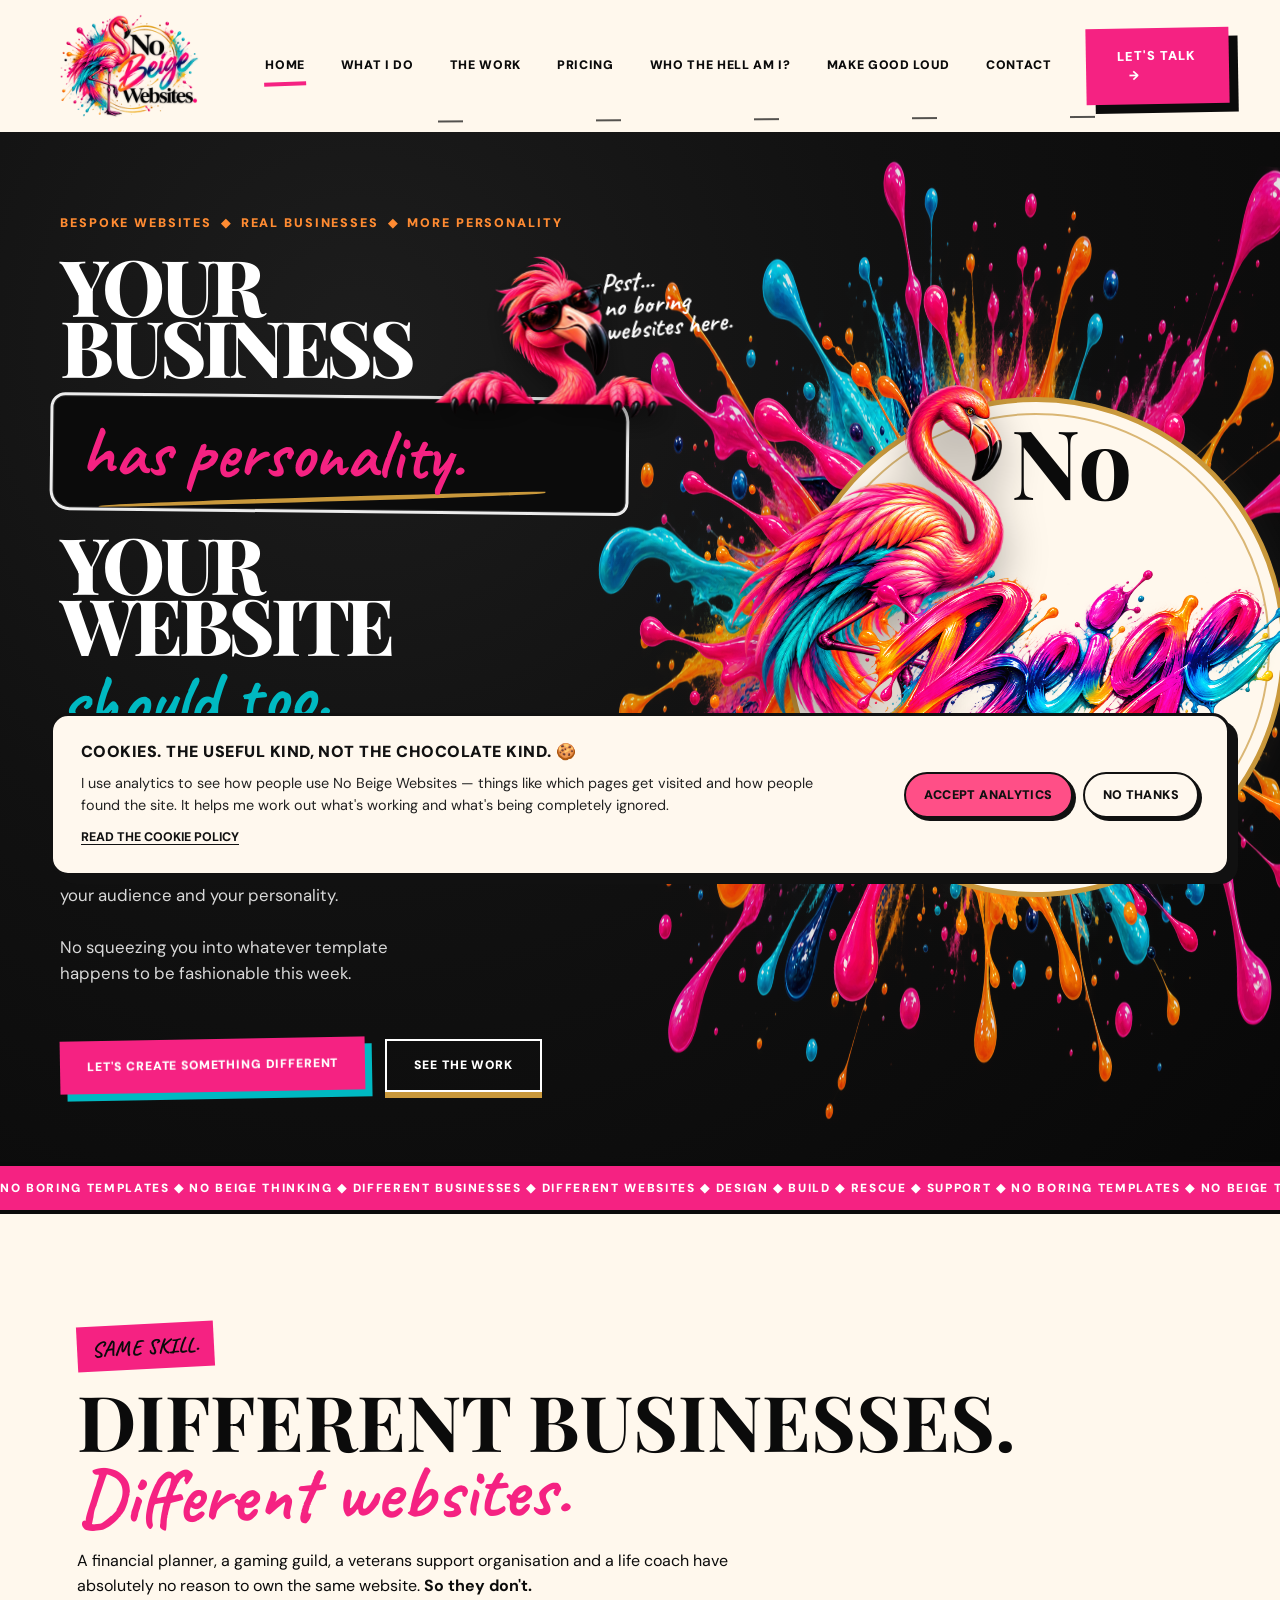
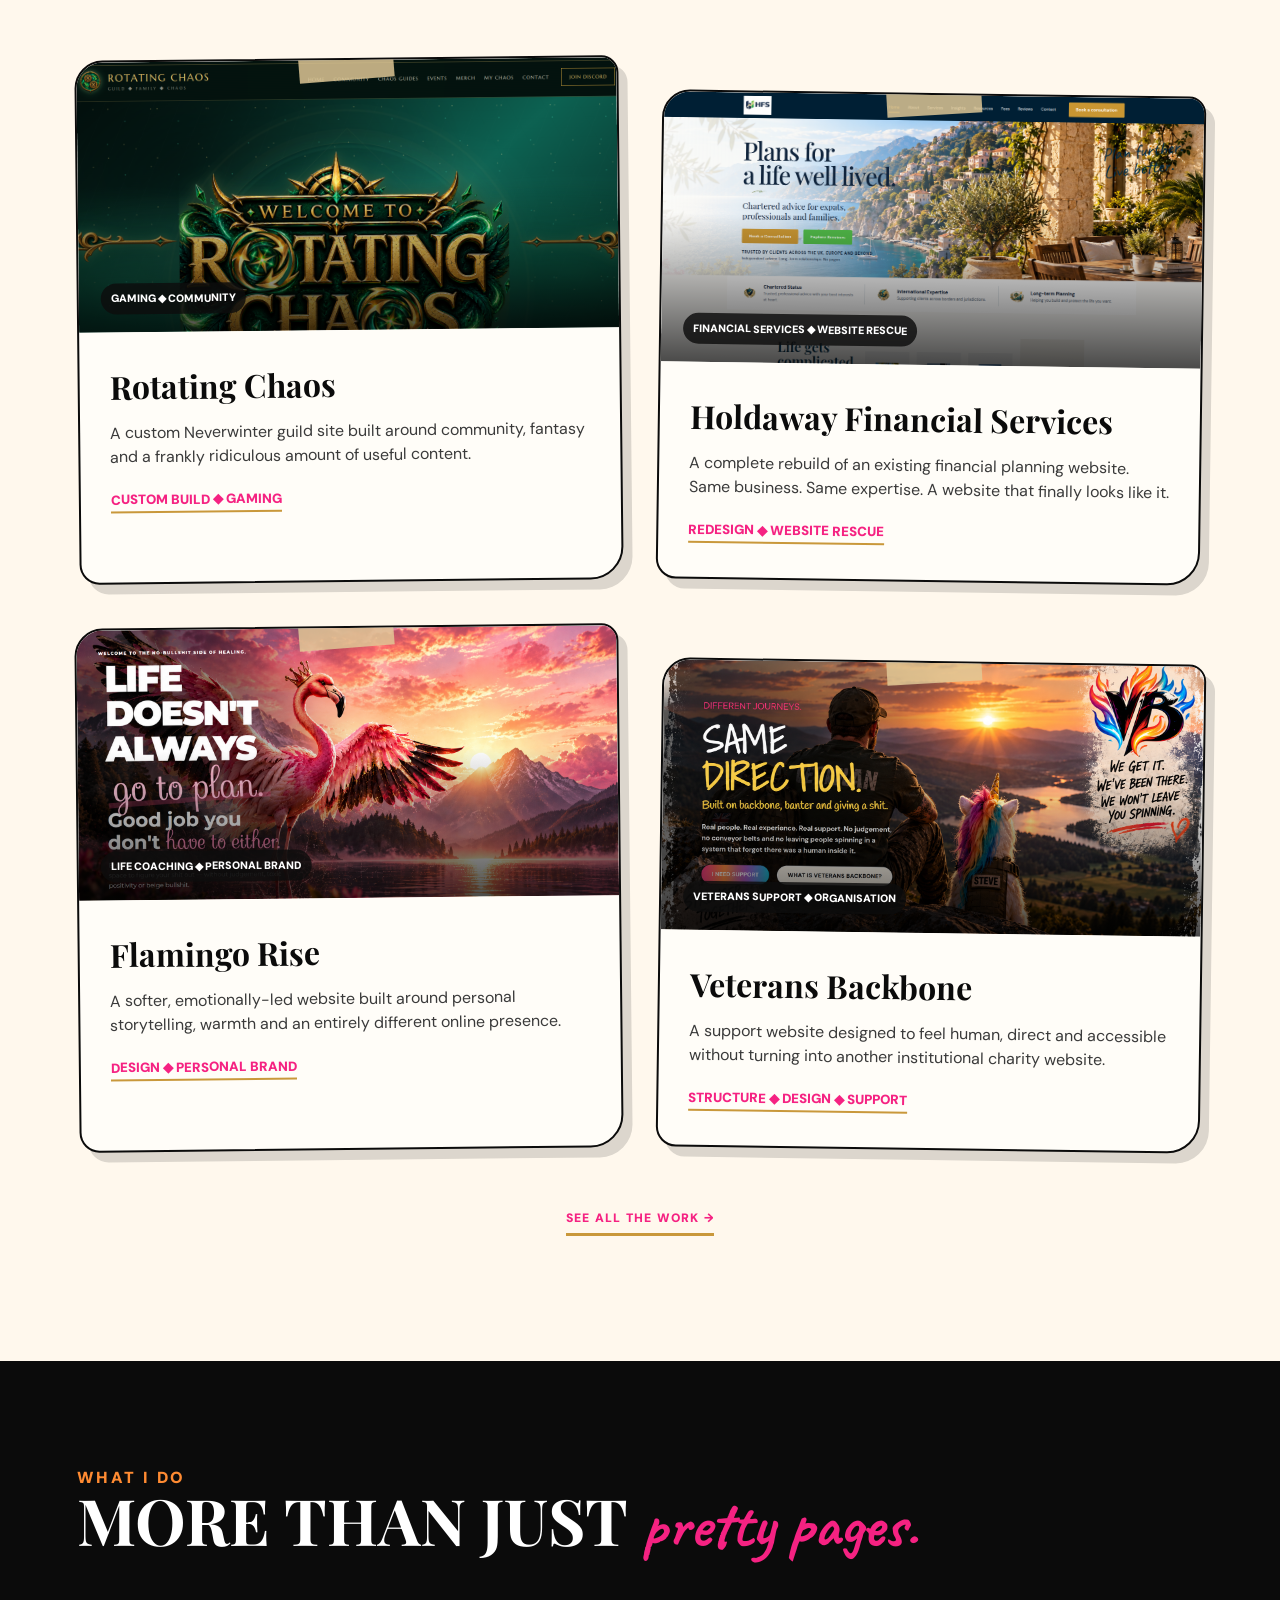
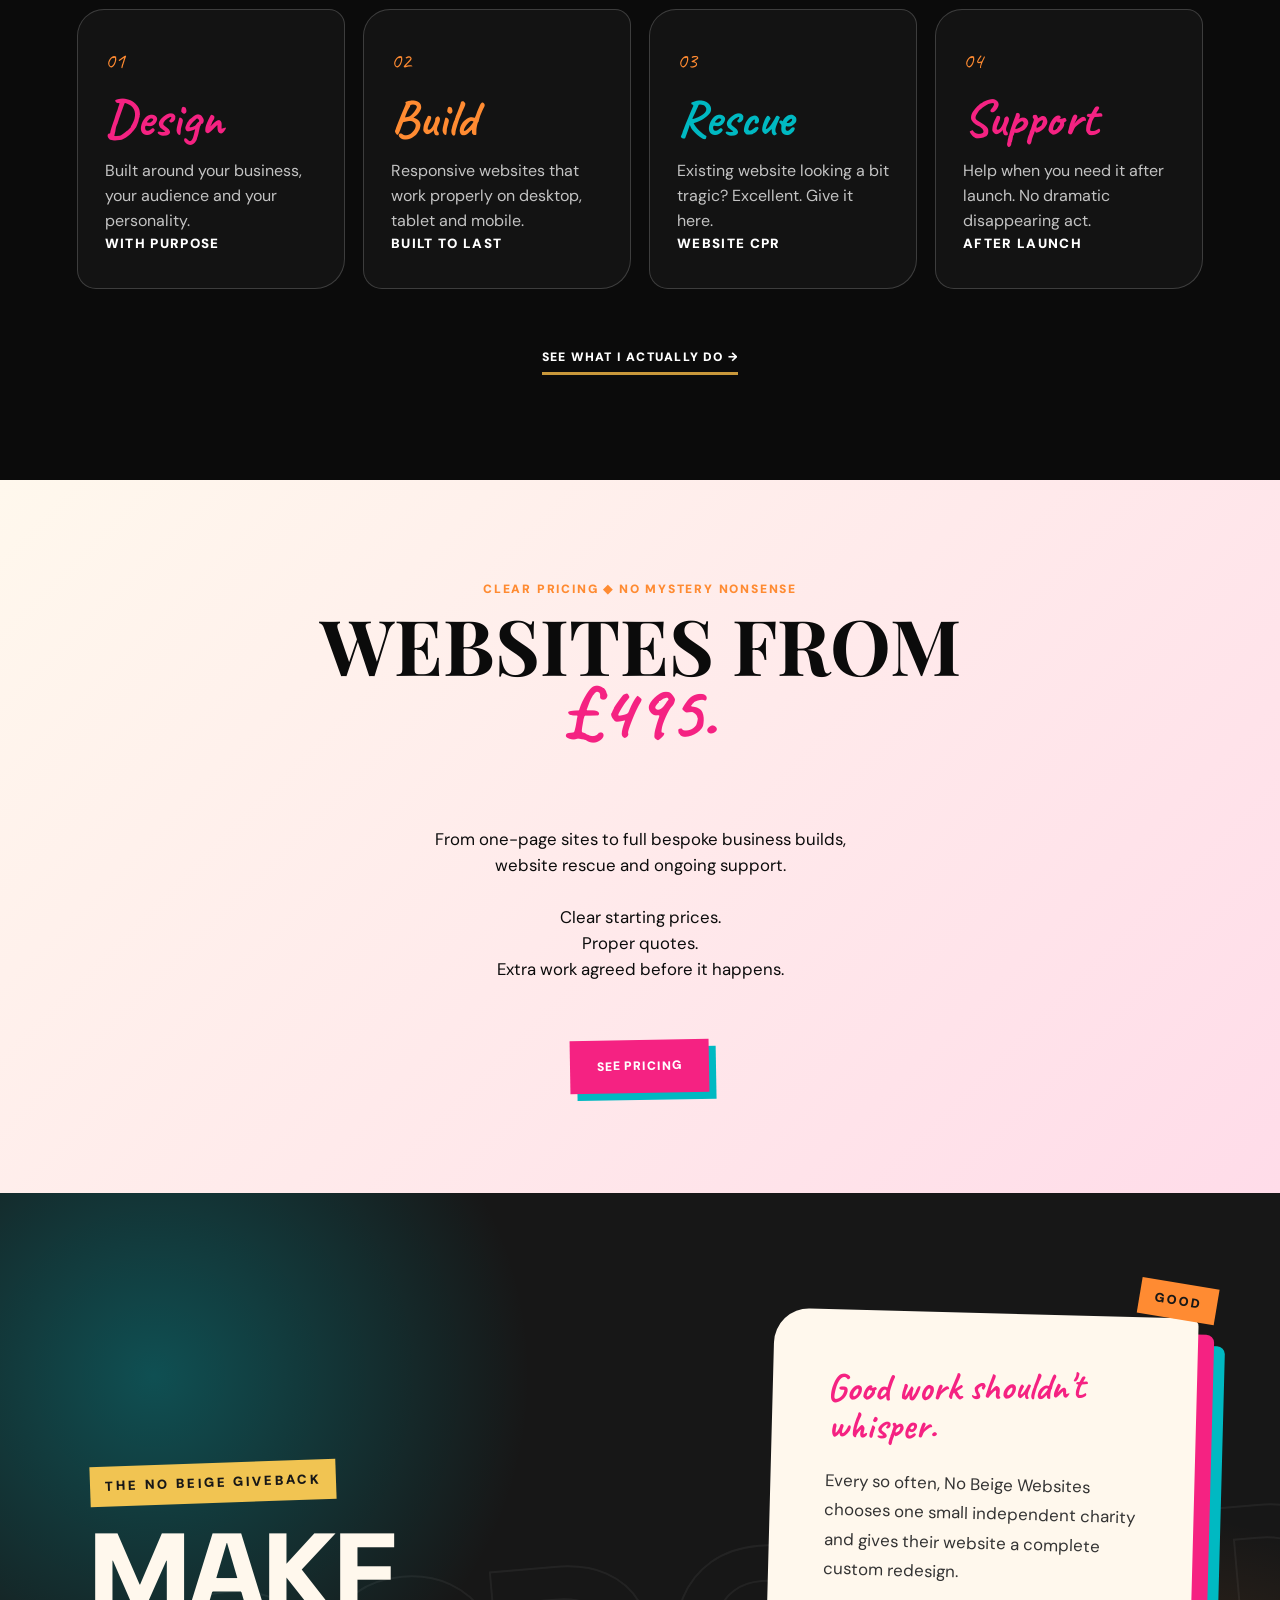
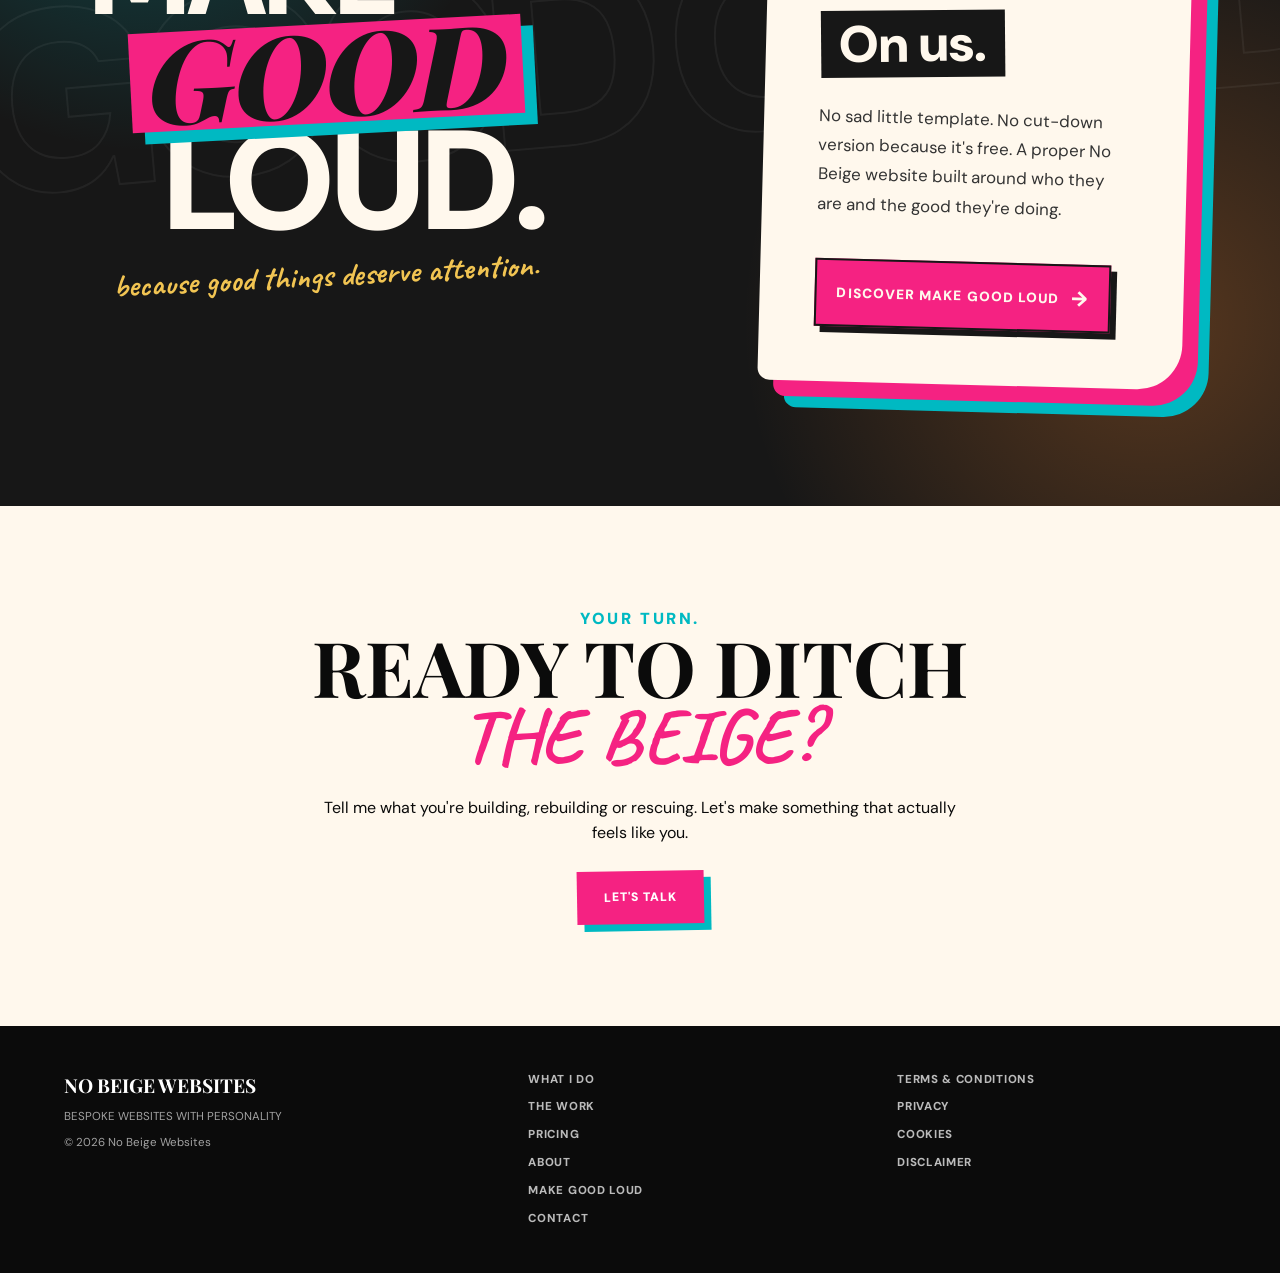
<file: index.html>
<!DOCTYPE html>
<html lang="en">

<head>

  <meta charset="UTF-8">

  <meta
    name="viewport"
    content="width=device-width, initial-scale=1.0"
  >

  <meta
    name="description"
    content="No Beige Websites creates bold bespoke websites with actual personality. Design, build, website rescue and ongoing support."
  >

  <title>
    No Beige Websites | Besoke Websites With Personality
  </title>


  <!-- GOOGLE FONTS -->

  <link
    rel="preconnect"
    href="https://fonts.googleapis.com"
  >

  <link
    rel="preconnect"
    href="https://fonts.gstatic.com"
    crossorigin
  >

  <link
    href="https://fonts.googleapis.com/css2?family=Caveat:wght@600;700&family=DM+Sans:wght@400;500;600;700;800;900&family=Playfair+Display:wght@600;700;800;900&display=swap"
    rel="stylesheet"
  >


  <link
    rel="stylesheet"
    href="style.css?v=11"
  >


  <!-- COOKIE CONSENT + GOOGLE ANALYTICS -->

  <script src="cookies.js"></script>

</head>


<body>


  <!-- ======================================================
       HEADER
       ====================================================== -->

  <header class="site-header">


    <!-- LOGO -->

    <a
      href="index.html"
      class="header-logo"
      aria-label="No Beige Websites home"
    >

      <img
        src="images/logono.png"
        alt="No Beige Websites"
      >

    </a>


    <!-- DESKTOP NAVIGATION -->

    <nav class="main-nav">

      <a
        href="index.html"
        class="active"
      >
        HOME
      </a>

      <a href="services.html">
        WHAT I DO
      </a>

      <a href="work.html">
        THE WORK
      </a>

      <a href="pricing.html">
        PRICING
      </a>

      <a href="about.html">
        WHO THE HELL AM I?
      </a>

      <a href="make-good-loud.html">
        MAKE GOOD LOUD
      </a>

      <a href="contact.html">
        CONTACT
      </a>

    </nav>


    <!-- MOBILE MENU BUTTON -->

    <button
      class="mobile-menu-toggle"
      type="button"
      aria-label="Open navigation menu"
      aria-expanded="false"
      aria-controls="mobile-menu"
    >
      <span></span>
      <span></span>
      <span></span>
    </button>


    <!-- MOBILE NAVIGATION -->

    <nav
      class="mobile-menu"
      id="mobile-menu"
      aria-label="Mobile navigation"
    >

      <a href="index.html">HOME</a>
      <a href="services.html">WHAT I DO</a>
      <a href="work.html">THE WORK</a>
      <a href="pricing.html">PRICING</a>
      <a href="about.html">WHO THE HELL AM I?</a>
      <a href="make-good-loud.html">MAKE GOOD LOUD</a>
      <a href="contact.html">CONTACT</a>

    </nav>


    <!-- CTA -->

    <a
      href="contact.html"
      class="header-cta"
    >
      LET'S TALK
      <span>→</span>
    </a>


  </header>



  <main>


    <!-- ======================================================
         HERO
         ====================================================== -->

    <section class="hero">


      <!-- HERO LEFT -->

      <div class="hero-copy-wrap">


        <p class="hero-eyebrow">

          BESPOKE WEBSITES

          <span>◆</span>

          REAL BUSINESSES

          <span>◆</span>

          MORE PERSONALITY

        </p>


        <h1 class="hero-title">


          <span class="hero-serif">
            YOUR
          </span>

          <span class="hero-serif">
            BUSINESS
          </span>


          <!-- PERSONALITY SIGN -->

          <span class="personality-strip">


            <img
              src="images/peeking-final.png"
              alt=""
              class="personality-flamingo"
              aria-hidden="true"
            >


            <span class="flamingo-whisper">

              Psst...<br>

              no boring<br>

              websites here.

            </span>


            <span class="personality-text">
              has personality.
            </span>


          </span>


          <span class="hero-serif hero-website">
            YOUR
          </span>

          <span class="hero-serif">
            WEBSITE
          </span>


          <span class="hero-should">
            should too.
          </span>


        </h1>


        <p class="hero-punchline">
          Otherwise... what's the bloody point?
        </p>


        <p class="hero-description">

          Websites designed around your business,
          your audience and your personality.

          No squeezing you into whatever template
          happens to be fashionable this week.

        </p>


        <div class="hero-buttons">


          <a
            href="contact.html"
            class="btn btn-pink"
          >
            LET'S CREATE SOMETHING DIFFERENT
          </a>


          <a
            href="work.html"
            class="btn btn-outline"
          >
            SEE THE WORK
          </a>


        </div>


      </div>



      <!-- HERO RIGHT -->

      <div class="hero-art">


        <!-- BIG OUTER PAINT EXPLOSION -->

        <img
          src="images/paint-outer-final.png"
          alt=""
          class="hero-splash hero-splash-outer"
          aria-hidden="true"
        >


        <!-- INNER PAINT EXPLOSION -->

        <img
          src="images/paint-inner-final.png"
          alt=""
          class="hero-splash hero-splash-inner"
          aria-hidden="true"
        >


        <!-- CREAM / GOLD BADGE -->

        <div
          class="hero-badge"
          aria-hidden="true"
        >

          <div class="hero-badge-inner"></div>

        </div>


        <!-- MAIN FLAMINGO -->

        <img
          src="images/flamingo-final.png"
          alt=""
          class="hero-main-flamingo"
          aria-hidden="true"
        >


        <!-- NO -->

        <span class="hero-logo-no">
          No
        </span>


        <!-- BEIGE -->

        <img
          src="images/beige-word-final.png"
          alt="Beige"
          class="hero-beige-word"
        >


        <!-- WEBSITES -->

        <span class="hero-logo-websites">
          Websites<span class="hero-logo-dot">.</span>
        </span>


      </div>


    </section>



    <!-- ======================================================
         BRAND STRIP
         ====================================================== -->

    <section class="brand-strip">

      <div class="brand-strip-track">

        NO BORING TEMPLATES ◆
        NO BEIGE THINKING ◆
        DIFFERENT BUSINESSES ◆
        DIFFERENT WEBSITES ◆
        DESIGN ◆
        BUILD ◆
        RESCUE ◆
        SUPPORT ◆

        NO BORING TEMPLATES ◆
        NO BEIGE THINKING ◆
        DIFFERENT BUSINESSES ◆
        DIFFERENT WEBSITES ◆
        DESIGN ◆
        BUILD ◆
        RESCUE ◆
        SUPPORT ◆

      </div>

    </section>



    <!-- ======================================================
         PORTFOLIO
         ====================================================== -->

    <section
      class="work-section"
      id="work"
    >


      <div class="work-heading">


        <span class="pink-note">
          SAME SKILL.
        </span>


        <h2>

          DIFFERENT BUSINESSES.

          <span>
            Different websites.
          </span>

        </h2>


        <p>

          A financial planner, a gaming guild,
          a veterans support organisation and a life coach
          have absolutely no reason to own the same website.

          <strong>
            So they don't.
          </strong>

        </p>


      </div>



      <div class="work-grid">


        <!-- ROTATING CHAOS -->

        <a
          href="work.html"
          class="work-card"
          aria-label="See Rotating Chaos project"
        >

          <div class="work-card-image-wrap">

            <img
              src="images/rotating-chaos.png"
              alt="Rotating Chaos gaming website"
            >

            <span>
              GAMING ◆ COMMUNITY
            </span>

          </div>


          <div class="work-card-copy">

            <h3>
              Rotating Chaos
            </h3>

            <p>

              A custom Neverwinter guild site built around
              community, fantasy and a frankly ridiculous
              amount of useful content.

            </p>

            <small>
              CUSTOM BUILD ◆ GAMING
            </small>

          </div>

        </a>



        <!-- HFS -->

        <a
          href="work.html"
          class="work-card work-card-drop"
          aria-label="See Holdaway Financial Services project"
        >

          <div class="work-card-image-wrap">

            <img
              src="images/holdaway-financial-services.png"
              alt="Holdaway Financial Services redesigned website"
            >

            <span>
              FINANCIAL SERVICES ◆ WEBSITE RESCUE
            </span>

          </div>


          <div class="work-card-copy">

            <h3>
              Holdaway Financial Services
            </h3>

            <p>

              A complete rebuild of an existing financial
              planning website.

              Same business. Same expertise.
              A website that finally looks like it.

            </p>

            <small>
              REDESIGN ◆ WEBSITE RESCUE
            </small>

          </div>

        </a>



        <!-- FLAMINGO RISE -->

        <a
          href="work.html"
          class="work-card"
          aria-label="See Flamingo Rise project"
        >

          <div class="work-card-image-wrap">

            <img
              src="images/flamingo-rise.png"
              alt="Flamingo Rise life coaching website"
            >

            <span>
              LIFE COACHING ◆ PERSONAL BRAND
            </span>

          </div>


          <div class="work-card-copy">

            <h3>
              Flamingo Rise
            </h3>

            <p>

              A softer, emotionally-led website built around
              personal storytelling, warmth and an entirely
              different online presence.

            </p>

            <small>
              DESIGN ◆ PERSONAL BRAND
            </small>

          </div>

        </a>



        <!-- VETERANS BACKBONE -->

        <a
          href="work.html"
          class="work-card work-card-drop"
          aria-label="See Veterans Backbone project"
        >

          <div class="work-card-image-wrap">

            <img
              src="images/veterans-backbone.png"
              alt="Veterans Backbone support website"
            >

            <span>
              VETERANS SUPPORT ◆ ORGANISATION
            </span>

          </div>


          <div class="work-card-copy">

            <h3>
              Veterans Backbone
            </h3>

            <p>

              A support website designed to feel human,
              direct and accessible without turning into
              another institutional charity website.

            </p>

            <small>
              STRUCTURE ◆ DESIGN ◆ SUPPORT
            </small>

          </div>

        </a>


      </div>


      <!-- WORK PAGE LINK -->

      <div class="home-section-link-wrap">

        <a
          href="work.html"
          class="home-section-link"
        >
          SEE ALL THE WORK →
        </a>

      </div>


    </section>



    <!-- ======================================================
         WHAT I DO
         ====================================================== -->

    <section class="services-section">


      <div class="services-heading">

        <p>
          WHAT I DO
        </p>

        <h2>

          MORE THAN JUST

          <span>
            pretty pages.
          </span>

        </h2>

      </div>


      <div class="services-grid">


        <a
          href="services.html"
          class="service-card"
        >

          <span class="service-number">
            01
          </span>

          <h3>
            Design
          </h3>

          <p>

            Built around your business,
            your audience and your personality.

          </p>

          <small>
            WITH PURPOSE
          </small>

        </a>


        <a
          href="services.html"
          class="service-card"
        >

          <span class="service-number">
            02
          </span>

          <h3>
            Build
          </h3>

          <p>

            Responsive websites that work properly
            on desktop, tablet and mobile.

          </p>

          <small>
            BUILT TO LAST
          </small>

        </a>


        <a
          href="services.html"
          class="service-card"
        >

          <span class="service-number">
            03
          </span>

          <h3>
            Rescue
          </h3>

          <p>

            Existing website looking a bit tragic?
            Excellent. Give it here.

          </p>

          <small>
            WEBSITE CPR
          </small>

        </a>


        <a
          href="services.html"
          class="service-card"
        >

          <span class="service-number">
            04
          </span>

          <h3>
            Support
          </h3>

          <p>

            Help when you need it after launch.
            No dramatic disappearing act.

          </p>

          <small>
            AFTER LAUNCH
          </small>

        </a>


      </div>


      <!-- SERVICES PAGE LINK -->

      <div class="home-section-link-wrap home-section-link-dark">

        <a
          href="services.html"
          class="home-section-link"
        >
          SEE WHAT I ACTUALLY DO →
        </a>

      </div>


    </section>



    <!-- ======================================================
         PRICING TEASER
         ====================================================== -->

    <section class="home-pricing-teaser">


      <p>
        CLEAR PRICING ◆ NO MYSTERY NONSENSE
      </p>


      <h2>

        WEBSITES FROM

        <span>
          £495.
        </span>

      </h2>


      <p class="home-pricing-copy">

        From one-page sites to full bespoke business builds,
        website rescue and ongoing support.

        Clear starting prices.
        Proper quotes.
        Extra work agreed before it happens.

      </p>


      <a
        href="pricing.html"
        class="btn btn-pink"
      >
        SEE PRICING
      </a>


    </section>



    <!-- ======================================================
         MAKE GOOD LOUD
         ====================================================== -->

    <section class="home-mgl">


      <!-- BACKGROUND ECHO -->

      <div
        class="home-mgl-echo"
        aria-hidden="true"
      >
        GOOD GOOD GOOD
      </div>


      <div class="home-mgl-inner">


        <div class="home-mgl-heading">


          <p class="home-mgl-eyebrow">
            THE NO BEIGE GIVEBACK
          </p>


          <h2>

            <span class="home-mgl-make">
              MAKE
            </span>

            <span class="home-mgl-good">
              GOOD
            </span>

            <span class="home-mgl-loud">
              LOUD.
            </span>

          </h2>


        </div>


        <div class="home-mgl-copy">


          <p class="home-mgl-script">
            Good work shouldn't whisper.
          </p>


          <p>

            Every so often, No Beige Websites chooses
            one small independent charity and gives
            their website a complete custom redesign.

          </p>


          <p class="home-mgl-on-us">
            On us.
          </p>


          <p>

            No sad little template.
            No cut-down version because it's free.
            A proper No Beige website built around
            who they are and the good they're doing.

          </p>


          <a
            href="make-good-loud.html"
            class="home-mgl-link"
          >
            DISCOVER MAKE GOOD LOUD
            <span>→</span>
          </a>


        </div>


      </div>


    </section>



    <!-- ======================================================
         FINAL CTA
         ====================================================== -->

    <section class="home-cta">


      <p>
        YOUR TURN.
      </p>


      <h2>

        READY TO DITCH

        <span>
          THE BEIGE?
        </span>

      </h2>


      <p class="home-cta-copy">

        Tell me what you're building,
        rebuilding or rescuing.

        Let's make something that actually feels like you.

      </p>


      <a
        href="contact.html"
        class="btn btn-pink"
      >
        LET'S TALK
      </a>


    </section>


  </main>



  <!-- ======================================================
       FOOTER
       ====================================================== -->

  <footer class="site-footer site-footer-expanded">


    <div class="footer-brand">

      <strong>
        NO BEIGE WEBSITES
      </strong>

      <span>
        BESPOKE WEBSITES WITH PERSONALITY
      </span>

      <span>
        © 2026 No Beige Websites
      </span>

    </div>


    <nav
      class="footer-nav"
      aria-label="Footer navigation"
    >

      <a href="services.html">
        WHAT I DO
      </a>

      <a href="work.html">
        THE WORK
      </a>

      <a href="pricing.html">
        PRICING
      </a>

      <a href="about.html">
        ABOUT
      </a>

      <a href="make-good-loud.html">
        MAKE GOOD LOUD
      </a>

      <a href="contact.html">
        CONTACT
      </a>

    </nav>


    <nav
      class="footer-legal"
      aria-label="Legal navigation"
    >

      <a href="terms.html">
        TERMS & CONDITIONS
      </a>

      <a href="privacy.html">
        PRIVACY
      </a>

      <a href="cookies.html">
        COOKIES
      </a>

      <a href="disclaimer.html">
        DISCLAIMER
      </a>

    </nav>


  </footer>



  <!-- ======================================================
       COOKIE CONSENT
       ====================================================== -->

  <div
    class="cookie-banner"
    id="cookie-banner"
    role="dialog"
    aria-label="Cookie preferences"
    aria-live="polite"
    hidden
  >

    <div class="cookie-banner-copy">

      <strong>
        COOKIES. THE USEFUL KIND, NOT THE CHOCOLATE KIND. 🍪
      </strong>

      <p>
        I use analytics to see how people use No Beige Websites —
        things like which pages get visited and how people found the site.
        It helps me work out what's working and what's being completely ignored.
      </p>

      <a href="cookies.html">
        READ THE COOKIE POLICY
      </a>

    </div>


    <div class="cookie-banner-actions">

      <button
        type="button"
        id="cookie-accept"
        class="cookie-btn"
      >
        ACCEPT ANALYTICS
      </button>

      <button
        type="button"
        id="cookie-reject"
        class="cookie-btn"
      >
        NO THANKS
      </button>

    </div>

  </div>



  <!-- ======================================================
       MOBILE MENU
       ====================================================== -->

  <script>

    const menuButton =
      document.querySelector('.mobile-menu-toggle');

    const mobileMenu =
      document.querySelector('.mobile-menu');


    if (menuButton && mobileMenu) {

      menuButton.addEventListener('click', () => {

        const isOpen =
          mobileMenu.classList.toggle('is-open');

        menuButton.classList.toggle(
          'is-open',
          isOpen
        );

        menuButton.setAttribute(
          'aria-expanded',
          isOpen ? 'true' : 'false'
        );

      });

    }

  </script>


</body>

</html>
</file>
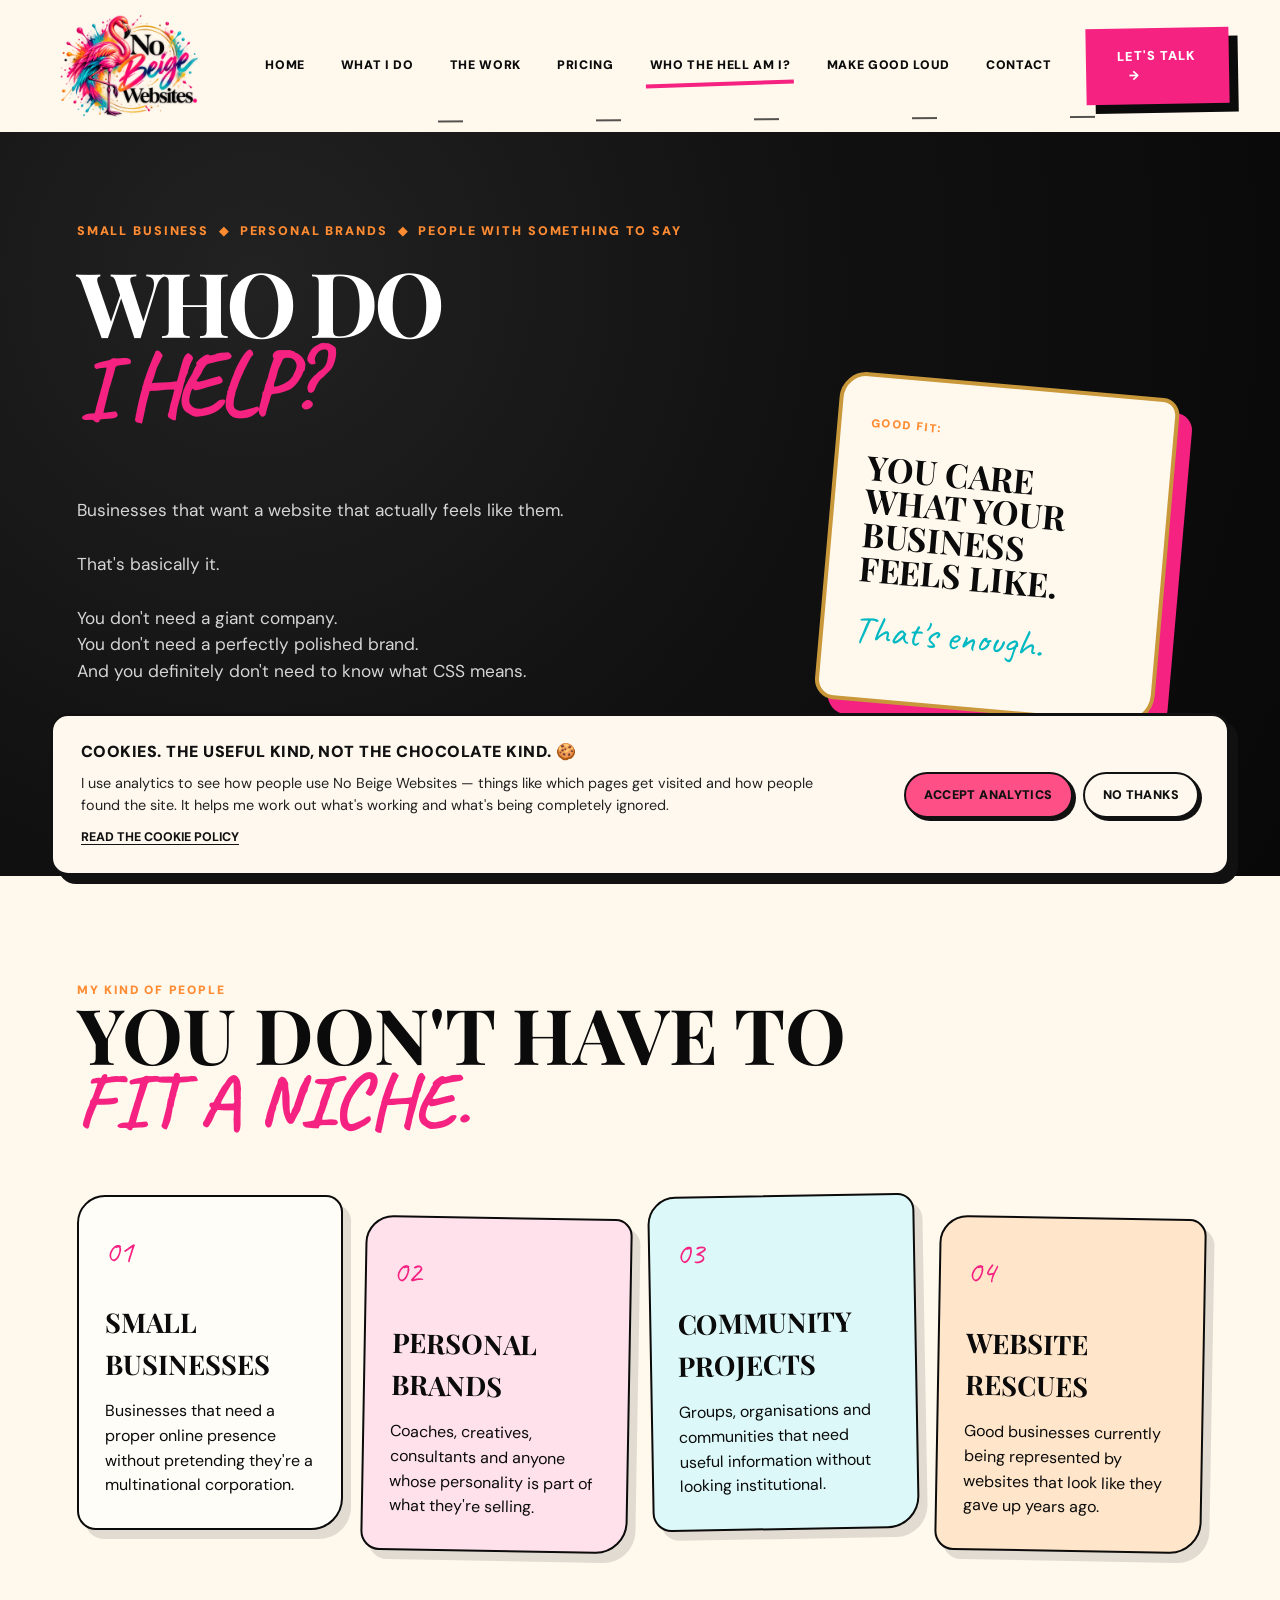
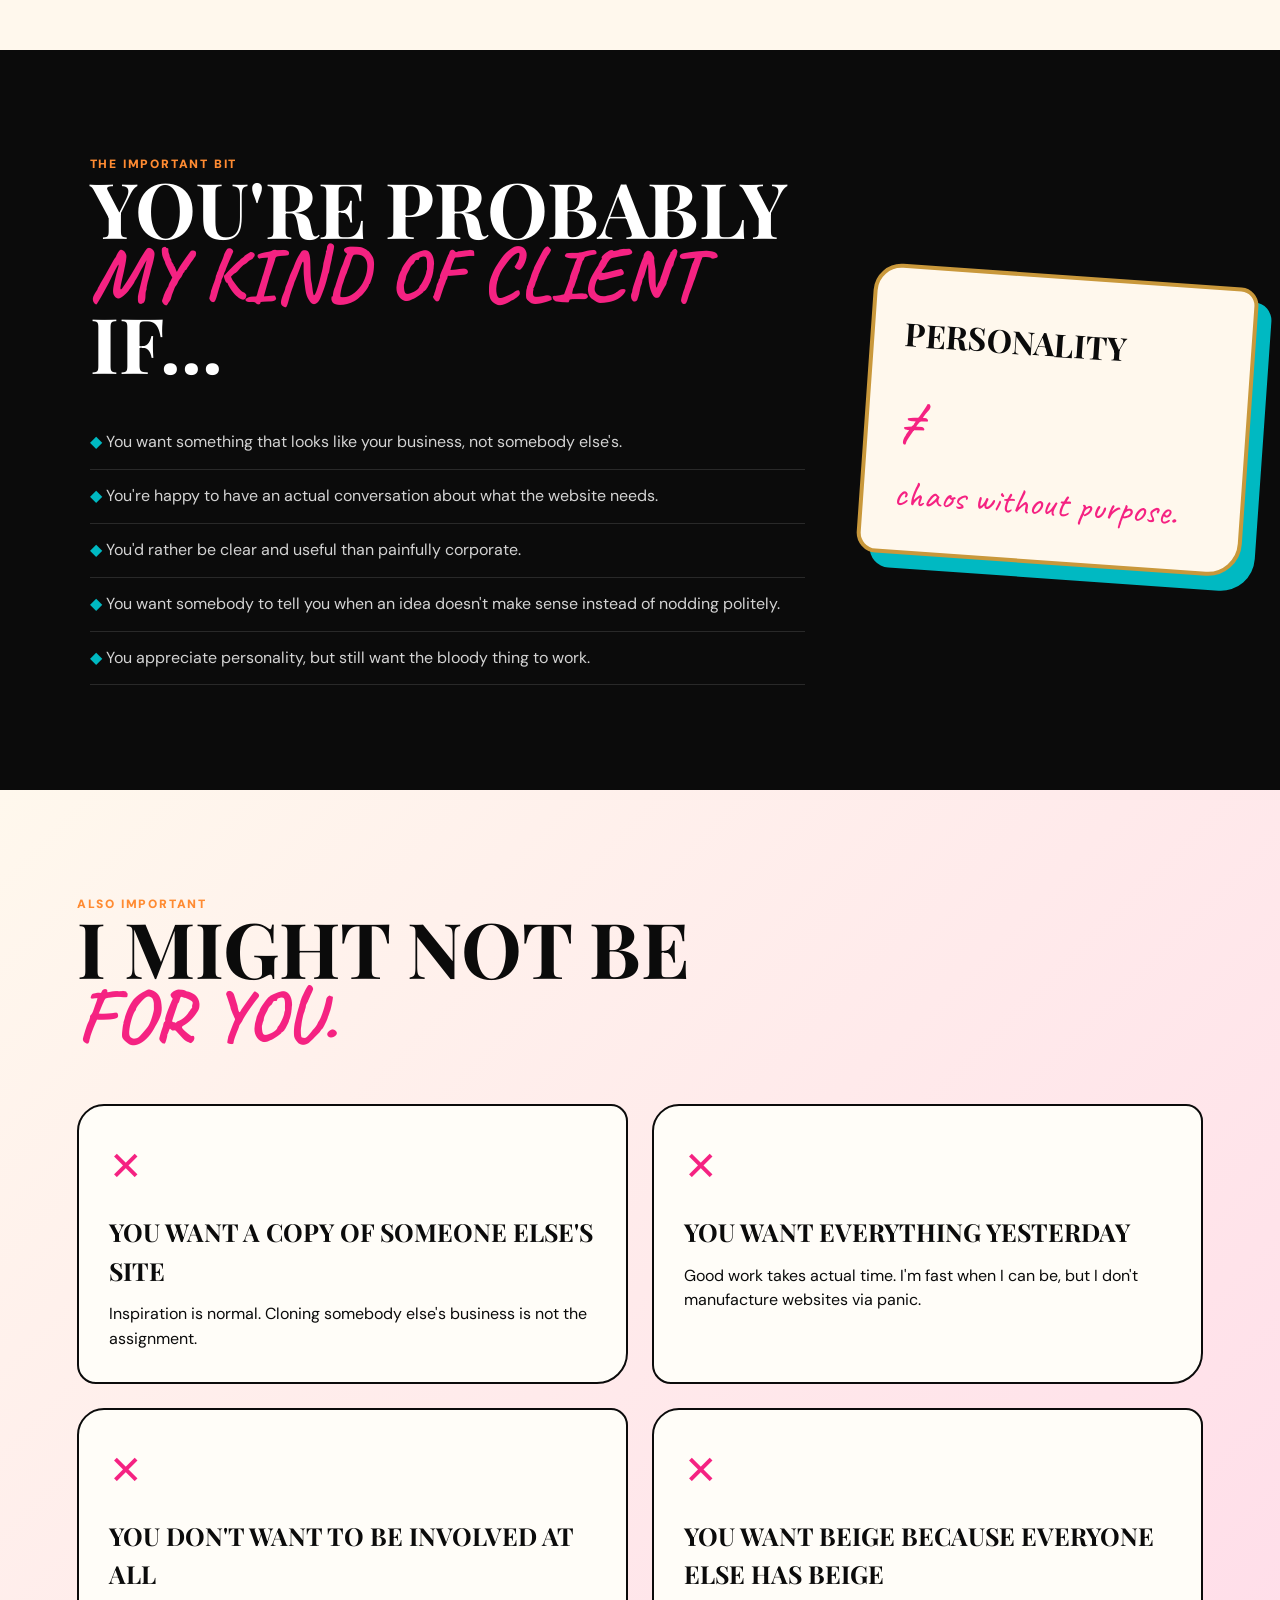
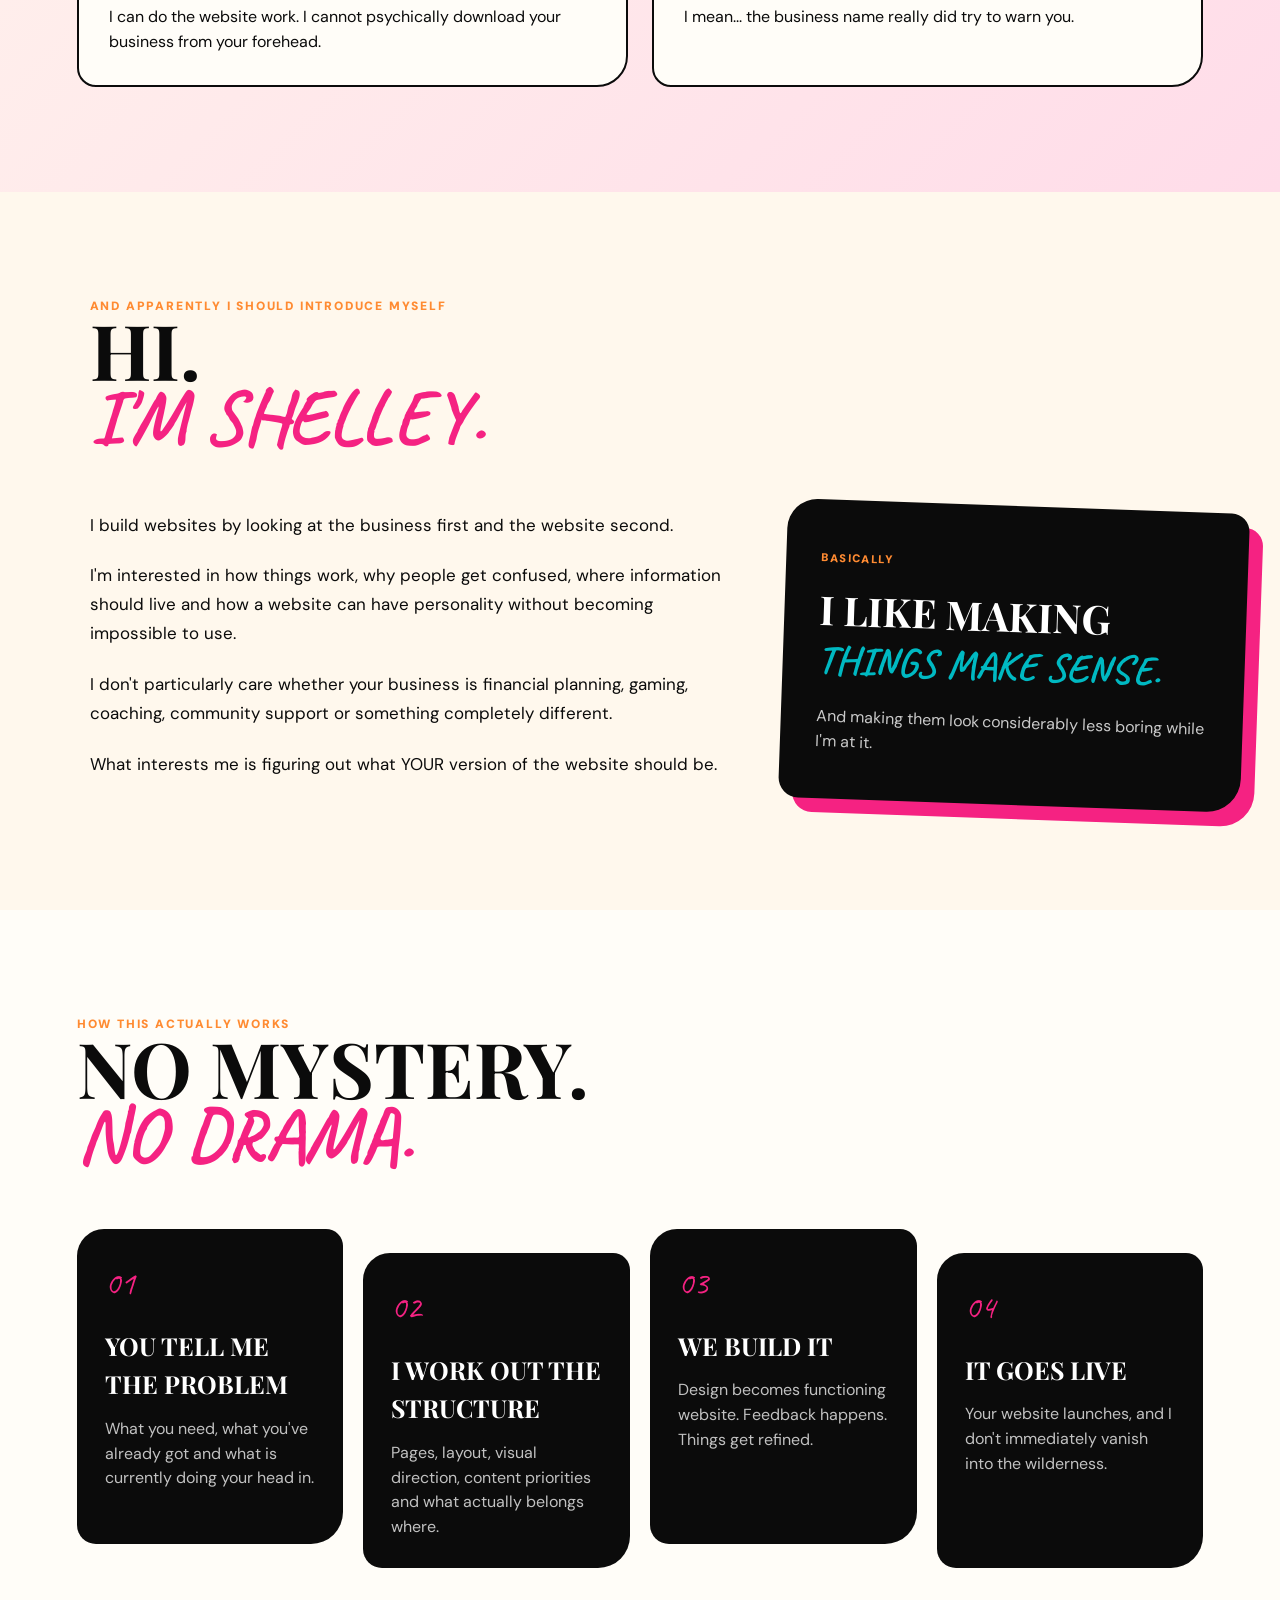
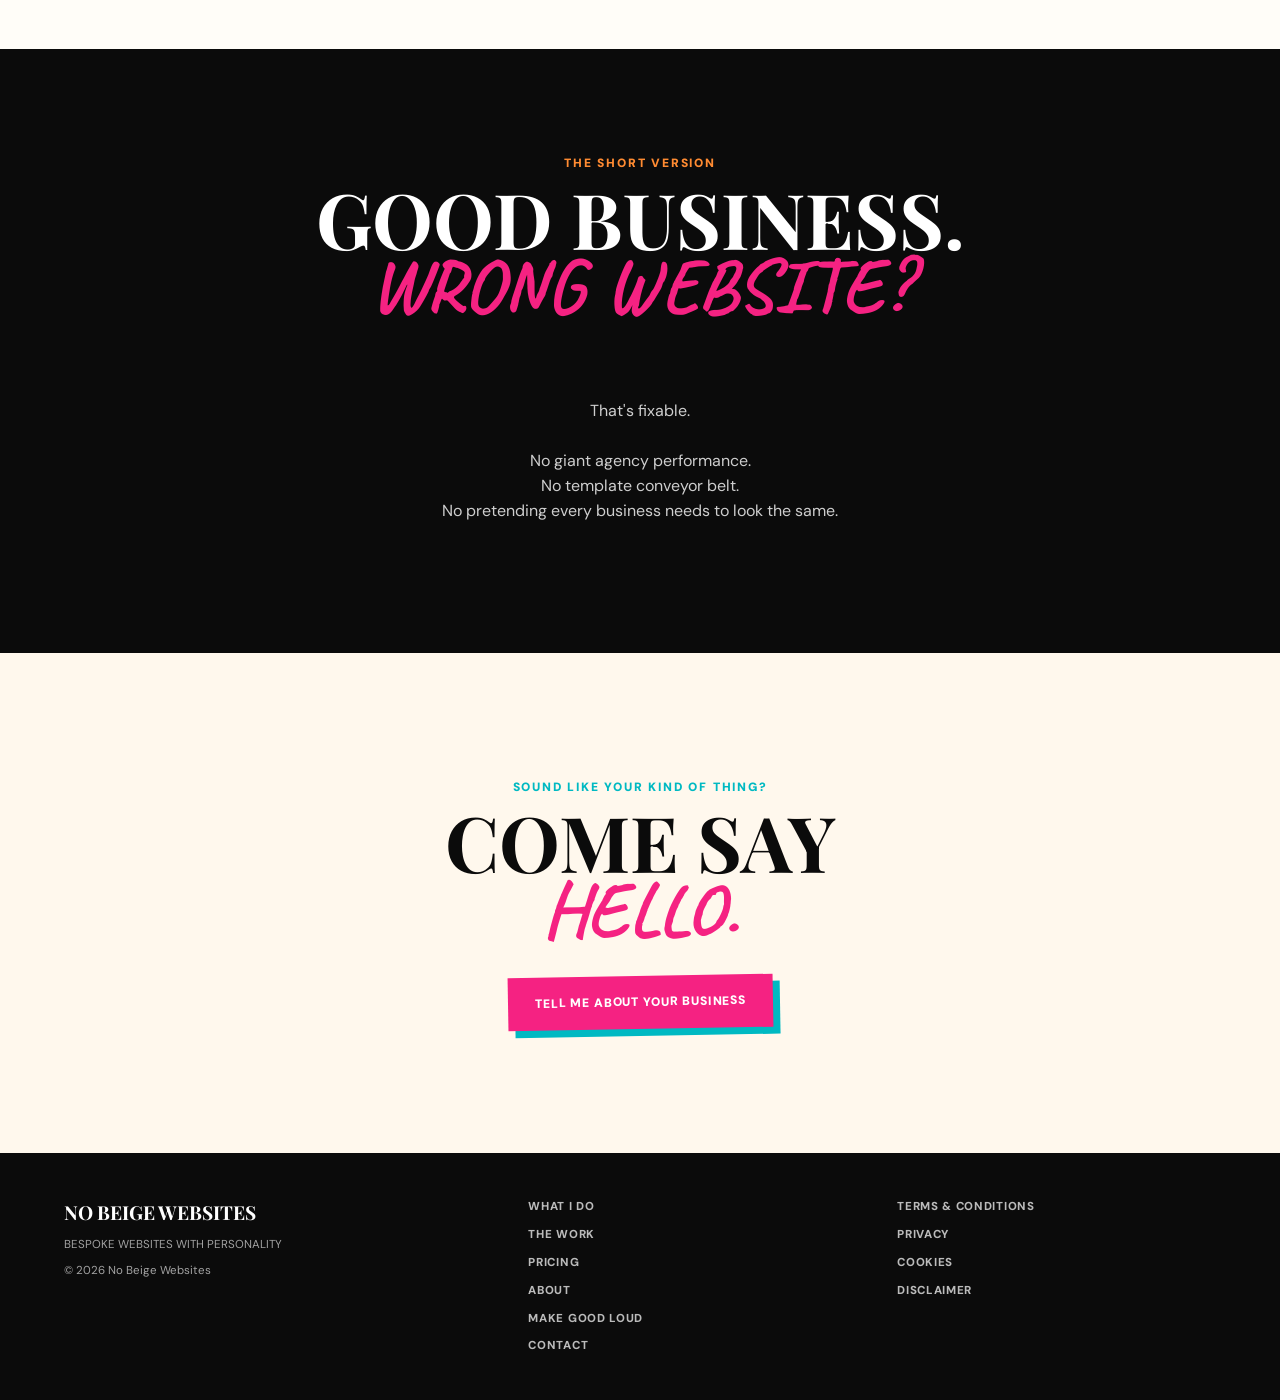
<file: about.html>
<!DOCTYPE html>
<html lang="en">

<head>

  <meta charset="UTF-8">

  <meta
    name="viewport"
    content="width=device-width, initial-scale=1.0"
  >

  <meta
    name="description"
    content="Who No Beige Websites works with, how projects are approached and the person behind the websites."
  >

  <title>
    Who I Help | No Beige Websites
  </title>


  <!-- GOOGLE FONTS -->

  <link
    rel="preconnect"
    href="https://fonts.googleapis.com"
  >

  <link
    rel="preconnect"
    href="https://fonts.gstatic.com"
    crossorigin
  >

  <link
    href="https://fonts.googleapis.com/css2?family=Caveat:wght@600;700&family=DM+Sans:wght@400;500;600;700;800;900&family=Playfair+Display:wght@600;700;800;900&display=swap"
    rel="stylesheet"
  >


  <link
    rel="stylesheet"
    href="style.css?v=11"
  >


  <!-- COOKIE CONSENT + GOOGLE ANALYTICS -->

  <script src="cookies.js"></script>

</head>



<body>


  <!-- ======================================================
       HEADER
       ====================================================== -->

  <header class="site-header">


    <a
      href="index.html"
      class="header-logo"
      aria-label="No Beige Websites home"
    >

      <img
        src="images/logono.png"
        alt="No Beige Websites"
      >

    </a>



    <!-- DESKTOP NAVIGATION -->

    <nav class="main-nav">

      <a href="index.html">
        HOME
      </a>

      <a href="services.html">
        WHAT I DO
      </a>

      <a href="work.html">
        THE WORK
      </a>

      <a href="pricing.html">
        PRICING
      </a>

      <a
        href="about.html"
        class="active"
      >
        WHO THE HELL AM I?
      </a>

      <a href="make-good-loud.html">
        MAKE GOOD LOUD
      </a>

      <a href="contact.html">
        CONTACT
      </a>

    </nav>



    <!-- MOBILE MENU BUTTON -->

    <button
      class="mobile-menu-toggle"
      type="button"
      aria-label="Open navigation menu"
      aria-expanded="false"
      aria-controls="mobile-menu"
    >
      <span></span>
      <span></span>
      <span></span>
    </button>



    <!-- MOBILE NAVIGATION -->

    <nav
      class="mobile-menu"
      id="mobile-menu"
      aria-label="Mobile navigation"
    >

      <a href="index.html">HOME</a>
      <a href="services.html">WHAT I DO</a>
      <a href="work.html">THE WORK</a>
      <a href="pricing.html">PRICING</a>
      <a href="about.html">WHO THE HELL AM I?</a>
      <a href="make-good-loud.html">MAKE GOOD LOUD</a>
      <a href="contact.html">CONTACT</a>

    </nav>



    <a
      href="contact.html"
      class="header-cta"
    >
      LET'S TALK
      <span>→</span>
    </a>


  </header>




  <main>


    <!-- ======================================================
         ABOUT HERO
         ====================================================== -->

    <section class="about-page-hero">


      <div class="about-hero-copy">


        <p class="about-eyebrow">

          SMALL BUSINESS

          <span>◆</span>

          PERSONAL BRANDS

          <span>◆</span>

          PEOPLE WITH SOMETHING TO SAY

        </p>



        <h1>

          WHO DO

          <span>
            I HELP?
          </span>

        </h1>



        <p class="about-intro">

          Businesses that want a website that actually feels like them.

          That's basically it.

          You don't need a giant company.
          You don't need a perfectly polished brand.
          And you definitely don't need to know what CSS means.

        </p>



        <p class="about-hand-note">
          That's my problem. Not yours. 😂
        </p>


      </div>



      <div class="about-hero-art">


        <div class="about-note-card">

          <span>
            GOOD FIT:
          </span>

          <strong>
            YOU CARE WHAT YOUR BUSINESS FEELS LIKE.
          </strong>

          <em>
            That's enough.
          </em>

        </div>


      </div>


    </section>




    <!-- ======================================================
         WHO I HELP
         ====================================================== -->

    <section class="who-help-section">


      <div class="about-section-heading">


        <p>
          MY KIND OF PEOPLE
        </p>


        <h2>

          YOU DON'T HAVE TO

          <span>
            FIT A NICHE.
          </span>

        </h2>


      </div>



      <div class="who-help-grid">


        <article class="who-help-card">

          <span>
            01
          </span>

          <h3>
            SMALL BUSINESSES
          </h3>

          <p>

            Businesses that need a proper online presence
            without pretending they're a multinational corporation.

          </p>

        </article>



        <article class="who-help-card">

          <span>
            02
          </span>

          <h3>
            PERSONAL BRANDS
          </h3>

          <p>

            Coaches, creatives, consultants and anyone
            whose personality is part of what they're selling.

          </p>

        </article>



        <article class="who-help-card">

          <span>
            03
          </span>

          <h3>
            COMMUNITY PROJECTS
          </h3>

          <p>

            Groups, organisations and communities
            that need useful information without looking institutional.

          </p>

        </article>



        <article class="who-help-card">

          <span>
            04
          </span>

          <h3>
            WEBSITE RESCUES
          </h3>

          <p>

            Good businesses currently being represented
            by websites that look like they gave up years ago.

          </p>

        </article>


      </div>


    </section>




    <!-- ======================================================
         THE FIT
         ====================================================== -->

    <section class="fit-section">


      <div class="fit-copy">


        <p class="fit-kicker">
          THE IMPORTANT BIT
        </p>


        <h2>

          YOU'RE PROBABLY

          <span>
            MY KIND OF CLIENT
          </span>

          IF...

        </h2>


        <div class="fit-list">


          <p>
            ◆ You want something that looks like your business,
            not somebody else's.
          </p>


          <p>
            ◆ You're happy to have an actual conversation
            about what the website needs.
          </p>


          <p>
            ◆ You'd rather be clear and useful
            than painfully corporate.
          </p>


          <p>
            ◆ You want somebody to tell you when an idea
            doesn't make sense instead of nodding politely.
          </p>


          <p>
            ◆ You appreciate personality,
            but still want the bloody thing to work.
          </p>


        </div>


      </div>



      <div class="fit-sticker">

        <strong>
          PERSONALITY
        </strong>

        <span>
          ≠
        </span>

        <em>
          chaos without purpose.
        </em>

      </div>


    </section>




    <!-- ======================================================
         NOT THE RIGHT FIT
         ====================================================== -->

    <section class="not-fit-section">


      <div class="about-section-heading">


        <p>
          ALSO IMPORTANT
        </p>


        <h2>

          I MIGHT NOT BE

          <span>
            FOR YOU.
          </span>

        </h2>


      </div>



      <div class="not-fit-grid">


        <article>

          <span>
            ✕
          </span>

          <h3>
            YOU WANT A COPY OF SOMEONE ELSE'S SITE
          </h3>

          <p>

            Inspiration is normal.
            Cloning somebody else's business is not the assignment.

          </p>

        </article>



        <article>

          <span>
            ✕
          </span>

          <h3>
            YOU WANT EVERYTHING YESTERDAY
          </h3>

          <p>

            Good work takes actual time.
            I'm fast when I can be, but I don't manufacture websites via panic.

          </p>

        </article>



        <article>

          <span>
            ✕
          </span>

          <h3>
            YOU DON'T WANT TO BE INVOLVED AT ALL
          </h3>

          <p>

            I can do the website work.
            I cannot psychically download your business from your forehead.

          </p>

        </article>



        <article>

          <span>
            ✕
          </span>

          <h3>
            YOU WANT BEIGE BECAUSE EVERYONE ELSE HAS BEIGE
          </h3>

          <p>

            I mean... the business name really did try to warn you.

          </p>

        </article>


      </div>


    </section>




    <!-- ======================================================
         ABOUT ME
         ====================================================== -->

    <section class="about-me-section">


      <div class="about-me-heading">


        <p>
          AND APPARENTLY I SHOULD INTRODUCE MYSELF
        </p>


        <h2>

          HI.

          <span>
            I'M SHELLEY.
          </span>

        </h2>


      </div>



      <div class="about-me-grid">


        <div class="about-me-copy">


          <p>

            I build websites by looking at the business first
            and the website second.

          </p>


          <p>

            I'm interested in how things work,
            why people get confused,
            where information should live
            and how a website can have personality
            without becoming impossible to use.

          </p>


          <p>

            I don't particularly care whether your business
            is financial planning, gaming, coaching,
            community support or something completely different.

          </p>


          <p>

            What interests me is figuring out
            what YOUR version of the website should be.

          </p>


        </div>



        <div class="about-me-card">


          <span class="about-me-small">
            BASICALLY
          </span>


          <strong>

            I LIKE MAKING

            <em>
              THINGS MAKE SENSE.
            </em>

          </strong>


          <p>

            And making them look considerably less boring
            while I'm at it.

          </p>


        </div>


      </div>


    </section>




    <!-- ======================================================
         HOW I WORK
         ====================================================== -->

    <section class="how-i-work-section">


      <div class="about-section-heading">


        <p>
          HOW THIS ACTUALLY WORKS
        </p>


        <h2>

          NO MYSTERY.

          <span>
            NO DRAMA.
          </span>

        </h2>


      </div>



      <div class="how-i-work-grid">


        <article>

          <span>
            01
          </span>

          <h3>
            YOU TELL ME THE PROBLEM
          </h3>

          <p>

            What you need, what you've already got
            and what is currently doing your head in.

          </p>

        </article>



        <article>

          <span>
            02
          </span>

          <h3>
            I WORK OUT THE STRUCTURE
          </h3>

          <p>

            Pages, layout, visual direction,
            content priorities and what actually belongs where.

          </p>

        </article>



        <article>

          <span>
            03
          </span>

          <h3>
            WE BUILD IT
          </h3>

          <p>

            Design becomes functioning website.
            Feedback happens.
            Things get refined.

          </p>

        </article>



        <article>

          <span>
            04
          </span>

          <h3>
            IT GOES LIVE
          </h3>

          <p>

            Your website launches,
            and I don't immediately vanish into the wilderness.

          </p>

        </article>


      </div>


    </section>




    <!-- ======================================================
         FINAL POINT
         ====================================================== -->

    <section class="about-point-section">


      <p>
        THE SHORT VERSION
      </p>


      <h2>

        GOOD BUSINESS.

        <span>
          WRONG WEBSITE?
        </span>

      </h2>


      <p class="about-point-copy">

        That's fixable.

        No giant agency performance.
        No template conveyor belt.
        No pretending every business needs to look the same.

      </p>


    </section>




    <!-- ======================================================
         CTA
         ====================================================== -->

    <section class="about-bottom-cta">


      <p>
        SOUND LIKE YOUR KIND OF THING?
      </p>


      <h2>

        COME SAY

        <span>
          HELLO.
        </span>

      </h2>


      <a
        href="contact.html"
        class="btn btn-pink"
      >
        TELL ME ABOUT YOUR BUSINESS
      </a>


    </section>


  </main>




  <!-- ======================================================
       FOOTER
       ====================================================== -->

  <footer class="site-footer site-footer-expanded">


    <div class="footer-brand">

      <strong>
        NO BEIGE WEBSITES
      </strong>

      <span>
        BESPOKE WEBSITES WITH PERSONALITY
      </span>

      <span>
        © 2026 No Beige Websites
      </span>

    </div>


    <nav
      class="footer-nav"
      aria-label="Footer navigation"
    >

      <a href="services.html">
        WHAT I DO
      </a>

      <a href="work.html">
        THE WORK
      </a>

      <a href="pricing.html">
        PRICING
      </a>

      <a href="about.html">
        ABOUT
      </a>

      <a href="make-good-loud.html">
        MAKE GOOD LOUD
      </a>

      <a href="contact.html">
        CONTACT
      </a>

    </nav>


    <nav
      class="footer-legal"
      aria-label="Legal navigation"
    >

      <a href="terms.html">
        TERMS & CONDITIONS
      </a>

      <a href="privacy.html">
        PRIVACY
      </a>

      <a href="cookies.html">
        COOKIES
      </a>

      <a href="disclaimer.html">
        DISCLAIMER
      </a>

    </nav>


  </footer>




  <!-- ======================================================
       COOKIE CONSENT
       ====================================================== -->

  <div
    class="cookie-banner"
    id="cookie-banner"
    role="dialog"
    aria-label="Cookie preferences"
    aria-live="polite"
    hidden
  >

    <div class="cookie-banner-copy">

      <strong>
        COOKIES. THE USEFUL KIND, NOT THE CHOCOLATE KIND. 🍪
      </strong>

      <p>
        I use analytics to see how people use No Beige Websites —
        things like which pages get visited and how people found the site.
        It helps me work out what's working and what's being completely ignored.
      </p>

      <a href="cookies.html">
        READ THE COOKIE POLICY
      </a>

    </div>


    <div class="cookie-banner-actions">

      <button
        type="button"
        id="cookie-accept"
        class="cookie-btn"
      >
        ACCEPT ANALYTICS
      </button>

      <button
        type="button"
        id="cookie-reject"
        class="cookie-btn"
      >
        NO THANKS
      </button>

    </div>

  </div>




  <!-- ======================================================
       MOBILE MENU
       ====================================================== -->

  <script>

    const menuButton =
      document.querySelector('.mobile-menu-toggle');

    const mobileMenu =
      document.querySelector('.mobile-menu');


    if (menuButton && mobileMenu) {

      menuButton.addEventListener('click', () => {

        const isOpen =
          mobileMenu.classList.toggle('is-open');

        menuButton.classList.toggle(
          'is-open',
          isOpen
        );

        menuButton.setAttribute(
          'aria-expanded',
          isOpen ? 'true' : 'false'
        );

      });

    }

  </script>


</body>

</html>
</file>
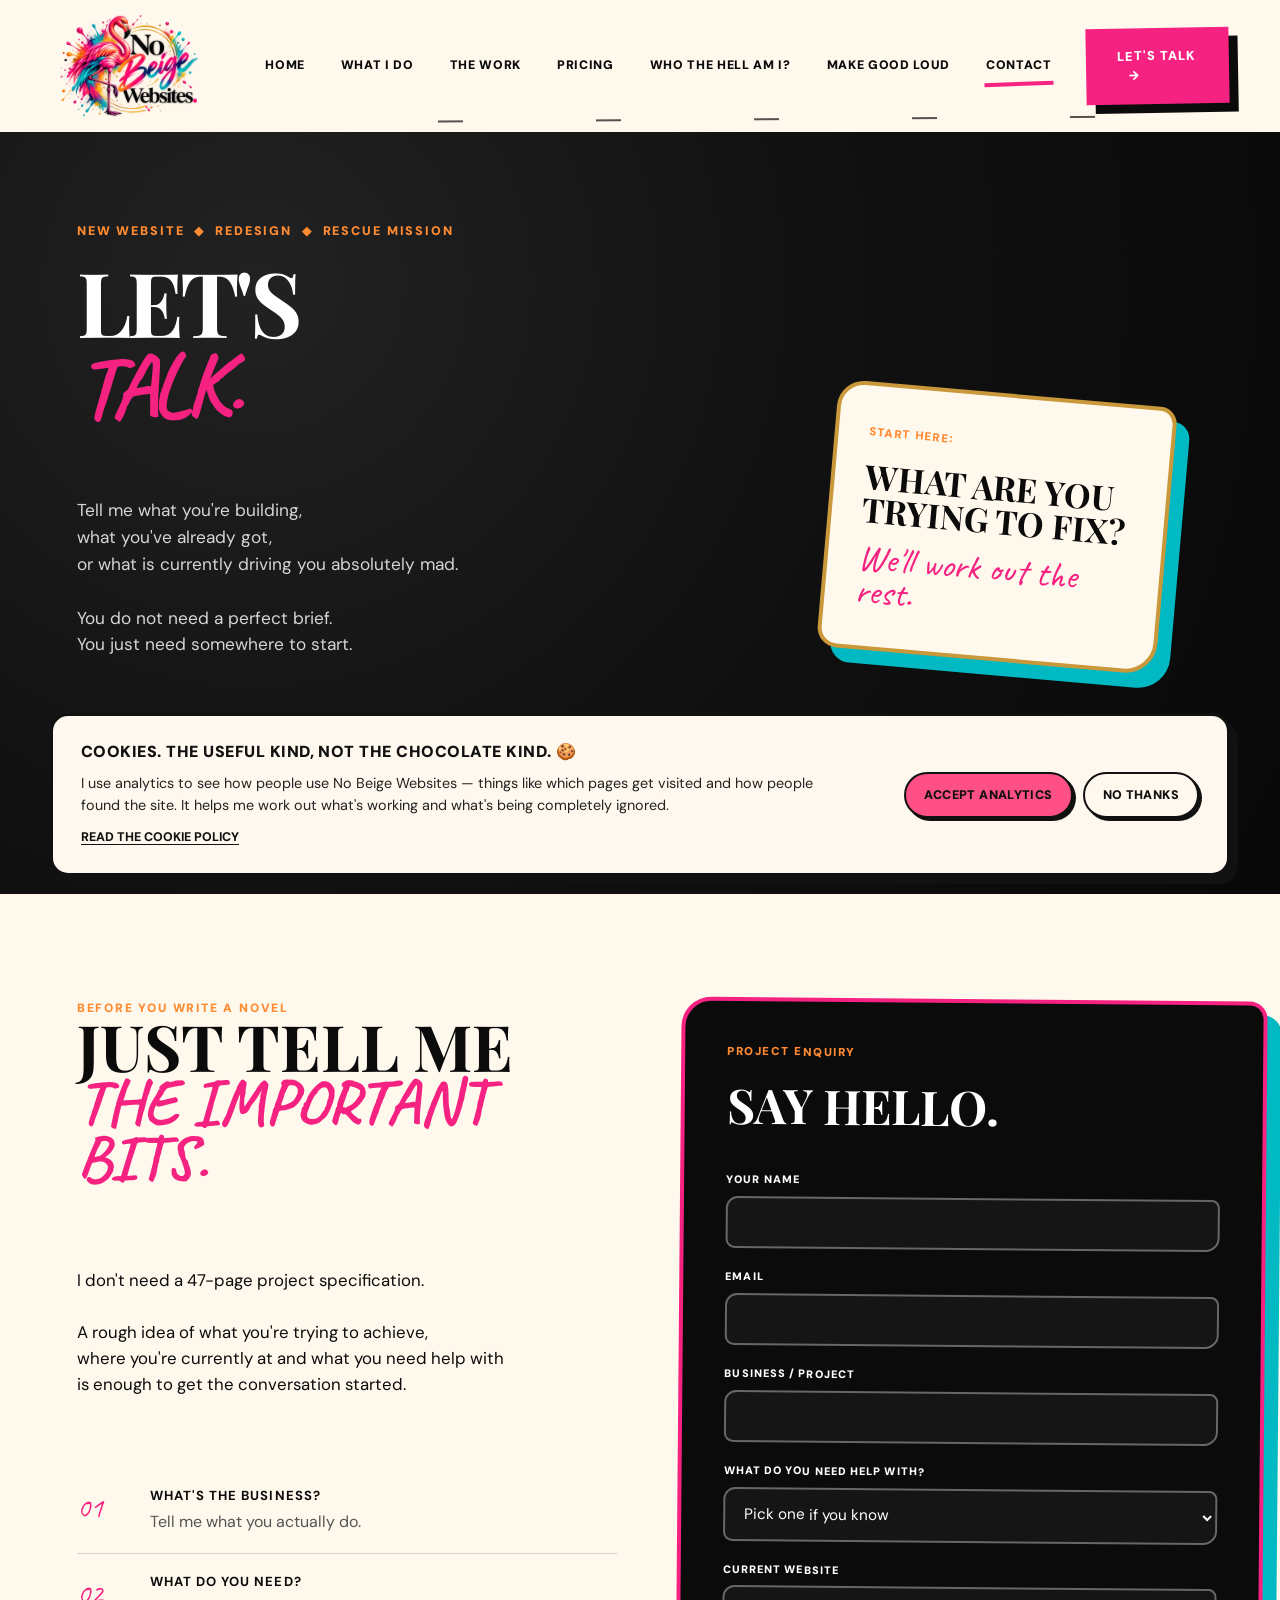
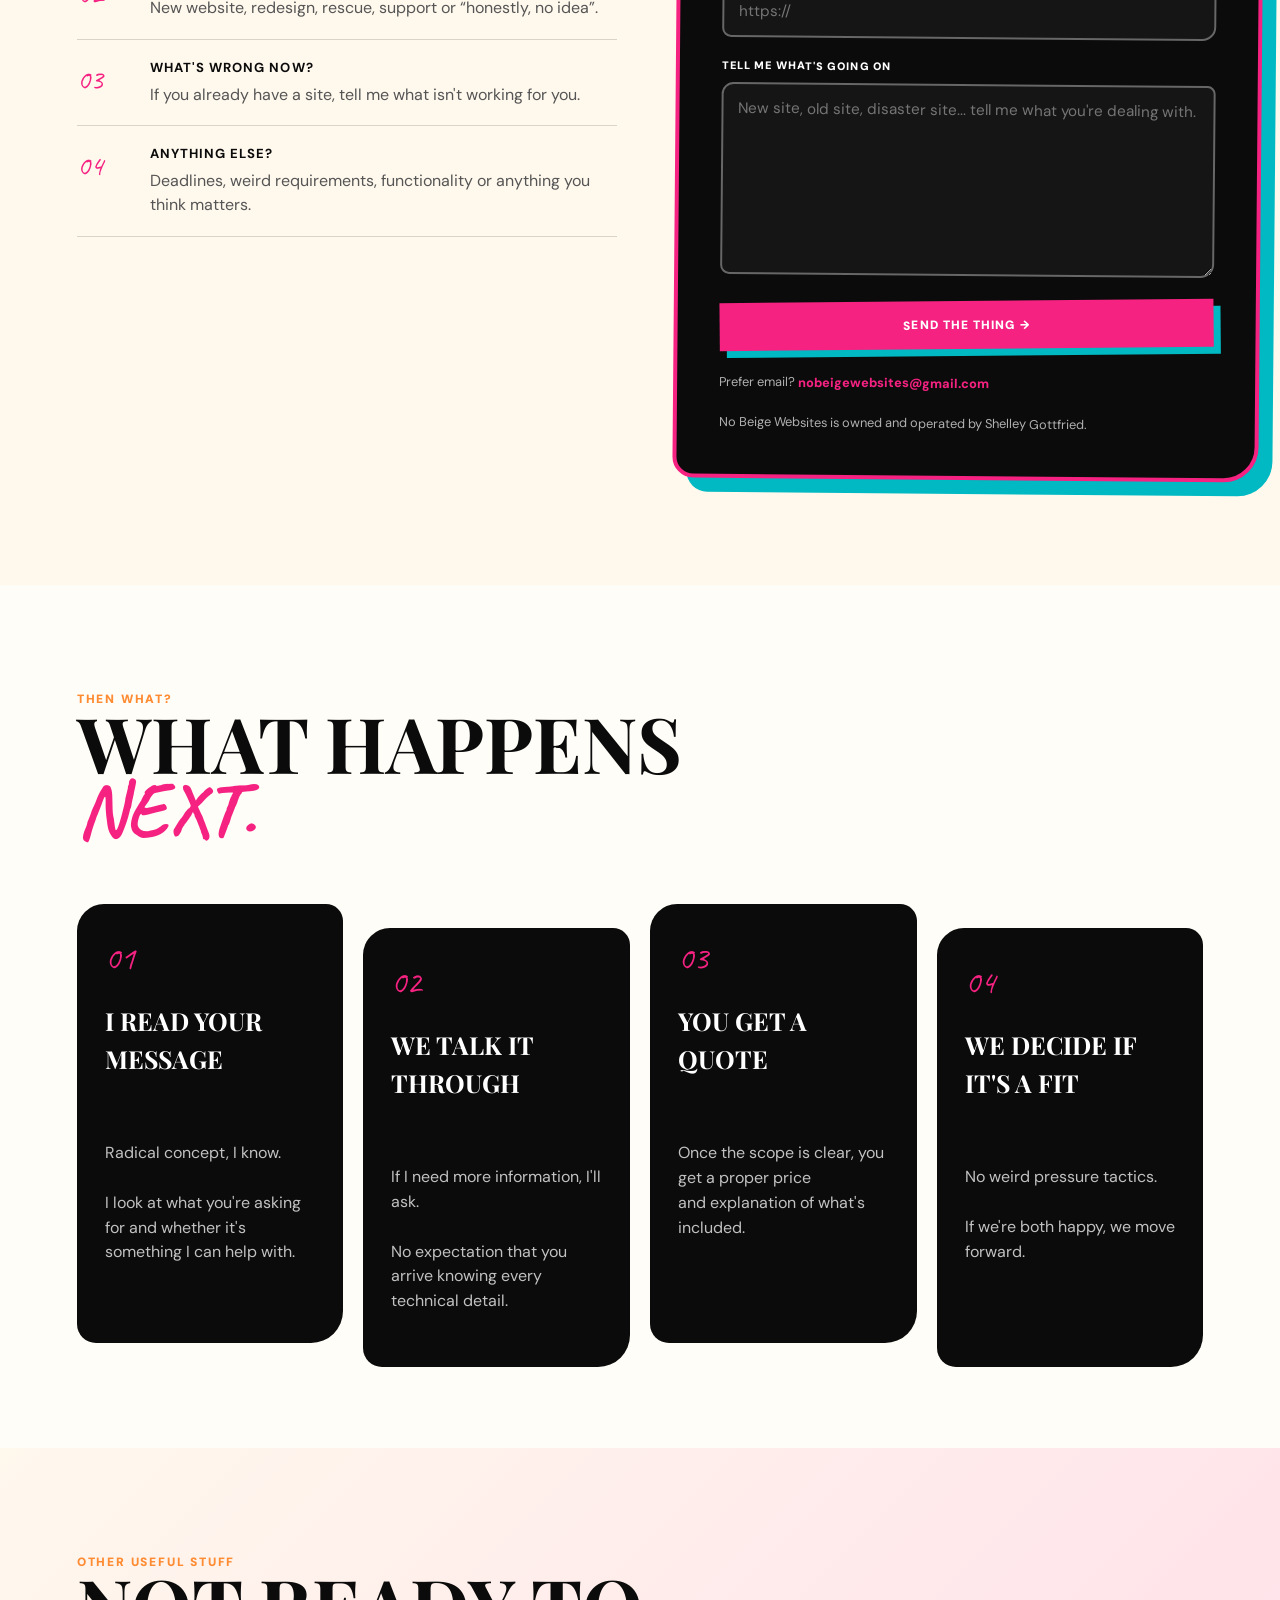
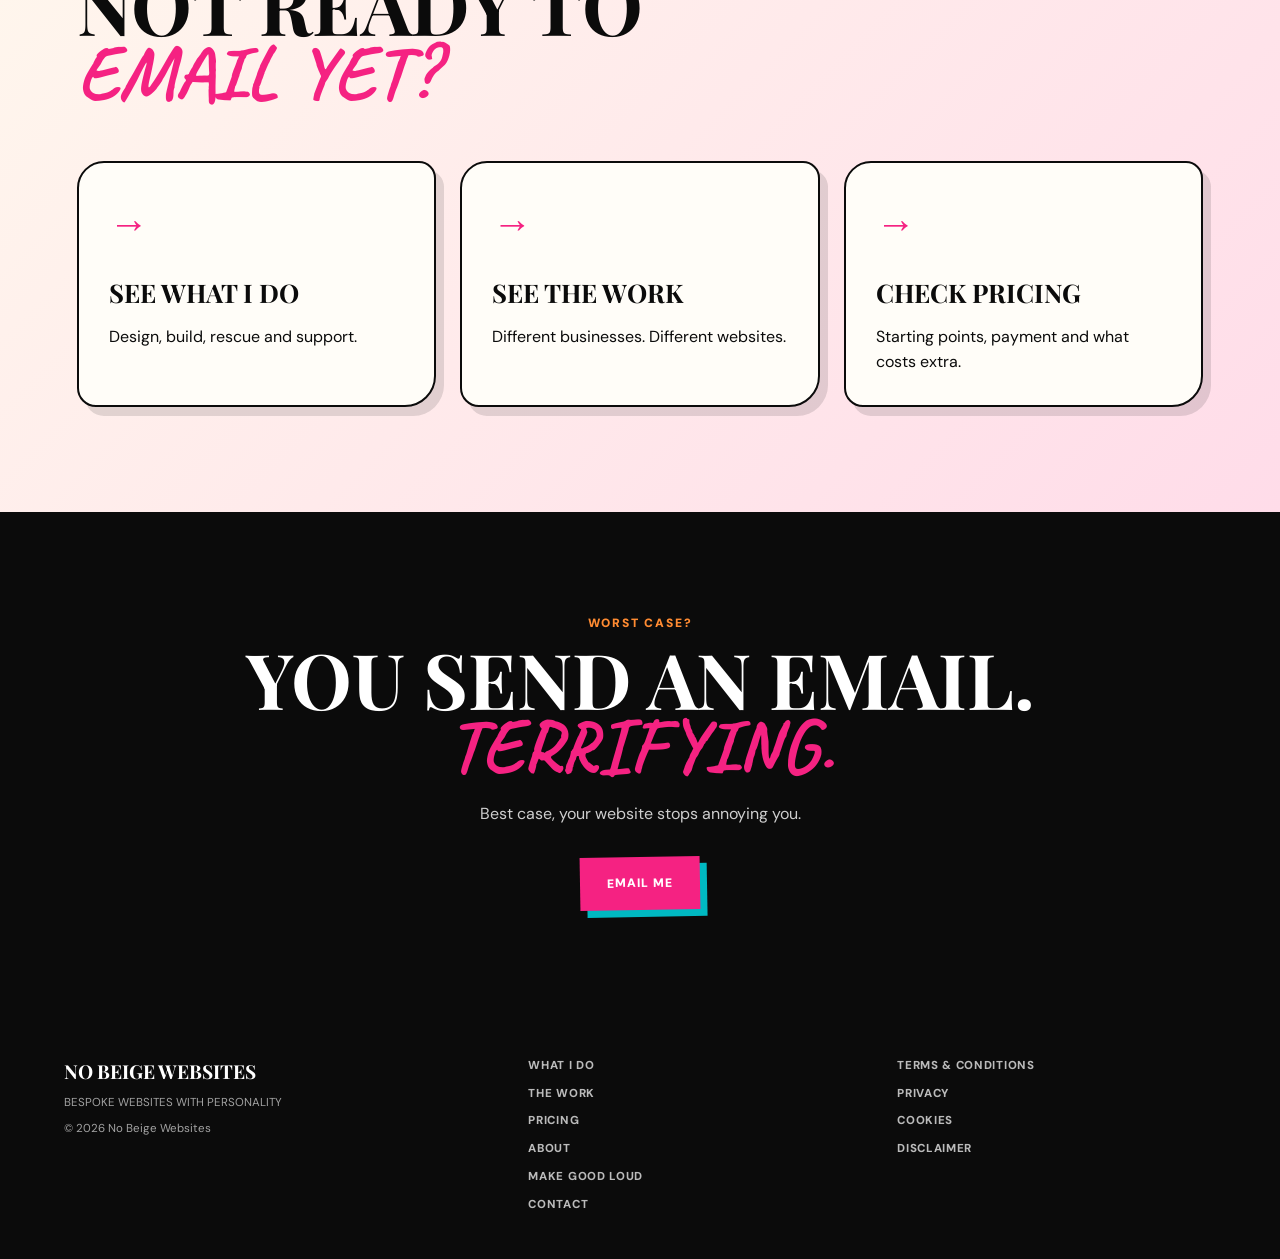
<file: contact.html>
<!DOCTYPE html>
<html lang="en">

<head>

  <meta charset="UTF-8">

  <meta
    name="viewport"
    content="width=device-width, initial-scale=1.0"
  >

  <meta
    name="description"
    content="Contact No Beige Websites about a new website, redesign, website rescue or ongoing support."
  >

  <title>
    Contact | No Beige Websites
  </title>


  <!-- GOOGLE FONTS -->

  <link
    rel="preconnect"
    href="https://fonts.googleapis.com"
  >

  <link
    rel="preconnect"
    href="https://fonts.gstatic.com"
    crossorigin
  >

  <link
    href="https://fonts.googleapis.com/css2?family=Caveat:wght@600;700&family=DM+Sans:wght@400;500;600;700;800;900&family=Playfair+Display:wght@600;700;800;900&display=swap"
    rel="stylesheet"
  >


  <link
    rel="stylesheet"
    href="style.css?v=11"
  >


  <!-- COOKIE CONSENT + GOOGLE ANALYTICS -->

  <script src="cookies.js"></script>

</head>



<body>


  <!-- ======================================================
       HEADER
       ====================================================== -->

  <header class="site-header">


    <a
      href="index.html"
      class="header-logo"
      aria-label="No Beige Websites home"
    >

      <img
        src="images/logono.png"
        alt="No Beige Websites"
      >

    </a>



    <!-- DESKTOP NAVIGATION -->

    <nav class="main-nav">

      <a href="index.html">
        HOME
      </a>

      <a href="services.html">
        WHAT I DO
      </a>

      <a href="work.html">
        THE WORK
      </a>

      <a href="pricing.html">
        PRICING
      </a>

      <a href="about.html">
        WHO THE HELL AM I?
      </a>

      <a href="make-good-loud.html">
        MAKE GOOD LOUD
      </a>

      <a
        href="contact.html"
        class="active"
      >
        CONTACT
      </a>

    </nav>



    <!-- MOBILE MENU BUTTON -->

    <button
      class="mobile-menu-toggle"
      type="button"
      aria-label="Open navigation menu"
      aria-expanded="false"
      aria-controls="mobile-menu"
    >
      <span></span>
      <span></span>
      <span></span>
    </button>



    <!-- MOBILE NAVIGATION -->

    <nav
      class="mobile-menu"
      id="mobile-menu"
      aria-label="Mobile navigation"
    >

      <a href="index.html">
        HOME
      </a>

      <a href="services.html">
        WHAT I DO
      </a>

      <a href="work.html">
        THE WORK
      </a>

      <a href="pricing.html">
        PRICING
      </a>

      <a href="about.html">
        WHO THE HELL AM I?
      </a>

      <a href="make-good-loud.html">
        MAKE GOOD LOUD
      </a>

      <a
        href="contact.html"
        class="active"
      >
        CONTACT
      </a>

    </nav>



    <a
      href="contact.html"
      class="header-cta"
    >
      LET'S TALK
      <span>→</span>
    </a>


  </header>




  <main>


    <!-- ======================================================
         CONTACT HERO
         ====================================================== -->

    <section class="contact-page-hero">


      <div class="contact-hero-copy">


        <p class="contact-eyebrow">

          NEW WEBSITE

          <span>◆</span>

          REDESIGN

          <span>◆</span>

          RESCUE MISSION

        </p>



        <h1>

          LET'S

          <span>
            TALK.
          </span>

        </h1>



        <p class="contact-intro">

          Tell me what you're building,
          what you've already got,
          or what is currently driving you absolutely mad.

          You do not need a perfect brief.
          You just need somewhere to start.

        </p>



        <p class="contact-hand-note">
          “I have no idea what I need” is a perfectly valid opening sentence. 😂
        </p>


      </div>



      <div class="contact-hero-art">


        <div class="contact-note-card">

          <span>
            START HERE:
          </span>

          <strong>
            WHAT ARE YOU TRYING TO FIX?
          </strong>

          <em>
            We'll work out the rest.
          </em>

        </div>


      </div>


    </section>




    <!-- ======================================================
         CONTACT MAIN
         ====================================================== -->

    <section class="contact-main-section">


      <div class="contact-main-grid">


        <!-- CONTACT INFO -->

        <div class="contact-info-panel">


          <p class="contact-section-kicker">
            BEFORE YOU WRITE A NOVEL
          </p>


          <h2>

            JUST TELL ME

            <span>
              THE IMPORTANT BITS.
            </span>

          </h2>


          <p class="contact-info-intro">

            I don't need a 47-page project specification.

            A rough idea of what you're trying to achieve,
            where you're currently at and what you need help with
            is enough to get the conversation started.

          </p>



          <div class="contact-prompt-list">


            <article>

              <span>
                01
              </span>

              <div>

                <strong>
                  WHAT'S THE BUSINESS?
                </strong>

                <p>
                  Tell me what you actually do.
                </p>

              </div>

            </article>



            <article>

              <span>
                02
              </span>

              <div>

                <strong>
                  WHAT DO YOU NEED?
                </strong>

                <p>
                  New website, redesign, rescue, support or “honestly, no idea”.
                </p>

              </div>

            </article>



            <article>

              <span>
                03
              </span>

              <div>

                <strong>
                  WHAT'S WRONG NOW?
                </strong>

                <p>
                  If you already have a site, tell me what isn't working for you.
                </p>

              </div>

            </article>



            <article>

              <span>
                04
              </span>

              <div>

                <strong>
                  ANYTHING ELSE?
                </strong>

                <p>
                  Deadlines, weird requirements, functionality or anything you think matters.
                </p>

              </div>

            </article>


          </div>


        </div>




        <!-- FORM -->

        <div class="contact-form-wrap">


          <div class="contact-form-card">


            <p class="contact-form-kicker">
              PROJECT ENQUIRY
            </p>


            <h2>
              SAY HELLO.
            </h2>



            <form
              class="contact-form"
              action="https://formspree.io/f/xwlknjkp"
              method="post"
            >


              <div class="contact-field">

                <label for="name">
                  YOUR NAME
                </label>

                <input
                  type="text"
                  id="name"
                  name="Name"
                  required
                >

              </div>



              <div class="contact-field">

                <label for="email">
                  EMAIL
                </label>

                <input
                  type="email"
                  id="email"
                  name="Email"
                  required
                >

              </div>



              <div class="contact-field">

                <label for="business">
                  BUSINESS / PROJECT
                </label>

                <input
                  type="text"
                  id="business"
                  name="Business"
                >

              </div>



              <div class="contact-field">

                <label for="help">
                  WHAT DO YOU NEED HELP WITH?
                </label>

                <select
                  id="help"
                  name="Project Type"
                >

                  <option value="">
                    Pick one if you know
                  </option>

                  <option value="New website">
                    New website
                  </option>

                  <option value="Website redesign">
                    Website redesign
                  </option>

                  <option value="Website rescue">
                    Website rescue
                  </option>

                  <option value="Ongoing support">
                    Ongoing support
                  </option>

                  <option value="Not sure">
                    Not sure yet
                  </option>

                </select>

              </div>



              <div class="contact-field">

                <label for="website">
                  CURRENT WEBSITE
                </label>

                <input
                  type="url"
                  id="website"
                  name="Current Website"
                  placeholder="https://"
                >

              </div>



              <div class="contact-field">

                <label for="message">
                  TELL ME WHAT'S GOING ON
                </label>

                <textarea
                  id="message"
                  name="Message"
                  rows="8"
                  required
                  placeholder="New site, old site, disaster site... tell me what you're dealing with."
                ></textarea>

              </div>



              <button
                type="submit"
                class="contact-submit"
              >
                SEND THE THING →
              </button>


            </form>


            <p class="contact-form-small">

              Prefer email?

              <a href="mailto:nobeigewebsites@gmail.com">
                nobeigewebsites@gmail.com
              </a>

              <br><br>

              No Beige Websites is owned and operated by Shelley Gottfried.

            </p>


          </div>


        </div>


      </div>


    </section>




    <!-- ======================================================
         WHAT HAPPENS NEXT
         ====================================================== -->

    <section class="contact-next-section">


      <div class="contact-section-heading">


        <p>
          THEN WHAT?
        </p>


        <h2>

          WHAT HAPPENS

          <span>
            NEXT.
          </span>

        </h2>


      </div>



      <div class="contact-next-grid">


        <article>

          <span>
            01
          </span>

          <h3>
            I READ YOUR MESSAGE
          </h3>

          <p>

            Radical concept, I know.

            I look at what you're asking for and whether it's something I can help with.

          </p>

        </article>



        <article>

          <span>
            02
          </span>

          <h3>
            WE TALK IT THROUGH
          </h3>

          <p>

            If I need more information, I'll ask.

            No expectation that you arrive knowing every technical detail.

          </p>

        </article>



        <article>

          <span>
            03
          </span>

          <h3>
            YOU GET A QUOTE
          </h3>

          <p>

            Once the scope is clear, you get a proper price
            and explanation of what's included.

          </p>

        </article>



        <article>

          <span>
            04
          </span>

          <h3>
            WE DECIDE IF IT'S A FIT
          </h3>

          <p>

            No weird pressure tactics.

            If we're both happy, we move forward.

          </p>

        </article>


      </div>


    </section>




    <!-- ======================================================
         CONTACT OPTIONS
         ====================================================== -->

    <section class="contact-options-section">


      <div class="contact-options-copy">


        <p>
          OTHER USEFUL STUFF
        </p>


        <h2>

          NOT READY TO

          <span>
            EMAIL YET?
          </span>

        </h2>


      </div>



      <div class="contact-options-grid">


        <a
          href="services.html"
          class="contact-option-card"
        >

          <span>
            →
          </span>

          <strong>
            SEE WHAT I DO
          </strong>

          <p>
            Design, build, rescue and support.
          </p>

        </a>



        <a
          href="work.html"
          class="contact-option-card"
        >

          <span>
            →
          </span>

          <strong>
            SEE THE WORK
          </strong>

          <p>
            Different businesses. Different websites.
          </p>

        </a>



        <a
          href="pricing.html"
          class="contact-option-card"
        >

          <span>
            →
          </span>

          <strong>
            CHECK PRICING
          </strong>

          <p>
            Starting points, payment and what costs extra.
          </p>

        </a>


      </div>


    </section>




    <!-- ======================================================
         CONTACT BOTTOM
         ====================================================== -->

    <section class="contact-bottom-section">


      <p>
        WORST CASE?
      </p>


      <h2>

        YOU SEND AN EMAIL.

        <span>
          TERRIFYING.
        </span>

      </h2>


      <p>
        Best case, your website stops annoying you.
      </p>


      <a
        href="mailto:nobeigewebsites@gmail.com"
        class="btn btn-pink"
      >
        EMAIL ME
      </a>


    </section>


  </main>




  <!-- ======================================================
       FOOTER
       ====================================================== -->

  <footer class="site-footer site-footer-expanded">


    <div class="footer-brand">

      <strong>
        NO BEIGE WEBSITES
      </strong>

      <span>
        BESPOKE WEBSITES WITH PERSONALITY
      </span>

      <span>
        © 2026 No Beige Websites
      </span>

    </div>


    <nav
      class="footer-nav"
      aria-label="Footer navigation"
    >

      <a href="services.html">
        WHAT I DO
      </a>

      <a href="work.html">
        THE WORK
      </a>

      <a href="pricing.html">
        PRICING
      </a>

      <a href="about.html">
        ABOUT
      </a>

      <a href="make-good-loud.html">
        MAKE GOOD LOUD
      </a>

      <a href="contact.html">
        CONTACT
      </a>

    </nav>


    <nav
      class="footer-legal"
      aria-label="Legal navigation"
    >

      <a href="terms.html">
        TERMS & CONDITIONS
      </a>

      <a href="privacy.html">
        PRIVACY
      </a>

      <a href="cookies.html">
        COOKIES
      </a>

      <a href="disclaimer.html">
        DISCLAIMER
      </a>

    </nav>


  </footer>




  <!-- ======================================================
       COOKIE CONSENT
       ====================================================== -->

  <div
    class="cookie-banner"
    id="cookie-banner"
    role="dialog"
    aria-label="Cookie preferences"
    aria-live="polite"
    hidden
  >

    <div class="cookie-banner-copy">

      <strong>
        COOKIES. THE USEFUL KIND, NOT THE CHOCOLATE KIND. 🍪
      </strong>

      <p>
        I use analytics to see how people use No Beige Websites —
        things like which pages get visited and how people found the site.
        It helps me work out what's working and what's being completely ignored.
      </p>

      <a href="cookies.html">
        READ THE COOKIE POLICY
      </a>

    </div>


    <div class="cookie-banner-actions">

      <button
        type="button"
        id="cookie-accept"
        class="cookie-btn"
      >
        ACCEPT ANALYTICS
      </button>

      <button
        type="button"
        id="cookie-reject"
        class="cookie-btn"
      >
        NO THANKS
      </button>

    </div>

  </div>




  <!-- ======================================================
       MOBILE MENU
       ====================================================== -->

  <script>

    const menuButton =
      document.querySelector('.mobile-menu-toggle');

    const mobileMenu =
      document.querySelector('.mobile-menu');


    if (menuButton && mobileMenu) {

      menuButton.addEventListener('click', () => {

        const isOpen =
          mobileMenu.classList.toggle('is-open');

        menuButton.classList.toggle(
          'is-open',
          isOpen
        );

        menuButton.setAttribute(
          'aria-expanded',
          isOpen ? 'true' : 'false'
        );

      });

    }

  </script>


</body>

</html>
</file>
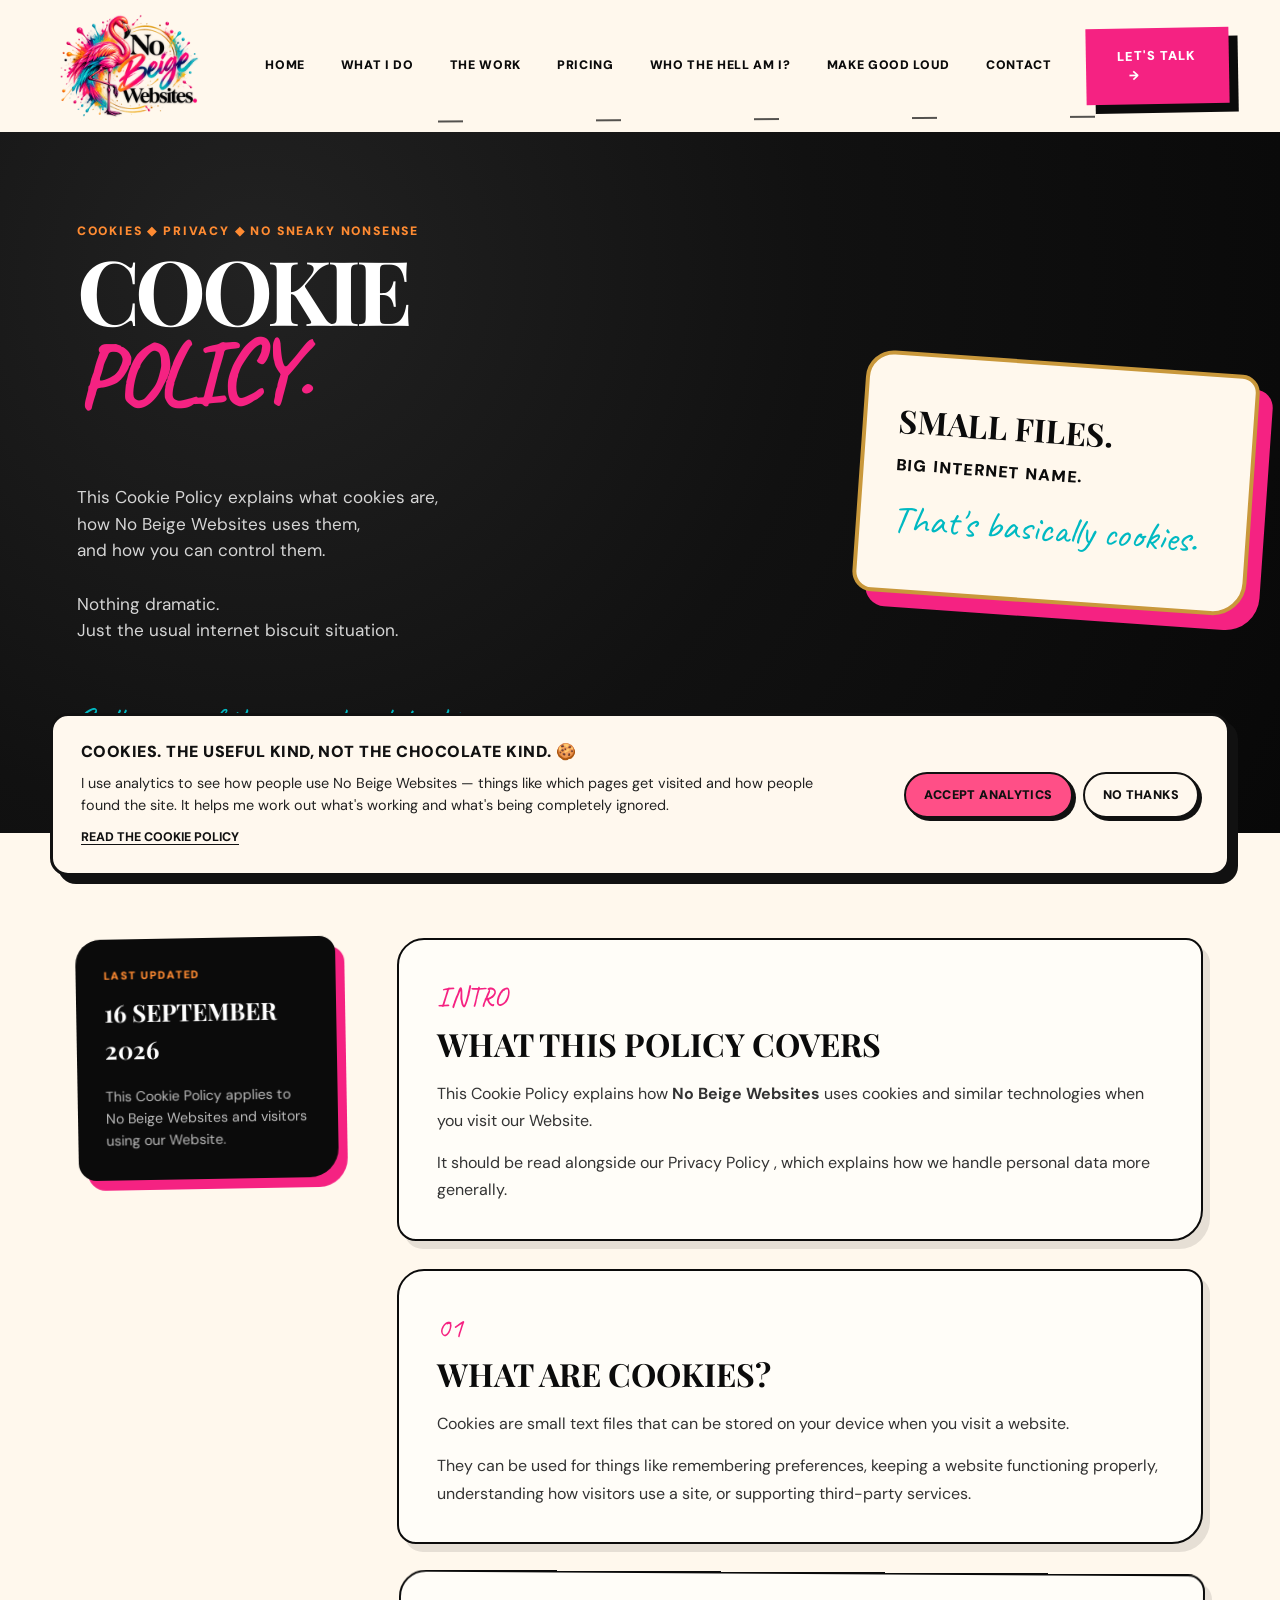
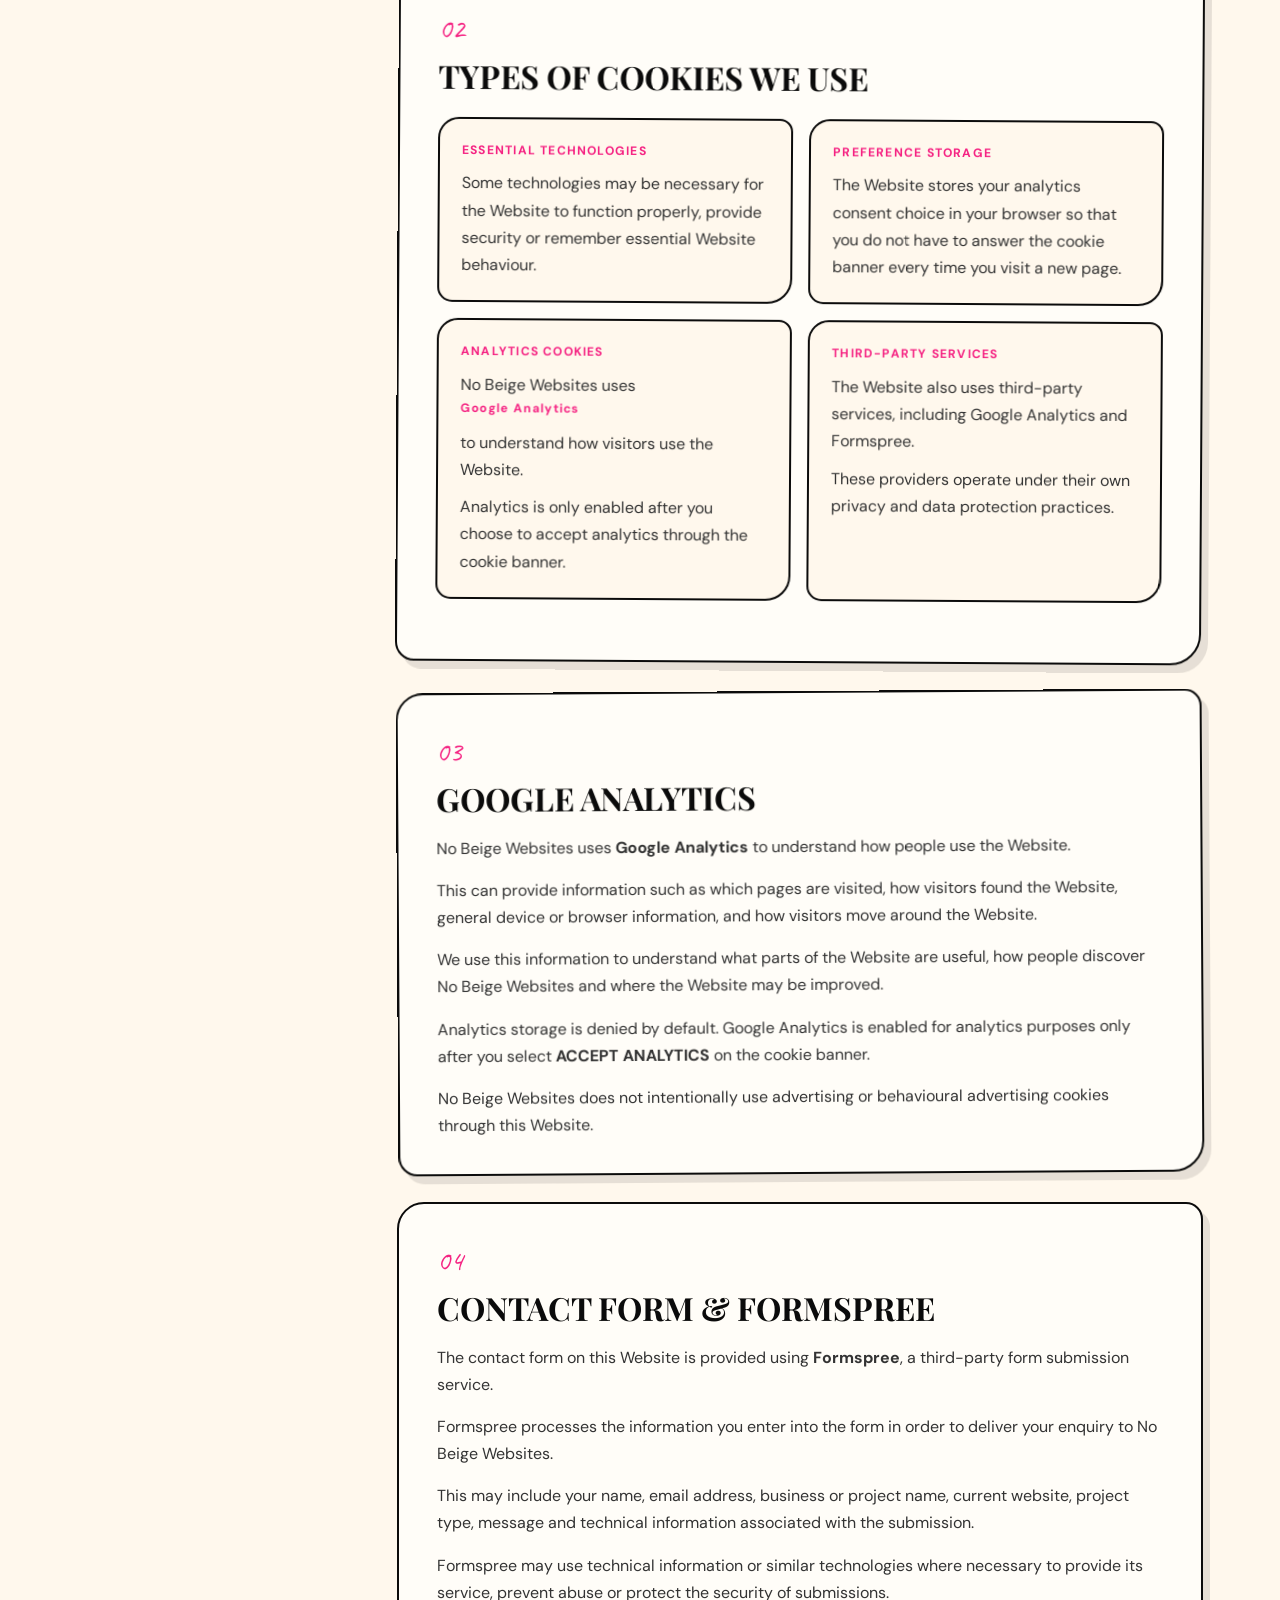
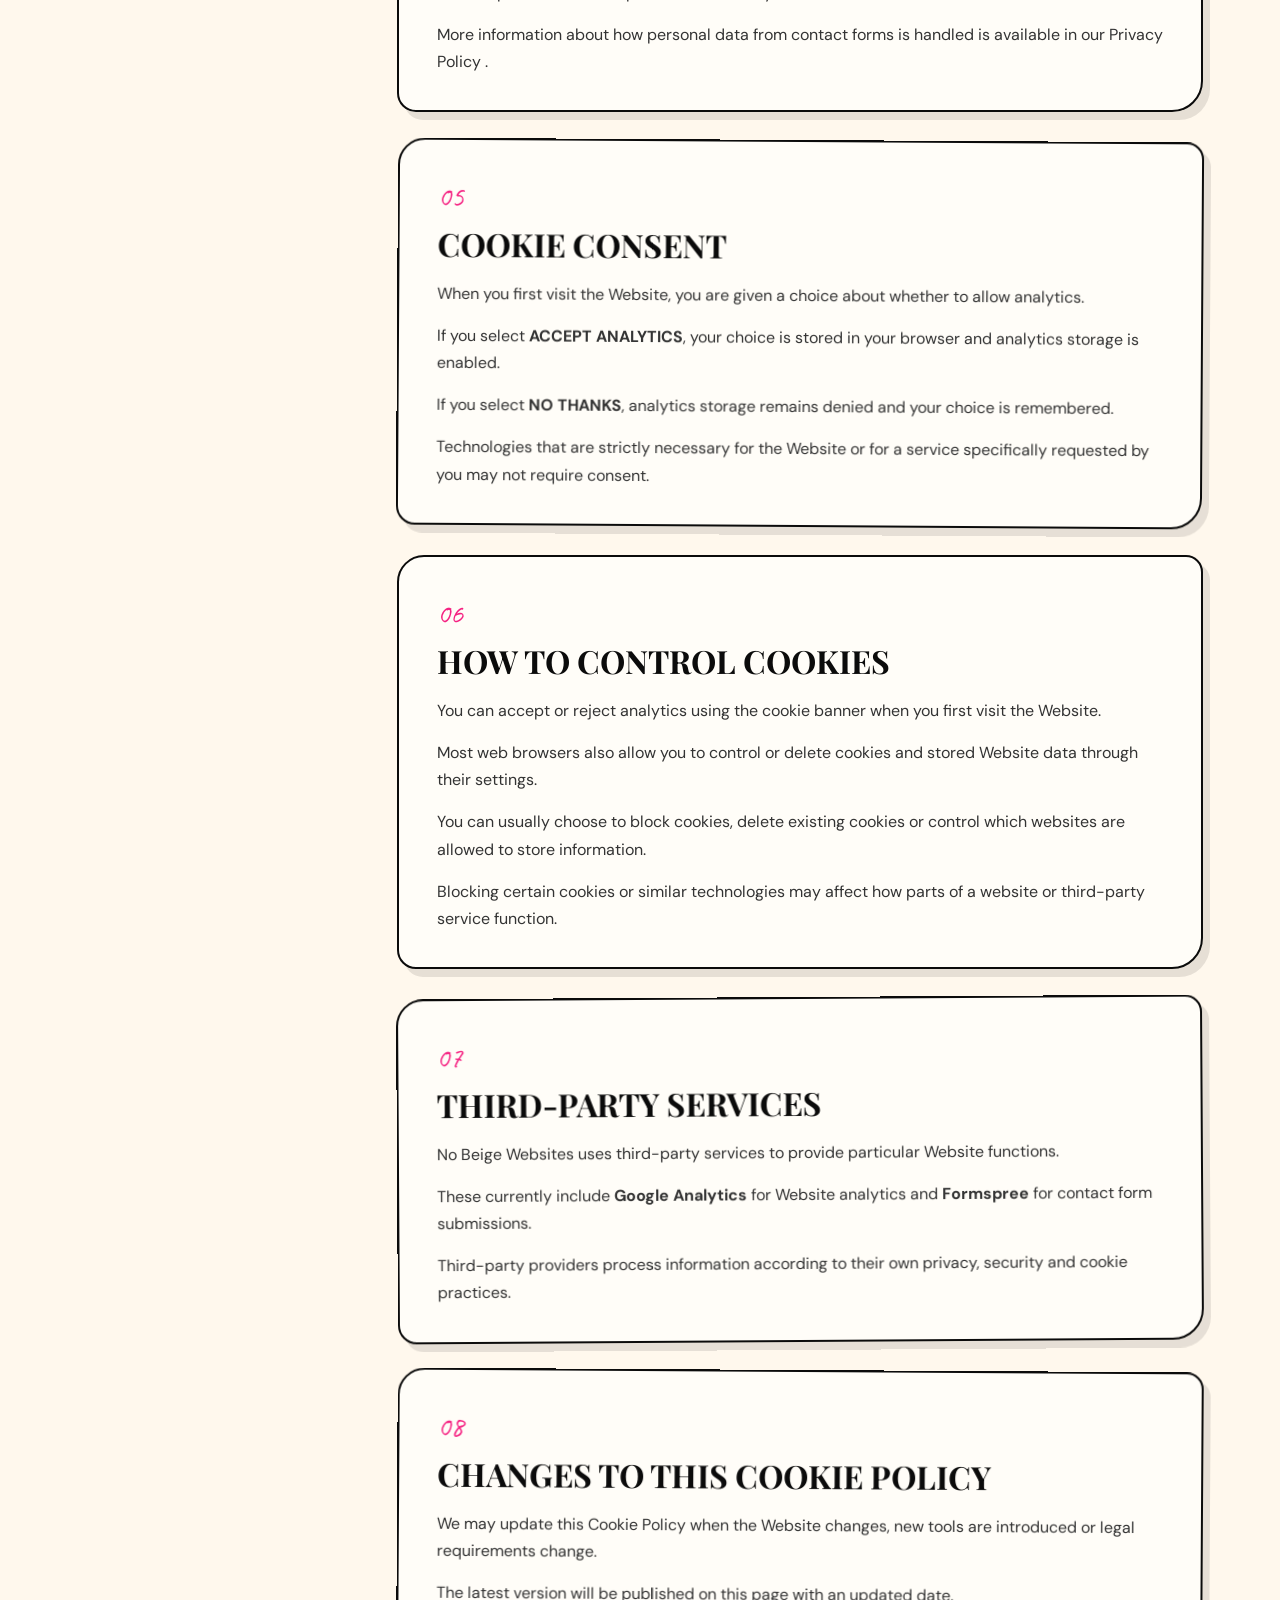
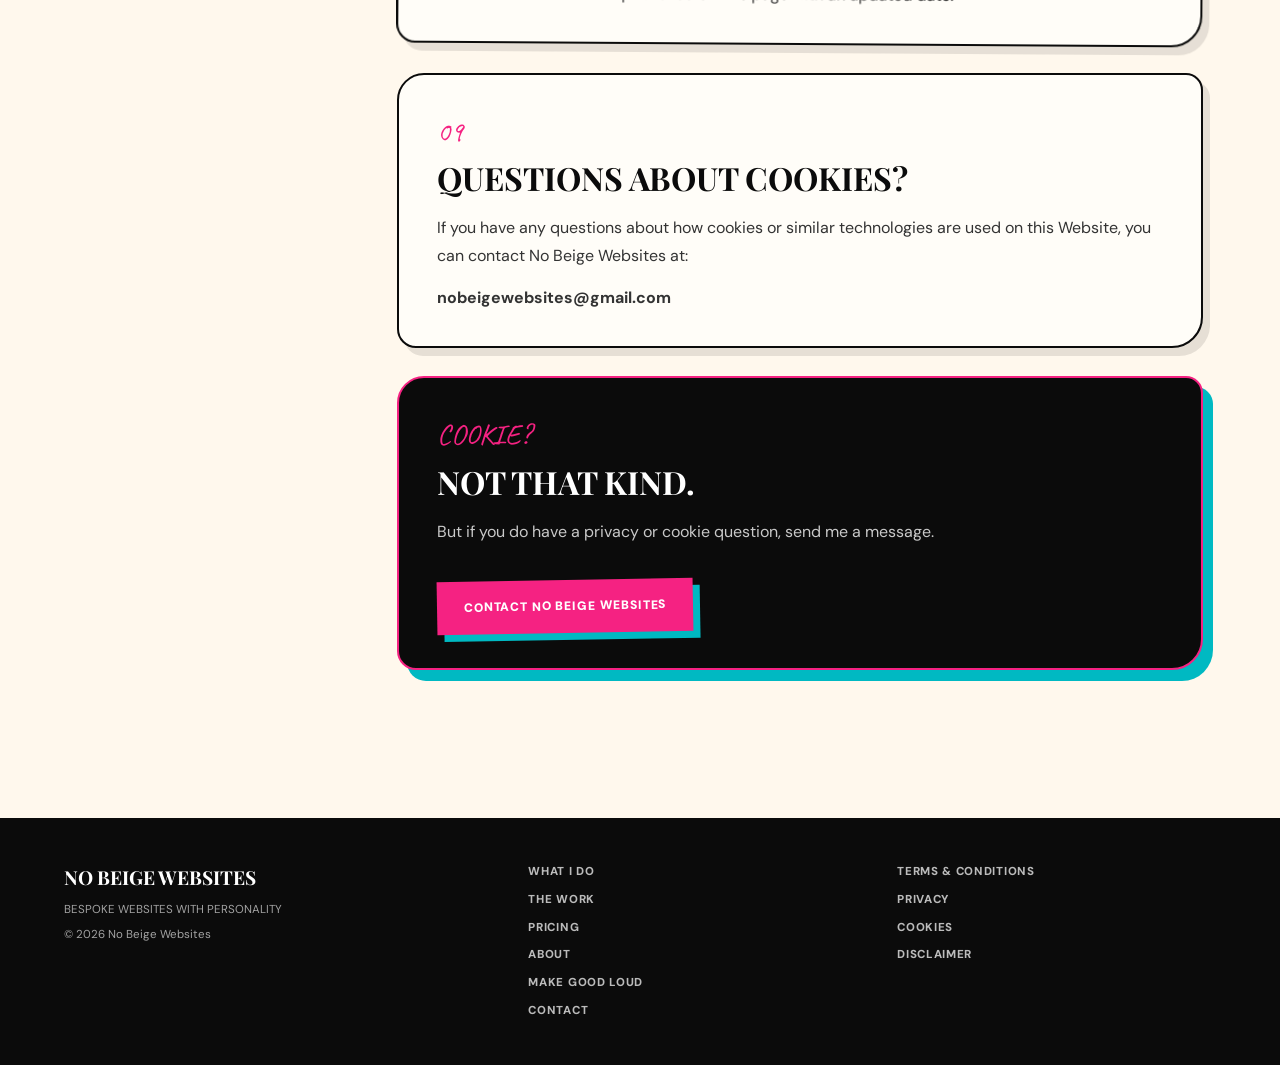
<file: cookies.html>
<!DOCTYPE html>
<html lang="en">

<head>

  <meta charset="UTF-8">

  <meta
    name="viewport"
    content="width=device-width, initial-scale=1.0"
  >

  <meta
    name="description"
    content="Cookie Policy for No Beige Websites, including information about Google Analytics, consent and how visitors can manage their choices."
  >

  <title>
    Cookie Policy | No Beige Websites
  </title>


  <!-- GOOGLE FONTS -->

  <link
    rel="preconnect"
    href="https://fonts.googleapis.com"
  >

  <link
    rel="preconnect"
    href="https://fonts.gstatic.com"
    crossorigin
  >

  <link
    href="https://fonts.googleapis.com/css2?family=Caveat:wght@600;700&family=DM+Sans:wght@400;500;600;700;800;900&family=Playfair+Display:wght@600;700;800;900&display=swap"
    rel="stylesheet"
  >


  <link
    rel="stylesheet"
    href="style.css?v=11"
  >


  <!-- COOKIE CONSENT + GOOGLE ANALYTICS -->

  <script src="cookies.js"></script>

</head>



<body>


  <!-- ======================================================
       HEADER
       ====================================================== -->

  <header class="site-header">


    <!-- LOGO -->

    <a
      href="index.html"
      class="header-logo"
      aria-label="No Beige Websites home"
    >

      <img
        src="images/logono.png"
        alt="No Beige Websites"
      >

    </a>



    <!-- DESKTOP NAVIGATION -->

    <nav class="main-nav">

      <a href="index.html">
        HOME
      </a>

      <a href="services.html">
        WHAT I DO
      </a>

      <a href="work.html">
        THE WORK
      </a>

      <a href="pricing.html">
        PRICING
      </a>

      <a href="about.html">
        WHO THE HELL AM I?
      </a>

      <a href="make-good-loud.html">
        MAKE GOOD LOUD
      </a>

      <a href="contact.html">
        CONTACT
      </a>

    </nav>



    <!-- MOBILE MENU BUTTON -->

    <button
      class="mobile-menu-toggle"
      type="button"
      aria-label="Open navigation menu"
      aria-expanded="false"
      aria-controls="mobile-menu"
    >
      <span></span>
      <span></span>
      <span></span>
    </button>



    <!-- MOBILE NAVIGATION -->

    <nav
      class="mobile-menu"
      id="mobile-menu"
      aria-label="Mobile navigation"
    >

      <a href="index.html">HOME</a>
      <a href="services.html">WHAT I DO</a>
      <a href="work.html">THE WORK</a>
      <a href="pricing.html">PRICING</a>
      <a href="about.html">WHO THE HELL AM I?</a>
      <a href="make-good-loud.html">MAKE GOOD LOUD</a>
      <a href="contact.html">CONTACT</a>

    </nav>



    <!-- CTA -->

    <a
      href="contact.html"
      class="header-cta"
    >
      LET'S TALK
      <span>→</span>
    </a>


  </header>




  <main>


    <!-- ======================================================
         COOKIE HERO
         ====================================================== -->

    <section class="legal-page-hero">


      <div class="legal-hero-copy">

        <p class="legal-eyebrow">
          COOKIES ◆ PRIVACY ◆ NO SNEAKY NONSENSE
        </p>


        <h1>

          COOKIE

          <span>
            POLICY.
          </span>

        </h1>


        <p class="legal-intro">

          This Cookie Policy explains what cookies are,
          how No Beige Websites uses them,
          and how you can control them.

          Nothing dramatic.
          Just the usual internet biscuit situation.

        </p>


        <p class="legal-hand-note">
          Sadly, none of them are chocolate chip.
        </p>

      </div>



      <div class="legal-hero-card">

        <strong>
          SMALL FILES.
        </strong>

        <span>
          BIG INTERNET NAME.
        </span>

        <em>
          That's basically cookies.
        </em>

      </div>


    </section>




    <!-- ======================================================
         COOKIE CONTENT
         ====================================================== -->

    <section class="legal-content-section">


      <div class="legal-content-wrap">


        <!-- SIDEBAR -->

        <aside class="legal-side-note">

          <span>
            LAST UPDATED
          </span>

          <strong>
            16 SEPTEMBER 2026
          </strong>

          <p>

            This Cookie Policy applies to
            No Beige Websites and visitors using our Website.

          </p>

        </aside>




        <!-- MAIN -->

        <div class="legal-copy">


          <!-- INTRO -->

          <article class="legal-block">

            <span class="legal-number">
              INTRO
            </span>

            <h2>
              WHAT THIS POLICY COVERS
            </h2>

            <p>

              This Cookie Policy explains how
              <strong>No Beige Websites</strong>
              uses cookies and similar technologies
              when you visit our Website.

            </p>

            <p>

              It should be read alongside our
              <a href="privacy.html">
                Privacy Policy
              </a>,
              which explains how we handle personal data more generally.

            </p>

          </article>




          <!-- 1 -->

          <article class="legal-block">

            <span class="legal-number">
              01
            </span>

            <h2>
              WHAT ARE COOKIES?
            </h2>

            <p>

              Cookies are small text files that can be stored
              on your device when you visit a website.

            </p>

            <p>

              They can be used for things like remembering preferences,
              keeping a website functioning properly,
              understanding how visitors use a site,
              or supporting third-party services.

            </p>

          </article>




          <!-- 2 -->

          <article class="legal-block">

            <span class="legal-number">
              02
            </span>

            <h2>
              TYPES OF COOKIES WE USE
            </h2>


            <div class="cookie-type-grid">


              <div>

                <strong>
                  ESSENTIAL TECHNOLOGIES
                </strong>

                <p>

                  Some technologies may be necessary
                  for the Website to function properly,
                  provide security or remember
                  essential Website behaviour.

                </p>

              </div>



              <div>

                <strong>
                  PREFERENCE STORAGE
                </strong>

                <p>

                  The Website stores your analytics consent choice
                  in your browser so that you do not have to answer
                  the cookie banner every time you visit a new page.

                </p>

              </div>



              <div>

                <strong>
                  ANALYTICS COOKIES
                </strong>

                <p>

                  No Beige Websites uses
                  <strong>Google Analytics</strong>
                  to understand how visitors use the Website.

                </p>

                <p>

                  Analytics is only enabled after
                  you choose to accept analytics
                  through the cookie banner.

                </p>

              </div>



              <div>

                <strong>
                  THIRD-PARTY SERVICES
                </strong>

                <p>

                  The Website also uses third-party services,
                  including Google Analytics and Formspree.

                </p>

                <p>

                  These providers operate under
                  their own privacy and data protection practices.

                </p>

              </div>


            </div>

          </article>




          <!-- 3 -->

          <article class="legal-block">

            <span class="legal-number">
              03
            </span>

            <h2>
              GOOGLE ANALYTICS
            </h2>

            <p>

              No Beige Websites uses
              <strong>Google Analytics</strong>
              to understand how people use the Website.

            </p>

            <p>

              This can provide information such as
              which pages are visited,
              how visitors found the Website,
              general device or browser information,
              and how visitors move around the Website.

            </p>

            <p>

              We use this information to understand
              what parts of the Website are useful,
              how people discover No Beige Websites
              and where the Website may be improved.

            </p>

            <p>

              Analytics storage is denied by default.

              Google Analytics is enabled for analytics purposes
              only after you select
              <strong>ACCEPT ANALYTICS</strong>
              on the cookie banner.

            </p>

            <p>

              No Beige Websites does not intentionally use
              advertising or behavioural advertising cookies
              through this Website.

            </p>

          </article>




          <!-- 4 -->

          <article class="legal-block">

            <span class="legal-number">
              04
            </span>

            <h2>
              CONTACT FORM & FORMSPREE
            </h2>

            <p>

              The contact form on this Website
              is provided using
              <strong>Formspree</strong>,
              a third-party form submission service.

            </p>

            <p>

              Formspree processes the information
              you enter into the form
              in order to deliver your enquiry
              to No Beige Websites.

            </p>

            <p>

              This may include your name,
              email address,
              business or project name,
              current website,
              project type,
              message
              and technical information associated
              with the submission.

            </p>

            <p>

              Formspree may use technical information
              or similar technologies where necessary
              to provide its service,
              prevent abuse
              or protect the security of submissions.

            </p>

            <p>

              More information about how
              personal data from contact forms is handled
              is available in our
              <a href="privacy.html">
                Privacy Policy
              </a>.

            </p>

          </article>




          <!-- 5 -->

          <article class="legal-block">

            <span class="legal-number">
              05
            </span>

            <h2>
              COOKIE CONSENT
            </h2>

            <p>

              When you first visit the Website,
              you are given a choice about
              whether to allow analytics.

            </p>

            <p>

              If you select
              <strong>ACCEPT ANALYTICS</strong>,
              your choice is stored in your browser
              and analytics storage is enabled.

            </p>

            <p>

              If you select
              <strong>NO THANKS</strong>,
              analytics storage remains denied
              and your choice is remembered.

            </p>

            <p>

              Technologies that are strictly necessary
              for the Website or for a service
              specifically requested by you
              may not require consent.

            </p>

          </article>




          <!-- 6 -->

          <article class="legal-block">

            <span class="legal-number">
              06
            </span>

            <h2>
              HOW TO CONTROL COOKIES
            </h2>

            <p>

              You can accept or reject analytics
              using the cookie banner
              when you first visit the Website.

            </p>

            <p>

              Most web browsers also allow you
              to control or delete cookies
              and stored Website data
              through their settings.

            </p>

            <p>

              You can usually choose to block cookies,
              delete existing cookies
              or control which websites
              are allowed to store information.

            </p>

            <p>

              Blocking certain cookies
              or similar technologies
              may affect how parts
              of a website or third-party service function.

            </p>

          </article>




          <!-- 7 -->

          <article class="legal-block">

            <span class="legal-number">
              07
            </span>

            <h2>
              THIRD-PARTY SERVICES
            </h2>

            <p>

              No Beige Websites uses
              third-party services to provide
              particular Website functions.

            </p>

            <p>

              These currently include
              <strong>Google Analytics</strong>
              for Website analytics
              and
              <strong>Formspree</strong>
              for contact form submissions.

            </p>

            <p>

              Third-party providers process information
              according to their own privacy,
              security and cookie practices.

            </p>

          </article>




          <!-- 8 -->

          <article class="legal-block">

            <span class="legal-number">
              08
            </span>

            <h2>
              CHANGES TO THIS COOKIE POLICY
            </h2>

            <p>

              We may update this Cookie Policy
              when the Website changes,
              new tools are introduced
              or legal requirements change.

            </p>

            <p>

              The latest version will be published
              on this page with an updated date.

            </p>

          </article>




          <!-- 9 -->

          <article class="legal-block">

            <span class="legal-number">
              09
            </span>

            <h2>
              QUESTIONS ABOUT COOKIES?
            </h2>

            <p>

              If you have any questions
              about how cookies or similar technologies
              are used on this Website,
              you can contact No Beige Websites at:

            </p>

            <p>

              <strong>
                nobeigewebsites@gmail.com
              </strong>

            </p>

          </article>




          <!-- CONTACT -->

          <article class="legal-block legal-block-final">

            <span class="legal-number">
              COOKIE?
            </span>

            <h2>
              NOT THAT KIND.
            </h2>

            <p>

              But if you do have
              a privacy or cookie question,
              send me a message.

            </p>


            <a
              href="contact.html"
              class="btn btn-pink"
            >
              CONTACT NO BEIGE WEBSITES
            </a>

          </article>


        </div>


      </div>


    </section>


  </main>




  <!-- ======================================================
       FOOTER
       ====================================================== -->

  <footer class="site-footer site-footer-expanded">


    <div class="footer-brand">

      <strong>
        NO BEIGE WEBSITES
      </strong>

      <span>
        BESPOKE WEBSITES WITH PERSONALITY
      </span>

      <span>
        © 2026 No Beige Websites
      </span>

    </div>


    <nav
      class="footer-nav"
      aria-label="Footer navigation"
    >

      <a href="services.html">
        WHAT I DO
      </a>

      <a href="work.html">
        THE WORK
      </a>

      <a href="pricing.html">
        PRICING
      </a>

      <a href="about.html">
        ABOUT
      </a>

      <a href="make-good-loud.html">
        MAKE GOOD LOUD
      </a>

      <a href="contact.html">
        CONTACT
      </a>

    </nav>


    <nav
      class="footer-legal"
      aria-label="Legal navigation"
    >

      <a href="terms.html">
        TERMS & CONDITIONS
      </a>

      <a href="privacy.html">
        PRIVACY
      </a>

      <a href="cookies.html">
        COOKIES
      </a>

      <a href="disclaimer.html">
        DISCLAIMER
      </a>

    </nav>


  </footer>




  <!-- ======================================================
       COOKIE CONSENT
       ====================================================== -->

  <div
    class="cookie-banner"
    id="cookie-banner"
    role="dialog"
    aria-label="Cookie preferences"
    aria-live="polite"
    hidden
  >

    <div class="cookie-banner-copy">

      <strong>
        COOKIES. THE USEFUL KIND, NOT THE CHOCOLATE KIND. 🍪
      </strong>

      <p>
        I use analytics to see how people use No Beige Websites —
        things like which pages get visited and how people found the site.
        It helps me work out what's working and what's being completely ignored.
      </p>

      <a href="cookies.html">
        READ THE COOKIE POLICY
      </a>

    </div>


    <div class="cookie-banner-actions">

      <button
        type="button"
        id="cookie-accept"
        class="cookie-btn"
      >
        ACCEPT ANALYTICS
      </button>

      <button
        type="button"
        id="cookie-reject"
        class="cookie-btn"
      >
        NO THANKS
      </button>

    </div>

  </div>




  <!-- ======================================================
       MOBILE MENU
       ====================================================== -->

  <script>

    const menuButton =
      document.querySelector('.mobile-menu-toggle');

    const mobileMenu =
      document.querySelector('.mobile-menu');


    if (menuButton && mobileMenu) {

      menuButton.addEventListener('click', () => {

        const isOpen =
          mobileMenu.classList.toggle('is-open');

        menuButton.classList.toggle(
          'is-open',
          isOpen
        );

        menuButton.setAttribute(
          'aria-expanded',
          isOpen ? 'true' : 'false'
        );

      });

    }

  </script>


</body>

</html>
</file>
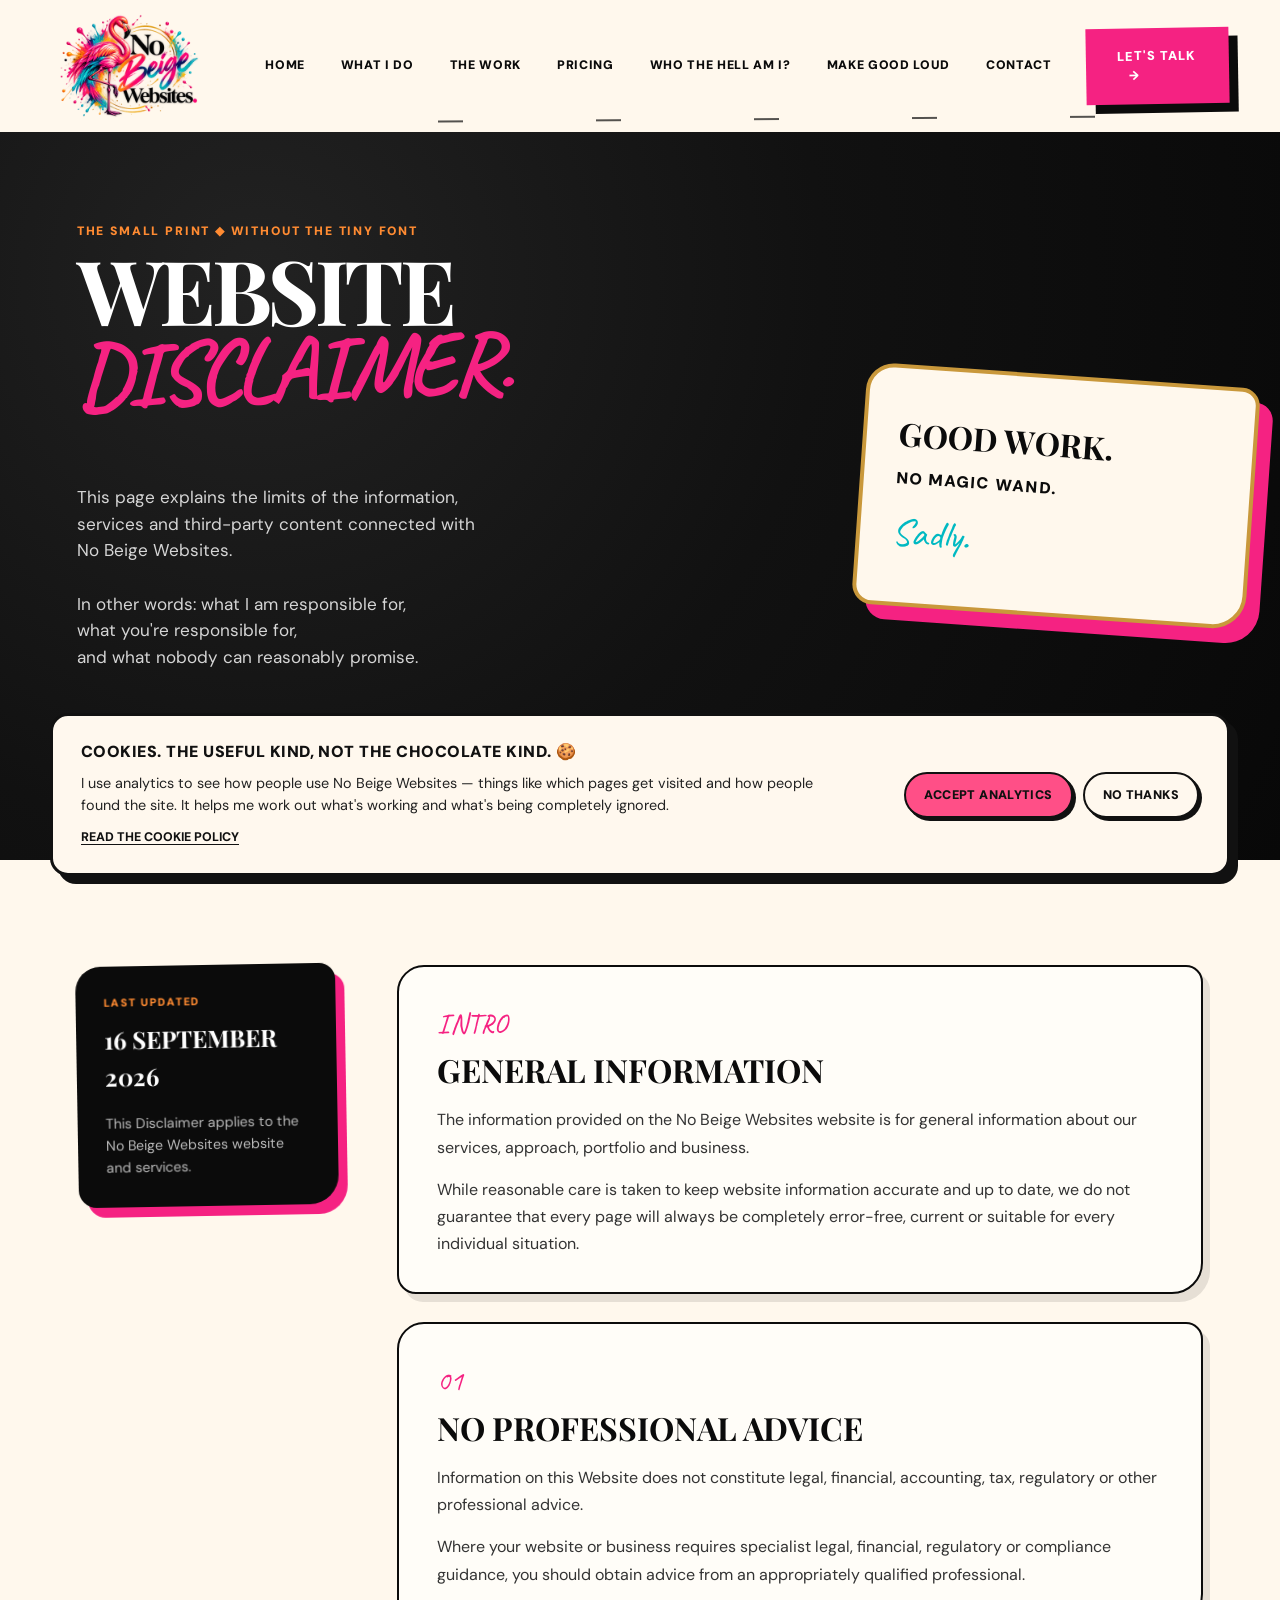
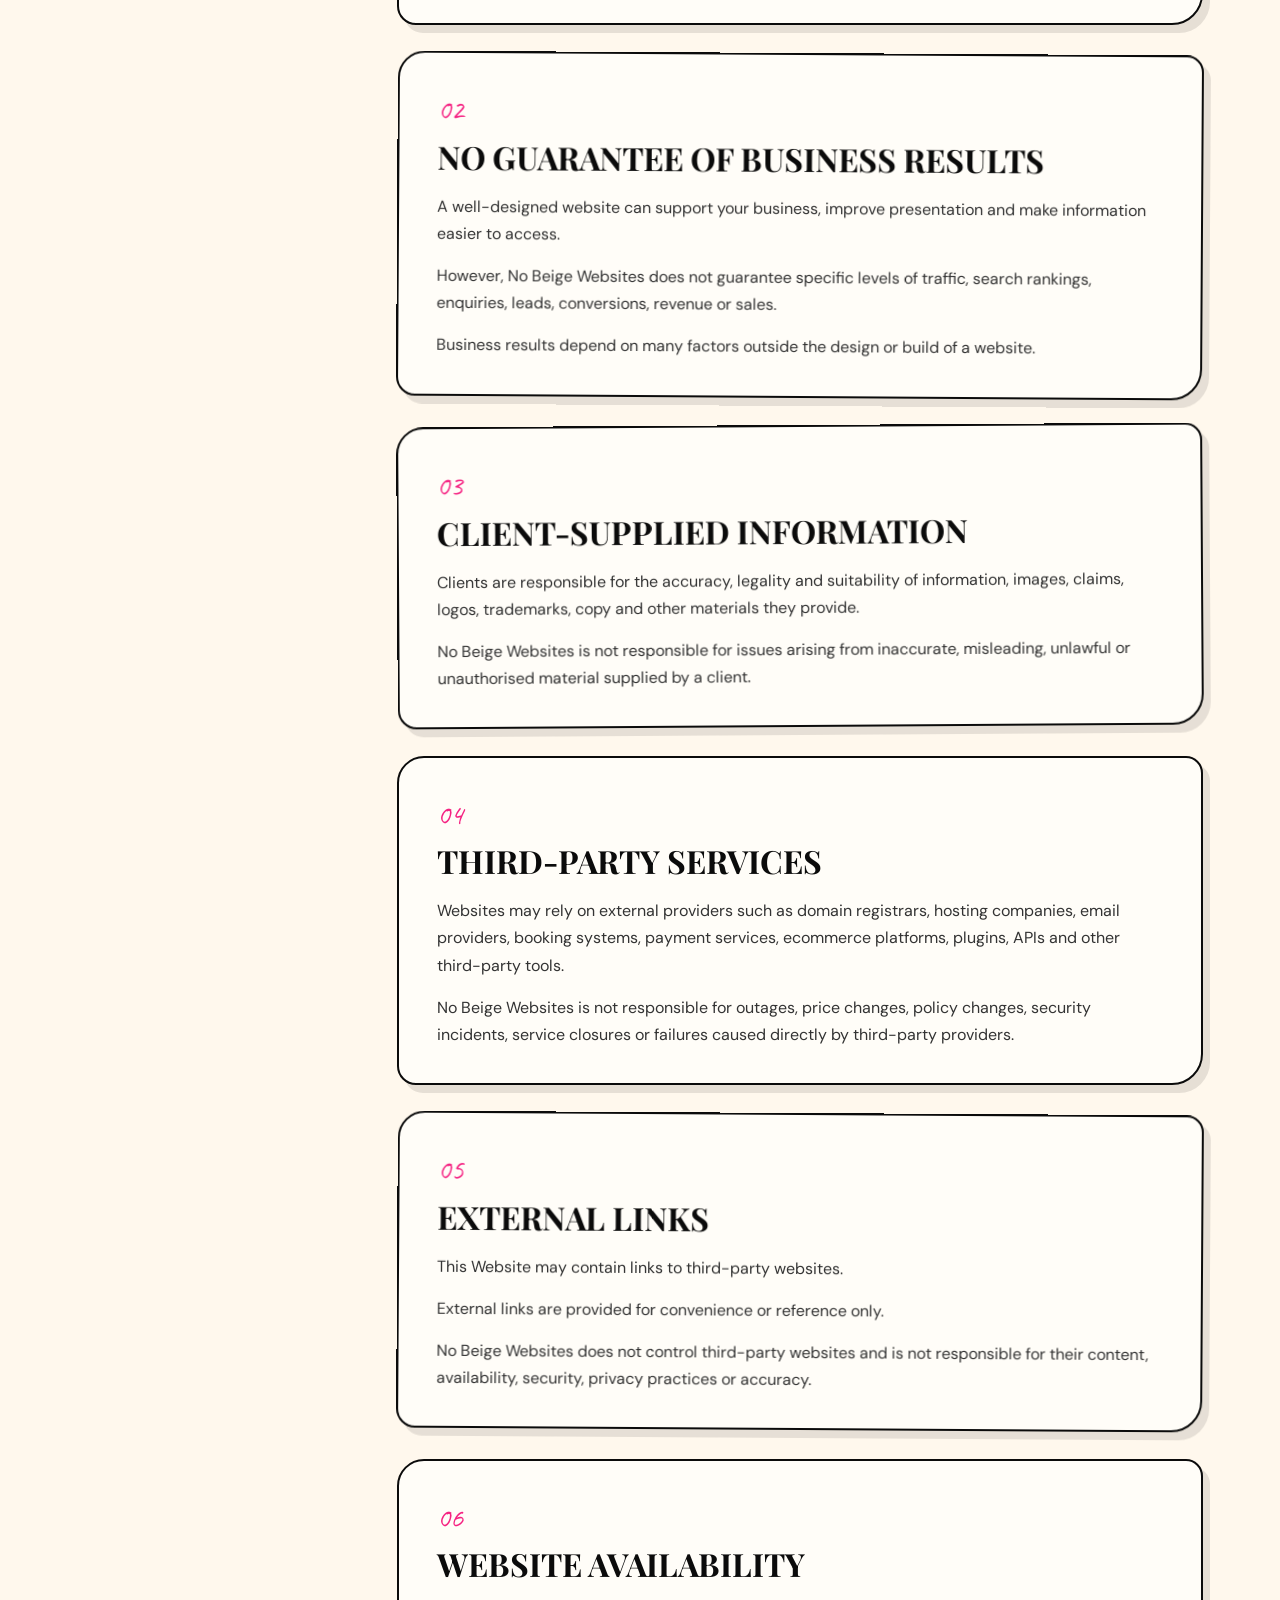
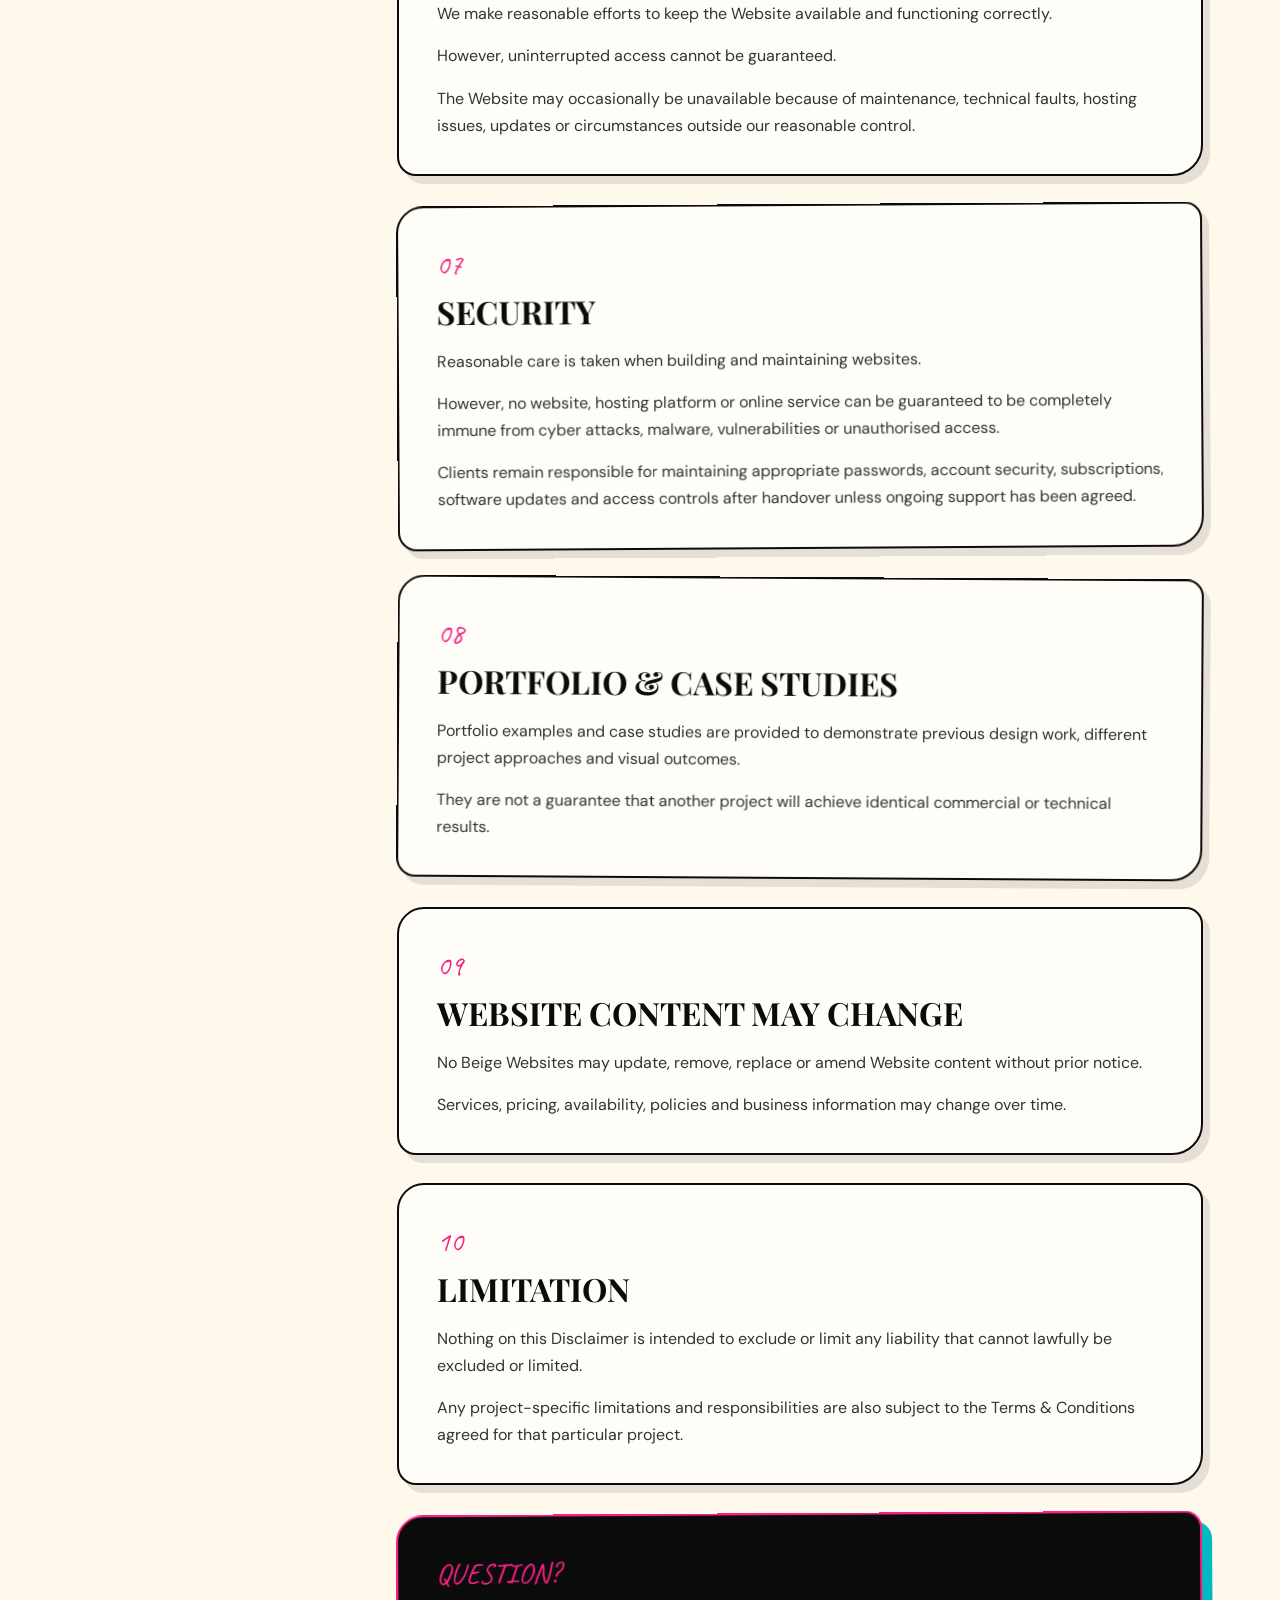
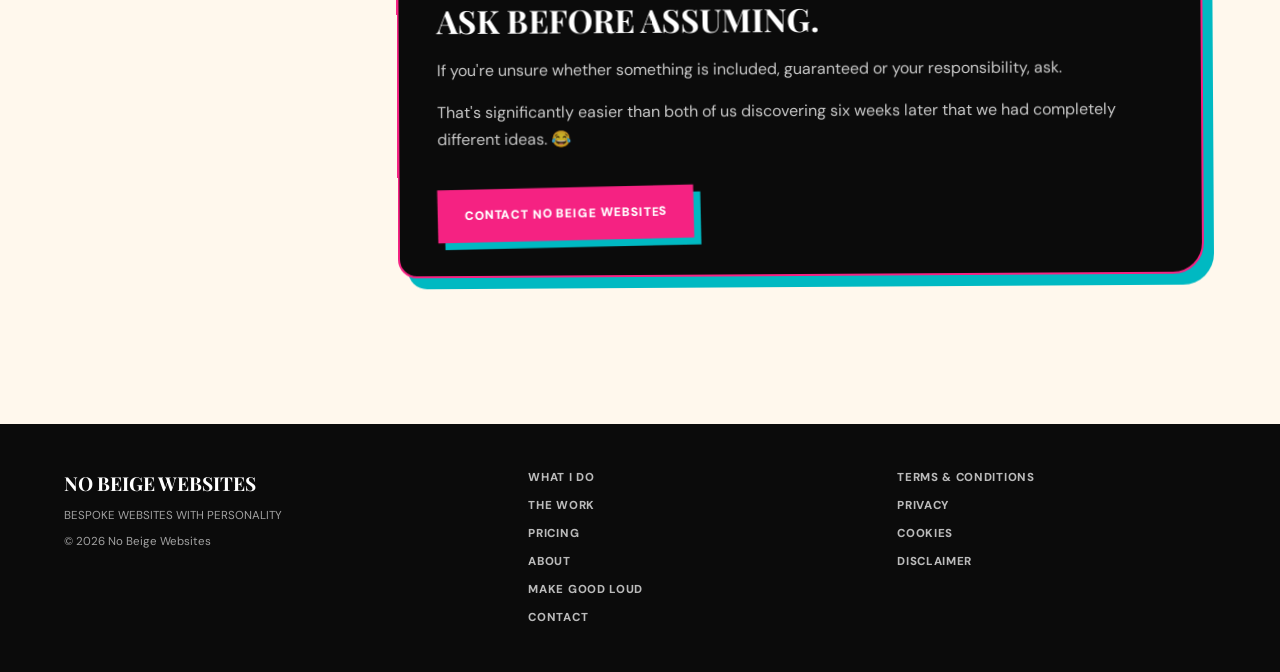
<file: disclaimer.html>
<!DOCTYPE html>
<html lang="en">

<head>

  <meta charset="UTF-8">

  <meta
    name="viewport"
    content="width=device-width, initial-scale=1.0"
  >

  <meta
    name="description"
    content="Disclaimer for No Beige Websites covering website information, third-party services, client responsibility and general limitations."
  >

  <title>
    Disclaimer | No Beige Websites
  </title>


  <!-- GOOGLE FONTS -->

  <link
    rel="preconnect"
    href="https://fonts.googleapis.com"
  >

  <link
    rel="preconnect"
    href="https://fonts.gstatic.com"
    crossorigin
  >

  <link
    href="https://fonts.googleapis.com/css2?family=Caveat:wght@600;700&family=DM+Sans:wght@400;500;600;700;800;900&family=Playfair+Display:wght@600;700;800;900&display=swap"
    rel="stylesheet"
  >


  <link
    rel="stylesheet"
    href="style.css?v=11"
  >


  <!-- COOKIE CONSENT + GOOGLE ANALYTICS -->

  <script src="cookies.js"></script>

</head>



<body>


  <!-- ======================================================
       HEADER
       ====================================================== -->

  <header class="site-header">


    <a
      href="index.html"
      class="header-logo"
      aria-label="No Beige Websites home"
    >

      <img
        src="images/logono.png"
        alt="No Beige Websites"
      >

    </a>



    <!-- DESKTOP NAVIGATION -->

    <nav class="main-nav">

      <a href="index.html">
        HOME
      </a>

      <a href="services.html">
        WHAT I DO
      </a>

      <a href="work.html">
        THE WORK
      </a>

      <a href="pricing.html">
        PRICING
      </a>

      <a href="about.html">
        WHO THE HELL AM I?
      </a>

      <a href="make-good-loud.html">
        MAKE GOOD LOUD
      </a>

      <a href="contact.html">
        CONTACT
      </a>

    </nav>



    <!-- MOBILE MENU BUTTON -->

    <button
      class="mobile-menu-toggle"
      type="button"
      aria-label="Open navigation menu"
      aria-expanded="false"
      aria-controls="mobile-menu"
    >
      <span></span>
      <span></span>
      <span></span>
    </button>



    <!-- MOBILE NAVIGATION -->

    <nav
      class="mobile-menu"
      id="mobile-menu"
      aria-label="Mobile navigation"
    >

      <a href="index.html">HOME</a>
      <a href="services.html">WHAT I DO</a>
      <a href="work.html">THE WORK</a>
      <a href="pricing.html">PRICING</a>
      <a href="about.html">WHO THE HELL AM I?</a>
      <a href="make-good-loud.html">MAKE GOOD LOUD</a>
      <a href="contact.html">CONTACT</a>

    </nav>



    <a
      href="contact.html"
      class="header-cta"
    >
      LET'S TALK
      <span>→</span>
    </a>


  </header>




  <main>


    <!-- ======================================================
         DISCLAIMER HERO
         ====================================================== -->

    <section class="legal-page-hero">


      <div class="legal-hero-copy">


        <p class="legal-eyebrow">
          THE SMALL PRINT ◆ WITHOUT THE TINY FONT
        </p>


        <h1>

          WEBSITE

          <span>
            DISCLAIMER.
          </span>

        </h1>


        <p class="legal-intro">

          This page explains the limits of the information,
          services and third-party content connected with
          No Beige Websites.

          In other words: what I am responsible for,
          what you're responsible for,
          and what nobody can reasonably promise.

        </p>


        <p class="legal-hand-note">
          Sensible expectations. Revolutionary concept.
        </p>


      </div>



      <div class="legal-hero-card">

        <strong>
          GOOD WORK.
        </strong>

        <span>
          NO MAGIC WAND.
        </span>

        <em>
          Sadly.
        </em>

      </div>


    </section>




    <!-- ======================================================
         DISCLAIMER CONTENT
         ====================================================== -->

    <section class="legal-content-section">


      <div class="legal-content-wrap">


        <!-- SIDEBAR -->

        <aside class="legal-side-note">

          <span>
            LAST UPDATED
          </span>

          <strong>
            16 SEPTEMBER 2026
          </strong>

          <p>

            This Disclaimer applies to the No Beige Websites
            website and services.

          </p>

        </aside>




        <!-- MAIN CONTENT -->

        <div class="legal-copy">


          <!-- INTRO -->

          <article class="legal-block">

            <span class="legal-number">
              INTRO
            </span>

            <h2>
              GENERAL INFORMATION
            </h2>

            <p>

              The information provided on the No Beige Websites
              website is for general information about our services,
              approach, portfolio and business.

            </p>

            <p>

              While reasonable care is taken to keep website information
              accurate and up to date, we do not guarantee that every
              page will always be completely error-free,
              current or suitable for every individual situation.

            </p>

          </article>




          <!-- 1 -->

          <article class="legal-block">

            <span class="legal-number">
              01
            </span>

            <h2>
              NO PROFESSIONAL ADVICE
            </h2>

            <p>

              Information on this Website does not constitute
              legal, financial, accounting, tax, regulatory
              or other professional advice.

            </p>

            <p>

              Where your website or business requires specialist
              legal, financial, regulatory or compliance guidance,
              you should obtain advice from an appropriately qualified professional.

            </p>

          </article>




          <!-- 2 -->

          <article class="legal-block">

            <span class="legal-number">
              02
            </span>

            <h2>
              NO GUARANTEE OF BUSINESS RESULTS
            </h2>

            <p>

              A well-designed website can support your business,
              improve presentation and make information easier to access.

            </p>

            <p>

              However, No Beige Websites does not guarantee
              specific levels of traffic, search rankings,
              enquiries, leads, conversions, revenue or sales.

            </p>

            <p>

              Business results depend on many factors outside
              the design or build of a website.

            </p>

          </article>




          <!-- 3 -->

          <article class="legal-block">

            <span class="legal-number">
              03
            </span>

            <h2>
              CLIENT-SUPPLIED INFORMATION
            </h2>

            <p>

              Clients are responsible for the accuracy,
              legality and suitability of information,
              images, claims, logos, trademarks,
              copy and other materials they provide.

            </p>

            <p>

              No Beige Websites is not responsible for issues
              arising from inaccurate, misleading, unlawful
              or unauthorised material supplied by a client.

            </p>

          </article>




          <!-- 4 -->

          <article class="legal-block">

            <span class="legal-number">
              04
            </span>

            <h2>
              THIRD-PARTY SERVICES
            </h2>

            <p>

              Websites may rely on external providers such as
              domain registrars, hosting companies,
              email providers, booking systems,
              payment services, ecommerce platforms,
              plugins, APIs and other third-party tools.

            </p>

            <p>

              No Beige Websites is not responsible for outages,
              price changes, policy changes, security incidents,
              service closures or failures caused directly
              by third-party providers.

            </p>

          </article>




          <!-- 5 -->

          <article class="legal-block">

            <span class="legal-number">
              05
            </span>

            <h2>
              EXTERNAL LINKS
            </h2>

            <p>

              This Website may contain links to third-party websites.

            </p>

            <p>

              External links are provided for convenience
              or reference only.

            </p>

            <p>

              No Beige Websites does not control third-party websites
              and is not responsible for their content,
              availability, security, privacy practices or accuracy.

            </p>

          </article>




          <!-- 6 -->

          <article class="legal-block">

            <span class="legal-number">
              06
            </span>

            <h2>
              WEBSITE AVAILABILITY
            </h2>

            <p>

              We make reasonable efforts to keep the Website available
              and functioning correctly.

            </p>

            <p>

              However, uninterrupted access cannot be guaranteed.

            </p>

            <p>

              The Website may occasionally be unavailable
              because of maintenance, technical faults,
              hosting issues, updates or circumstances
              outside our reasonable control.

            </p>

          </article>




          <!-- 7 -->

          <article class="legal-block">

            <span class="legal-number">
              07
            </span>

            <h2>
              SECURITY
            </h2>

            <p>

              Reasonable care is taken when building
              and maintaining websites.

            </p>

            <p>

              However, no website, hosting platform
              or online service can be guaranteed
              to be completely immune from cyber attacks,
              malware, vulnerabilities or unauthorised access.

            </p>

            <p>

              Clients remain responsible for maintaining
              appropriate passwords, account security,
              subscriptions, software updates and access controls
              after handover unless ongoing support has been agreed.

            </p>

          </article>




          <!-- 8 -->

          <article class="legal-block">

            <span class="legal-number">
              08
            </span>

            <h2>
              PORTFOLIO & CASE STUDIES
            </h2>

            <p>

              Portfolio examples and case studies are provided
              to demonstrate previous design work,
              different project approaches and visual outcomes.

            </p>

            <p>

              They are not a guarantee that another project
              will achieve identical commercial or technical results.

            </p>

          </article>




          <!-- 9 -->

          <article class="legal-block">

            <span class="legal-number">
              09
            </span>

            <h2>
              WEBSITE CONTENT MAY CHANGE
            </h2>

            <p>

              No Beige Websites may update,
              remove, replace or amend Website content
              without prior notice.

            </p>

            <p>

              Services, pricing, availability,
              policies and business information
              may change over time.

            </p>

          </article>




          <!-- 10 -->

          <article class="legal-block">

            <span class="legal-number">
              10
            </span>

            <h2>
              LIMITATION
            </h2>

            <p>

              Nothing on this Disclaimer is intended
              to exclude or limit any liability
              that cannot lawfully be excluded or limited.

            </p>

            <p>

              Any project-specific limitations
              and responsibilities are also subject
              to the Terms & Conditions agreed
              for that particular project.

            </p>

          </article>




          <!-- CONTACT -->

          <article class="legal-block legal-block-final">

            <span class="legal-number">
              QUESTION?
            </span>

            <h2>
              ASK BEFORE ASSUMING.
            </h2>

            <p>

              If you're unsure whether something is included,
              guaranteed or your responsibility,
              ask.

            </p>

            <p>

              That's significantly easier than both of us
              discovering six weeks later that we had
              completely different ideas. 😂

            </p>


            <a
              href="contact.html"
              class="btn btn-pink"
            >
              CONTACT NO BEIGE WEBSITES
            </a>

          </article>


        </div>


      </div>


    </section>


  </main>




  <!-- ======================================================
       FOOTER
       ====================================================== -->

  <footer class="site-footer site-footer-expanded">


    <div class="footer-brand">

      <strong>
        NO BEIGE WEBSITES
      </strong>

      <span>
        BESPOKE WEBSITES WITH PERSONALITY
      </span>

      <span>
        © 2026 No Beige Websites
      </span>

    </div>


    <nav
      class="footer-nav"
      aria-label="Footer navigation"
    >

      <a href="services.html">
        WHAT I DO
      </a>

      <a href="work.html">
        THE WORK
      </a>

      <a href="pricing.html">
        PRICING
      </a>

      <a href="about.html">
        ABOUT
      </a>

      <a href="make-good-loud.html">
        MAKE GOOD LOUD
      </a>

      <a href="contact.html">
        CONTACT
      </a>

    </nav>


    <nav
      class="footer-legal"
      aria-label="Legal navigation"
    >

      <a href="terms.html">
        TERMS & CONDITIONS
      </a>

      <a href="privacy.html">
        PRIVACY
      </a>

      <a href="cookies.html">
        COOKIES
      </a>

      <a href="disclaimer.html">
        DISCLAIMER
      </a>

    </nav>


  </footer>




  <!-- ======================================================
       COOKIE CONSENT
       ====================================================== -->

  <div
    class="cookie-banner"
    id="cookie-banner"
    role="dialog"
    aria-label="Cookie preferences"
    aria-live="polite"
    hidden
  >

    <div class="cookie-banner-copy">

      <strong>
        COOKIES. THE USEFUL KIND, NOT THE CHOCOLATE KIND. 🍪
      </strong>

      <p>
        I use analytics to see how people use No Beige Websites —
        things like which pages get visited and how people found the site.
        It helps me work out what's working and what's being completely ignored.
      </p>

      <a href="cookies.html">
        READ THE COOKIE POLICY
      </a>

    </div>


    <div class="cookie-banner-actions">

      <button
        type="button"
        id="cookie-accept"
        class="cookie-btn"
      >
        ACCEPT ANALYTICS
      </button>

      <button
        type="button"
        id="cookie-reject"
        class="cookie-btn"
      >
        NO THANKS
      </button>

    </div>

  </div>




  <!-- ======================================================
       MOBILE MENU
       ====================================================== -->

  <script>

    const menuButton =
      document.querySelector('.mobile-menu-toggle');

    const mobileMenu =
      document.querySelector('.mobile-menu');


    if (menuButton && mobileMenu) {

      menuButton.addEventListener('click', () => {

        const isOpen =
          mobileMenu.classList.toggle('is-open');

        menuButton.classList.toggle(
          'is-open',
          isOpen
        );

        menuButton.setAttribute(
          'aria-expanded',
          isOpen ? 'true' : 'false'
        );

      });

    }

  </script>


</body>

</html>
</file>
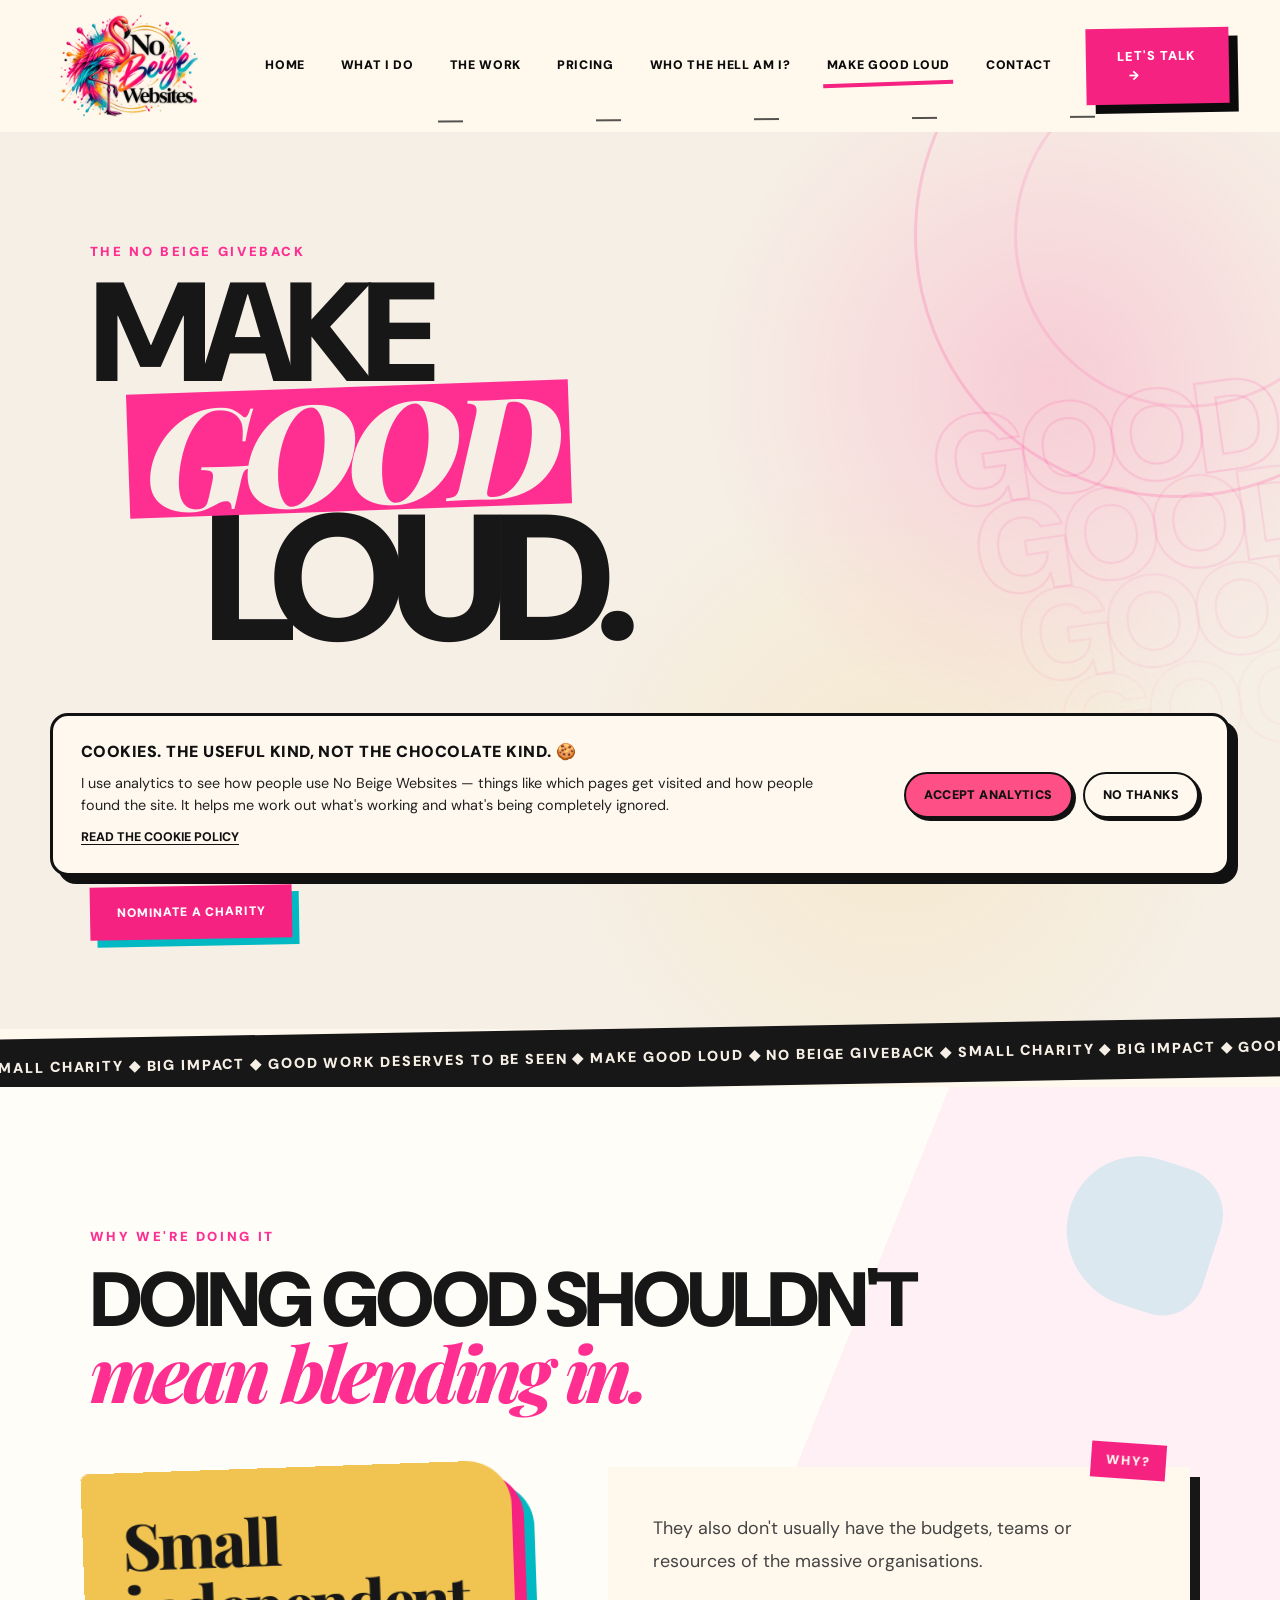
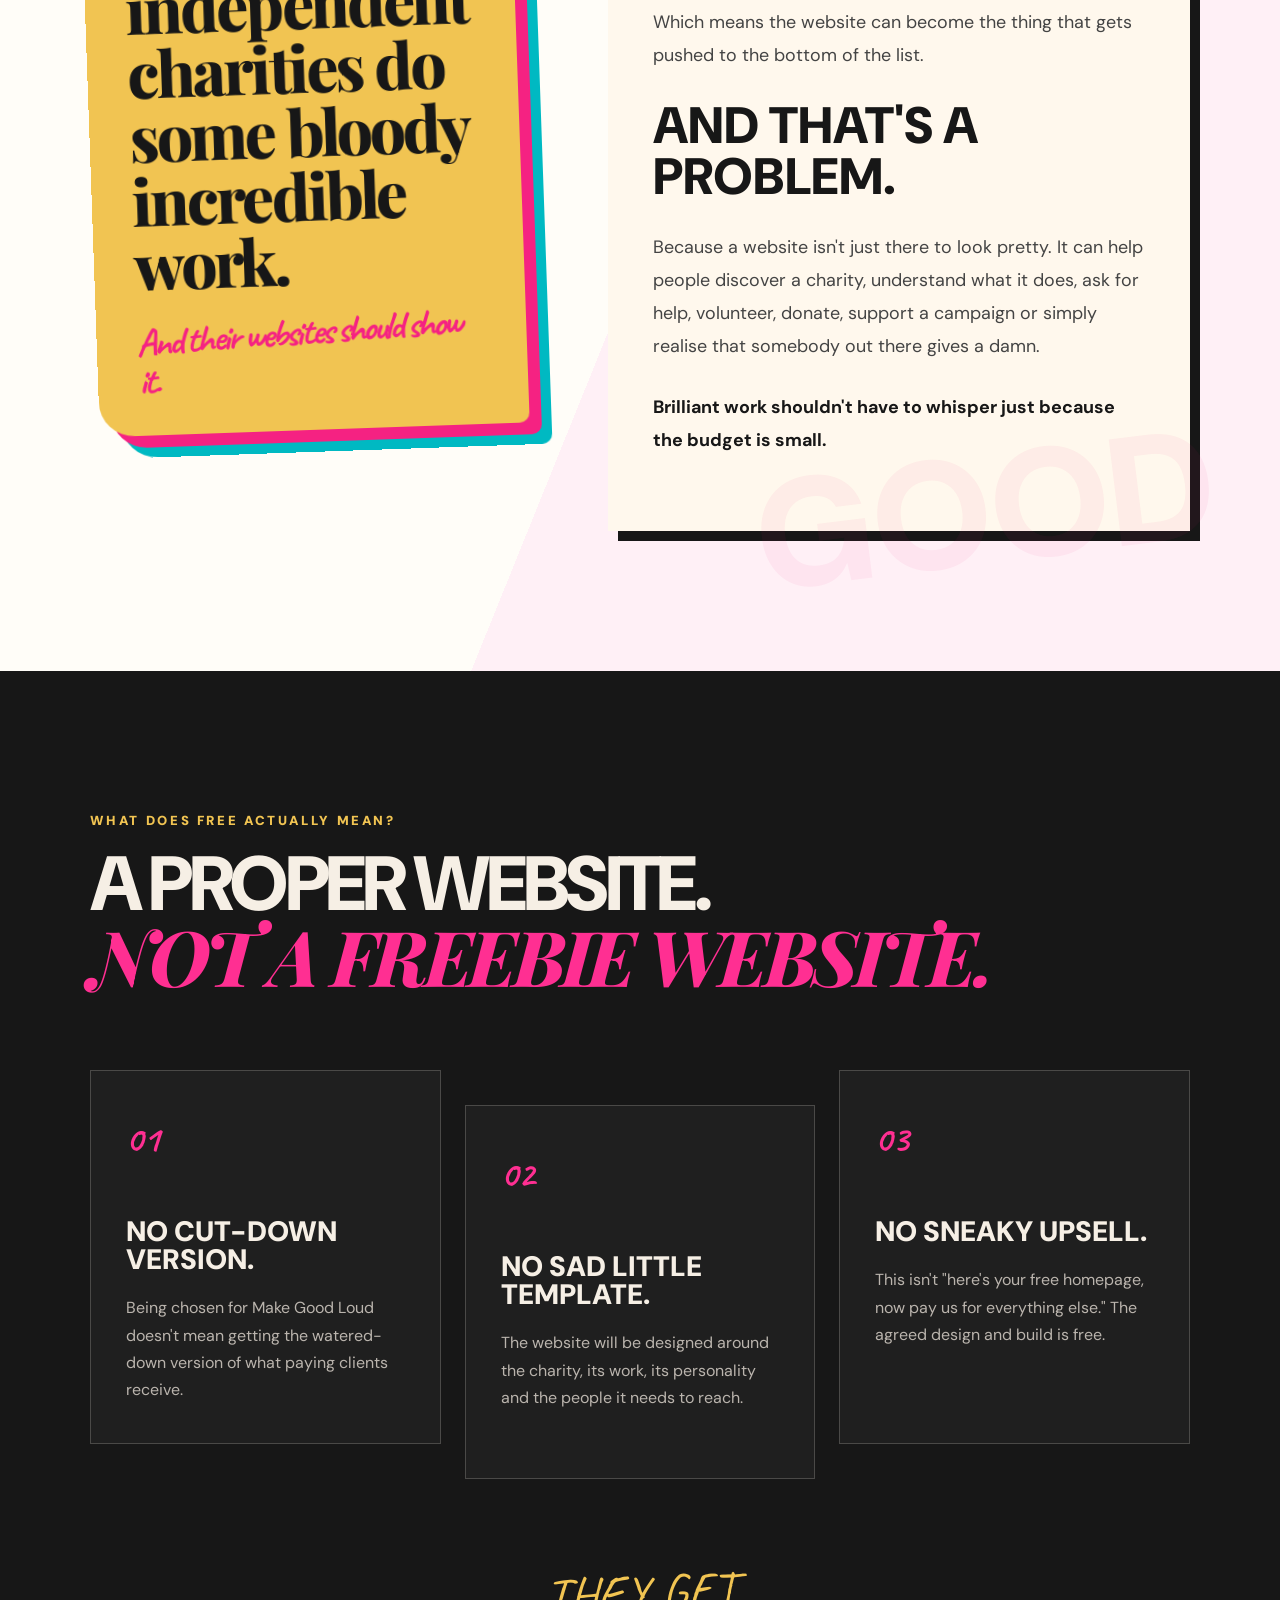
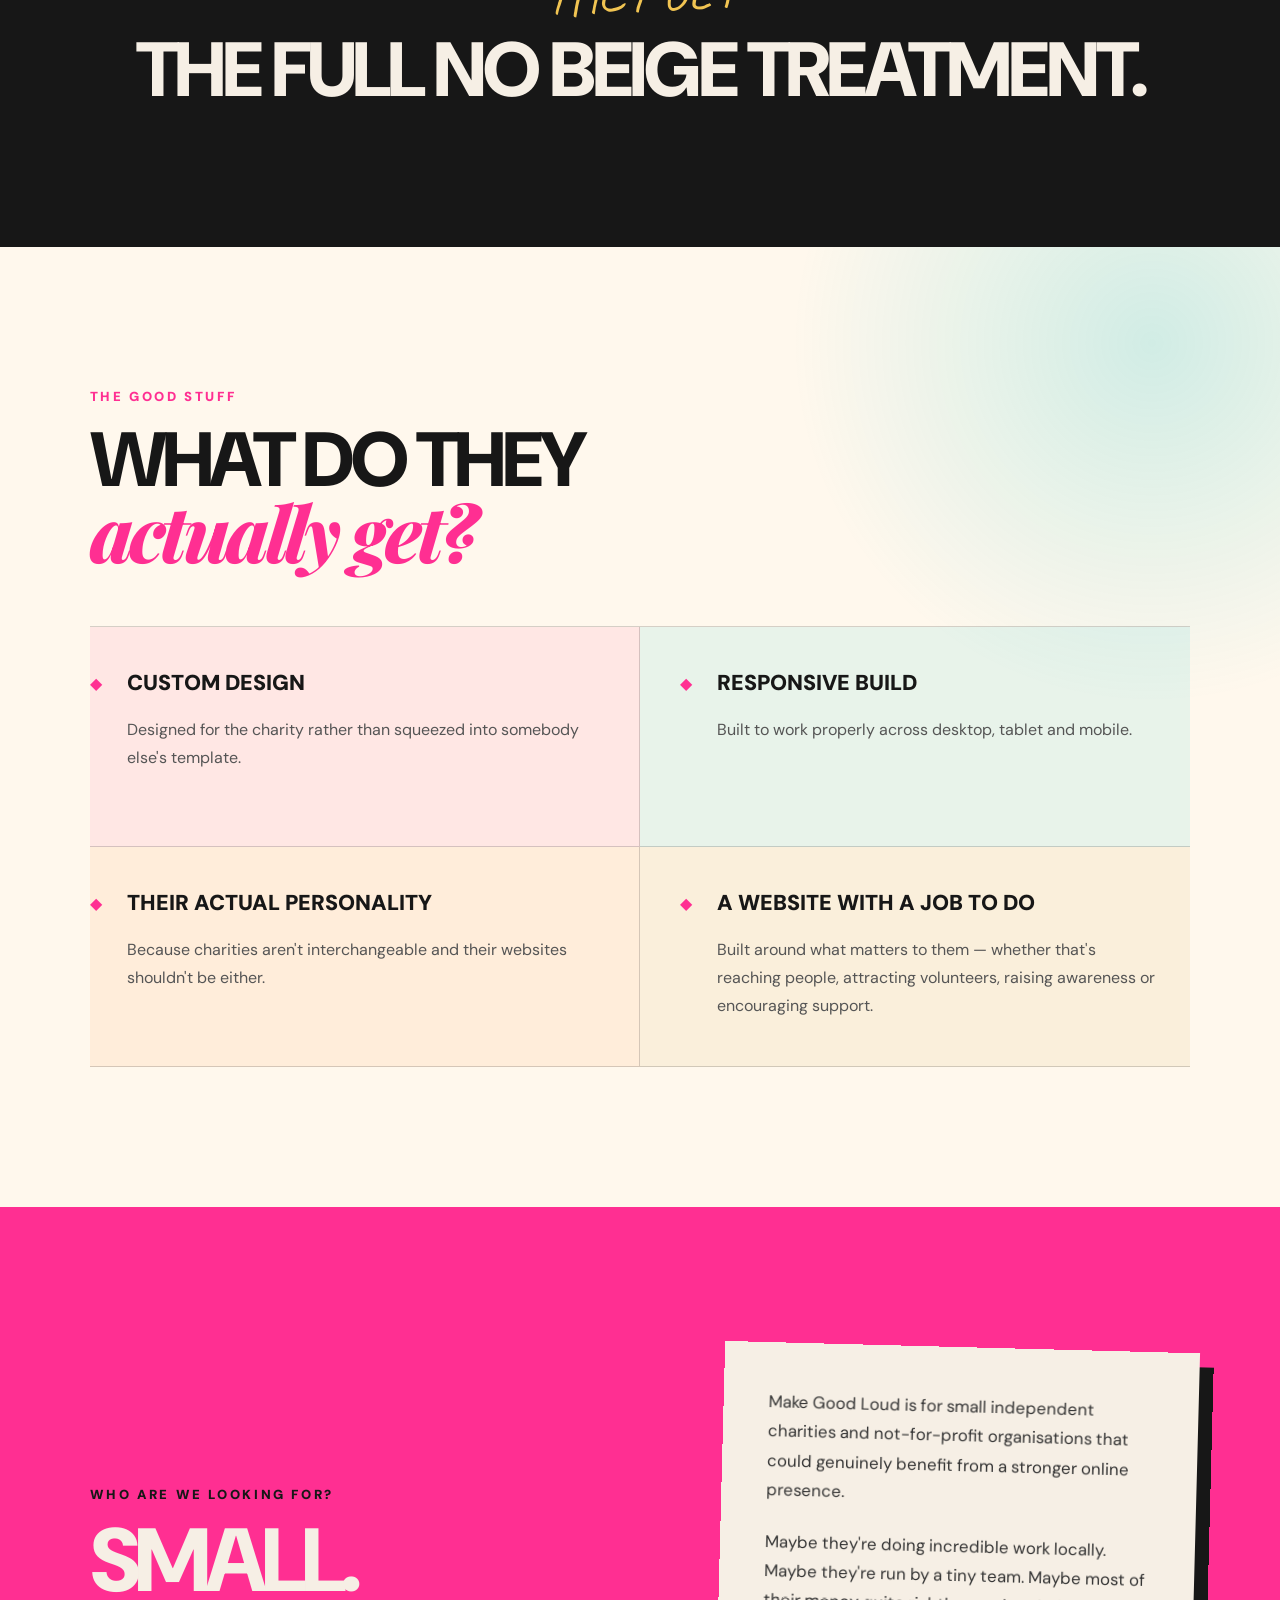
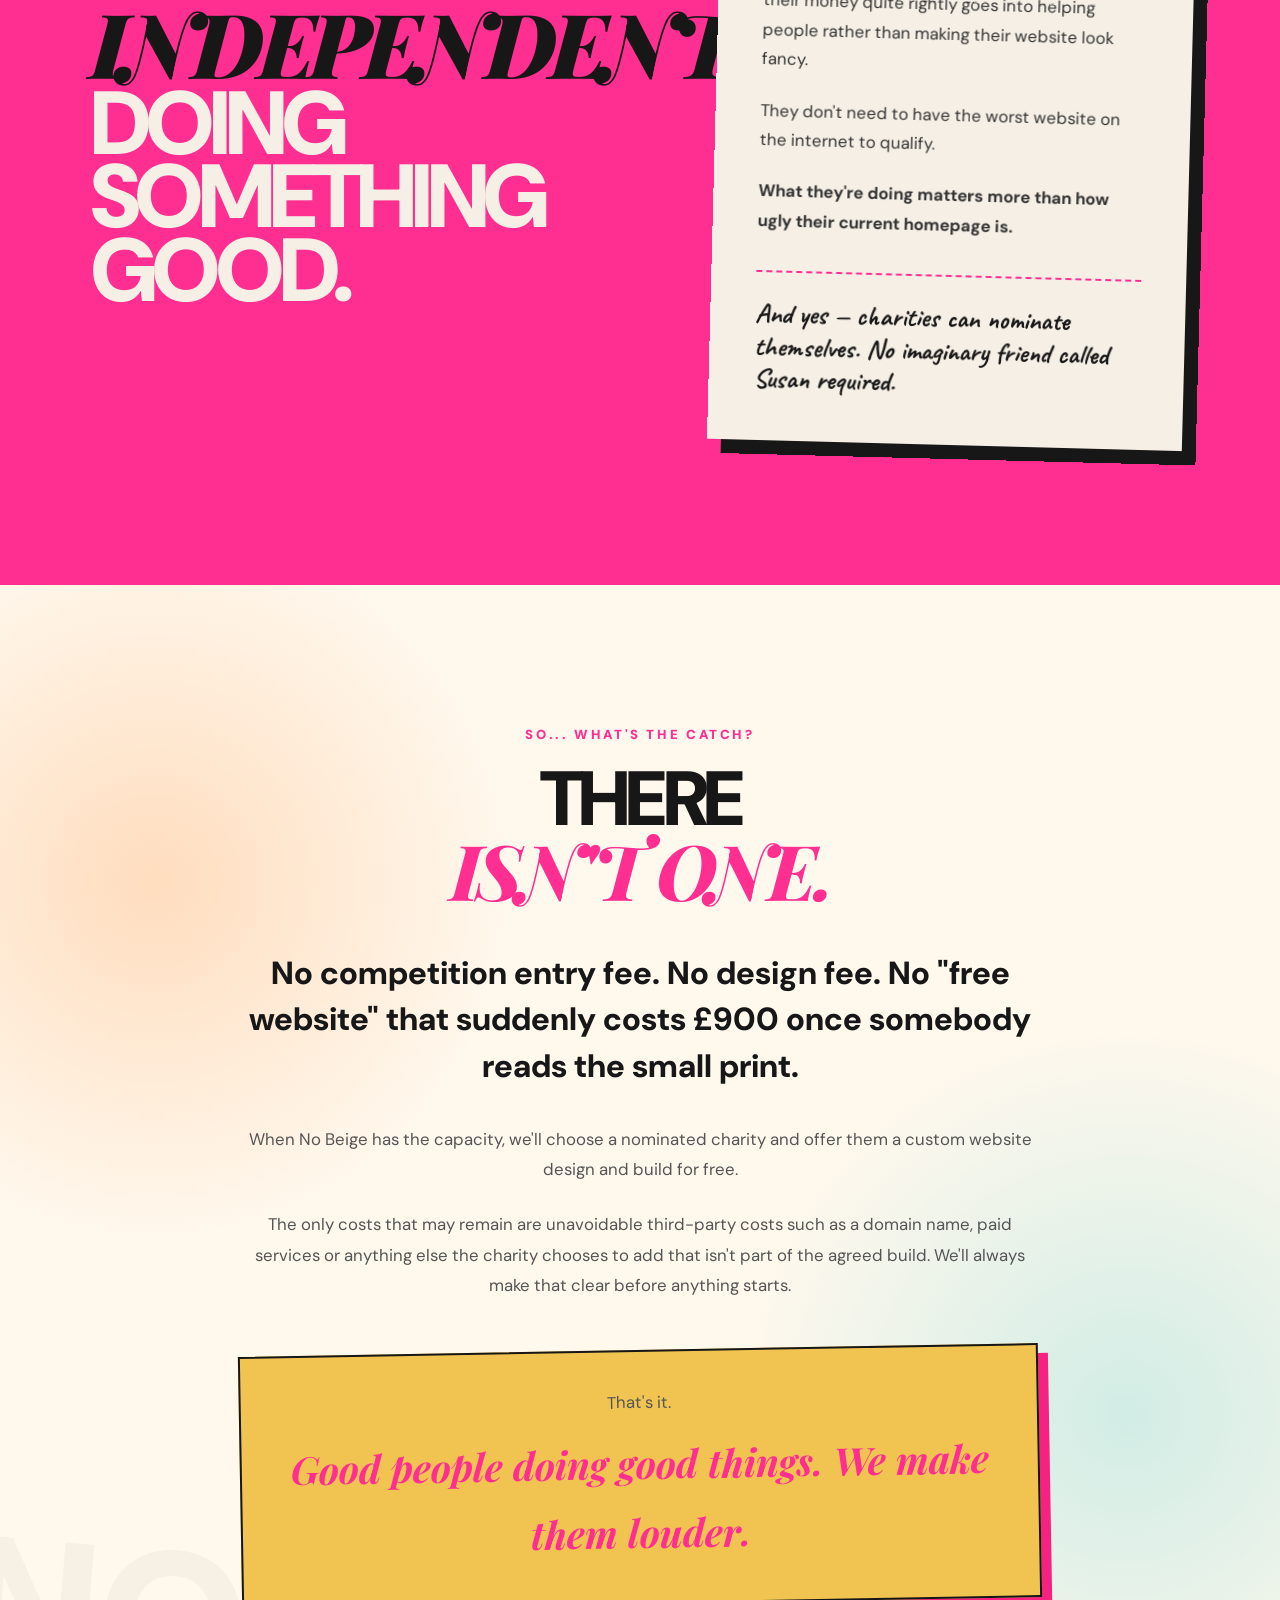
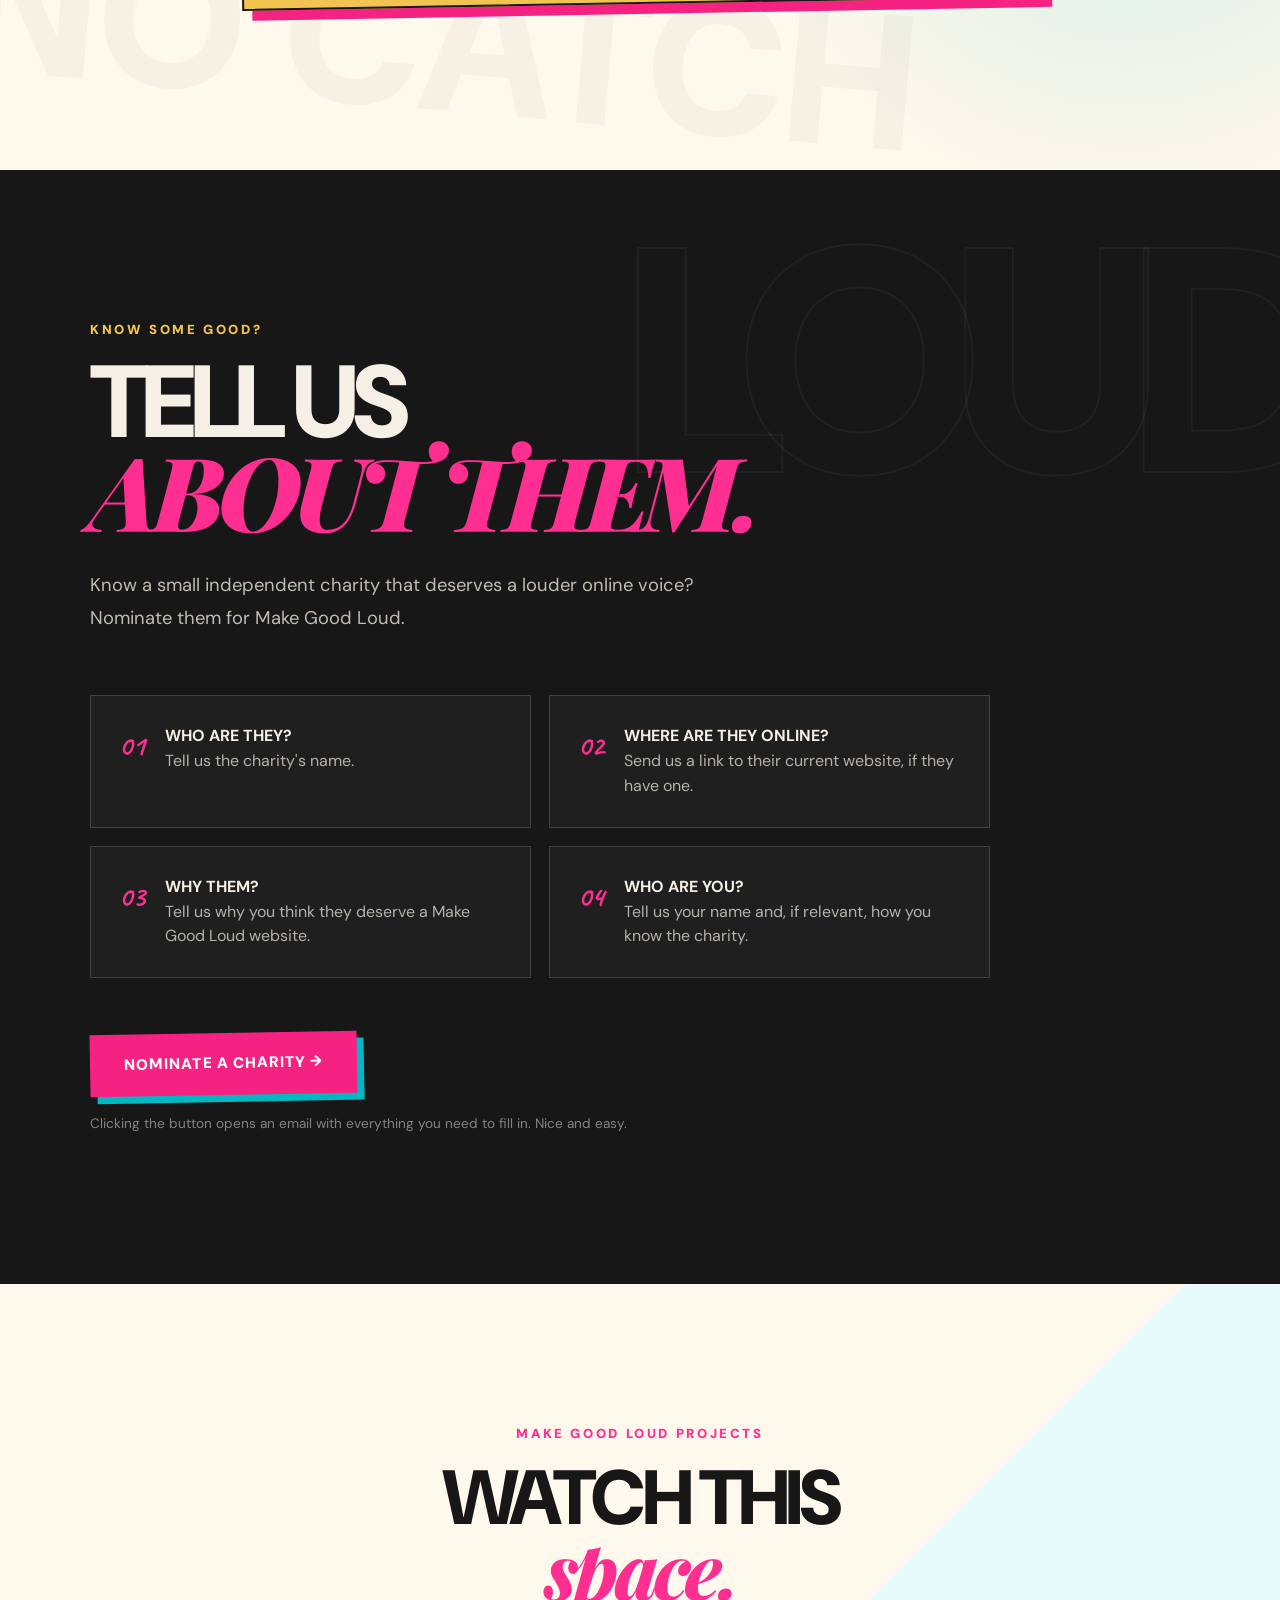
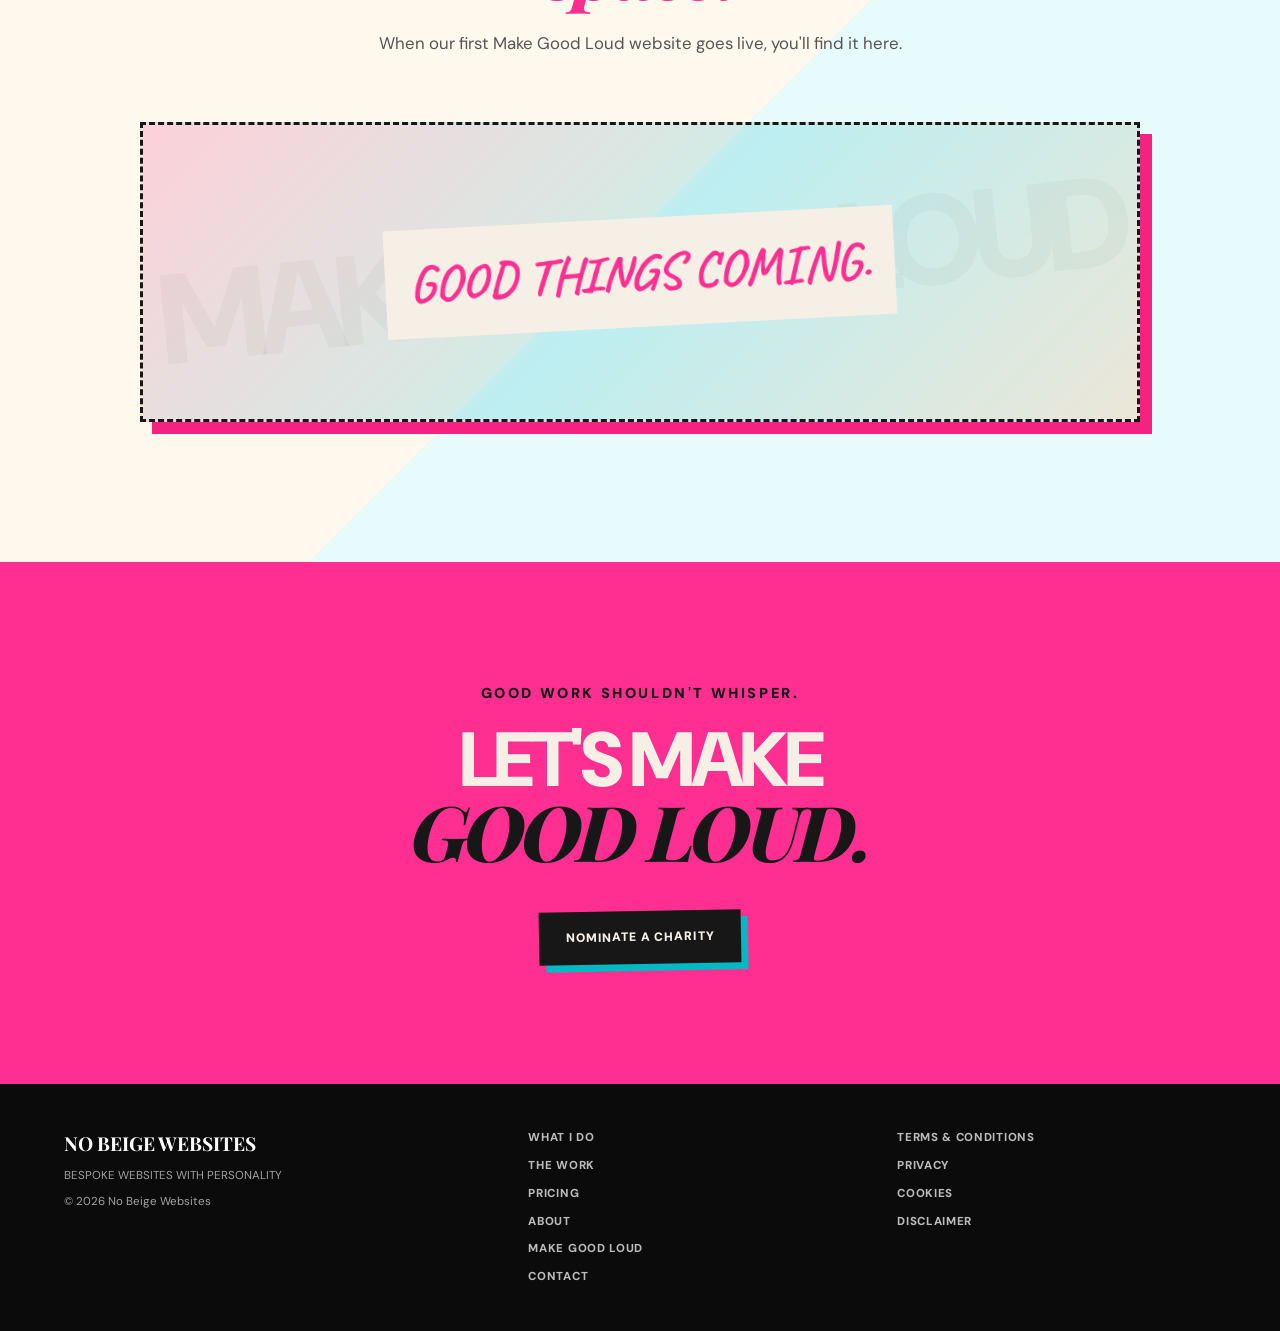
<file: make-good-loud.html>
<!DOCTYPE html>
<html lang="en">

<head>

  <meta charset="UTF-8">

  <meta
    name="viewport"
    content="width=device-width, initial-scale=1.0"
  >

  <meta
    name="description"
    content="Make Good Loud is the No Beige Giveback. Every so often, No Beige Websites gives one small independent charity a complete custom website redesign free of design and build charges."
  >

  <title>
    Make Good Loud | The No Beige Giveback
  </title>


  <!-- GOOGLE FONTS -->

  <link
    rel="preconnect"
    href="https://fonts.googleapis.com"
  >

  <link
    rel="preconnect"
    href="https://fonts.gstatic.com"
    crossorigin
  >

  <link
    href="https://fonts.googleapis.com/css2?family=Caveat:wght@600;700&family=DM+Sans:wght@400;500;600;700;800;900&family=Playfair+Display:wght@600;700;800;900&display=swap"
    rel="stylesheet"
  >


  <link
    rel="stylesheet"
    href="style.css?v=11"
  >


  <!-- COOKIE CONSENT + GOOGLE ANALYTICS -->

  <script src="cookies.js"></script>

</head>


<body class="make-good-loud-page">


  <!-- ======================================================
       HEADER
       ====================================================== -->

  <header class="site-header">


    <!-- LOGO -->

    <a
      href="index.html"
      class="header-logo"
      aria-label="No Beige Websites home"
    >

      <img
        src="images/logono.png"
        alt="No Beige Websites"
      >

    </a>


    <!-- DESKTOP NAVIGATION -->

    <nav class="main-nav">

      <a href="index.html">
        HOME
      </a>

      <a href="services.html">
        WHAT I DO
      </a>

      <a href="work.html">
        THE WORK
      </a>

      <a href="pricing.html">
        PRICING
      </a>

      <a href="about.html">
        WHO THE HELL AM I?
      </a>

      <a
        href="make-good-loud.html"
        class="active"
      >
        MAKE GOOD LOUD
      </a>

      <a href="contact.html">
        CONTACT
      </a>

    </nav>


    <!-- MOBILE MENU BUTTON -->

    <button
      class="mobile-menu-toggle"
      type="button"
      aria-label="Open navigation menu"
      aria-expanded="false"
      aria-controls="mobile-menu"
    >
      <span></span>
      <span></span>
      <span></span>
    </button>


    <!-- MOBILE NAVIGATION -->

    <nav
      class="mobile-menu"
      id="mobile-menu"
      aria-label="Mobile navigation"
    >

      <a href="index.html">
        HOME
      </a>

      <a href="services.html">
        WHAT I DO
      </a>

      <a href="work.html">
        THE WORK
      </a>

      <a href="pricing.html">
        PRICING
      </a>

      <a href="about.html">
        WHO THE HELL AM I?
      </a>

      <a
        href="make-good-loud.html"
        class="active"
      >
        MAKE GOOD LOUD
      </a>

      <a href="contact.html">
        CONTACT
      </a>

    </nav>


    <!-- CTA -->

    <a
      href="contact.html"
      class="header-cta"
    >
      LET'S TALK
      <span>→</span>
    </a>


  </header>



  <main>


    <!-- ======================================================
         MAKE GOOD LOUD HERO
         ====================================================== -->

    <section class="mgl-hero">

      <div class="mgl-hero-inner">


        <p class="mgl-eyebrow">
          THE NO BEIGE GIVEBACK
        </p>


        <h1 class="mgl-title">

          <span class="mgl-make">
            MAKE
          </span>

          <span class="mgl-good">
            GOOD
          </span>

          <span class="mgl-loud">
            LOUD.
          </span>

        </h1>


        <p class="mgl-hero-line">
          Big hearts deserve bigger voices.
        </p>


        <p class="mgl-hero-copy">

          Every so often, No Beige Websites chooses
          one small independent charity and gives
          their website a complete redesign.

          <strong>
            Free of charge.
          </strong>

        </p>


        <a
          href="#nominate"
          class="btn btn-pink mgl-hero-button"
        >
          NOMINATE A CHARITY
        </a>


      </div>


      <!-- DECORATIVE AMPLIFYING WORDS -->

      <div
        class="mgl-echo"
        aria-hidden="true"
      >

        <span>GOOD</span>
        <span>GOOD</span>
        <span>GOOD</span>
        <span>GOOD</span>

      </div>


    </section>



    <!-- ======================================================
         STATEMENT STRIP
         ====================================================== -->

    <section class="mgl-strip">

      <div class="mgl-strip-track">

        SMALL CHARITY ◆ BIG IMPACT ◆
        GOOD WORK DESERVES TO BE SEEN ◆
        MAKE GOOD LOUD ◆
        NO BEIGE GIVEBACK ◆

        SMALL CHARITY ◆ BIG IMPACT ◆
        GOOD WORK DESERVES TO BE SEEN ◆
        MAKE GOOD LOUD ◆
        NO BEIGE GIVEBACK ◆

      </div>

    </section>



    <!-- ======================================================
         WHY MAKE GOOD LOUD?
         ====================================================== -->

    <section class="mgl-why">

      <div class="mgl-section-heading">

        <p class="mgl-small-heading">
          WHY WE'RE DOING IT
        </p>


        <h2>
          DOING GOOD SHOULDN'T
          <span>
            mean blending in.
          </span>
        </h2>

      </div>


      <div class="mgl-why-grid">


        <div class="mgl-why-big">

          <p>
            Small independent charities do some
            bloody incredible work.
          </p>

        </div>


        <div class="mgl-why-copy">

          <p>
            They also don't usually have the budgets,
            teams or resources of the massive organisations.
          </p>

          <p>
            Which means the website can become the thing
            that gets pushed to the bottom of the list.
          </p>

          <p>
            And that's a problem.
          </p>

          <p>
            Because a website isn't just there to look pretty.
            It can help people discover a charity, understand
            what it does, ask for help, volunteer, donate,
            support a campaign or simply realise that
            somebody out there gives a damn.
          </p>

          <p>
            <strong>
              Brilliant work shouldn't have to whisper
              just because the budget is small.
            </strong>
          </p>

        </div>


      </div>

    </section>



    <!-- ======================================================
         THE PROMISE
         ====================================================== -->

    <section class="mgl-promise">


      <p class="mgl-small-heading">
        WHAT DOES FREE ACTUALLY MEAN?
      </p>


      <h2>
        A PROPER WEBSITE.
        <span>
          NOT A FREEBIE WEBSITE.
        </span>
      </h2>


      <div class="mgl-promise-grid">


        <article class="mgl-promise-card">

          <span class="mgl-card-number">
            01
          </span>

          <h3>
            NO CUT-DOWN VERSION.
          </h3>

          <p>
            Being chosen for Make Good Loud doesn't mean
            getting the watered-down version of what
            paying clients receive.
          </p>

        </article>


        <article class="mgl-promise-card">

          <span class="mgl-card-number">
            02
          </span>

          <h3>
            NO SAD LITTLE TEMPLATE.
          </h3>

          <p>
            The website will be designed around the charity,
            its work, its personality and the people
            it needs to reach.
          </p>

        </article>


        <article class="mgl-promise-card">

          <span class="mgl-card-number">
            03
          </span>

          <h3>
            NO SNEAKY UPSELL.
          </h3>

          <p>
            This isn't "here's your free homepage,
            now pay us for everything else."
            The agreed design and build is free.
          </p>

        </article>


      </div>


      <div class="mgl-promise-statement">

        <span>
          THEY GET
        </span>

        <strong>
          THE FULL NO BEIGE TREATMENT.
        </strong>

      </div>


    </section>



    <!-- ======================================================
         WHAT THEY GET
         ====================================================== -->

    <section class="mgl-get">


      <div class="mgl-section-heading">

        <p class="mgl-small-heading">
          THE GOOD STUFF
        </p>

        <h2>
          WHAT DO THEY
          <span>
            actually get?
          </span>
        </h2>

      </div>


      <div class="mgl-get-grid">


        <div class="mgl-get-item">

          <span>◆</span>

          <div>

            <h3>
              CUSTOM DESIGN
            </h3>

            <p>
              Designed for the charity rather than
              squeezed into somebody else's template.
            </p>

          </div>

        </div>


        <div class="mgl-get-item">

          <span>◆</span>

          <div>

            <h3>
              RESPONSIVE BUILD
            </h3>

            <p>
              Built to work properly across desktop,
              tablet and mobile.
            </p>

          </div>

        </div>


        <div class="mgl-get-item">

          <span>◆</span>

          <div>

            <h3>
              THEIR ACTUAL PERSONALITY
            </h3>

            <p>
              Because charities aren't interchangeable
              and their websites shouldn't be either.
            </p>

          </div>

        </div>


        <div class="mgl-get-item">

          <span>◆</span>

          <div>

            <h3>
              A WEBSITE WITH A JOB TO DO
            </h3>

            <p>
              Built around what matters to them —
              whether that's reaching people,
              attracting volunteers, raising awareness
              or encouraging support.
            </p>

          </div>

        </div>


      </div>


    </section>



    <!-- ======================================================
         WHO CAN BE NOMINATED?
         ====================================================== -->

    <section class="mgl-who">


      <div class="mgl-who-inner">


        <div class="mgl-who-heading">

          <p class="mgl-small-heading">
            WHO ARE WE LOOKING FOR?
          </p>

          <h2>
            SMALL.
            <span>
              INDEPENDENT.
            </span>
            DOING SOMETHING GOOD.
          </h2>

        </div>


        <div class="mgl-who-copy">

          <p>
            Make Good Loud is for small independent
            charities and not-for-profit organisations
            that could genuinely benefit from a stronger
            online presence.
          </p>

          <p>
            Maybe they're doing incredible work locally.
            Maybe they're run by a tiny team.
            Maybe most of their money quite rightly goes
            into helping people rather than making
            their website look fancy.
          </p>

          <p>
            They don't need to have the worst website
            on the internet to qualify.
          </p>

          <p>
            <strong>
              What they're doing matters more than
              how ugly their current homepage is.
            </strong>
          </p>

          <p class="mgl-self-nominate">
            And yes — charities can nominate themselves.
            No imaginary friend called Susan required.
          </p>

        </div>


      </div>


    </section>



    <!-- ======================================================
         THE CATCH
         ====================================================== -->

    <section class="mgl-catch">


      <p class="mgl-small-heading">
        SO... WHAT'S THE CATCH?
      </p>


      <h2>
        THERE
        <span>
          ISN'T ONE.
        </span>
      </h2>


      <p class="mgl-catch-lead">
        No competition entry fee.
        No design fee.
        No "free website" that suddenly costs
        £900 once somebody reads the small print.
      </p>


      <p>
        When No Beige has the capacity, we'll choose
        a nominated charity and offer them a custom
        website design and build for free.
      </p>


      <p>
        The only costs that may remain are unavoidable
        third-party costs such as a domain name,
        paid services or anything else the charity
        chooses to add that isn't part of the agreed build.
        We'll always make that clear before anything starts.
      </p>


      <p class="mgl-catch-final">
        That's it.
        <strong>
          Good people doing good things.
          We make them louder.
        </strong>
      </p>


    </section>



    <!-- ======================================================
         NOMINATION
         ====================================================== -->

    <section
      class="mgl-nominate"
      id="nominate"
    >


      <div class="mgl-nominate-inner">


        <p class="mgl-small-heading">
          KNOW SOME GOOD?
        </p>


        <h2>
          TELL US
          <span>
            ABOUT THEM.
          </span>
        </h2>


        <p class="mgl-nominate-intro">
          Know a small independent charity that deserves
          a louder online voice?
          Nominate them for Make Good Loud.
        </p>


        <div class="mgl-nomination-details">


          <div class="mgl-nomination-detail">

            <span>01</span>

            <p>
              <strong>WHO ARE THEY?</strong><br>
              Tell us the charity's name.
            </p>

          </div>


          <div class="mgl-nomination-detail">

            <span>02</span>

            <p>
              <strong>WHERE ARE THEY ONLINE?</strong><br>
              Send us a link to their current website,
              if they have one.
            </p>

          </div>


          <div class="mgl-nomination-detail">

            <span>03</span>

            <p>
              <strong>WHY THEM?</strong><br>
              Tell us why you think they deserve
              a Make Good Loud website.
            </p>

          </div>


          <div class="mgl-nomination-detail">

            <span>04</span>

            <p>
              <strong>WHO ARE YOU?</strong><br>
              Tell us your name and, if relevant,
              how you know the charity.
            </p>

          </div>


        </div>


        <a
          href="mailto:nobeigewebsites@gmail.com?subject=Make%20Good%20Loud%20-%20Charity%20Nomination&body=CHARITY%20NAME%3A%0D%0A%0D%0ACHARITY%20WEBSITE%3A%0D%0A%0D%0AWHY%20DO%20YOU%20THINK%20THEY%20DESERVE%20A%20MAKE%20GOOD%20LOUD%20WEBSITE%3F%0D%0A%0D%0AYOUR%20NAME%3A%0D%0A%0D%0AHOW%20DO%20YOU%20KNOW%20THE%20CHARITY%3F%20%28OPTIONAL%29%3A%0D%0A%0D%0AANYTHING%20ELSE%20WE%20SHOULD%20KNOW%3F%0D%0A"
          class="btn btn-pink mgl-nominate-button"
        >
          NOMINATE A CHARITY →
        </a>


        <p class="mgl-nominate-note">
          Clicking the button opens an email with
          everything you need to fill in.
          Nice and easy.
        </p>


      </div>


    </section>



    <!-- ======================================================
         FUTURE PROJECTS
         ====================================================== -->

    <section class="mgl-projects">


      <p class="mgl-small-heading">
        MAKE GOOD LOUD PROJECTS
      </p>


      <h2>
        WATCH THIS
        <span>
          space.
        </span>
      </h2>


      <p>
        When our first Make Good Loud website
        goes live, you'll find it here.
      </p>


      <div class="mgl-project-placeholder">

        <span>
          GOOD THINGS COMING.
        </span>

      </div>


    </section>



    <!-- ======================================================
         FINAL CTA
         ====================================================== -->

    <section class="mgl-final">


      <p>
        GOOD WORK SHOULDN'T WHISPER.
      </p>


      <h2>
        LET'S MAKE
        <span>
          GOOD LOUD.
        </span>
      </h2>


      <a
        href="#nominate"
        class="btn btn-pink"
      >
        NOMINATE A CHARITY
      </a>


    </section>


  </main>



  <!-- ======================================================
       FOOTER
       ====================================================== -->

  <footer class="site-footer site-footer-expanded">


    <div class="footer-brand">

      <strong>
        NO BEIGE WEBSITES
      </strong>

      <span>
        BESPOKE WEBSITES WITH PERSONALITY
      </span>

      <span>
        © 2026 No Beige Websites
      </span>

    </div>


    <nav
      class="footer-nav"
      aria-label="Footer navigation"
    >

      <a href="services.html">
        WHAT I DO
      </a>

      <a href="work.html">
        THE WORK
      </a>

      <a href="pricing.html">
        PRICING
      </a>

      <a href="about.html">
        ABOUT
      </a>

      <a href="make-good-loud.html">
        MAKE GOOD LOUD
      </a>

      <a href="contact.html">
        CONTACT
      </a>

    </nav>


    <nav
      class="footer-legal"
      aria-label="Legal navigation"
    >

      <a href="terms.html">
        TERMS & CONDITIONS
      </a>

      <a href="privacy.html">
        PRIVACY
      </a>

      <a href="cookies.html">
        COOKIES
      </a>

      <a href="disclaimer.html">
        DISCLAIMER
      </a>

    </nav>


  </footer>



  <!-- ======================================================
       COOKIE CONSENT
       ====================================================== -->

  <div
    class="cookie-banner"
    id="cookie-banner"
    role="dialog"
    aria-label="Cookie preferences"
    aria-live="polite"
    hidden
  >

    <div class="cookie-banner-copy">

      <strong>
        COOKIES. THE USEFUL KIND, NOT THE CHOCOLATE KIND. 🍪
      </strong>

      <p>
        I use analytics to see how people use No Beige Websites —
        things like which pages get visited and how people found the site.
        It helps me work out what's working and what's being completely ignored.
      </p>

      <a href="cookies.html">
        READ THE COOKIE POLICY
      </a>

    </div>


    <div class="cookie-banner-actions">

      <button
        type="button"
        id="cookie-accept"
        class="cookie-btn"
      >
        ACCEPT ANALYTICS
      </button>

      <button
        type="button"
        id="cookie-reject"
        class="cookie-btn"
      >
        NO THANKS
      </button>

    </div>

  </div>



  <!-- ======================================================
       MOBILE MENU
       ====================================================== -->

  <script>

    const menuButton =
      document.querySelector('.mobile-menu-toggle');

    const mobileMenu =
      document.querySelector('.mobile-menu');


    if (menuButton && mobileMenu) {

      menuButton.addEventListener('click', () => {

        const isOpen =
          mobileMenu.classList.toggle('is-open');

        menuButton.classList.toggle(
          'is-open',
          isOpen
        );

        menuButton.setAttribute(
          'aria-expanded',
          isOpen ? 'true' : 'false'
        );

      });

    }

  </script>


</body>

</html>
</file>
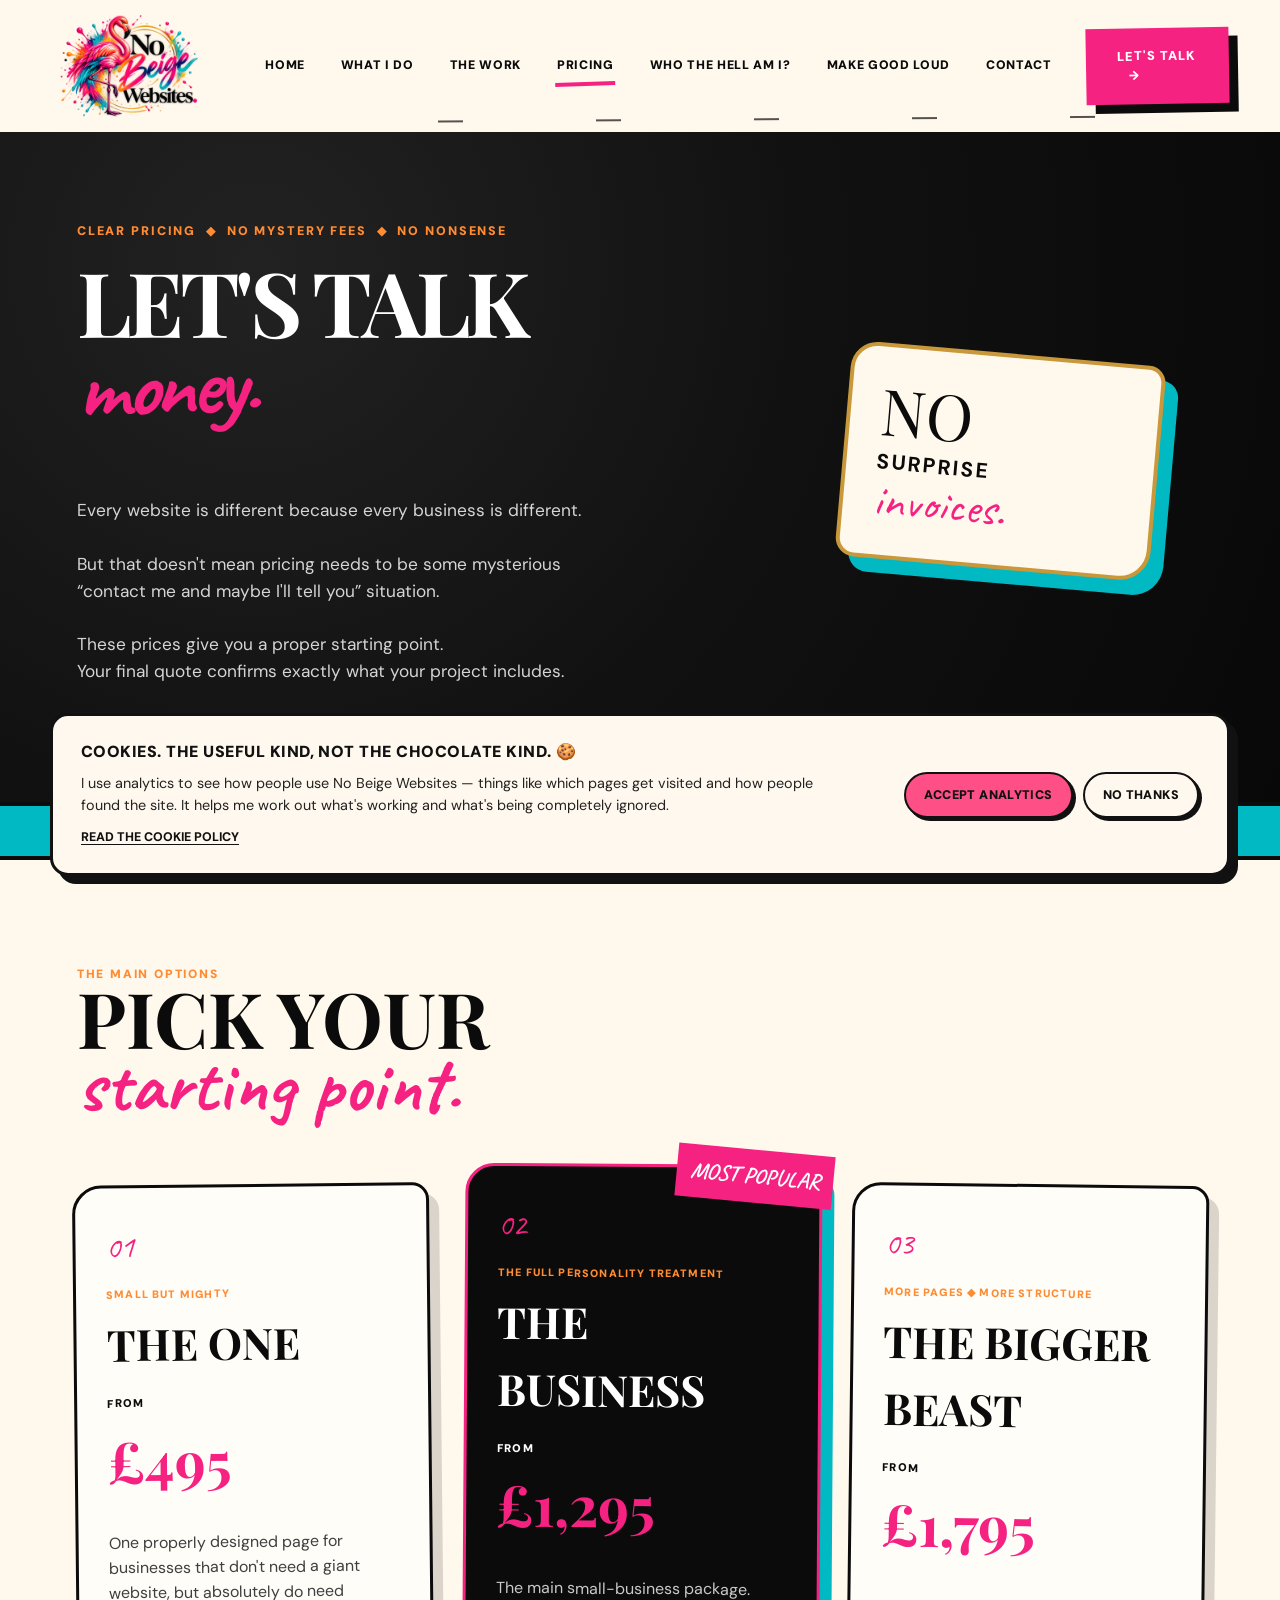
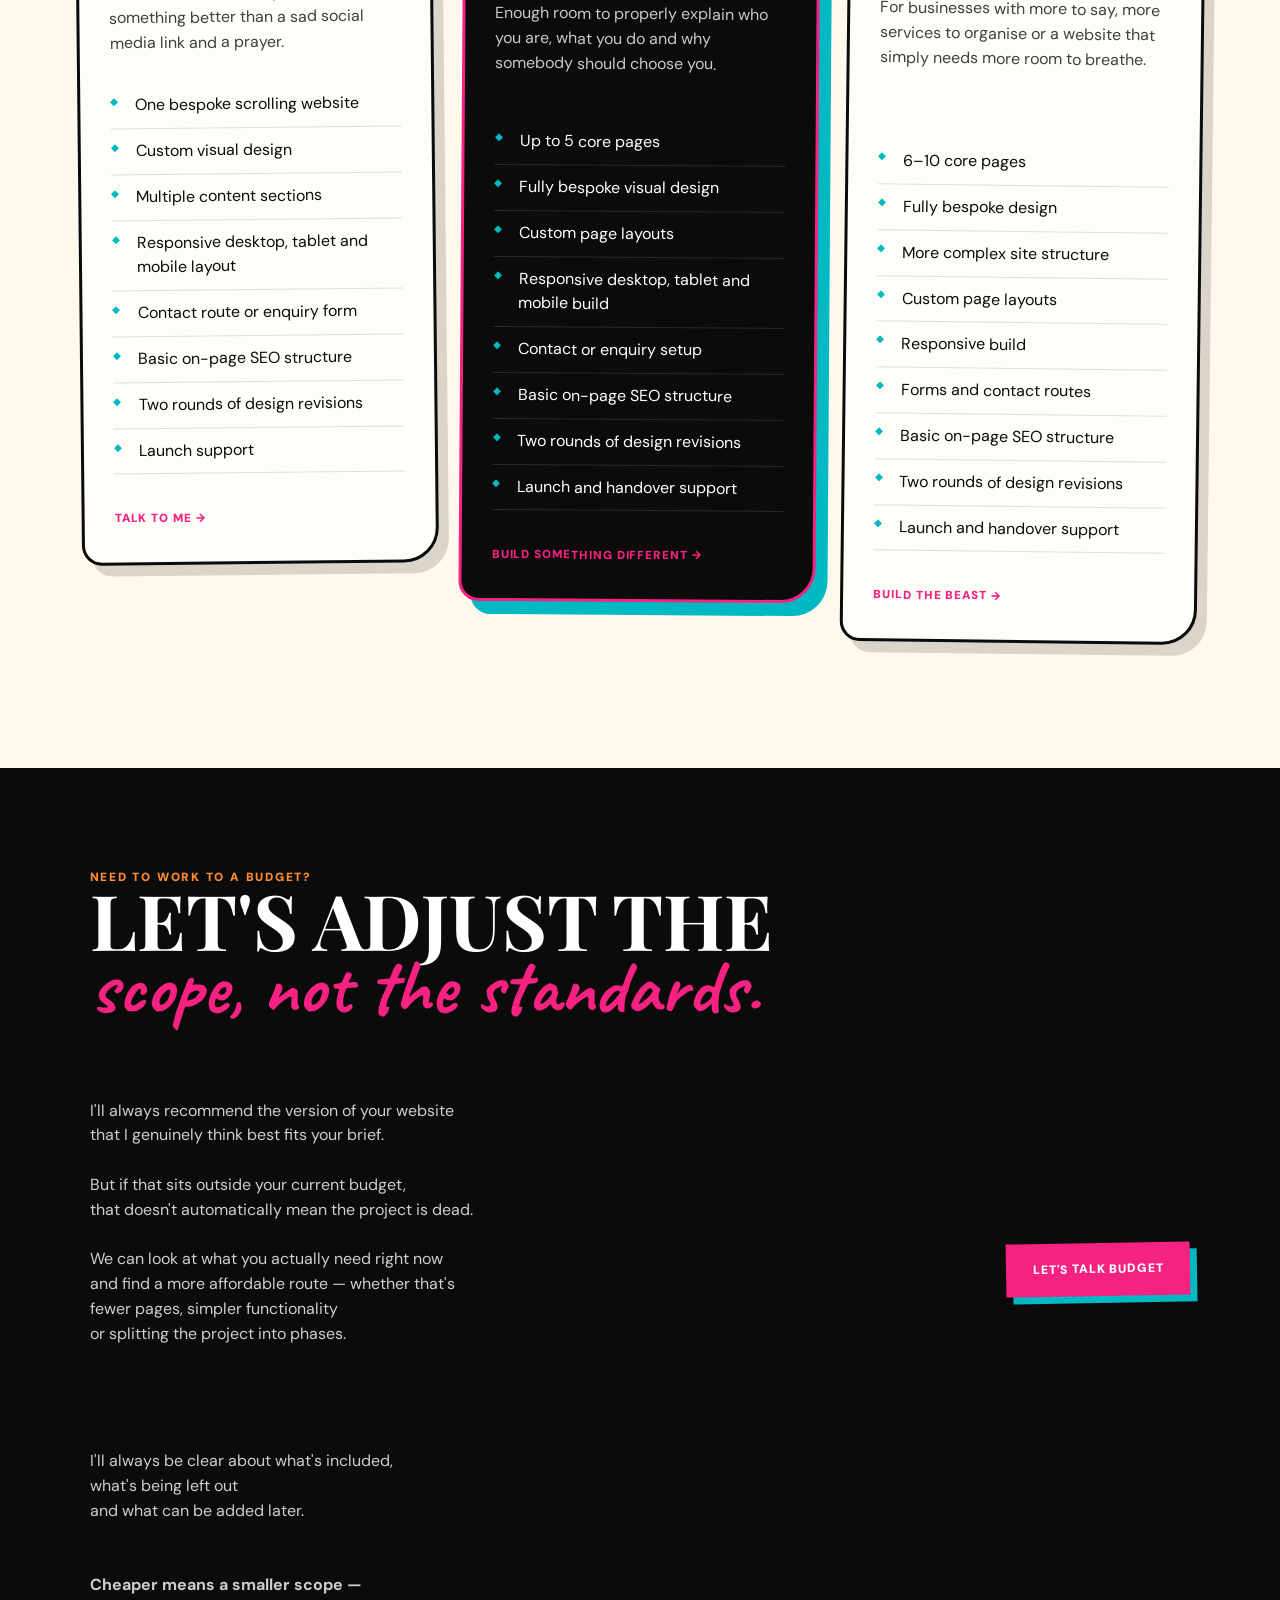
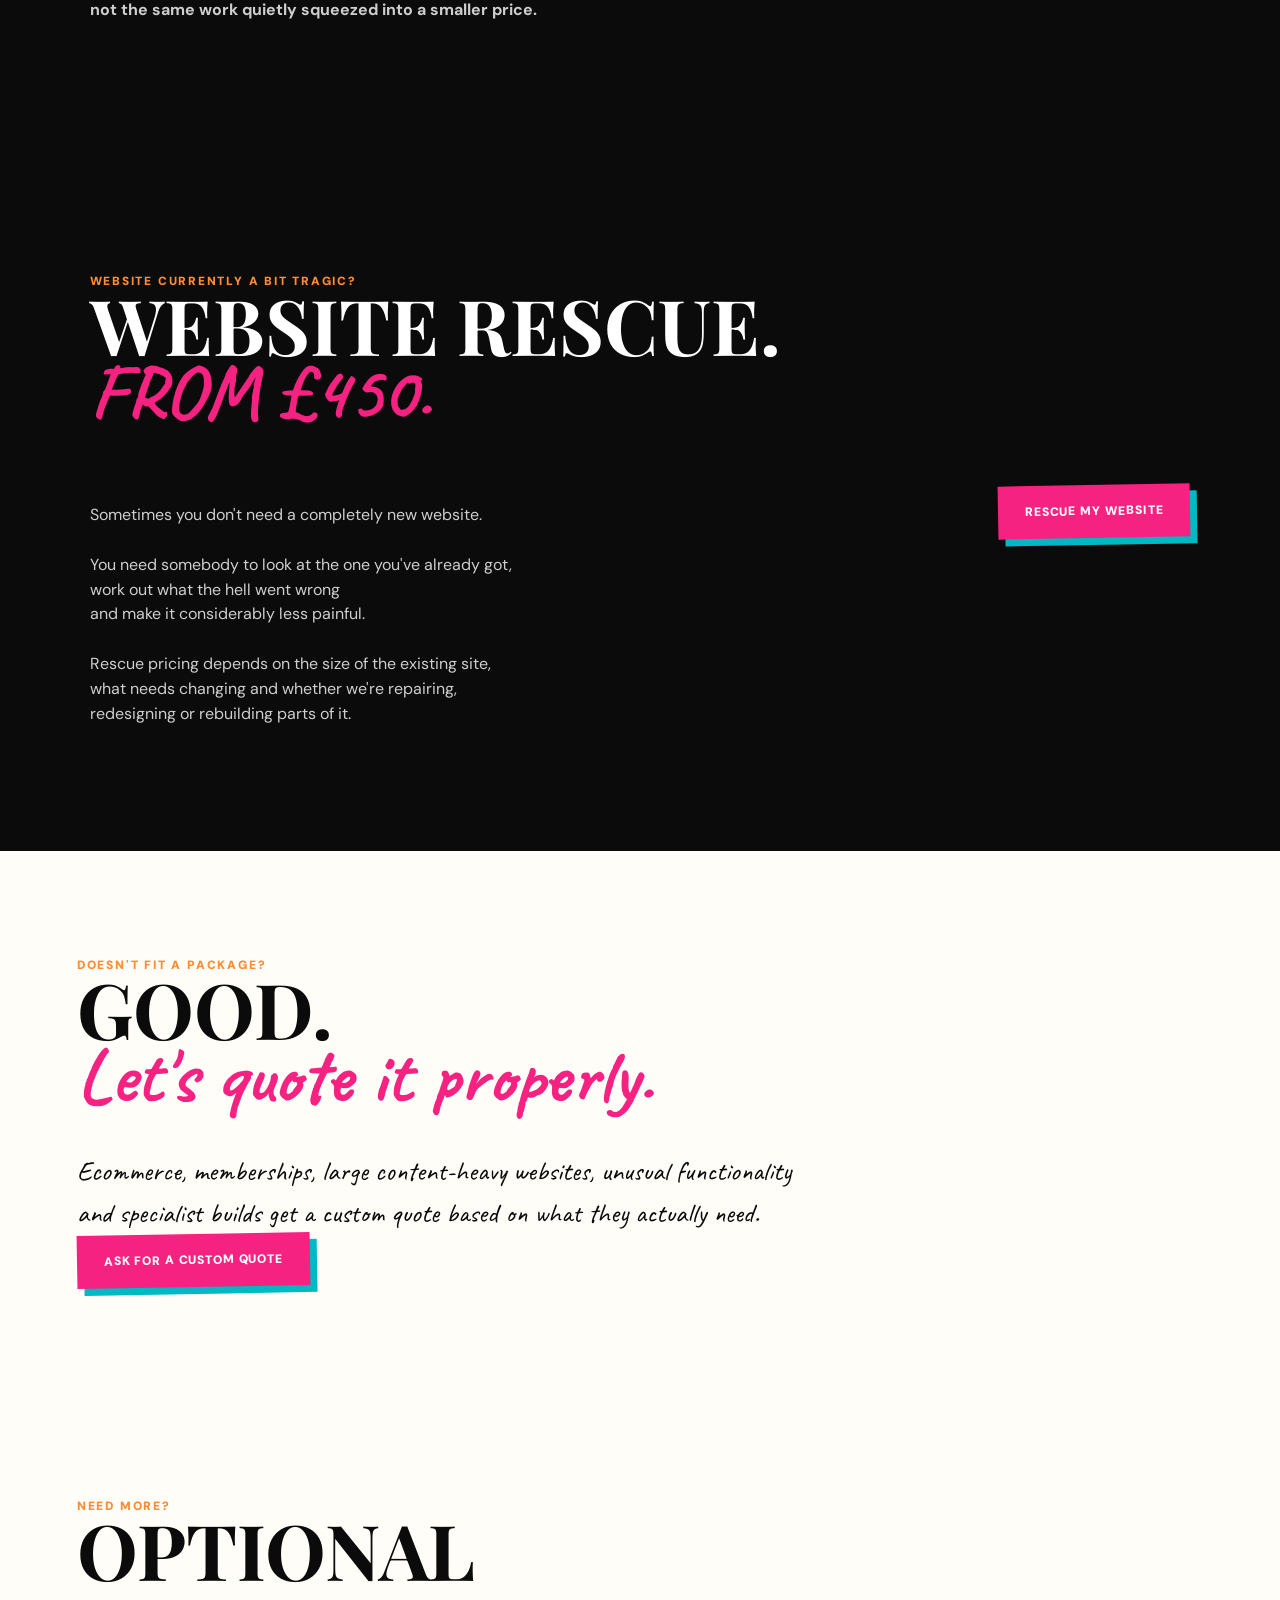
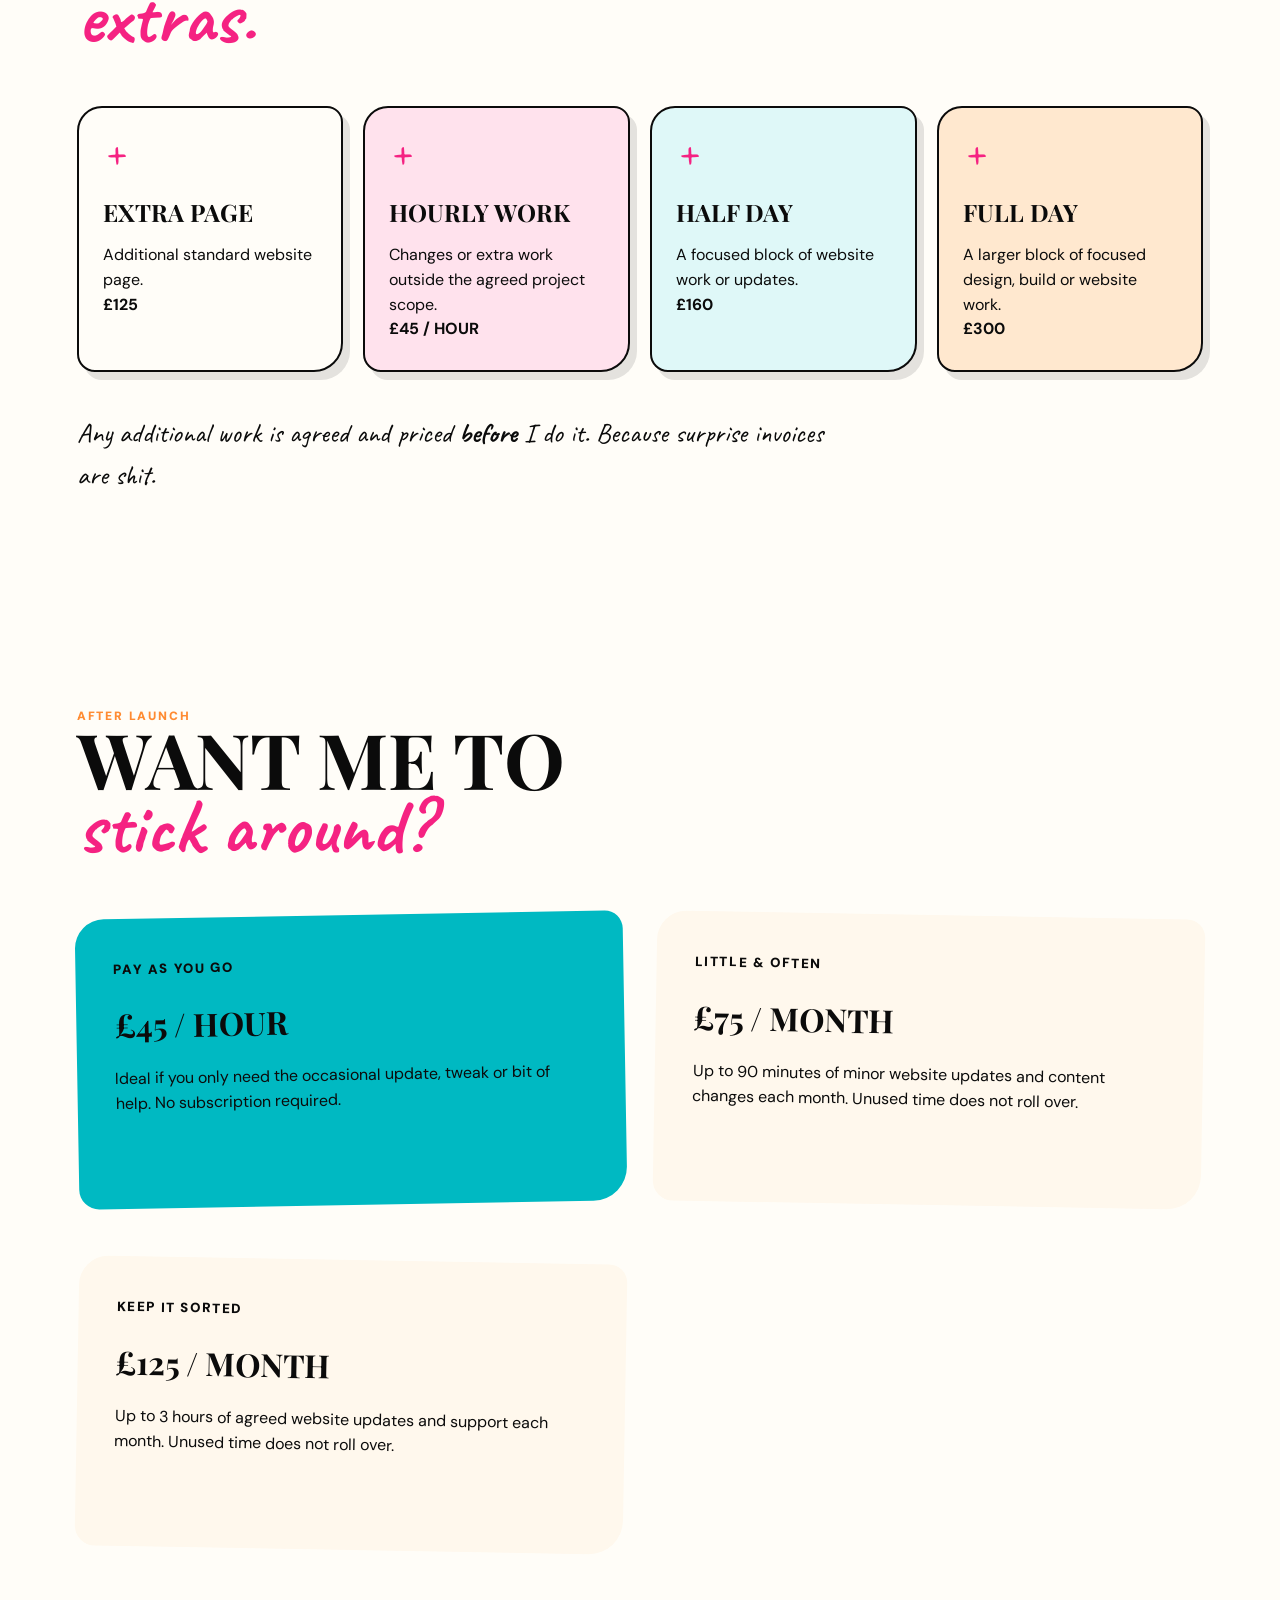
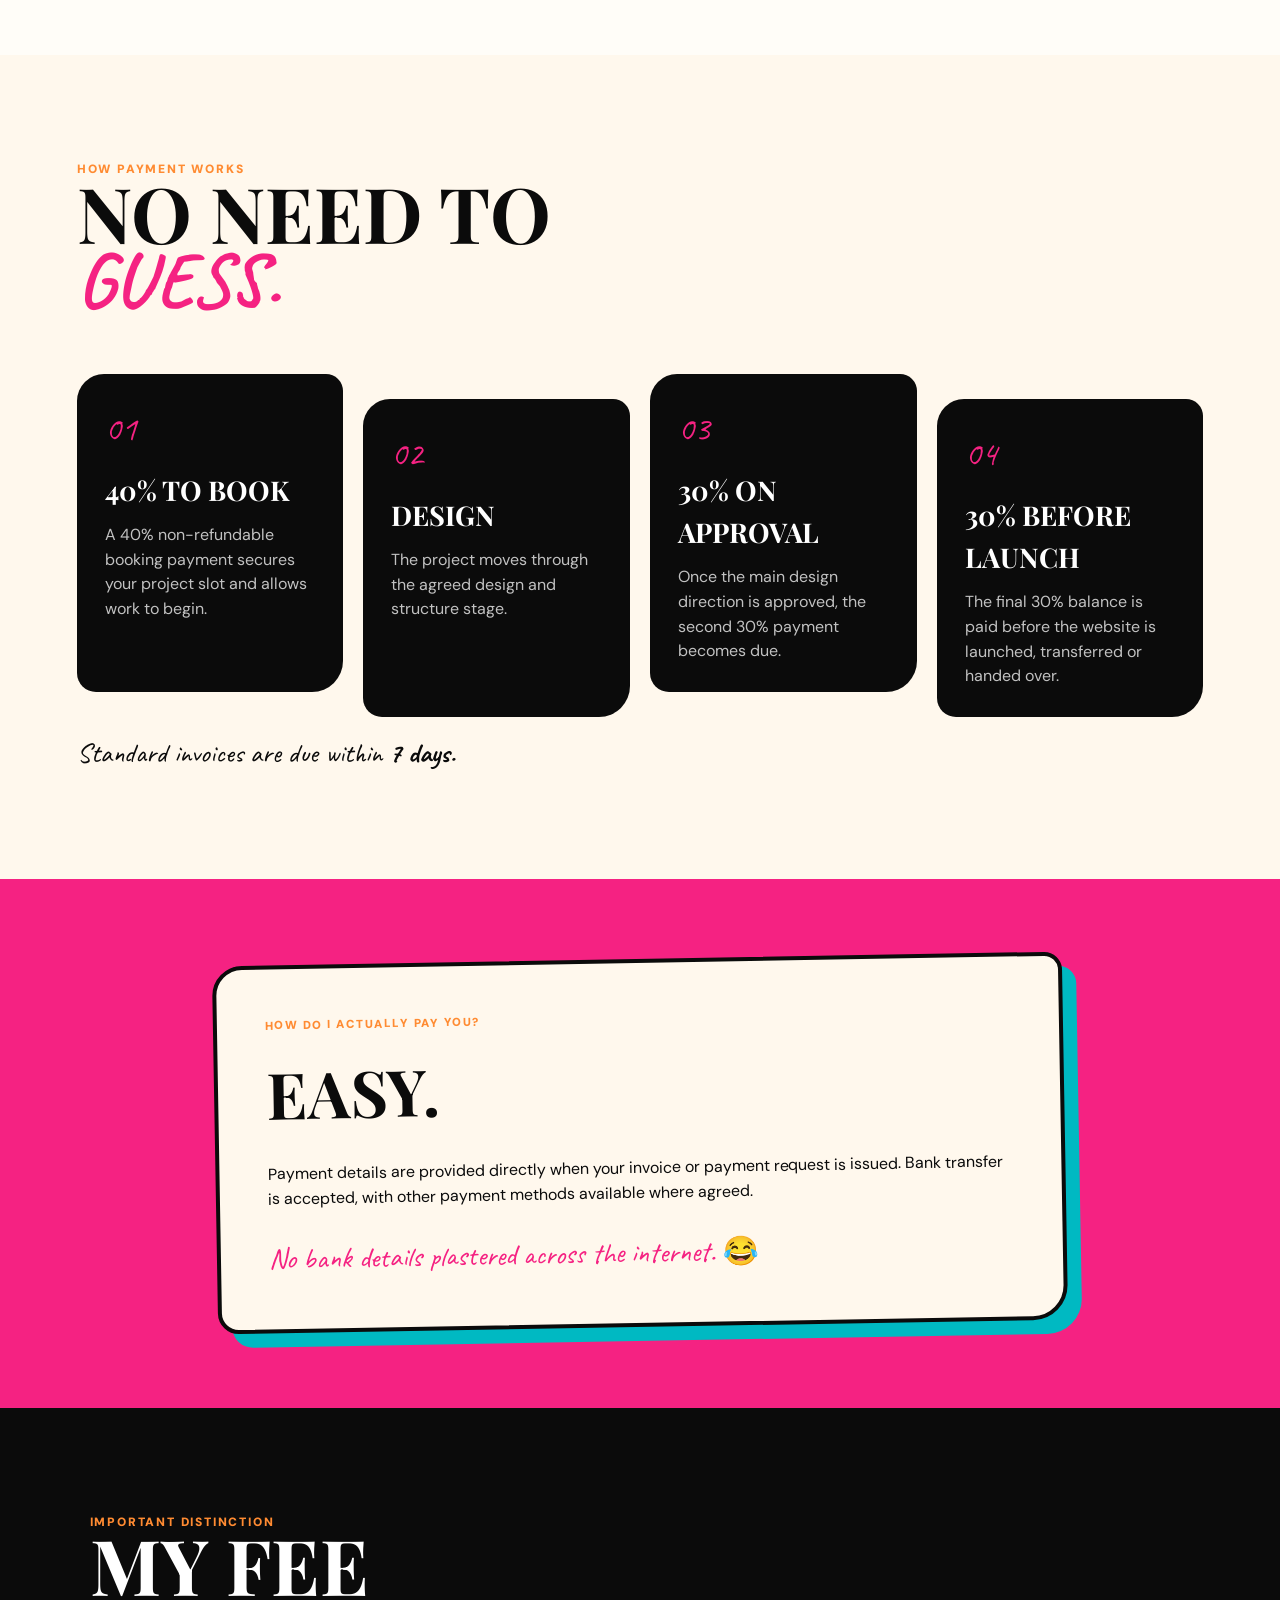
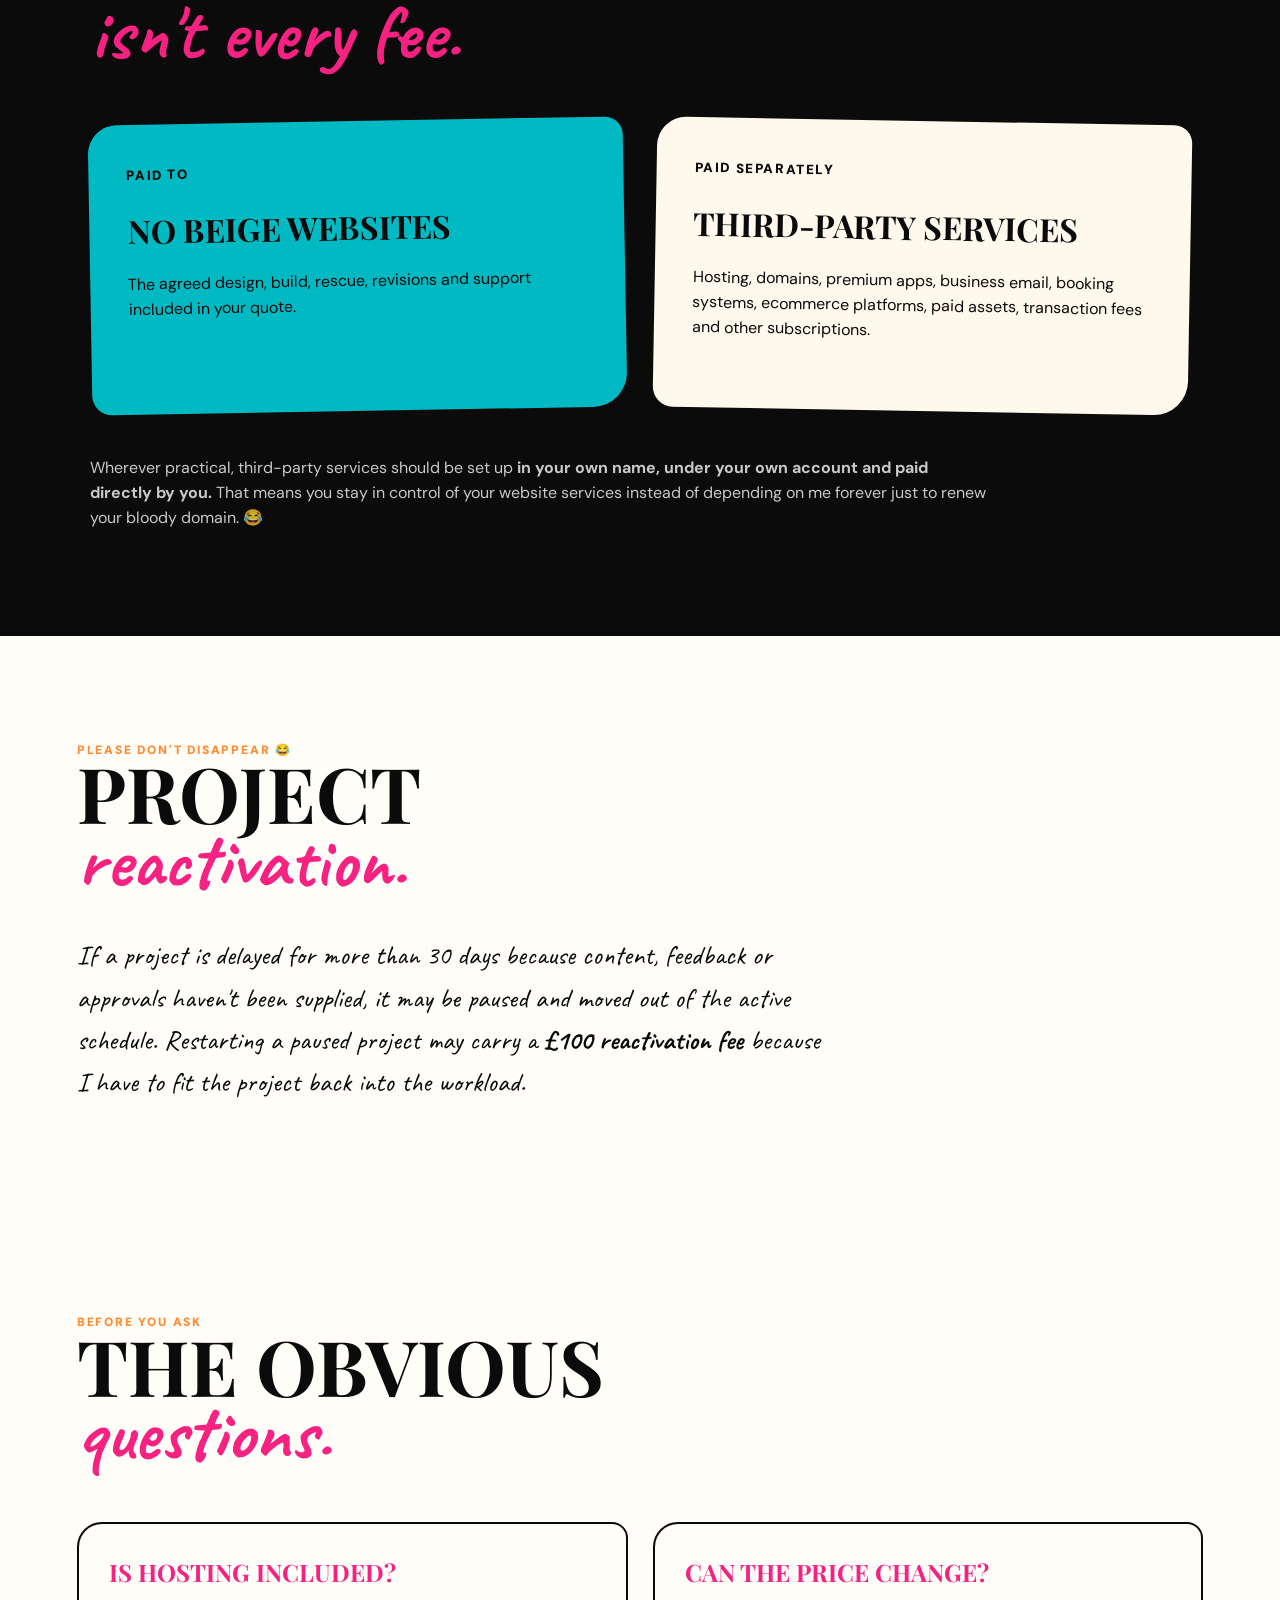
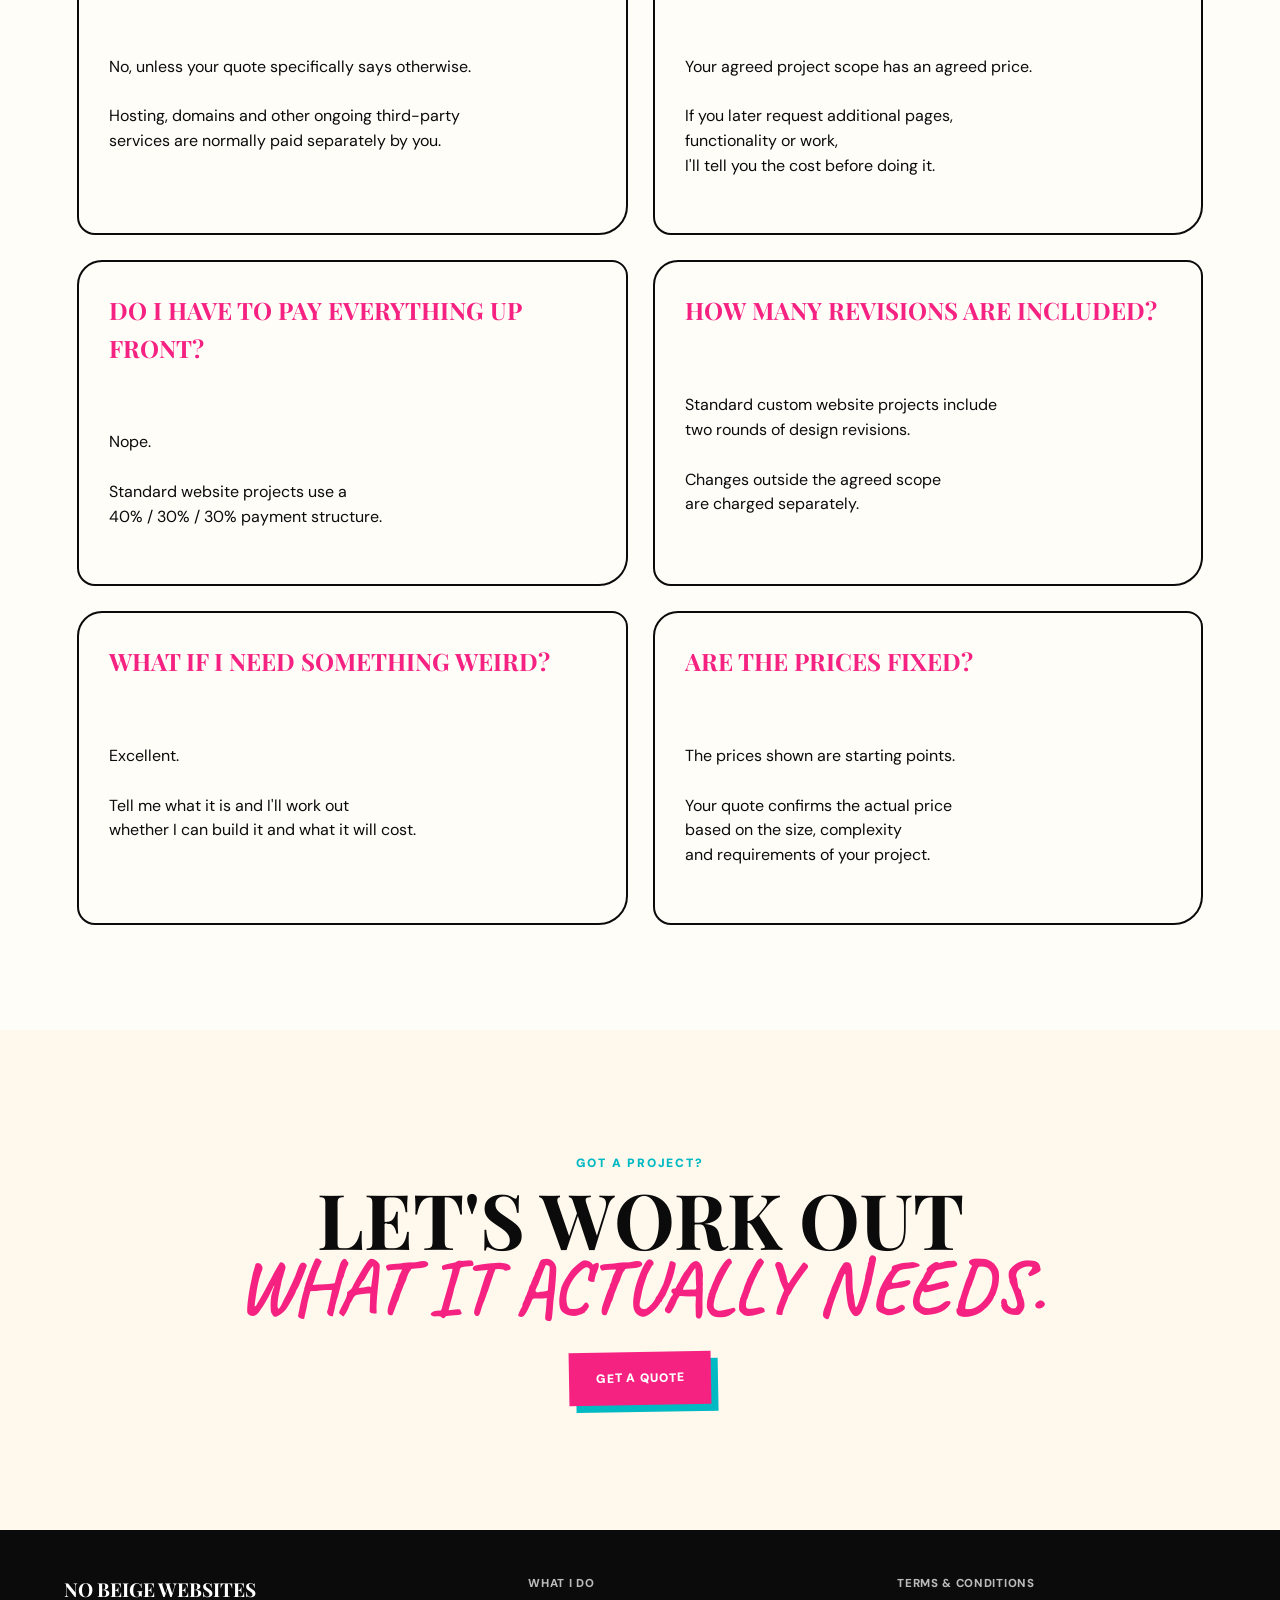
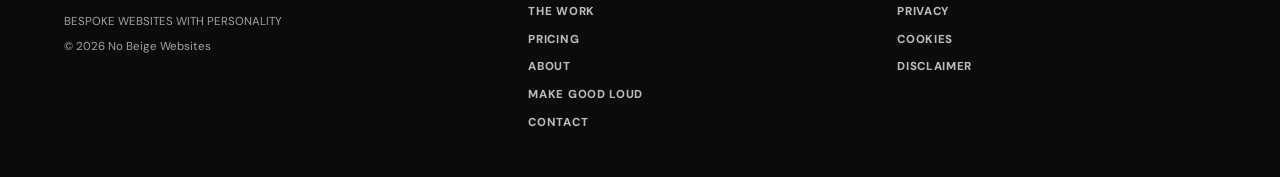
<file: pricing.html>
<!DOCTYPE html>
<html lang="en">

<head>

  <meta charset="UTF-8">

  <meta
    name="viewport"
    content="width=device-width, initial-scale=1.0"
  >

  <meta
    name="description"
    content="Website pricing from No Beige Websites. Clear project pricing for bespoke website design, builds, website rescue and ongoing support."
  >

  <title>
    Pricing | No Beige Websites
  </title>


  <!-- GOOGLE FONTS -->

  <link
    rel="preconnect"
    href="https://fonts.googleapis.com"
  >

  <link
    rel="preconnect"
    href="https://fonts.gstatic.com"
    crossorigin
  >

  <link
    href="https://fonts.googleapis.com/css2?family=Caveat:wght@600;700&family=DM+Sans:wght@400;500;600;700;800;900&family=Playfair+Display:wght@600;700;800;900&display=swap"
    rel="stylesheet"
  >

  <link
    rel="stylesheet"
    href="style.css?v=11"
  >


  <!-- COOKIE CONSENT + GOOGLE ANALYTICS -->

  <script src="cookies.js"></script>

</head>



<body>


  <!-- ======================================================
       HEADER
       ====================================================== -->

  <header class="site-header">


    <a
      href="index.html"
      class="header-logo"
      aria-label="No Beige Websites home"
    >

      <img
        src="images/logono.png"
        alt="No Beige Websites"
      >

    </a>



    <!-- DESKTOP NAVIGATION -->

    <nav class="main-nav">

      <a href="index.html">
        HOME
      </a>

      <a href="services.html">
        WHAT I DO
      </a>

      <a href="work.html">
        THE WORK
      </a>

      <a
        href="pricing.html"
        class="active"
      >
        PRICING
      </a>

      <a href="about.html">
        WHO THE HELL AM I?
      </a>

      <a href="make-good-loud.html">
        MAKE GOOD LOUD
      </a>

      <a href="contact.html">
        CONTACT
      </a>

    </nav>



    <!-- MOBILE MENU BUTTON -->

    <button
      class="mobile-menu-toggle"
      type="button"
      aria-label="Open navigation menu"
      aria-expanded="false"
      aria-controls="mobile-menu"
    >
      <span></span>
      <span></span>
      <span></span>
    </button>



    <!-- MOBILE NAVIGATION -->

    <nav
      class="mobile-menu"
      id="mobile-menu"
      aria-label="Mobile navigation"
    >

      <a href="index.html">HOME</a>
      <a href="services.html">WHAT I DO</a>
      <a href="work.html">THE WORK</a>
      <a href="pricing.html">PRICING</a>
      <a href="about.html">WHO THE HELL AM I?</a>
      <a href="make-good-loud.html">MAKE GOOD LOUD</a>
      <a href="contact.html">CONTACT</a>

    </nav>



    <a
      href="contact.html"
      class="header-cta"
    >
      LET'S TALK
      <span>→</span>
    </a>


  </header>




  <main>


    <!-- ======================================================
         PRICING HERO
         ====================================================== -->

    <section class="pricing-page-hero">


      <div class="pricing-hero-copy">

        <p class="pricing-eyebrow">

          CLEAR PRICING

          <span>◆</span>

          NO MYSTERY FEES

          <span>◆</span>

          NO NONSENSE

        </p>


        <h1>

          LET'S TALK

          <span>
            money.
          </span>

        </h1>


        <p class="pricing-intro">

          Every website is different because every business is different.

          But that doesn't mean pricing needs to be some mysterious
          “contact me and maybe I'll tell you” situation.

          These prices give you a proper starting point.
          Your final quote confirms exactly what your project includes.

        </p>

      </div>



      <div class="pricing-hero-art">

        <div class="pricing-note">

          <span>
            NO
          </span>

          <strong>
            SURPRISE
          </strong>

          <em>
            invoices.
          </em>

        </div>

      </div>


    </section>




    <!-- ======================================================
         PRICING STRIP
         ====================================================== -->

    <section class="pricing-strip">

      <p>
        CLEAR STARTING PRICES ◆
        EXTRA WORK AGREED FIRST ◆
        YOUR QUOTE CONFIRMS YOUR ACTUAL PROJECT COST
      </p>

    </section>




    <!-- ======================================================
         MAIN PACKAGES
         ====================================================== -->

    <section class="pricing-packages-section">


      <div class="pricing-section-heading">

        <p>
          THE MAIN OPTIONS
        </p>

        <h2>

          PICK YOUR

          <span>
            starting point.
          </span>

        </h2>

      </div>




      <div class="pricing-grid">


        <!-- THE ONE -->

        <article class="pricing-card">


          <div class="pricing-card-top">

            <span class="pricing-card-number">
              01
            </span>

            <p class="pricing-card-label">
              SMALL BUT MIGHTY
            </p>

            <h3>
              THE ONE
            </h3>

            <p class="pricing-price">

              FROM

              <strong>
                £495
              </strong>

            </p>

          </div>


          <p class="pricing-card-intro">

            One properly designed page for businesses
            that don't need a giant website,
            but absolutely do need something better
            than a sad social media link and a prayer.

          </p>


          <ul class="pricing-list">

            <li>One bespoke scrolling website</li>

            <li>Custom visual design</li>

            <li>Multiple content sections</li>

            <li>Responsive desktop, tablet and mobile layout</li>

            <li>Contact route or enquiry form</li>

            <li>Basic on-page SEO structure</li>

            <li>Two rounds of design revisions</li>

            <li>Launch support</li>

          </ul>


          <a
            href="contact.html"
            class="pricing-card-link"
          >
            TALK TO ME →
          </a>


        </article>




        <!-- THE BUSINESS -->

        <article class="pricing-card pricing-card-featured">


          <span class="pricing-popular">
            MOST POPULAR
          </span>


          <div class="pricing-card-top">

            <span class="pricing-card-number">
              02
            </span>

            <p class="pricing-card-label">
              THE FULL PERSONALITY TREATMENT
            </p>

            <h3>
              THE BUSINESS
            </h3>

            <p class="pricing-price">

              FROM

              <strong>
                £1,295
              </strong>

            </p>

          </div>


          <p class="pricing-card-intro">

            The main small-business package.

            Enough room to properly explain who you are,
            what you do and why somebody should choose you.

          </p>


          <ul class="pricing-list">

            <li>Up to 5 core pages</li>

            <li>Fully bespoke visual design</li>

            <li>Custom page layouts</li>

            <li>Responsive desktop, tablet and mobile build</li>

            <li>Contact or enquiry setup</li>

            <li>Basic on-page SEO structure</li>

            <li>Two rounds of design revisions</li>

            <li>Launch and handover support</li>

          </ul>


          <a
            href="contact.html"
            class="pricing-card-link"
          >
            BUILD SOMETHING DIFFERENT →
          </a>


        </article>




        <!-- BIGGER BEAST -->

        <article class="pricing-card">


          <div class="pricing-card-top">

            <span class="pricing-card-number">
              03
            </span>

            <p class="pricing-card-label">
              MORE PAGES ◆ MORE STRUCTURE
            </p>

            <h3>
              THE BIGGER BEAST
            </h3>

            <p class="pricing-price">

              FROM

              <strong>
                £1,795
              </strong>

            </p>

          </div>


          <p class="pricing-card-intro">

            For businesses with more to say,
            more services to organise
            or a website that simply needs more room to breathe.

          </p>


          <ul class="pricing-list">

            <li>6–10 core pages</li>

            <li>Fully bespoke design</li>

            <li>More complex site structure</li>

            <li>Custom page layouts</li>

            <li>Responsive build</li>

            <li>Forms and contact routes</li>

            <li>Basic on-page SEO structure</li>

            <li>Two rounds of design revisions</li>

            <li>Launch and handover support</li>

          </ul>


          <a
            href="contact.html"
            class="pricing-card-link"
          >
            BUILD THE BEAST →
          </a>


        </article>


      </div>


    </section>




    <!-- ======================================================
         WORKING WITH YOUR BUDGET
         ====================================================== -->

    <section class="custom-project-section">


      <div class="custom-project-copy">

        <p>
          NEED TO WORK TO A BUDGET?
        </p>

        <h2>

          LET'S ADJUST THE

          <span>
            scope, not the standards.
          </span>

        </h2>


        <p class="custom-project-text">

          I'll always recommend the version of your website
          that I genuinely think best fits your brief.

          But if that sits outside your current budget,
          that doesn't automatically mean the project is dead.

          We can look at what you actually need right now
          and find a more affordable route — whether that's
          fewer pages, simpler functionality
          or splitting the project into phases.

        </p>


        <p class="custom-project-text">

          I'll always be clear about what's included,
          what's being left out
          and what can be added later.

          <strong>
            Cheaper means a smaller scope —
            not the same work quietly squeezed into a smaller price.
          </strong>

        </p>

      </div>


      <a
        href="contact.html"
        class="btn btn-pink"
      >
        LET'S TALK BUDGET
      </a>


    </section>




    <!-- ======================================================
         WEBSITE RESCUE
         ====================================================== -->

    <section class="custom-project-section">


      <div class="custom-project-copy">

        <p>
          WEBSITE CURRENTLY A BIT TRAGIC?
        </p>

        <h2>

          WEBSITE RESCUE.

          <span>
            FROM £450.
          </span>

        </h2>


        <p class="custom-project-text">

          Sometimes you don't need a completely new website.

          You need somebody to look at the one you've already got,
          work out what the hell went wrong
          and make it considerably less painful.

          Rescue pricing depends on the size of the existing site,
          what needs changing and whether we're repairing,
          redesigning or rebuilding parts of it.

        </p>

      </div>


      <a
        href="contact.html"
        class="btn btn-pink"
      >
        RESCUE MY WEBSITE
      </a>


    </section>




    <!-- ======================================================
         CUSTOM PROJECT
         ====================================================== -->

    <section class="pricing-addons-section">


      <div class="pricing-section-heading">

        <p>
          DOESN'T FIT A PACKAGE?
        </p>

        <h2>

          GOOD.

          <span>
            Let's quote it properly.
          </span>

        </h2>

      </div>


      <p class="addon-note">

        Ecommerce, memberships, large content-heavy websites,
        unusual functionality and specialist builds
        get a custom quote based on what they actually need.

      </p>


      <a
        href="contact.html"
        class="btn btn-pink"
      >
        ASK FOR A CUSTOM QUOTE
      </a>


    </section>




    <!-- ======================================================
         ADD-ONS & EXTRA WORK
         ====================================================== -->

    <section class="pricing-addons-section">


      <div class="pricing-section-heading">

        <p>
          NEED MORE?
        </p>

        <h2>

          OPTIONAL

          <span>
            extras.
          </span>

        </h2>

      </div>



      <div class="addons-grid">


        <article class="addon-card">

          <span>+</span>

          <h3>
            EXTRA PAGE
          </h3>

          <p>
            Additional standard website page.
          </p>

          <strong>
            £125
          </strong>

        </article>



        <article class="addon-card">

          <span>+</span>

          <h3>
            HOURLY WORK
          </h3>

          <p>
            Changes or extra work outside the agreed project scope.
          </p>

          <strong>
            £45 / HOUR
          </strong>

        </article>



        <article class="addon-card">

          <span>+</span>

          <h3>
            HALF DAY
          </h3>

          <p>
            A focused block of website work or updates.
          </p>

          <strong>
            £160
          </strong>

        </article>



        <article class="addon-card">

          <span>+</span>

          <h3>
            FULL DAY
          </h3>

          <p>
            A larger block of focused design, build or website work.
          </p>

          <strong>
            £300
          </strong>

        </article>


      </div>


      <p class="addon-note">

        Any additional work is agreed and priced
        <strong>
          before
        </strong>
        I do it.

        Because surprise invoices are shit.

      </p>


    </section>




    <!-- ======================================================
         ONGOING SUPPORT
         ====================================================== -->

    <section class="pricing-addons-section">


      <div class="pricing-section-heading">

        <p>
          AFTER LAUNCH
        </p>

        <h2>

          WANT ME TO

          <span>
            stick around?
          </span>

        </h2>

      </div>



      <div class="cost-comparison">


        <article class="cost-card cost-card-me">

          <small>
            PAY AS YOU GO
          </small>

          <h3>
            £45 / HOUR
          </h3>

          <p>

            Ideal if you only need the occasional update,
            tweak or bit of help.

            No subscription required.

          </p>

        </article>



        <article class="cost-card cost-card-them">

          <small>
            LITTLE & OFTEN
          </small>

          <h3>
            £75 / MONTH
          </h3>

          <p>

            Up to 90 minutes of minor website updates
            and content changes each month.

            Unused time does not roll over.

          </p>

        </article>


      </div>



      <div class="cost-comparison">


        <article class="cost-card cost-card-them">

          <small>
            KEEP IT SORTED
          </small>

          <h3>
            £125 / MONTH
          </h3>

          <p>

            Up to 3 hours of agreed website updates
            and support each month.

            Unused time does not roll over.

          </p>

        </article>


      </div>


    </section>




    <!-- ======================================================
         PAYMENT SCHEDULE
         ====================================================== -->

    <section class="payment-section">


      <div class="payment-heading">

        <p>
          HOW PAYMENT WORKS
        </p>

        <h2>

          NO NEED TO

          <span>
            GUESS.
          </span>

        </h2>

      </div>



      <div class="payment-steps">


        <article class="payment-step">

          <span>
            01
          </span>

          <h3>
            40% TO BOOK
          </h3>

          <p>

            A 40% non-refundable booking payment
            secures your project slot
            and allows work to begin.

          </p>

        </article>



        <article class="payment-step">

          <span>
            02
          </span>

          <h3>
            DESIGN
          </h3>

          <p>

            The project moves through the agreed
            design and structure stage.

          </p>

        </article>



        <article class="payment-step">

          <span>
            03
          </span>

          <h3>
            30% ON APPROVAL
          </h3>

          <p>

            Once the main design direction is approved,
            the second 30% payment becomes due.

          </p>

        </article>



        <article class="payment-step">

          <span>
            04
          </span>

          <h3>
            30% BEFORE LAUNCH
          </h3>

          <p>

            The final 30% balance is paid
            before the website is launched,
            transferred or handed over.

          </p>

        </article>


      </div>


      <p class="addon-note">

        Standard invoices are due within
        <strong>
          7 days.
        </strong>

      </p>


    </section>




    <!-- ======================================================
         HOW TO PAY
         ====================================================== -->

    <section class="how-to-pay-section">


      <div class="how-to-pay-card">

        <p class="how-to-pay-kicker">
          HOW DO I ACTUALLY PAY YOU?
        </p>

        <h2>
          EASY.
        </h2>


        <p>

          Payment details are provided directly
          when your invoice or payment request is issued.

          Bank transfer is accepted,
          with other payment methods available where agreed.

        </p>


        <span class="payment-hand-note">
          No bank details plastered across the internet. 😂
        </span>

      </div>


    </section>




    <!-- ======================================================
         THIRD PARTY COSTS
         ====================================================== -->

    <section class="third-party-costs-section">


      <div class="third-party-heading">

        <p>
          IMPORTANT DISTINCTION
        </p>

        <h2>

          MY FEE

          <span>
            isn't every fee.
          </span>

        </h2>

      </div>



      <div class="cost-comparison">


        <article class="cost-card cost-card-me">

          <small>
            PAID TO
          </small>

          <h3>
            NO BEIGE WEBSITES
          </h3>

          <p>

            The agreed design, build, rescue,
            revisions and support included in your quote.

          </p>

        </article>



        <article class="cost-card cost-card-them">

          <small>
            PAID SEPARATELY
          </small>

          <h3>
            THIRD-PARTY SERVICES
          </h3>

          <p>

            Hosting, domains, premium apps,
            business email, booking systems,
            ecommerce platforms, paid assets,
            transaction fees and other subscriptions.

          </p>

        </article>


      </div>



      <p class="third-party-note">

        Wherever practical, third-party services should be set up
        <strong>
          in your own name, under your own account and paid directly by you.
        </strong>

        That means you stay in control of your website services
        instead of depending on me forever just to renew your bloody domain. 😂

      </p>


    </section>




    <!-- ======================================================
         PROJECT DELAYS
         ====================================================== -->

    <section class="pricing-addons-section">


      <div class="pricing-section-heading">

        <p>
          PLEASE DON'T DISAPPEAR 😂
        </p>

        <h2>

          PROJECT

          <span>
            reactivation.
          </span>

        </h2>

      </div>


      <p class="addon-note">

        If a project is delayed for more than 30 days
        because content, feedback or approvals haven't been supplied,
        it may be paused and moved out of the active schedule.

        Restarting a paused project may carry a
        <strong>
          £100 reactivation fee
        </strong>
        because I have to fit the project back into the workload.

      </p>


    </section>




    <!-- ======================================================
         FAQ
         ====================================================== -->

    <section class="pricing-faq-section">


      <div class="pricing-section-heading">

        <p>
          BEFORE YOU ASK
        </p>

        <h2>

          THE OBVIOUS

          <span>
            questions.
          </span>

        </h2>

      </div>



      <div class="pricing-faq-grid">


        <article class="pricing-faq">

          <h3>
            IS HOSTING INCLUDED?
          </h3>

          <p>

            No, unless your quote specifically says otherwise.

            Hosting, domains and other ongoing third-party
            services are normally paid separately by you.

          </p>

        </article>



        <article class="pricing-faq">

          <h3>
            CAN THE PRICE CHANGE?
          </h3>

          <p>

            Your agreed project scope has an agreed price.

            If you later request additional pages,
            functionality or work,
            I'll tell you the cost before doing it.

          </p>

        </article>



        <article class="pricing-faq">

          <h3>
            DO I HAVE TO PAY EVERYTHING UP FRONT?
          </h3>

          <p>

            Nope.

            Standard website projects use a
            40% / 30% / 30% payment structure.

          </p>

        </article>



        <article class="pricing-faq">

          <h3>
            HOW MANY REVISIONS ARE INCLUDED?
          </h3>

          <p>

            Standard custom website projects include
            two rounds of design revisions.

            Changes outside the agreed scope
            are charged separately.

          </p>

        </article>



        <article class="pricing-faq">

          <h3>
            WHAT IF I NEED SOMETHING WEIRD?
          </h3>

          <p>

            Excellent.

            Tell me what it is and I'll work out
            whether I can build it and what it will cost.

          </p>

        </article>



        <article class="pricing-faq">

          <h3>
            ARE THE PRICES FIXED?
          </h3>

          <p>

            The prices shown are starting points.

            Your quote confirms the actual price
            based on the size, complexity
            and requirements of your project.

          </p>

        </article>


      </div>


    </section>




    <!-- ======================================================
         CTA
         ====================================================== -->

    <section class="pricing-bottom-cta">


      <p>
        GOT A PROJECT?
      </p>


      <h2>

        LET'S WORK OUT

        <span>
          WHAT IT ACTUALLY NEEDS.
        </span>

      </h2>


      <a
        href="contact.html"
        class="btn btn-pink"
      >
        GET A QUOTE
      </a>


    </section>


  </main>




  <!-- ======================================================
       FOOTER
       ====================================================== -->

  <footer class="site-footer site-footer-expanded">


    <div class="footer-brand">

      <strong>
        NO BEIGE WEBSITES
      </strong>

      <span>
        BESPOKE WEBSITES WITH PERSONALITY
      </span>

      <span>
        © 2026 No Beige Websites
      </span>

    </div>


    <nav
      class="footer-nav"
      aria-label="Footer navigation"
    >

      <a href="services.html">
        WHAT I DO
      </a>

      <a href="work.html">
        THE WORK
      </a>

      <a href="pricing.html">
        PRICING
      </a>

      <a href="about.html">
        ABOUT
      </a>

      <a href="make-good-loud.html">
        MAKE GOOD LOUD
      </a>

      <a href="contact.html">
        CONTACT
      </a>

    </nav>


    <nav
      class="footer-legal"
      aria-label="Legal navigation"
    >

      <a href="terms.html">
        TERMS & CONDITIONS
      </a>

      <a href="privacy.html">
        PRIVACY
      </a>

      <a href="cookies.html">
        COOKIES
      </a>

      <a href="disclaimer.html">
        DISCLAIMER
      </a>

    </nav>


  </footer>




  <!-- ======================================================
       COOKIE CONSENT
       ====================================================== -->

  <div
    class="cookie-banner"
    id="cookie-banner"
    role="dialog"
    aria-label="Cookie preferences"
    aria-live="polite"
    hidden
  >

    <div class="cookie-banner-copy">

      <strong>
        COOKIES. THE USEFUL KIND, NOT THE CHOCOLATE KIND. 🍪
      </strong>

      <p>
        I use analytics to see how people use No Beige Websites —
        things like which pages get visited and how people found the site.
        It helps me work out what's working and what's being completely ignored.
      </p>

      <a href="cookies.html">
        READ THE COOKIE POLICY
      </a>

    </div>


    <div class="cookie-banner-actions">

      <button
        type="button"
        id="cookie-accept"
        class="cookie-btn"
      >
        ACCEPT ANALYTICS
      </button>

      <button
        type="button"
        id="cookie-reject"
        class="cookie-btn"
      >
        NO THANKS
      </button>

    </div>

  </div>




  <!-- ======================================================
       MOBILE MENU
       ====================================================== -->

  <script>

    const menuButton =
      document.querySelector('.mobile-menu-toggle');

    const mobileMenu =
      document.querySelector('.mobile-menu');


    if (menuButton && mobileMenu) {

      menuButton.addEventListener('click', () => {

        const isOpen =
          mobileMenu.classList.toggle('is-open');

        menuButton.classList.toggle(
          'is-open',
          isOpen
        );

        menuButton.setAttribute(
          'aria-expanded',
          isOpen ? 'true' : 'false'
        );

      });

    }

  </script>


</body>

</html>
</file>
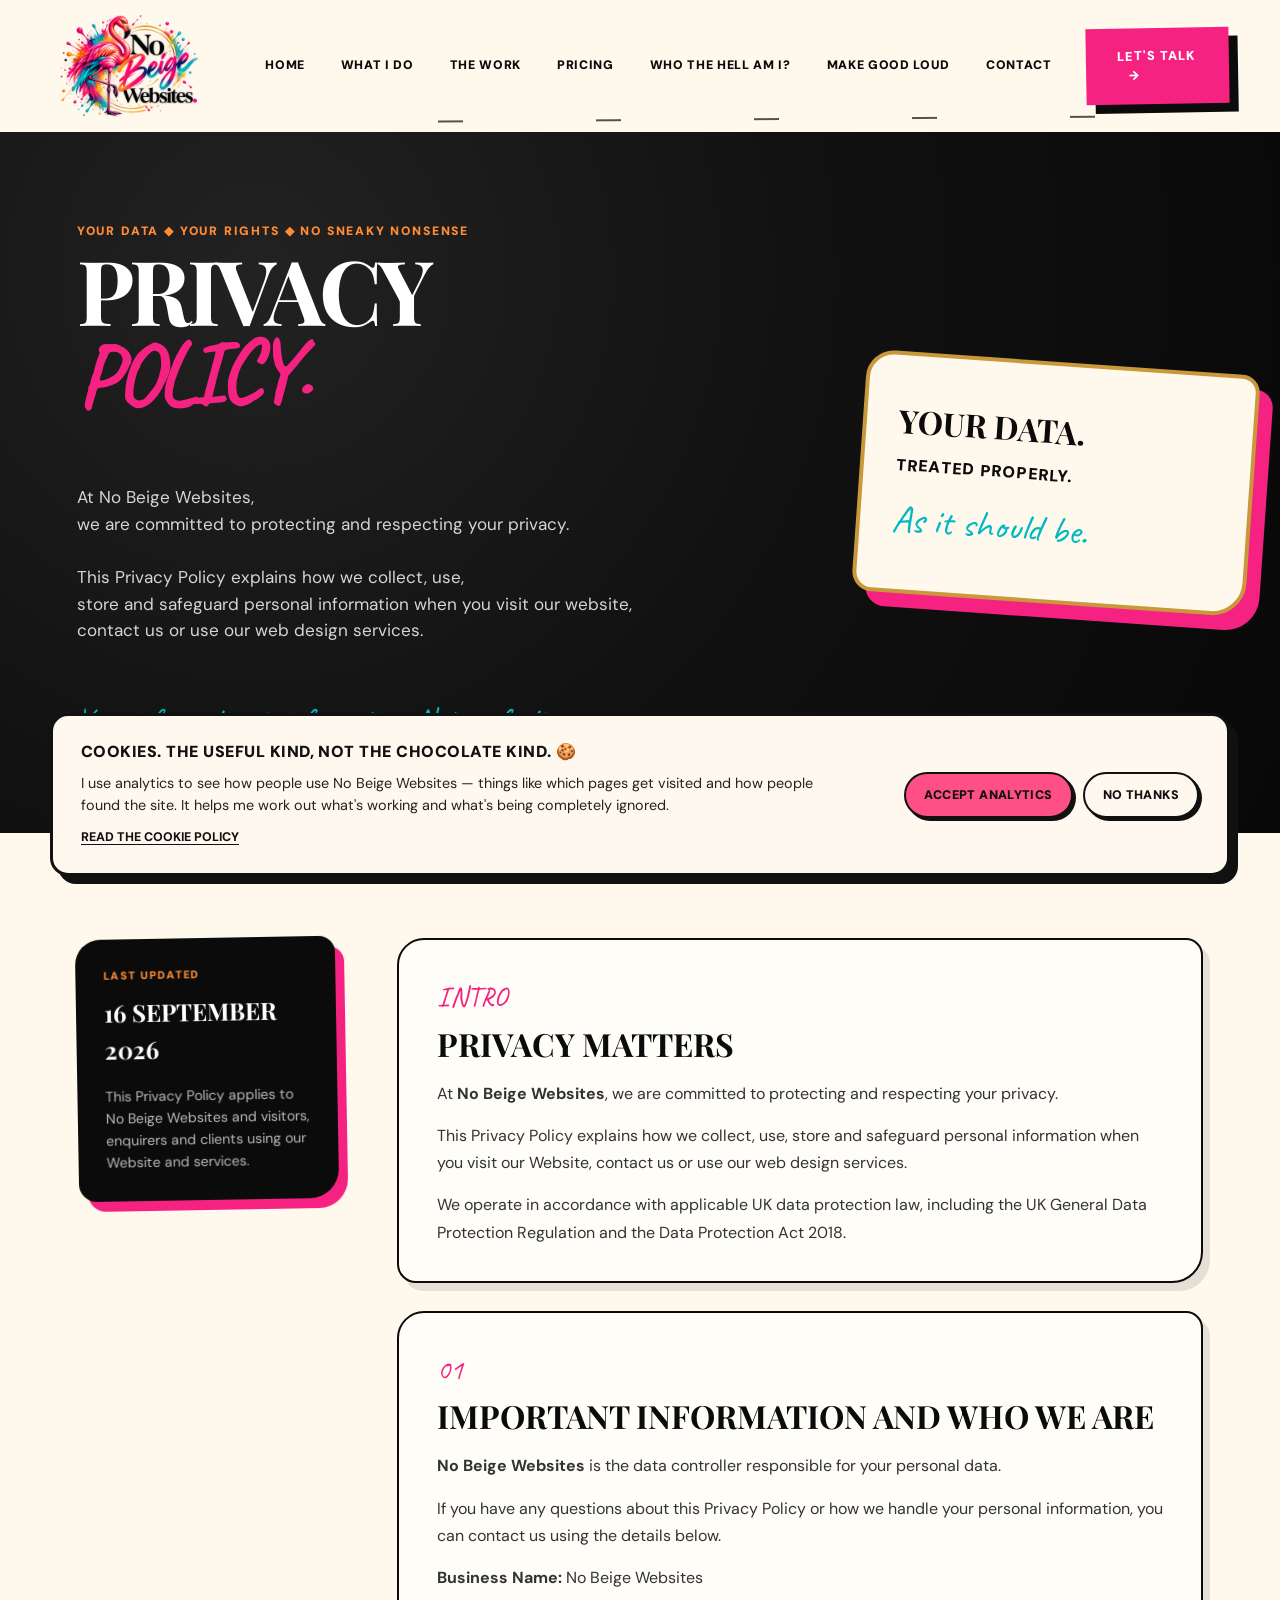
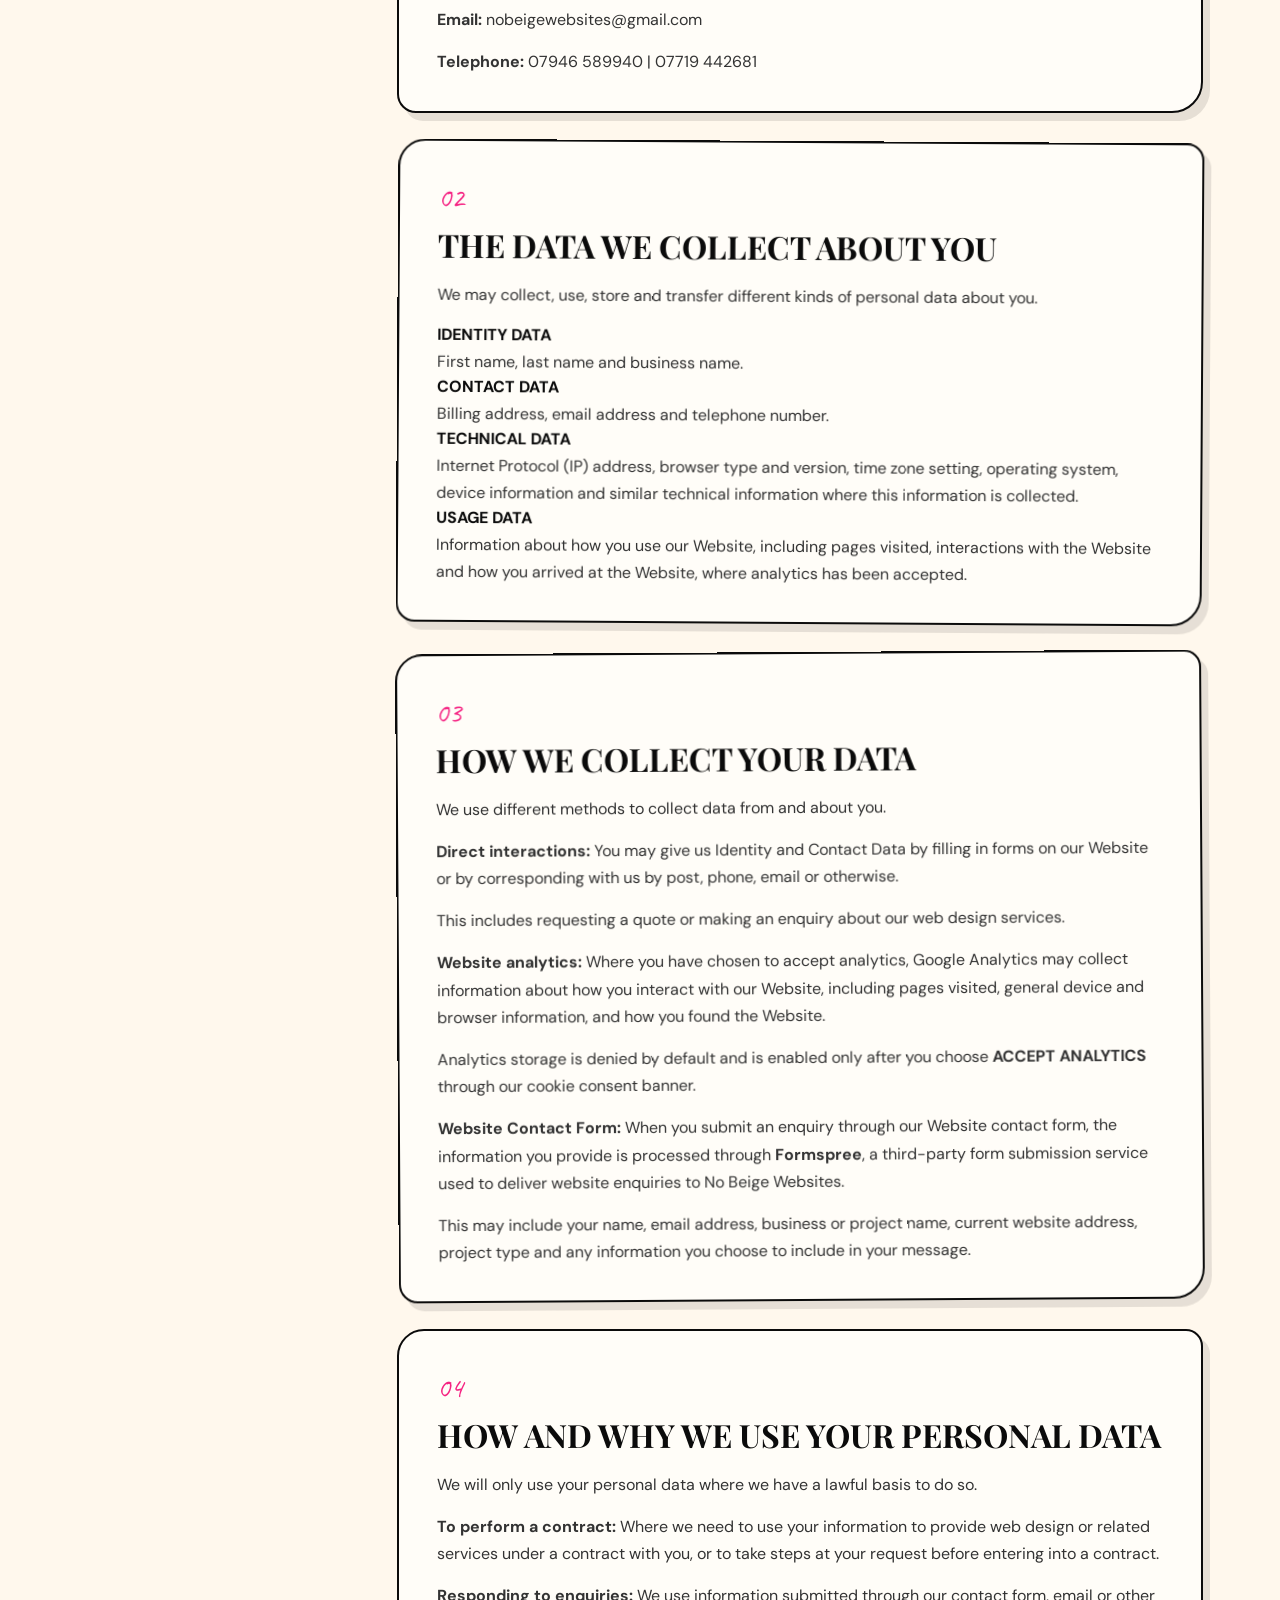
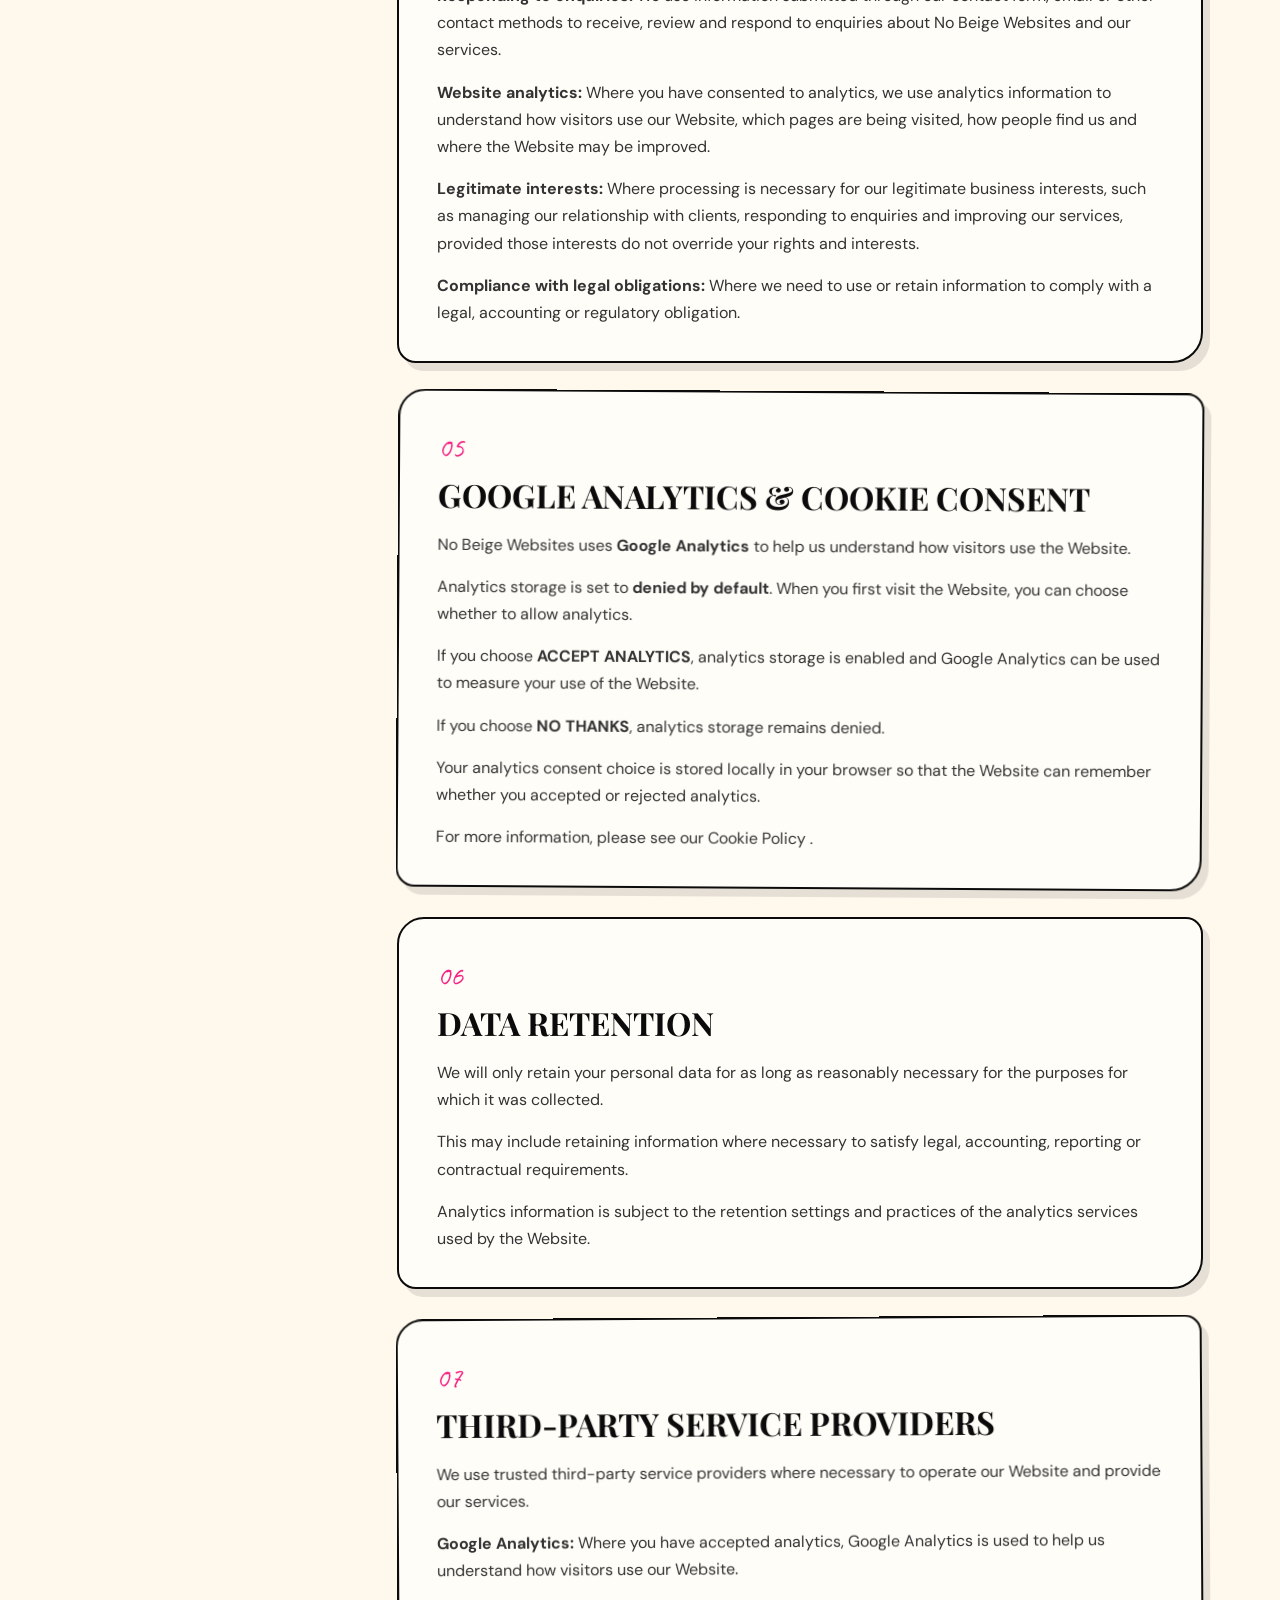
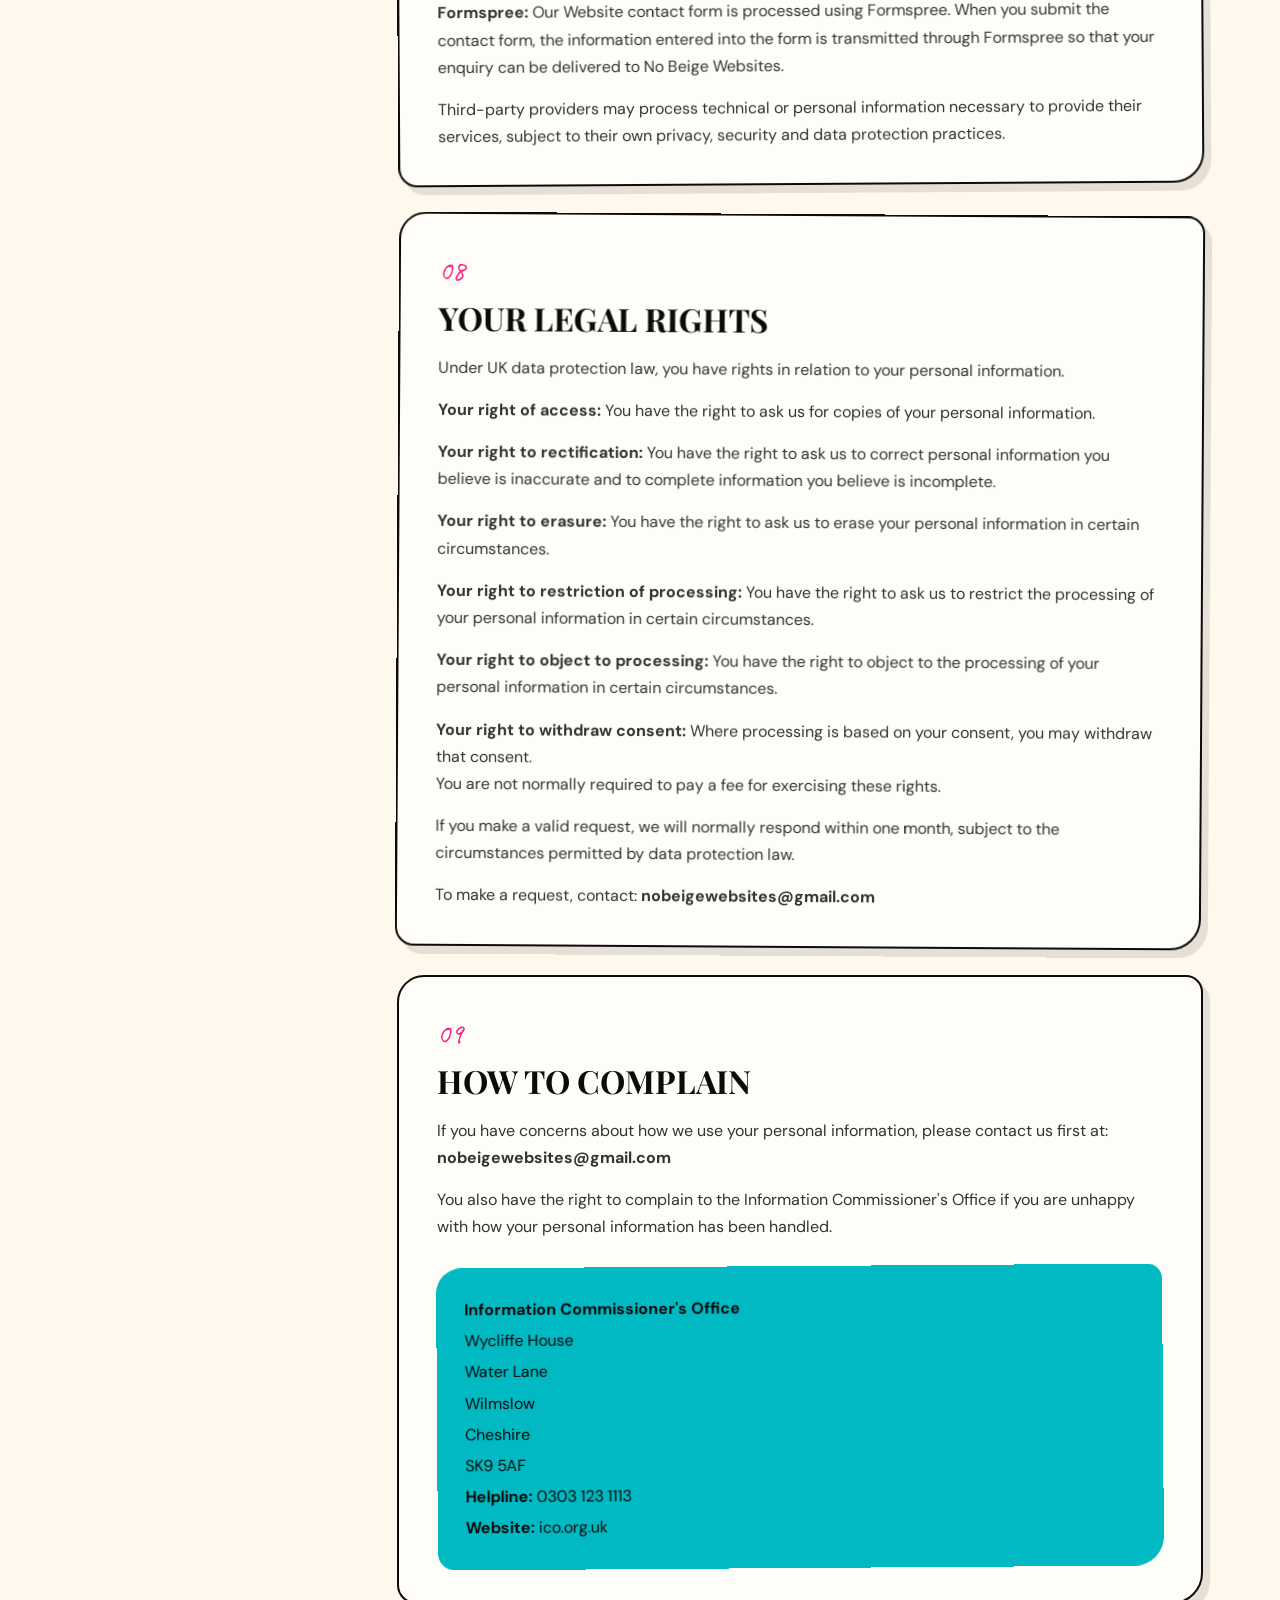
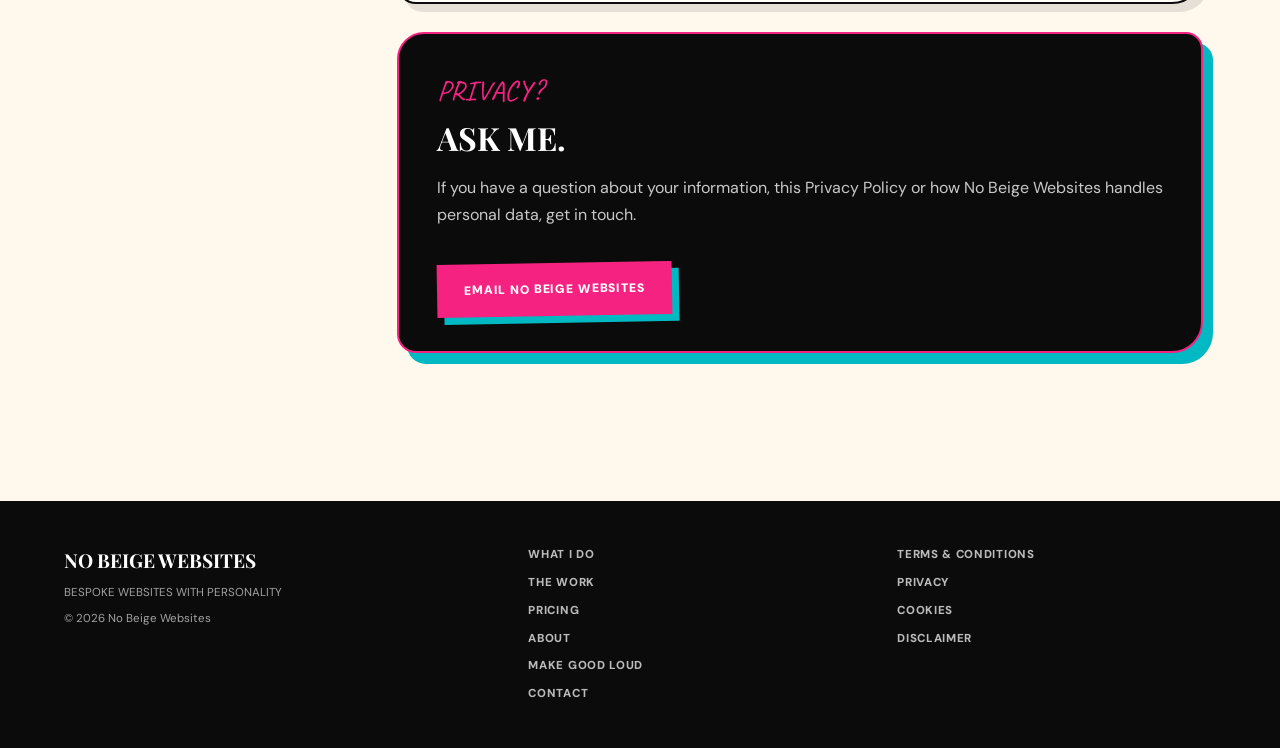
<file: privacy.html>
<!DOCTYPE html>
<html lang="en">

<head>

  <meta charset="UTF-8">

  <meta
    name="viewport"
    content="width=device-width, initial-scale=1.0"
  >

  <meta
    name="description"
    content="Privacy Policy for No Beige Websites explaining how personal information is collected, used, stored and protected."
  >

  <title>
    Privacy Policy | No Beige Websites
  </title>


  <!-- GOOGLE FONTS -->

  <link
    rel="preconnect"
    href="https://fonts.googleapis.com"
  >

  <link
    rel="preconnect"
    href="https://fonts.gstatic.com"
    crossorigin
  >

  <link
    href="https://fonts.googleapis.com/css2?family=Caveat:wght@600;700&family=DM+Sans:wght@400;500;600;700;800;900&family=Playfair+Display:wght@600;700;800;900&display=swap"
    rel="stylesheet"
  >


  <link
    rel="stylesheet"
    href="style.css?v=11"
  >


  <!-- COOKIE CONSENT + GOOGLE ANALYTICS -->

  <script src="cookies.js"></script>

</head>



<body>


  <!-- ======================================================
       HEADER
       ====================================================== -->

  <header class="site-header">


    <!-- LOGO -->

    <a
      href="index.html"
      class="header-logo"
      aria-label="No Beige Websites home"
    >

      <img
        src="images/logono.png"
        alt="No Beige Websites"
      >

    </a>



    <!-- DESKTOP NAVIGATION -->

    <nav class="main-nav">

      <a href="index.html">
        HOME
      </a>

      <a href="services.html">
        WHAT I DO
      </a>

      <a href="work.html">
        THE WORK
      </a>

      <a href="pricing.html">
        PRICING
      </a>

      <a href="about.html">
        WHO THE HELL AM I?
      </a>

      <a href="make-good-loud.html">
        MAKE GOOD LOUD
      </a>

      <a href="contact.html">
        CONTACT
      </a>

    </nav>



    <!-- MOBILE MENU BUTTON -->

    <button
      class="mobile-menu-toggle"
      type="button"
      aria-label="Open navigation menu"
      aria-expanded="false"
      aria-controls="mobile-menu"
    >
      <span></span>
      <span></span>
      <span></span>
    </button>



    <!-- MOBILE NAVIGATION -->

    <nav
      class="mobile-menu"
      id="mobile-menu"
      aria-label="Mobile navigation"
    >

      <a href="index.html">HOME</a>
      <a href="services.html">WHAT I DO</a>
      <a href="work.html">THE WORK</a>
      <a href="pricing.html">PRICING</a>
      <a href="about.html">WHO THE HELL AM I?</a>
      <a href="make-good-loud.html">MAKE GOOD LOUD</a>
      <a href="contact.html">CONTACT</a>

    </nav>



    <!-- CTA -->

    <a
      href="contact.html"
      class="header-cta"
    >
      LET'S TALK
      <span>→</span>
    </a>


  </header>




  <main>


    <!-- ======================================================
         PRIVACY HERO
         ====================================================== -->

    <section class="legal-page-hero">


      <div class="legal-hero-copy">

        <p class="legal-eyebrow">
          YOUR DATA ◆ YOUR RIGHTS ◆ NO SNEAKY NONSENSE
        </p>


        <h1>

          PRIVACY

          <span>
            POLICY.
          </span>

        </h1>


        <p class="legal-intro">

          At No Beige Websites,
          we are committed to protecting and respecting your privacy.

          This Privacy Policy explains how we collect, use,
          store and safeguard personal information when you visit our website,
          contact us or use our web design services.

        </p>


        <p class="legal-hand-note">
          Your information is information. Not confetti.
        </p>

      </div>



      <div class="legal-hero-card">

        <strong>
          YOUR DATA.
        </strong>

        <span>
          TREATED PROPERLY.
        </span>

        <em>
          As it should be.
        </em>

      </div>


    </section>




    <!-- ======================================================
         PRIVACY CONTENT
         ====================================================== -->

    <section class="legal-content-section">


      <div class="legal-content-wrap">


        <!-- SIDEBAR -->

        <aside class="legal-side-note">

          <span>
            LAST UPDATED
          </span>

          <strong>
            16 SEPTEMBER 2026
          </strong>

          <p>

            This Privacy Policy applies to
            No Beige Websites and visitors,
            enquirers and clients using our Website and services.

          </p>

        </aside>




        <!-- MAIN CONTENT -->

        <div class="legal-copy">


          <!-- INTRO -->

          <article class="legal-block">

            <span class="legal-number">
              INTRO
            </span>

            <h2>
              PRIVACY MATTERS
            </h2>

            <p>

              At <strong>No Beige Websites</strong>,
              we are committed to protecting
              and respecting your privacy.

            </p>

            <p>

              This Privacy Policy explains how we collect,
              use, store and safeguard personal information
              when you visit our Website,
              contact us or use our web design services.

            </p>

            <p>

              We operate in accordance with applicable
              UK data protection law,
              including the UK General Data Protection Regulation
              and the Data Protection Act 2018.

            </p>

          </article>




          <!-- 1 -->

          <article class="legal-block">

            <span class="legal-number">
              01
            </span>

            <h2>
              IMPORTANT INFORMATION AND WHO WE ARE
            </h2>

            <p>

              <strong>No Beige Websites</strong>
              is the data controller responsible
              for your personal data.

            </p>

            <p>

              If you have any questions about this Privacy Policy
              or how we handle your personal information,
              you can contact us using the details below.

            </p>


            <div class="privacy-contact-card">

              <p>
                <strong>Business Name:</strong>
                No Beige Websites
              </p>

              <p>
                <strong>Email:</strong>
                nobeigewebsites@gmail.com
              </p>

              <p>
                <strong>Telephone:</strong>
                07946 589940 | 07719 442681
              </p>

            </div>

          </article>




          <!-- 2 -->

          <article class="legal-block">

            <span class="legal-number">
              02
            </span>

            <h2>
              THE DATA WE COLLECT ABOUT YOU
            </h2>

            <p>

              We may collect, use, store and transfer
              different kinds of personal data about you.

            </p>


            <div class="privacy-data-grid">


              <div>

                <strong>
                  IDENTITY DATA
                </strong>

                <p>
                  First name, last name and business name.
                </p>

              </div>



              <div>

                <strong>
                  CONTACT DATA
                </strong>

                <p>
                  Billing address, email address
                  and telephone number.
                </p>

              </div>



              <div>

                <strong>
                  TECHNICAL DATA
                </strong>

                <p>
                  Internet Protocol (IP) address,
                  browser type and version,
                  time zone setting,
                  operating system,
                  device information
                  and similar technical information
                  where this information is collected.
                </p>

              </div>



              <div>

                <strong>
                  USAGE DATA
                </strong>

                <p>
                  Information about how you use
                  our Website, including pages visited,
                  interactions with the Website
                  and how you arrived at the Website,
                  where analytics has been accepted.
                </p>

              </div>


            </div>

          </article>




          <!-- 3 -->

          <article class="legal-block">

            <span class="legal-number">
              03
            </span>

            <h2>
              HOW WE COLLECT YOUR DATA
            </h2>


            <p>

              We use different methods to collect data
              from and about you.

            </p>


            <p>

              <strong>Direct interactions:</strong>

              You may give us Identity and Contact Data
              by filling in forms on our Website
              or by corresponding with us by post,
              phone, email or otherwise.

            </p>


            <p>

              This includes requesting a quote
              or making an enquiry about our web design services.

            </p>


            <p>

              <strong>Website analytics:</strong>

              Where you have chosen to accept analytics,
              Google Analytics may collect information
              about how you interact with our Website,
              including pages visited,
              general device and browser information,
              and how you found the Website.

            </p>


            <p>

              Analytics storage is denied by default
              and is enabled only after you choose
              <strong>ACCEPT ANALYTICS</strong>
              through our cookie consent banner.

            </p>


            <p>

              <strong>Website Contact Form:</strong>

              When you submit an enquiry through our Website contact form,
              the information you provide is processed through
              <strong>Formspree</strong>,
              a third-party form submission service used
              to deliver website enquiries to No Beige Websites.

            </p>


            <p>

              This may include your name,
              email address,
              business or project name,
              current website address,
              project type
              and any information you choose
              to include in your message.

            </p>

          </article>




          <!-- 4 -->

          <article class="legal-block">

            <span class="legal-number">
              04
            </span>

            <h2>
              HOW AND WHY WE USE YOUR PERSONAL DATA
            </h2>

            <p>

              We will only use your personal data
              where we have a lawful basis to do so.

            </p>


            <p>

              <strong>To perform a contract:</strong>

              Where we need to use your information
              to provide web design or related services
              under a contract with you,
              or to take steps at your request
              before entering into a contract.

            </p>


            <p>

              <strong>Responding to enquiries:</strong>

              We use information submitted through
              our contact form, email or other contact methods
              to receive, review and respond to enquiries
              about No Beige Websites and our services.

            </p>


            <p>

              <strong>Website analytics:</strong>

              Where you have consented to analytics,
              we use analytics information to understand
              how visitors use our Website,
              which pages are being visited,
              how people find us
              and where the Website may be improved.

            </p>


            <p>

              <strong>Legitimate interests:</strong>

              Where processing is necessary
              for our legitimate business interests,
              such as managing our relationship with clients,
              responding to enquiries
              and improving our services,
              provided those interests do not override
              your rights and interests.

            </p>


            <p>

              <strong>Compliance with legal obligations:</strong>

              Where we need to use or retain information
              to comply with a legal,
              accounting or regulatory obligation.

            </p>

          </article>




          <!-- 5 -->

          <article class="legal-block">

            <span class="legal-number">
              05
            </span>

            <h2>
              GOOGLE ANALYTICS & COOKIE CONSENT
            </h2>

            <p>

              No Beige Websites uses
              <strong>Google Analytics</strong>
              to help us understand how visitors use the Website.

            </p>

            <p>

              Analytics storage is set to
              <strong>denied by default</strong>.

              When you first visit the Website,
              you can choose whether to allow analytics.

            </p>

            <p>

              If you choose
              <strong>ACCEPT ANALYTICS</strong>,
              analytics storage is enabled
              and Google Analytics can be used
              to measure your use of the Website.

            </p>

            <p>

              If you choose
              <strong>NO THANKS</strong>,
              analytics storage remains denied.

            </p>

            <p>

              Your analytics consent choice
              is stored locally in your browser
              so that the Website can remember
              whether you accepted or rejected analytics.

            </p>

            <p>

              For more information,
              please see our
              <a href="cookies.html">
                Cookie Policy
              </a>.

            </p>

          </article>




          <!-- 6 -->

          <article class="legal-block">

            <span class="legal-number">
              06
            </span>

            <h2>
              DATA RETENTION
            </h2>

            <p>

              We will only retain your personal data
              for as long as reasonably necessary
              for the purposes for which it was collected.

            </p>

            <p>

              This may include retaining information
              where necessary to satisfy legal,
              accounting, reporting
              or contractual requirements.

            </p>

            <p>

              Analytics information is subject
              to the retention settings
              and practices of the analytics services
              used by the Website.

            </p>

          </article>




          <!-- 7 -->

          <article class="legal-block">

            <span class="legal-number">
              07
            </span>

            <h2>
              THIRD-PARTY SERVICE PROVIDERS
            </h2>

            <p>

              We use trusted third-party service providers
              where necessary to operate our Website
              and provide our services.

            </p>


            <p>

              <strong>Google Analytics:</strong>

              Where you have accepted analytics,
              Google Analytics is used
              to help us understand
              how visitors use our Website.

            </p>


            <p>

              <strong>Formspree:</strong>

              Our Website contact form is processed
              using Formspree.

              When you submit the contact form,
              the information entered into the form
              is transmitted through Formspree
              so that your enquiry can be delivered
              to No Beige Websites.

            </p>


            <p>

              Third-party providers may process
              technical or personal information
              necessary to provide their services,
              subject to their own privacy,
              security and data protection practices.

            </p>

          </article>




          <!-- 8 -->

          <article class="legal-block">

            <span class="legal-number">
              08
            </span>

            <h2>
              YOUR LEGAL RIGHTS
            </h2>

            <p>

              Under UK data protection law,
              you have rights in relation
              to your personal information.

            </p>


            <div class="privacy-rights-list">


              <p>

                <strong>
                  Your right of access:
                </strong>

                You have the right to ask us
                for copies of your personal information.

              </p>


              <p>

                <strong>
                  Your right to rectification:
                </strong>

                You have the right to ask us
                to correct personal information
                you believe is inaccurate
                and to complete information
                you believe is incomplete.

              </p>


              <p>

                <strong>
                  Your right to erasure:
                </strong>

                You have the right to ask us
                to erase your personal information
                in certain circumstances.

              </p>


              <p>

                <strong>
                  Your right to restriction of processing:
                </strong>

                You have the right to ask us
                to restrict the processing
                of your personal information
                in certain circumstances.

              </p>


              <p>

                <strong>
                  Your right to object to processing:
                </strong>

                You have the right to object
                to the processing of your personal information
                in certain circumstances.

              </p>


              <p>

                <strong>
                  Your right to withdraw consent:
                </strong>

                Where processing is based on your consent,
                you may withdraw that consent.

              </p>


            </div>


            <p>

              You are not normally required
              to pay a fee for exercising these rights.

            </p>

            <p>

              If you make a valid request,
              we will normally respond within one month,
              subject to the circumstances
              permitted by data protection law.

            </p>

            <p>

              To make a request,
              contact:

              <strong>
                nobeigewebsites@gmail.com
              </strong>

            </p>

          </article>




          <!-- 9 -->

          <article class="legal-block">

            <span class="legal-number">
              09
            </span>

            <h2>
              HOW TO COMPLAIN
            </h2>

            <p>

              If you have concerns about
              how we use your personal information,
              please contact us first at:

              <strong>
                nobeigewebsites@gmail.com
              </strong>

            </p>

            <p>

              You also have the right
              to complain to the Information Commissioner's Office
              if you are unhappy with how
              your personal information has been handled.

            </p>


            <div class="privacy-ico-card">

              <p>
                <strong>Information Commissioner's Office</strong>
              </p>

              <p>
                Wycliffe House
              </p>

              <p>
                Water Lane
              </p>

              <p>
                Wilmslow
              </p>

              <p>
                Cheshire
              </p>

              <p>
                SK9 5AF
              </p>

              <p>
                <strong>Helpline:</strong>
                0303 123 1113
              </p>

              <p>
                <strong>Website:</strong>
                ico.org.uk
              </p>

            </div>

          </article>




          <!-- CONTACT -->

          <article class="legal-block legal-block-final">

            <span class="legal-number">
              PRIVACY?
            </span>

            <h2>
              ASK ME.
            </h2>

            <p>

              If you have a question about your information,
              this Privacy Policy
              or how No Beige Websites handles personal data,
              get in touch.

            </p>


            <a
              href="mailto:nobeigewebsites@gmail.com"
              class="btn btn-pink"
            >
              EMAIL NO BEIGE WEBSITES
            </a>

          </article>


        </div>


      </div>


    </section>


  </main>




  <!-- ======================================================
       FOOTER
       ====================================================== -->

  <footer class="site-footer site-footer-expanded">


    <div class="footer-brand">

      <strong>
        NO BEIGE WEBSITES
      </strong>

      <span>
        BESPOKE WEBSITES WITH PERSONALITY
      </span>

      <span>
        © 2026 No Beige Websites
      </span>

    </div>


    <nav
      class="footer-nav"
      aria-label="Footer navigation"
    >

      <a href="services.html">
        WHAT I DO
      </a>

      <a href="work.html">
        THE WORK
      </a>

      <a href="pricing.html">
        PRICING
      </a>

      <a href="about.html">
        ABOUT
      </a>

      <a href="make-good-loud.html">
        MAKE GOOD LOUD
      </a>

      <a href="contact.html">
        CONTACT
      </a>

    </nav>


    <nav
      class="footer-legal"
      aria-label="Legal navigation"
    >

      <a href="terms.html">
        TERMS & CONDITIONS
      </a>

      <a href="privacy.html">
        PRIVACY
      </a>

      <a href="cookies.html">
        COOKIES
      </a>

      <a href="disclaimer.html">
        DISCLAIMER
      </a>

    </nav>


  </footer>




  <!-- ======================================================
       COOKIE CONSENT
       ====================================================== -->

  <div
    class="cookie-banner"
    id="cookie-banner"
    role="dialog"
    aria-label="Cookie preferences"
    aria-live="polite"
    hidden
  >

    <div class="cookie-banner-copy">

      <strong>
        COOKIES. THE USEFUL KIND, NOT THE CHOCOLATE KIND. 🍪
      </strong>

      <p>
        I use analytics to see how people use No Beige Websites —
        things like which pages get visited and how people found the site.
        It helps me work out what's working and what's being completely ignored.
      </p>

      <a href="cookies.html">
        READ THE COOKIE POLICY
      </a>

    </div>


    <div class="cookie-banner-actions">

      <button
        type="button"
        id="cookie-accept"
        class="cookie-btn"
      >
        ACCEPT ANALYTICS
      </button>

      <button
        type="button"
        id="cookie-reject"
        class="cookie-btn"
      >
        NO THANKS
      </button>

    </div>

  </div>




  <!-- ======================================================
       MOBILE MENU
       ====================================================== -->

  <script>

    const menuButton =
      document.querySelector('.mobile-menu-toggle');

    const mobileMenu =
      document.querySelector('.mobile-menu');


    if (menuButton && mobileMenu) {

      menuButton.addEventListener('click', () => {

        const isOpen =
          mobileMenu.classList.toggle('is-open');

        menuButton.classList.toggle(
          'is-open',
          isOpen
        );

        menuButton.setAttribute(
          'aria-expanded',
          isOpen ? 'true' : 'false'
        );

      });

    }

  </script>


</body>

</html>
</file>
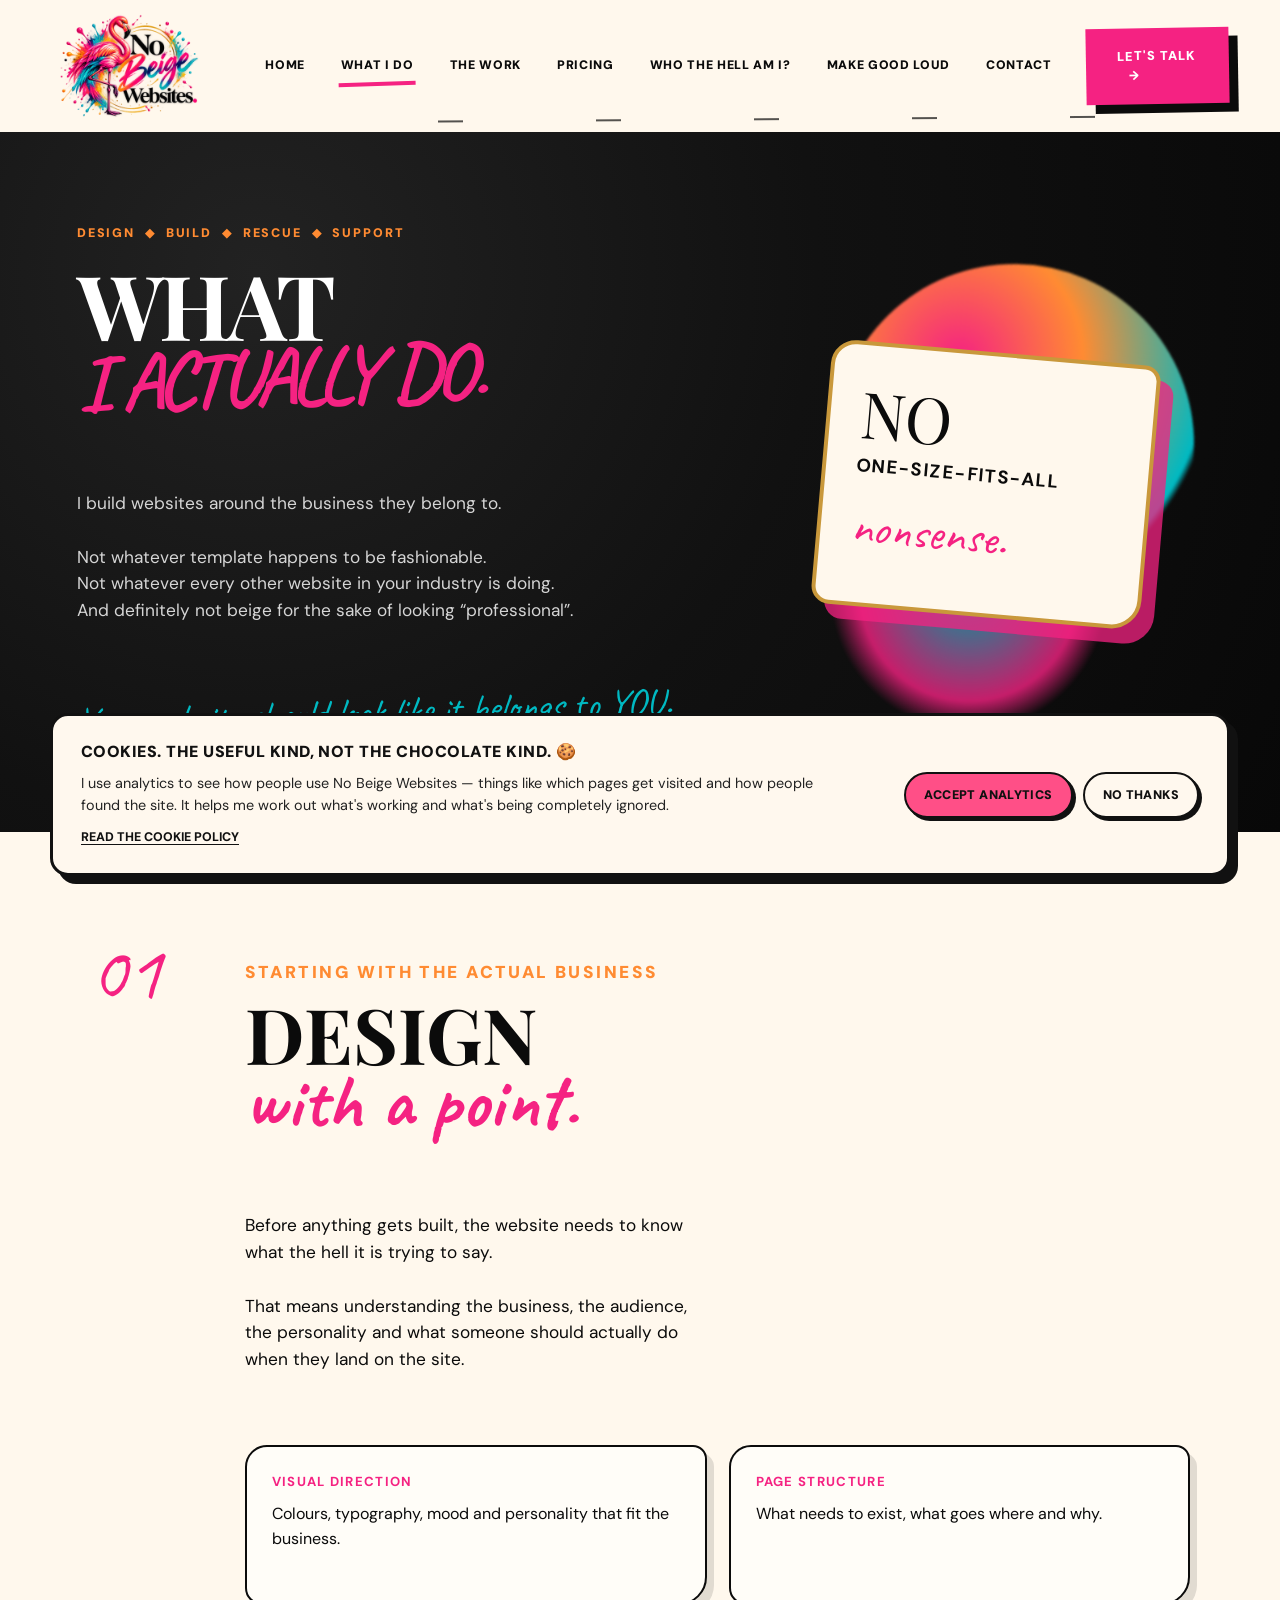
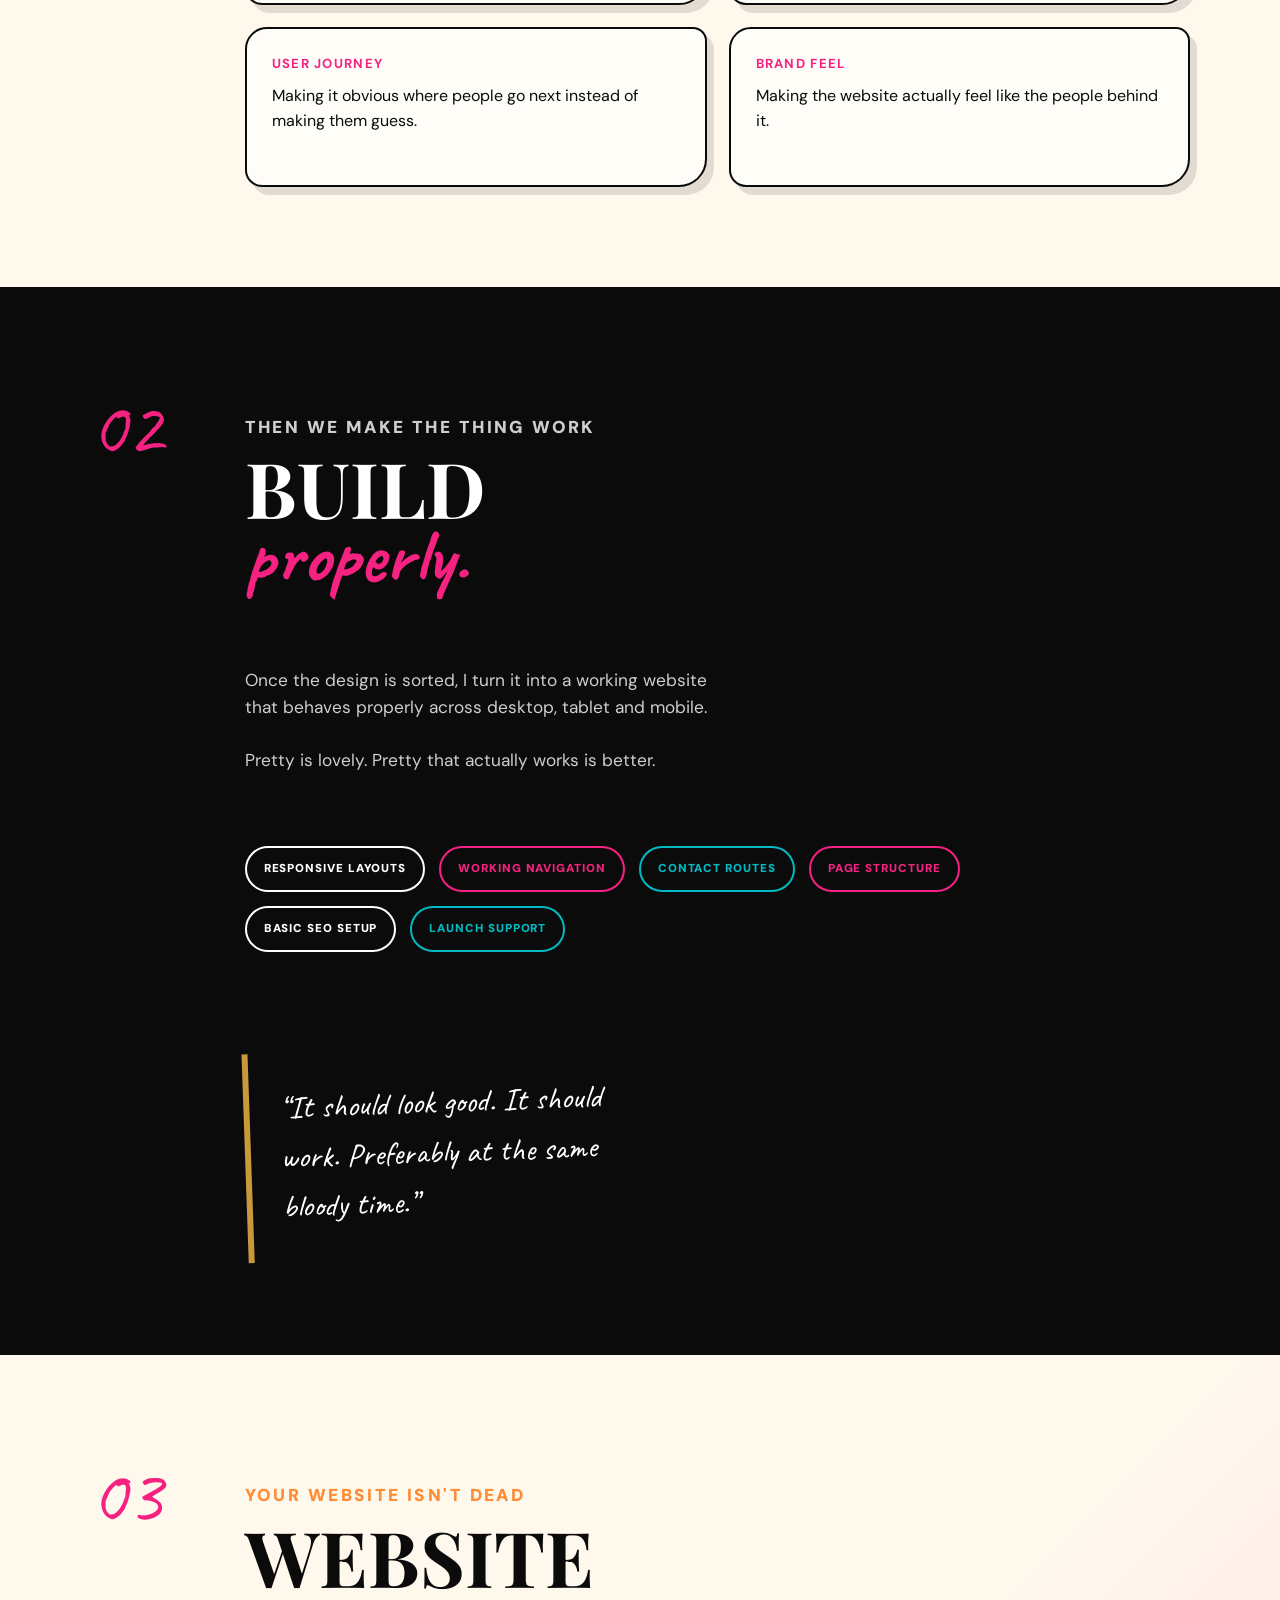
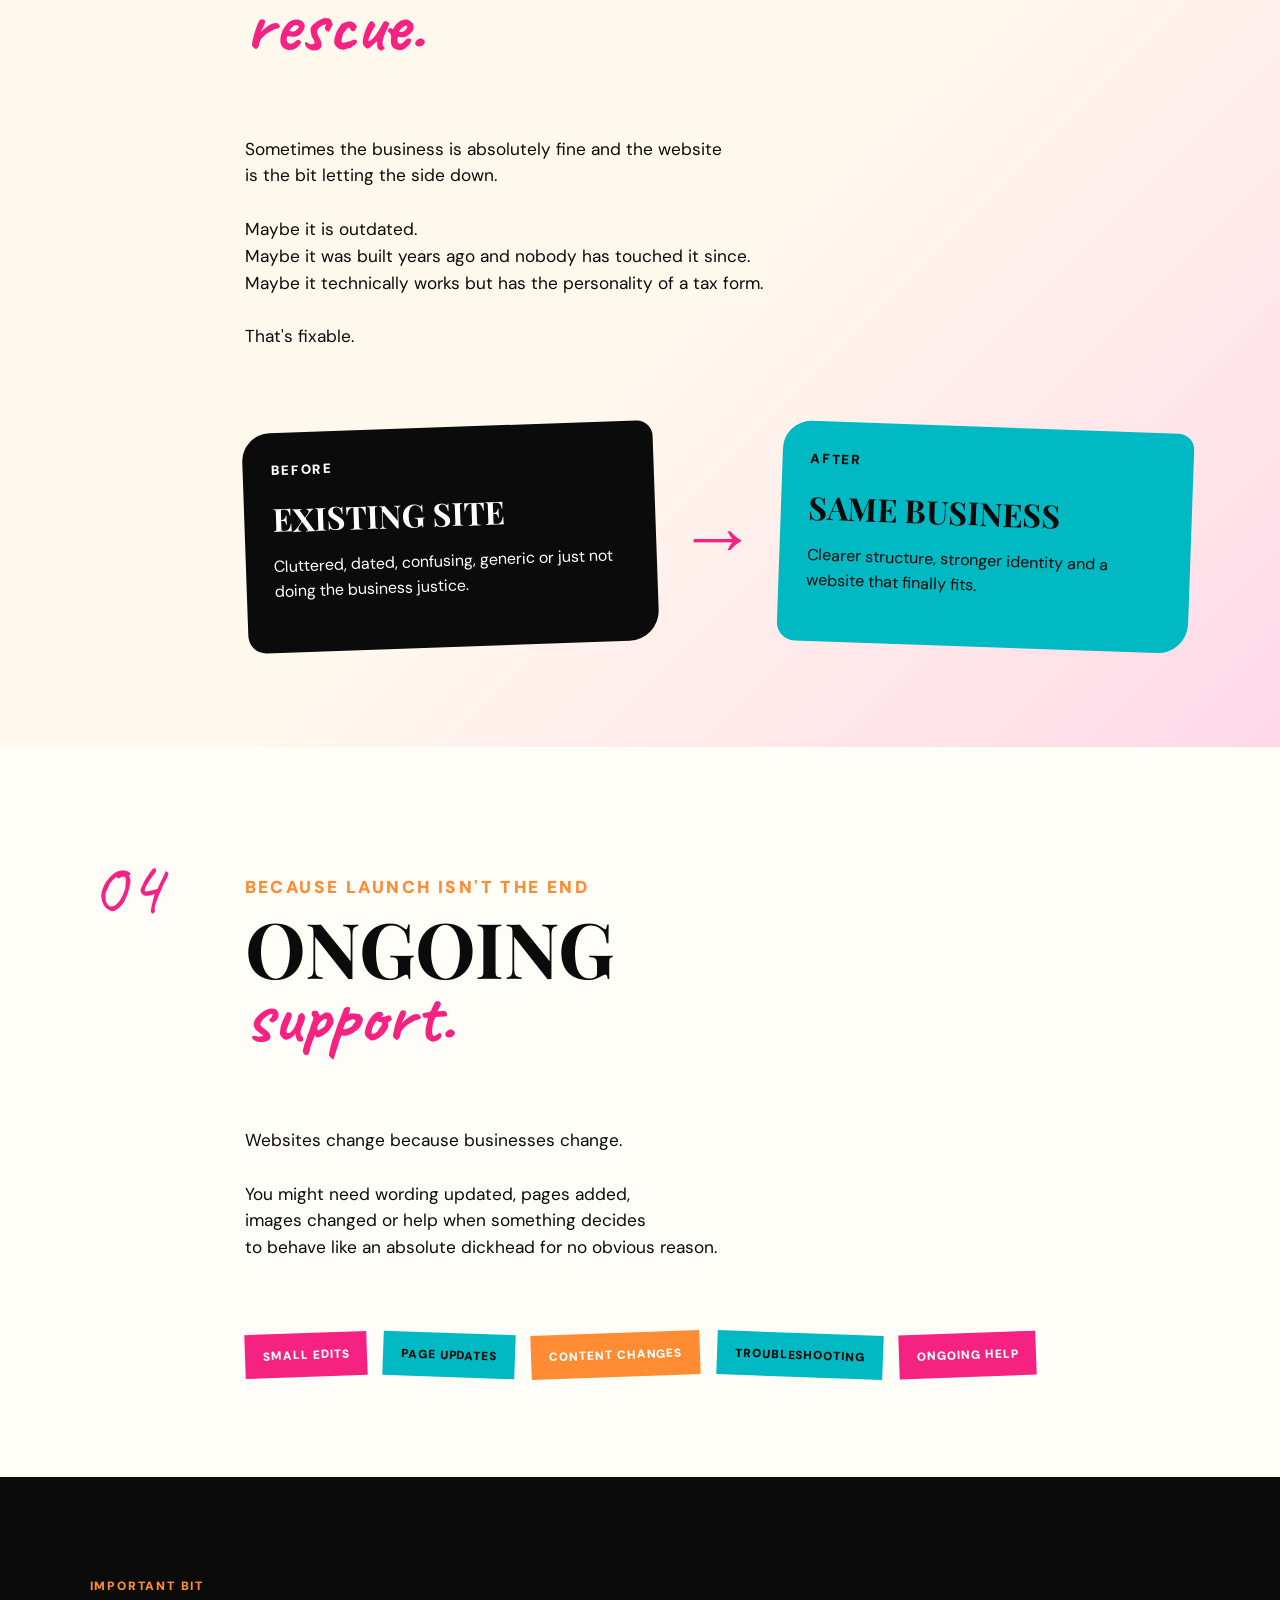
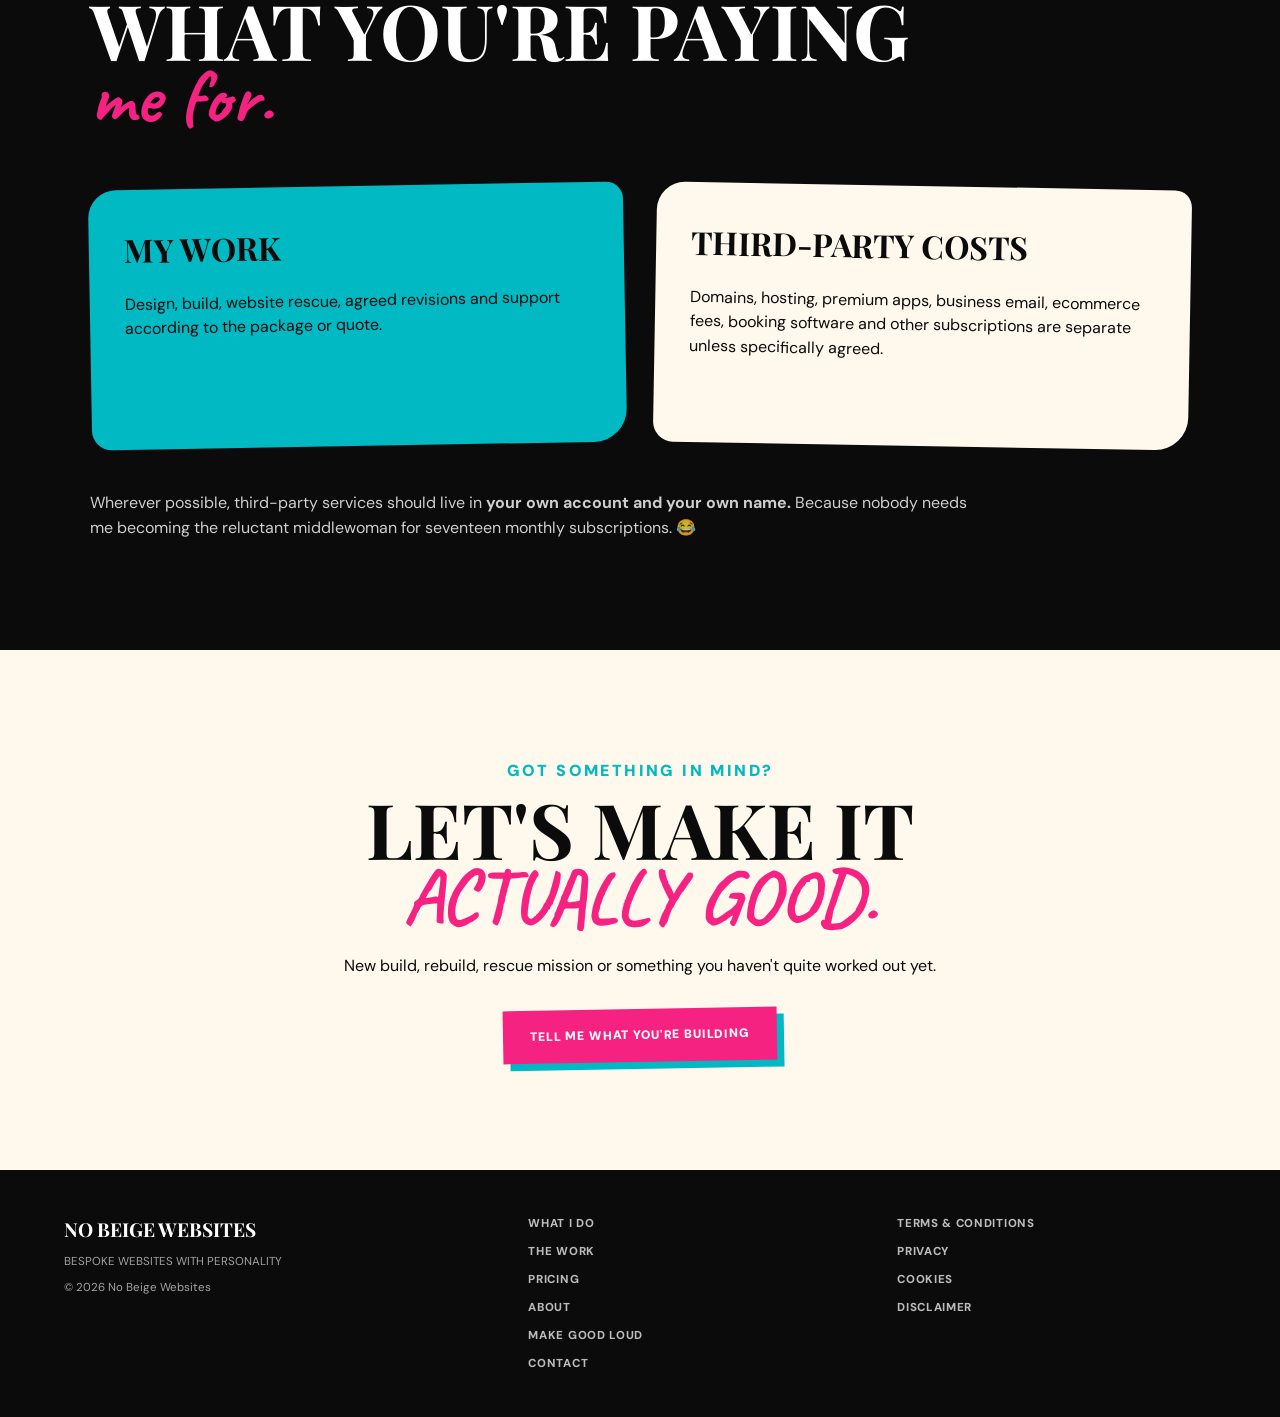
<file: services.html>
<!DOCTYPE html>
<html lang="en">

<head>

  <meta charset="UTF-8">

  <meta
    name="viewport"
    content="width=device-width, initial-scale=1.0"
  >

  <meta
    name="description"
    content="Website design, build, rescue and ongoing support from No Beige Websites."
  >

  <title>
    What I Do | No Beige Websites
  </title>


  <!-- GOOGLE FONTS -->

  <link
    rel="preconnect"
    href="https://fonts.googleapis.com"
  >

  <link
    rel="preconnect"
    href="https://fonts.gstatic.com"
    crossorigin
  >

  <link
    href="https://fonts.googleapis.com/css2?family=Caveat:wght@600;700&family=DM+Sans:wght@400;500;600;700;800;900&family=Playfair+Display:wght@600;700;800;900&display=swap"
    rel="stylesheet"
  >


  <link
    rel="stylesheet"
    href="style.css?v=11"
  >


  <!-- COOKIE CONSENT + GOOGLE ANALYTICS -->

  <script src="cookies.js"></script>

</head>



<body>


  <!-- ======================================================
       HEADER
       ====================================================== -->

  <header class="site-header">


    <a
      href="index.html"
      class="header-logo"
      aria-label="No Beige Websites home"
    >

      <img
        src="images/logono.png"
        alt="No Beige Websites"
      >

    </a>



    <!-- DESKTOP NAVIGATION -->

    <nav class="main-nav">

      <a href="index.html">
        HOME
      </a>

      <a
        href="services.html"
        class="active"
      >
        WHAT I DO
      </a>

      <a href="work.html">
        THE WORK
      </a>

      <a href="pricing.html">
        PRICING
      </a>

      <a href="about.html">
        WHO THE HELL AM I?
      </a>

      <a href="make-good-loud.html">
        MAKE GOOD LOUD
      </a>

      <a href="contact.html">
        CONTACT
      </a>

    </nav>



    <!-- MOBILE MENU BUTTON -->

    <button
      class="mobile-menu-toggle"
      type="button"
      aria-label="Open navigation menu"
      aria-expanded="false"
      aria-controls="mobile-menu"
    >
      <span></span>
      <span></span>
      <span></span>
    </button>



    <!-- MOBILE NAVIGATION -->

    <nav
      class="mobile-menu"
      id="mobile-menu"
      aria-label="Mobile navigation"
    >

      <a href="index.html">HOME</a>
      <a href="services.html">WHAT I DO</a>
      <a href="work.html">THE WORK</a>
      <a href="pricing.html">PRICING</a>
      <a href="about.html">WHO THE HELL AM I?</a>
      <a href="make-good-loud.html">MAKE GOOD LOUD</a>
      <a href="contact.html">CONTACT</a>

    </nav>



    <a
      href="contact.html"
      class="header-cta"
    >
      LET'S TALK
      <span>→</span>
    </a>


  </header>




  <main>


    <!-- ======================================================
         SERVICES HERO
         ====================================================== -->

    <section class="services-page-hero">


      <div class="services-page-copy">


        <p class="services-page-eyebrow">

          DESIGN

          <span>◆</span>

          BUILD

          <span>◆</span>

          RESCUE

          <span>◆</span>

          SUPPORT

        </p>



        <h1>

          WHAT

          <span>
            I ACTUALLY DO.
          </span>

        </h1>



        <p class="services-page-intro">

          I build websites around the business they belong to.

          Not whatever template happens to be fashionable.
          Not whatever every other website in your industry is doing.
          And definitely not beige for the sake of looking “professional”.

        </p>



        <p class="services-page-hand">

          Your website should look like it belongs to YOU.

        </p>


      </div>



      <div class="services-page-art">


        <div class="services-paint services-paint-one"></div>

        <div class="services-paint services-paint-two"></div>


        <div class="services-note-card">

          <span>
            NO
          </span>

          <strong>
            ONE-SIZE-FITS-ALL
          </strong>

          <em>
            nonsense.
          </em>

        </div>


      </div>


    </section>




    <!-- ======================================================
         SERVICE 01 — DESIGN
         ====================================================== -->

    <section class="service-feature service-feature-light">


      <div class="service-feature-number">
        01
      </div>


      <div class="service-feature-copy">


        <p class="service-kicker">
          STARTING WITH THE ACTUAL BUSINESS
        </p>


        <h2>
          DESIGN
          <span>
            with a point.
          </span>
        </h2>


        <p>

          Before anything gets built, the website needs to know
          what the hell it is trying to say.

          That means understanding the business, the audience,
          the personality and what someone should actually do
          when they land on the site.

        </p>


        <div class="service-mini-grid">


          <div class="service-mini-card">

            <strong>
              VISUAL DIRECTION
            </strong>

            <p>
              Colours, typography, mood and personality that fit the business.
            </p>

          </div>


          <div class="service-mini-card">

            <strong>
              PAGE STRUCTURE
            </strong>

            <p>
              What needs to exist, what goes where and why.
            </p>

          </div>


          <div class="service-mini-card">

            <strong>
              USER JOURNEY
            </strong>

            <p>
              Making it obvious where people go next instead of making them guess.
            </p>

          </div>


          <div class="service-mini-card">

            <strong>
              BRAND FEEL
            </strong>

            <p>
              Making the website actually feel like the people behind it.
            </p>

          </div>


        </div>


      </div>


    </section>




    <!-- ======================================================
         SERVICE 02 — BUILD
         ====================================================== -->

    <section class="service-feature service-feature-dark">


      <div class="service-feature-number">
        02
      </div>


      <div class="service-feature-copy">


        <p class="service-kicker">
          THEN WE MAKE THE THING WORK
        </p>


        <h2>
          BUILD
          <span>
            properly.
          </span>
        </h2>


        <p>

          Once the design is sorted, I turn it into a working website
          that behaves properly across desktop, tablet and mobile.

          Pretty is lovely. Pretty that actually works is better.

        </p>


        <div class="service-list-block">

          <span>
            RESPONSIVE LAYOUTS
          </span>

          <span>
            WORKING NAVIGATION
          </span>

          <span>
            CONTACT ROUTES
          </span>

          <span>
            PAGE STRUCTURE
          </span>

          <span>
            BASIC SEO SETUP
          </span>

          <span>
            LAUNCH SUPPORT
          </span>

        </div>


      </div>


      <div class="service-feature-quote">

        <p>
          “It should look good.
          It should work.
          Preferably at the same bloody time.”
        </p>

      </div>


    </section>




    <!-- ======================================================
         SERVICE 03 — RESCUE
         ====================================================== -->

    <section class="service-feature service-feature-rescue">


      <div class="service-feature-number">
        03
      </div>


      <div class="service-feature-copy">


        <p class="service-kicker">
          YOUR WEBSITE ISN'T DEAD
        </p>


        <h2>
          WEBSITE
          <span>
            rescue.
          </span>
        </h2>


        <p>

          Sometimes the business is absolutely fine and the website
          is the bit letting the side down.

          Maybe it is outdated.
          Maybe it was built years ago and nobody has touched it since.
          Maybe it technically works but has the personality of a tax form.

          That's fixable.

        </p>


        <div class="rescue-before-after">


          <div class="rescue-box rescue-before">

            <small>
              BEFORE
            </small>

            <strong>
              EXISTING SITE
            </strong>

            <p>
              Cluttered, dated, confusing, generic or just not doing the business justice.
            </p>

          </div>


          <div class="rescue-arrow">
            →
          </div>


          <div class="rescue-box rescue-after">

            <small>
              AFTER
            </small>

            <strong>
              SAME BUSINESS
            </strong>

            <p>
              Clearer structure, stronger identity and a website that finally fits.
            </p>

          </div>


        </div>


      </div>


    </section>




    <!-- ======================================================
         SERVICE 04 — SUPPORT
         ====================================================== -->

    <section class="service-feature service-feature-support">


      <div class="service-feature-number">
        04
      </div>


      <div class="service-feature-copy">


        <p class="service-kicker">
          BECAUSE LAUNCH ISN'T THE END
        </p>


        <h2>
          ONGOING
          <span>
            support.
          </span>
        </h2>


        <p>

          Websites change because businesses change.

          You might need wording updated, pages added,
          images changed or help when something decides
          to behave like an absolute dickhead for no obvious reason.

        </p>


        <div class="support-stickers">

          <span>
            SMALL EDITS
          </span>

          <span>
            PAGE UPDATES
          </span>

          <span>
            CONTENT CHANGES
          </span>

          <span>
            TROUBLESHOOTING
          </span>

          <span>
            ONGOING HELP
          </span>

        </div>


      </div>


    </section>




    <!-- ======================================================
         WHAT IS NOT INCLUDED
         ====================================================== -->

    <section class="not-included-section">


      <div class="not-included-heading">


        <p>
          IMPORTANT BIT
        </p>


        <h2>

          WHAT YOU'RE PAYING

          <span>
            me for.
          </span>

        </h2>


      </div>



      <div class="not-included-grid">


        <div class="included-card">


          <h3>
            MY WORK
          </h3>


          <p>

            Design, build, website rescue,
            agreed revisions and support
            according to the package or quote.

          </p>


        </div>



        <div class="third-party-card">


          <h3>
            THIRD-PARTY COSTS
          </h3>


          <p>

            Domains, hosting, premium apps,
            business email, ecommerce fees,
            booking software and other subscriptions
            are separate unless specifically agreed.

          </p>


        </div>


      </div>



      <p class="not-included-note">

        Wherever possible, third-party services should live in

        <strong>
          your own account and your own name.
        </strong>

        Because nobody needs me becoming the reluctant middlewoman
        for seventeen monthly subscriptions. 😂

      </p>


    </section>




    <!-- ======================================================
         CTA
         ====================================================== -->

    <section class="services-bottom-cta">


      <p>
        GOT SOMETHING IN MIND?
      </p>


      <h2>

        LET'S MAKE IT

        <span>
          ACTUALLY GOOD.
        </span>

      </h2>


      <p>

        New build, rebuild, rescue mission or something
        you haven't quite worked out yet.

      </p>


      <a
        href="contact.html"
        class="btn btn-pink"
      >
        TELL ME WHAT YOU'RE BUILDING
      </a>


    </section>


  </main>




  <!-- ======================================================
       FOOTER
       ====================================================== -->

  <footer class="site-footer site-footer-expanded">


    <div class="footer-brand">

      <strong>
        NO BEIGE WEBSITES
      </strong>

      <span>
        BESPOKE WEBSITES WITH PERSONALITY
      </span>

      <span>
        © 2026 No Beige Websites
      </span>

    </div>


    <nav
      class="footer-nav"
      aria-label="Footer navigation"
    >

      <a href="services.html">
        WHAT I DO
      </a>

      <a href="work.html">
        THE WORK
      </a>

      <a href="pricing.html">
        PRICING
      </a>

      <a href="about.html">
        ABOUT
      </a>

      <a href="make-good-loud.html">
        MAKE GOOD LOUD
      </a>

      <a href="contact.html">
        CONTACT
      </a>

    </nav>


    <nav
      class="footer-legal"
      aria-label="Legal navigation"
    >

      <a href="terms.html">
        TERMS & CONDITIONS
      </a>

      <a href="privacy.html">
        PRIVACY
      </a>

      <a href="cookies.html">
        COOKIES
      </a>

      <a href="disclaimer.html">
        DISCLAIMER
      </a>

    </nav>


  </footer>




  <!-- ======================================================
       COOKIE CONSENT
       ====================================================== -->

  <div
    class="cookie-banner"
    id="cookie-banner"
    role="dialog"
    aria-label="Cookie preferences"
    aria-live="polite"
    hidden
  >

    <div class="cookie-banner-copy">

      <strong>
        COOKIES. THE USEFUL KIND, NOT THE CHOCOLATE KIND. 🍪
      </strong>

      <p>
        I use analytics to see how people use No Beige Websites —
        things like which pages get visited and how people found the site.
        It helps me work out what's working and what's being completely ignored.
      </p>

      <a href="cookies.html">
        READ THE COOKIE POLICY
      </a>

    </div>


    <div class="cookie-banner-actions">

      <button
        type="button"
        id="cookie-accept"
        class="cookie-btn"
      >
        ACCEPT ANALYTICS
      </button>

      <button
        type="button"
        id="cookie-reject"
        class="cookie-btn"
      >
        NO THANKS
      </button>

    </div>

  </div>




  <!-- ======================================================
       MOBILE MENU
       ====================================================== -->

  <script>

    const menuButton =
      document.querySelector('.mobile-menu-toggle');

    const mobileMenu =
      document.querySelector('.mobile-menu');


    if (menuButton && mobileMenu) {

      menuButton.addEventListener('click', () => {

        const isOpen =
          mobileMenu.classList.toggle('is-open');

        menuButton.classList.toggle(
          'is-open',
          isOpen
        );

        menuButton.setAttribute(
          'aria-expanded',
          isOpen ? 'true' : 'false'
        );

      });

    }

  </script>


</body>

</html>
</file>
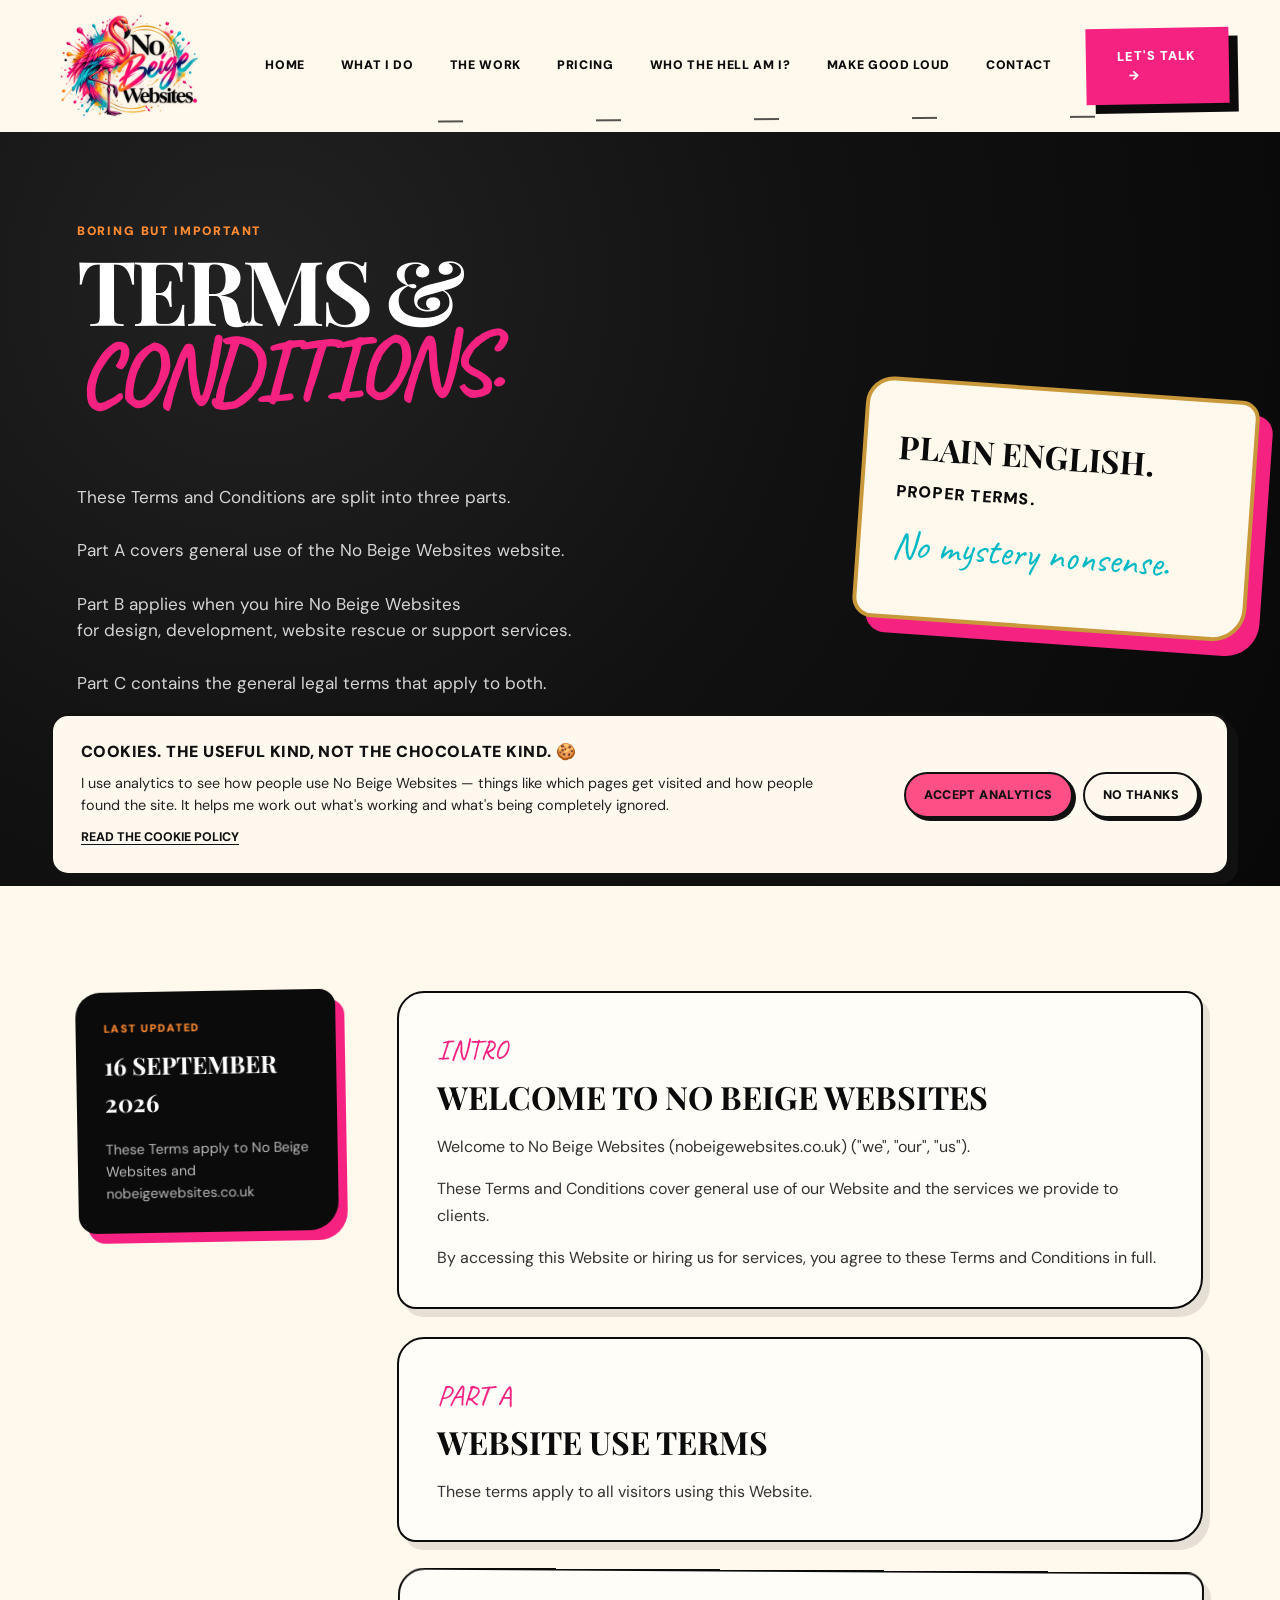
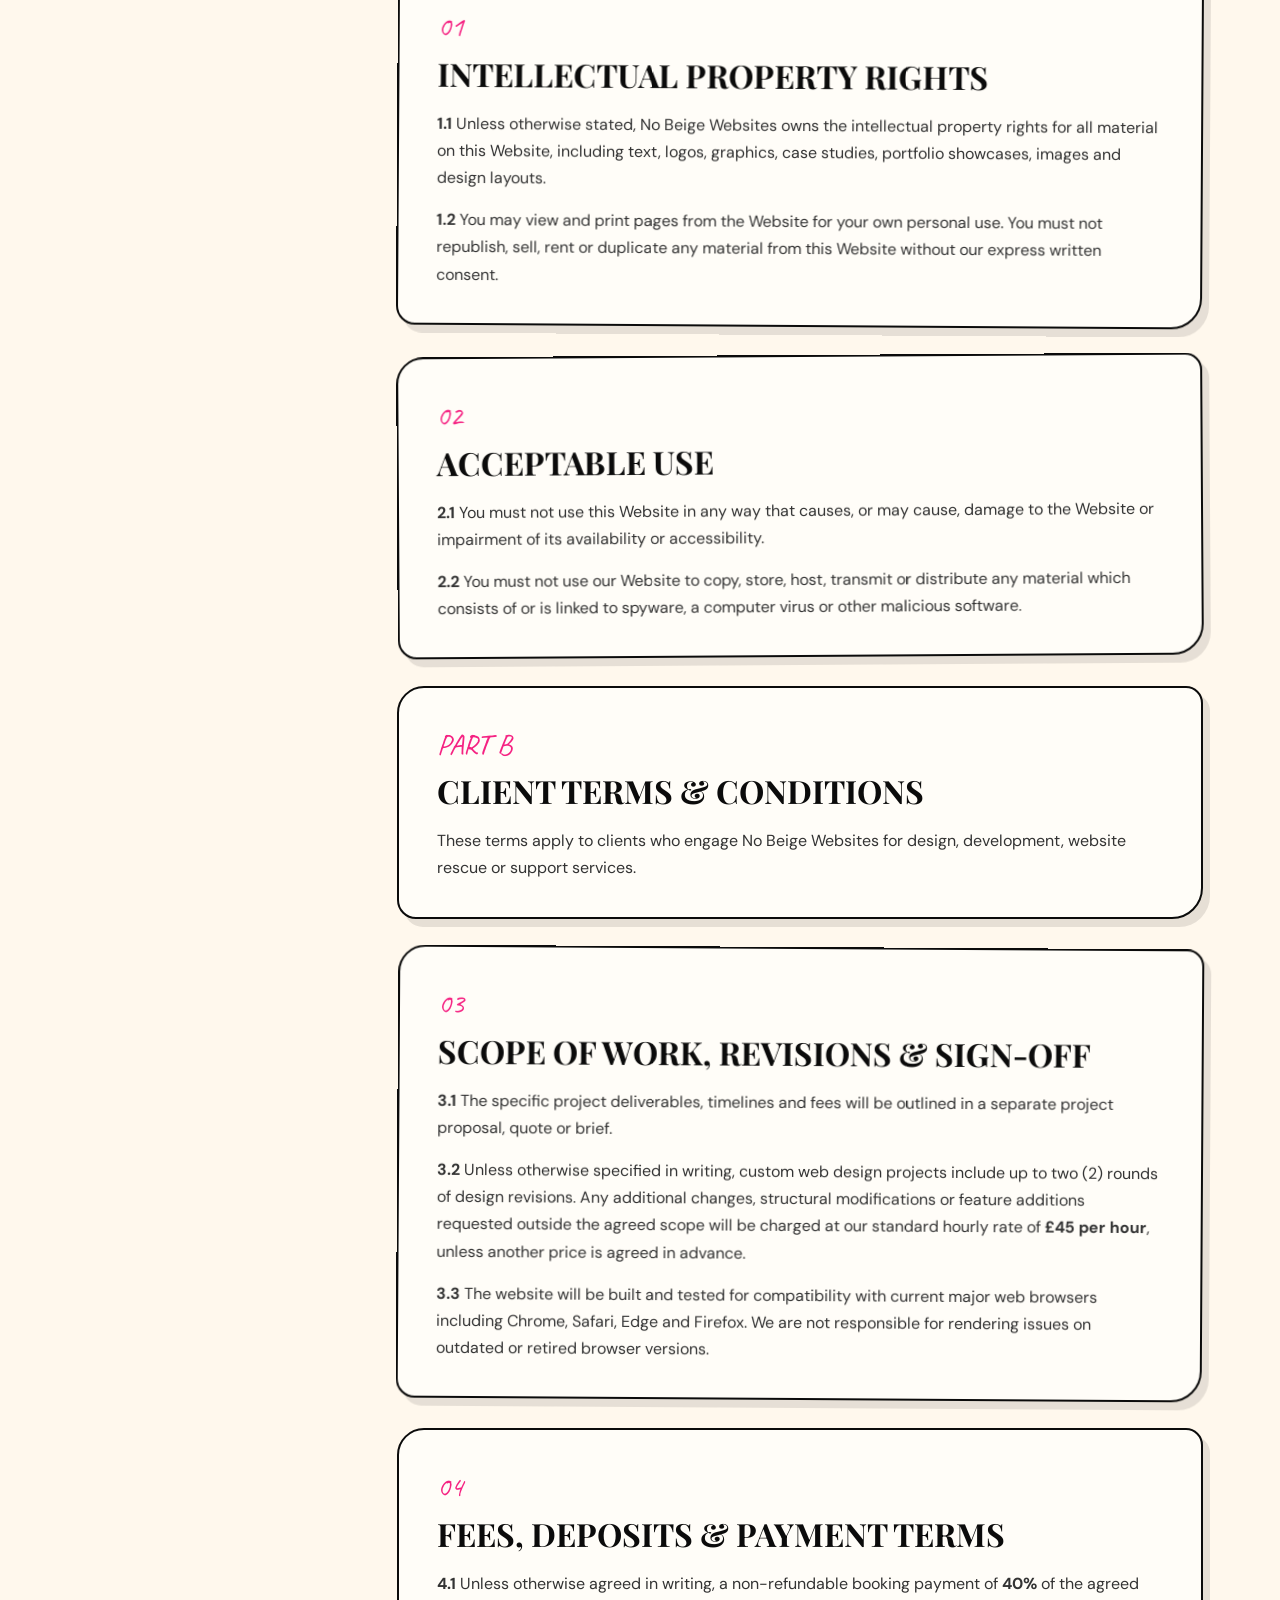
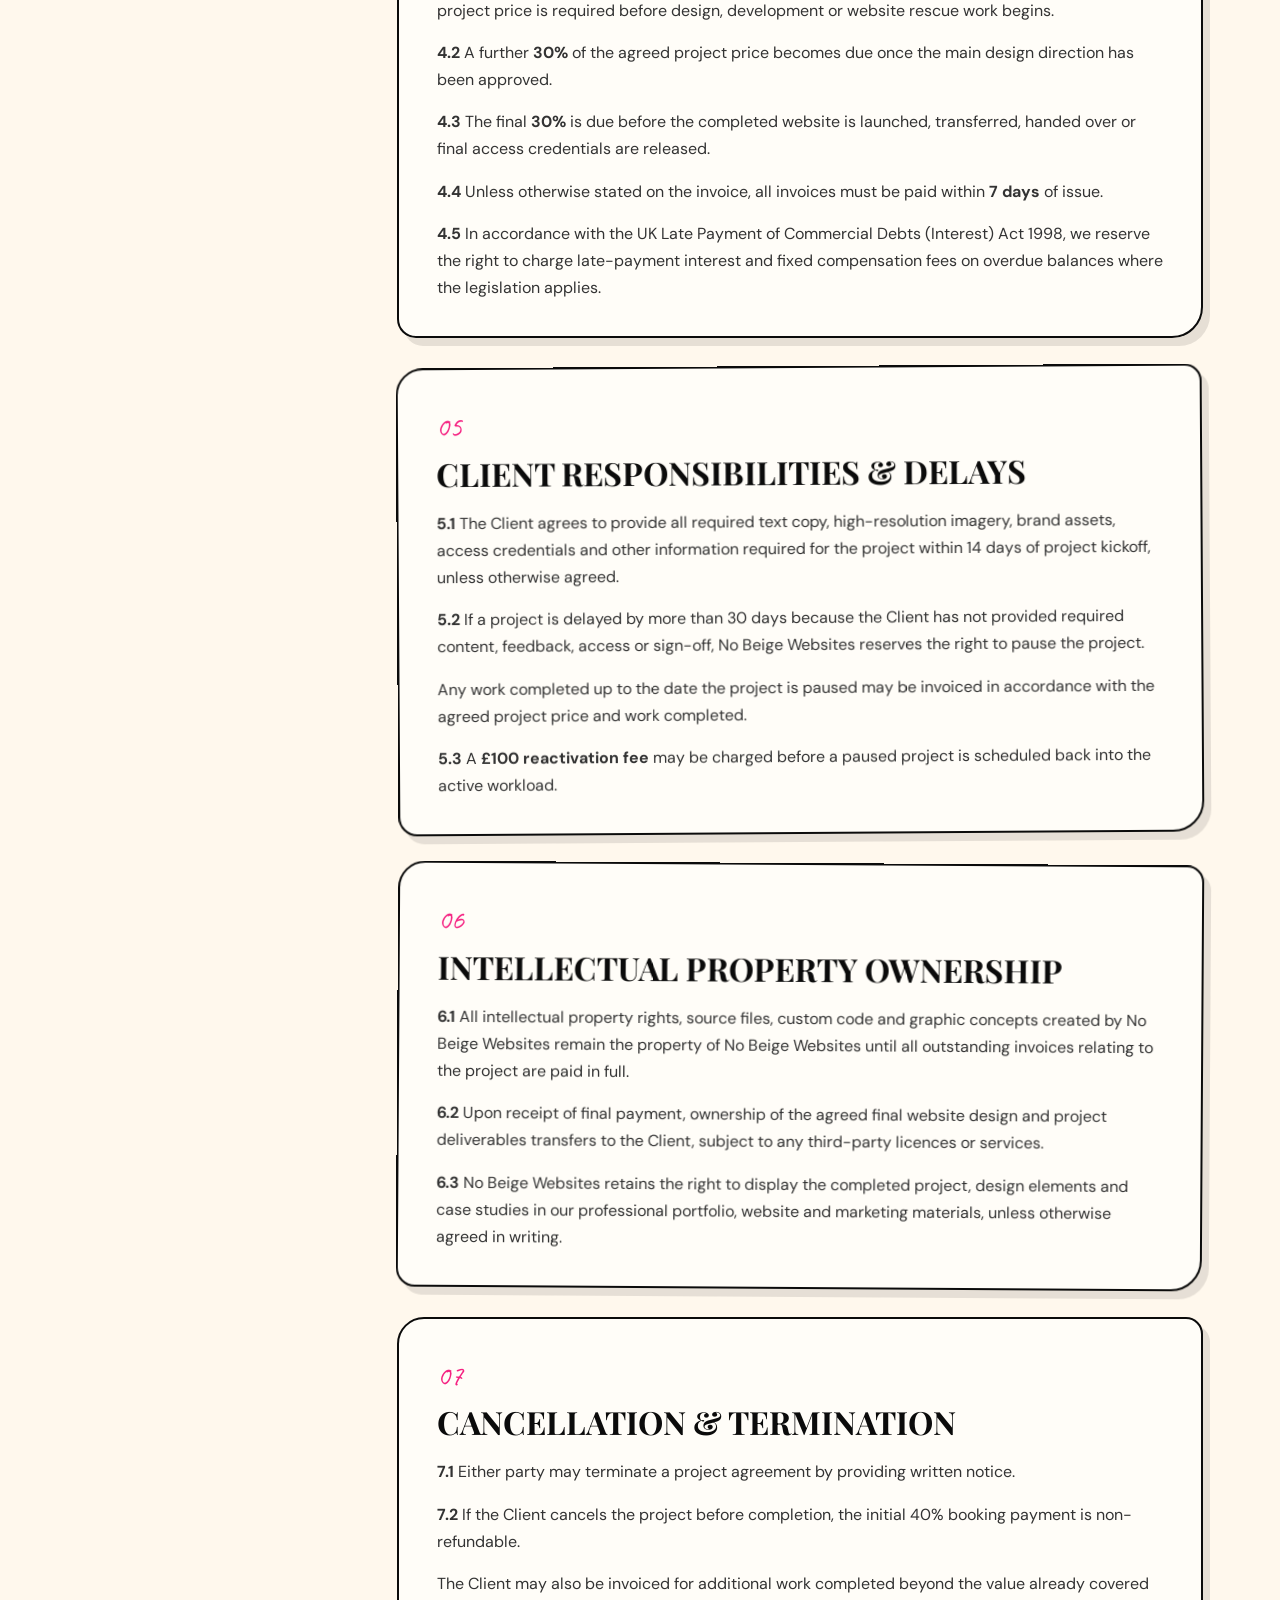
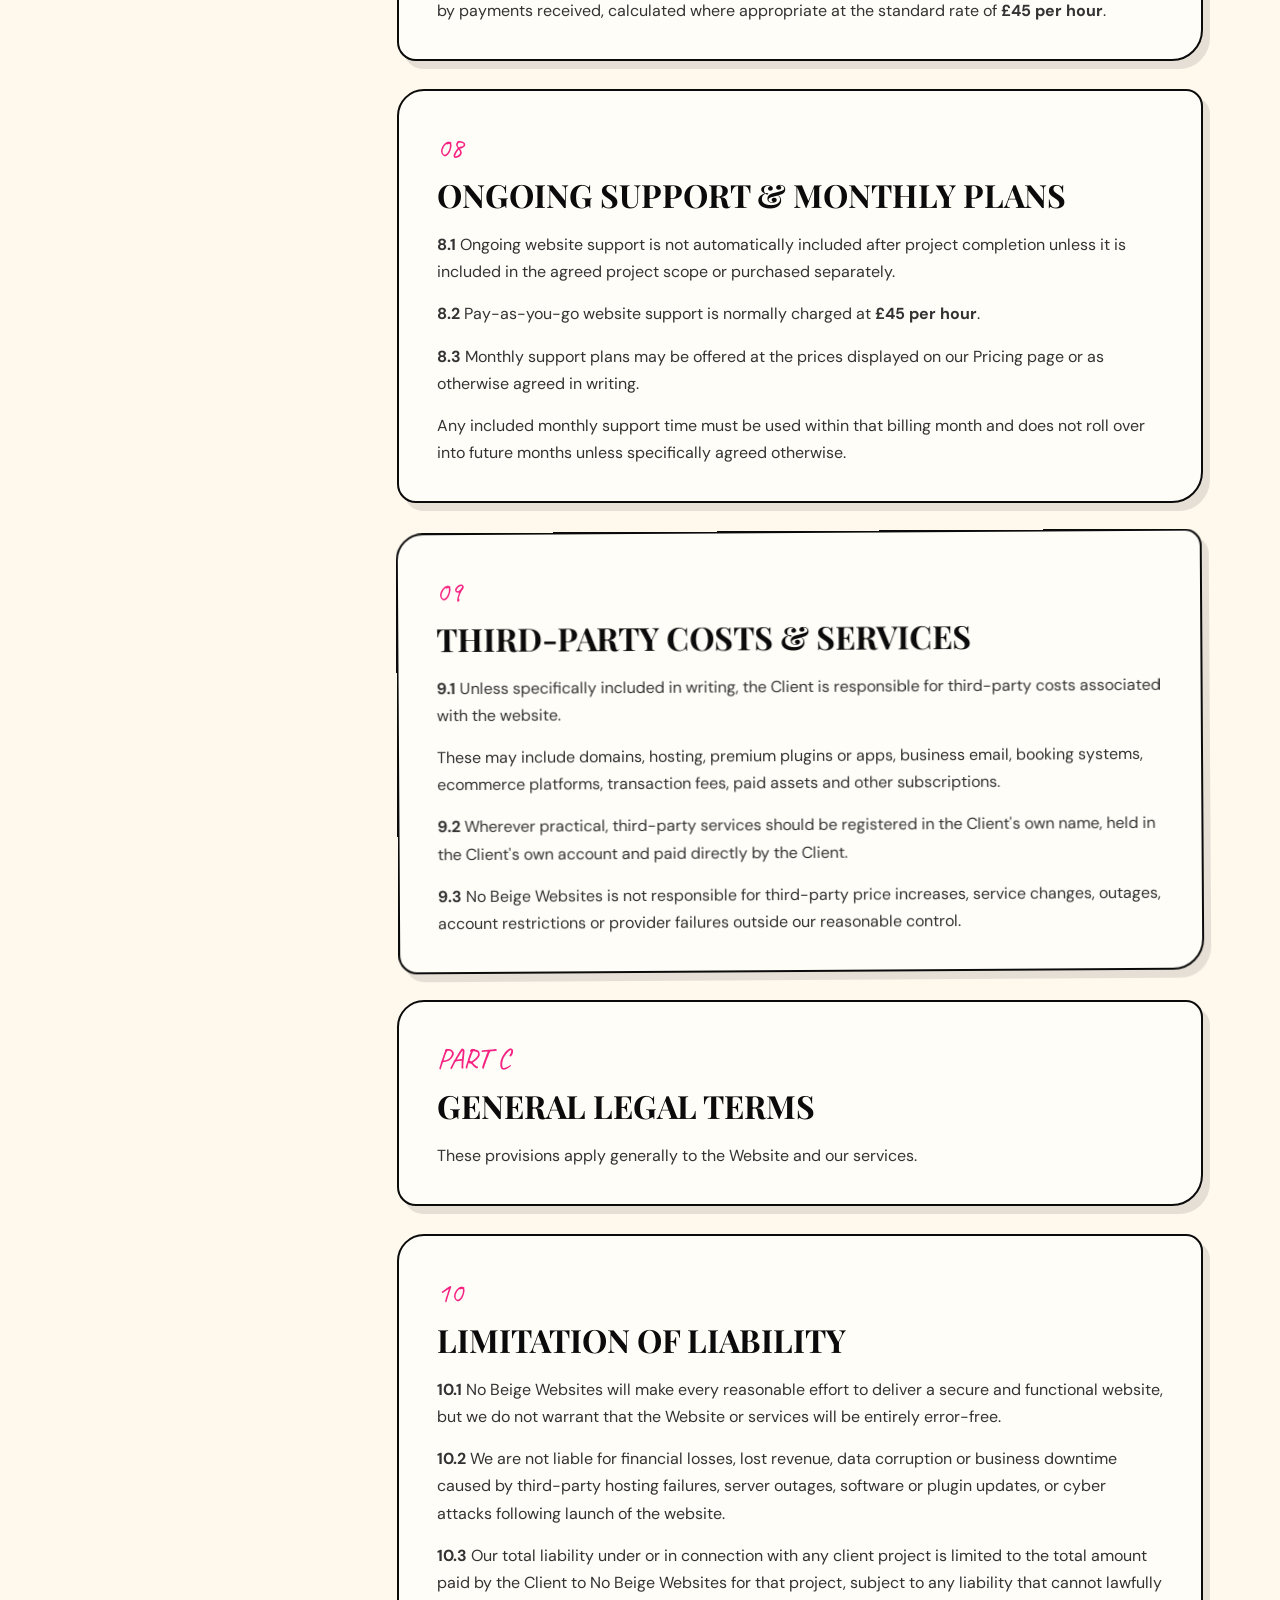
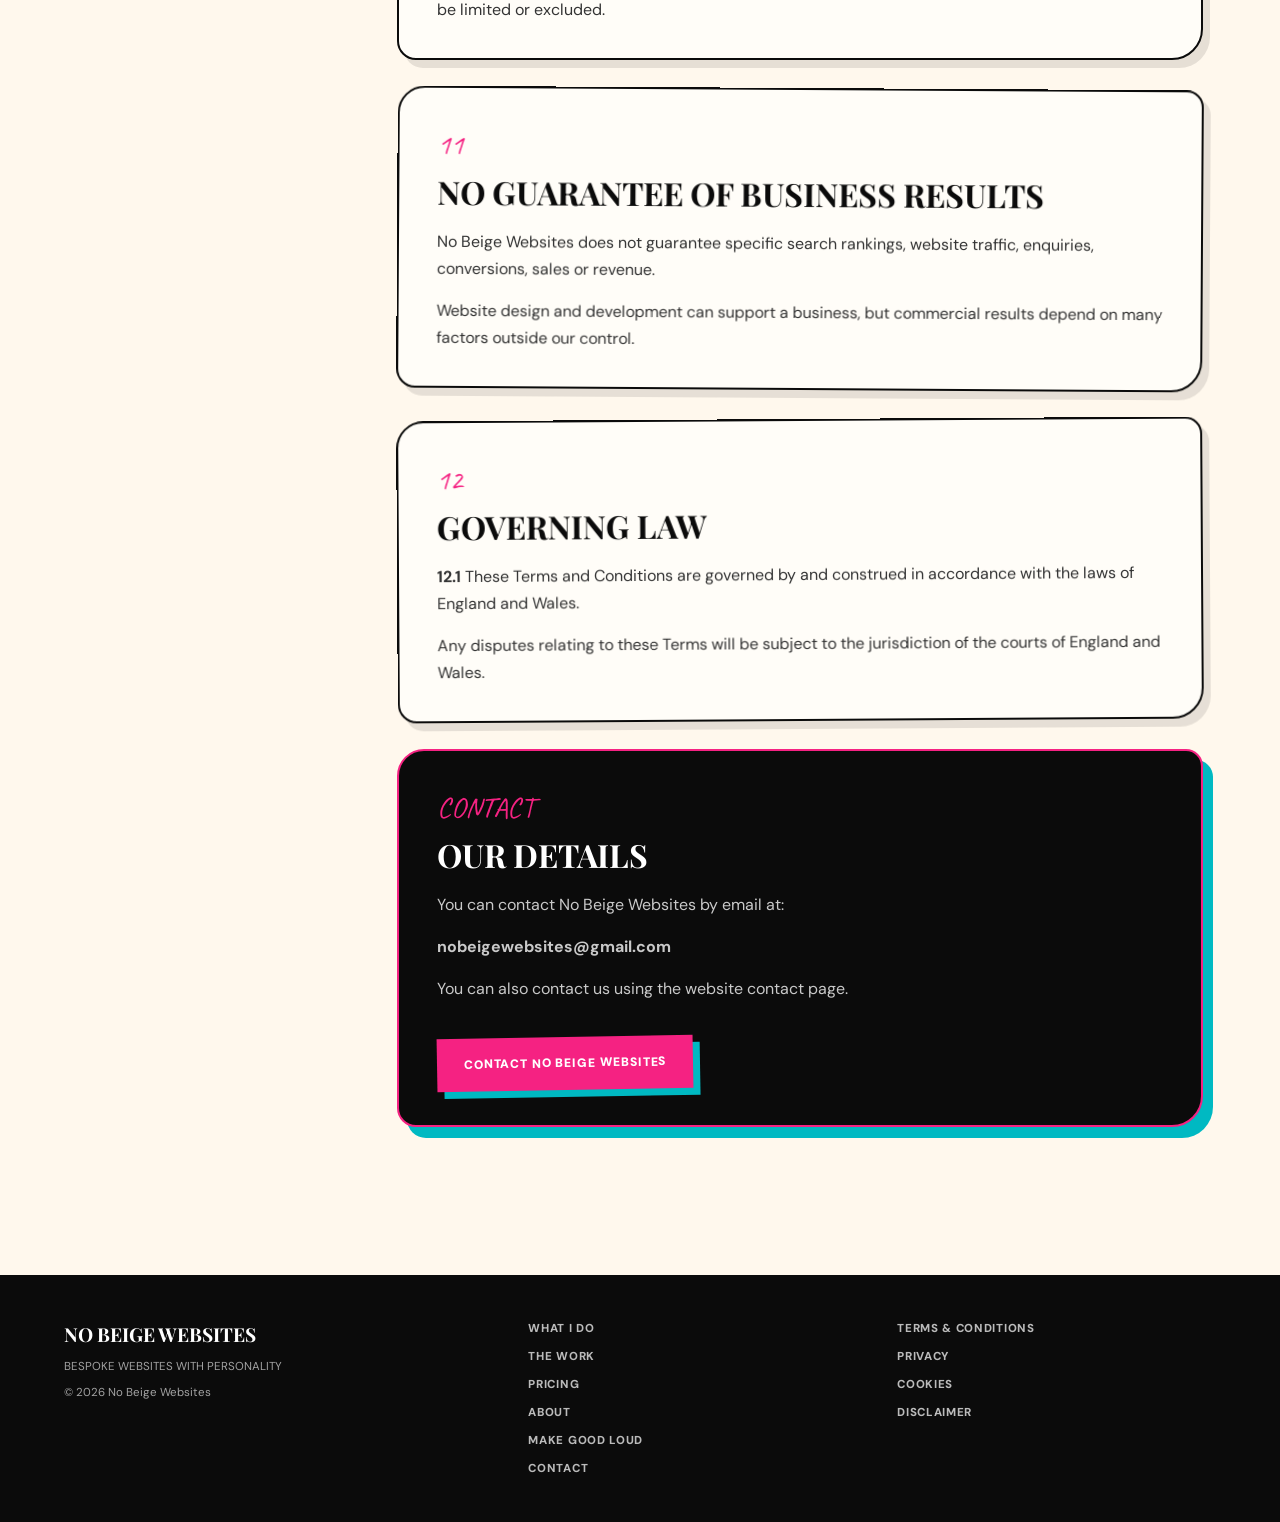
<file: terms.html>
<!DOCTYPE html>
<html lang="en">

<head>

  <meta charset="UTF-8">

  <meta
    name="viewport"
    content="width=device-width, initial-scale=1.0"
  >

  <meta
    name="description"
    content="Terms and Conditions for No Beige Websites, including website use and client terms for web design, development, website rescue and support services."
  >

  <title>
    Terms & Conditions | No Beige Websites
  </title>


  <link
    rel="preconnect"
    href="https://fonts.googleapis.com"
  >

  <link
    rel="preconnect"
    href="https://fonts.gstatic.com"
    crossorigin
  >

  <link
    href="https://fonts.googleapis.com/css2?family=Caveat:wght@600;700&family=DM+Sans:wght@400;500;600;700;800;900&family=Playfair+Display:wght@600;700;800;900&display=swap"
    rel="stylesheet"
  >

  <link
    rel="stylesheet"
    href="style.css?v=11"
  >


  <!-- COOKIE CONSENT + GOOGLE ANALYTICS -->

  <script src="cookies.js"></script>

</head>



<body>


  <!-- ======================================================
       HEADER
       ====================================================== -->

  <header class="site-header">


    <a
      href="index.html"
      class="header-logo"
      aria-label="No Beige Websites home"
    >

      <img
        src="images/logono.png"
        alt="No Beige Websites"
      >

    </a>



    <!-- DESKTOP NAVIGATION -->

    <nav class="main-nav">

      <a href="index.html">
        HOME
      </a>

      <a href="services.html">
        WHAT I DO
      </a>

      <a href="work.html">
        THE WORK
      </a>

      <a href="pricing.html">
        PRICING
      </a>

      <a href="about.html">
        WHO THE HELL AM I?
      </a>

      <a href="make-good-loud.html">
        MAKE GOOD LOUD
      </a>

      <a href="contact.html">
        CONTACT
      </a>

    </nav>



    <!-- MOBILE MENU BUTTON -->

    <button
      class="mobile-menu-toggle"
      type="button"
      aria-label="Open navigation menu"
      aria-expanded="false"
      aria-controls="mobile-menu"
    >
      <span></span>
      <span></span>
      <span></span>
    </button>



    <!-- MOBILE NAVIGATION -->

    <nav
      class="mobile-menu"
      id="mobile-menu"
      aria-label="Mobile navigation"
    >

      <a href="index.html">HOME</a>
      <a href="services.html">WHAT I DO</a>
      <a href="work.html">THE WORK</a>
      <a href="pricing.html">PRICING</a>
      <a href="about.html">WHO THE HELL AM I?</a>
      <a href="make-good-loud.html">MAKE GOOD LOUD</a>
      <a href="contact.html">CONTACT</a>

    </nav>



    <a
      href="contact.html"
      class="header-cta"
    >
      LET'S TALK
      <span>→</span>
    </a>


  </header>




  <main>


    <!-- ======================================================
         TERMS HERO
         ====================================================== -->

    <section class="legal-page-hero">


      <div class="legal-hero-copy">


        <p class="legal-eyebrow">
          BORING BUT IMPORTANT
        </p>


        <h1>

          TERMS &

          <span>
            CONDITIONS.
          </span>

        </h1>


        <p class="legal-intro">

          These Terms and Conditions are split into three parts.

          Part A covers general use of the No Beige Websites website.

          Part B applies when you hire No Beige Websites
          for design, development, website rescue or support services.

          Part C contains the general legal terms that apply to both.

        </p>


        <p class="legal-hand-note">
          Clear expectations. Fewer headaches.
        </p>


      </div>



      <div class="legal-hero-card">

        <strong>
          PLAIN ENGLISH.
        </strong>

        <span>
          PROPER TERMS.
        </span>

        <em>
          No mystery nonsense.
        </em>

      </div>


    </section>




    <!-- ======================================================
         TERMS CONTENT
         ====================================================== -->

    <section class="legal-content-section">


      <div class="legal-content-wrap">


        <!-- SIDEBAR -->

        <aside class="legal-side-note">

          <span>
            LAST UPDATED
          </span>

          <strong>
            16 SEPTEMBER 2026
          </strong>

          <p>
            These Terms apply to No Beige Websites and
            nobeigewebsites.co.uk
          </p>

        </aside>




        <!-- MAIN COPY -->

        <div class="legal-copy">


          <!-- INTRODUCTION -->

          <article class="legal-block">

            <span class="legal-number">
              INTRO
            </span>

            <h2>
              WELCOME TO NO BEIGE WEBSITES
            </h2>

            <p>

              Welcome to No Beige Websites
              (nobeigewebsites.co.uk)
              ("we", "our", "us").

            </p>

            <p>

              These Terms and Conditions cover general use
              of our Website and the services
              we provide to clients.

            </p>

            <p>

              By accessing this Website or hiring us for services,
              you agree to these Terms and Conditions in full.

            </p>

          </article>




          <!-- ==================================================
               PART A
               ================================================== -->

          <article class="legal-block legal-part-heading">

            <span class="legal-number">
              PART A
            </span>

            <h2>
              WEBSITE USE TERMS
            </h2>

            <p>
              These terms apply to all visitors using this Website.
            </p>

          </article>




          <!-- 1 -->

          <article class="legal-block">

            <span class="legal-number">
              01
            </span>

            <h2>
              INTELLECTUAL PROPERTY RIGHTS
            </h2>

            <p>

              <strong>1.1</strong>
              Unless otherwise stated, No Beige Websites owns the
              intellectual property rights for all material on this Website,
              including text, logos, graphics, case studies,
              portfolio showcases, images and design layouts.

            </p>

            <p>

              <strong>1.2</strong>
              You may view and print pages from the Website
              for your own personal use.

              You must not republish, sell, rent or duplicate
              any material from this Website without our
              express written consent.

            </p>

          </article>




          <!-- 2 -->

          <article class="legal-block">

            <span class="legal-number">
              02
            </span>

            <h2>
              ACCEPTABLE USE
            </h2>

            <p>

              <strong>2.1</strong>
              You must not use this Website in any way that causes,
              or may cause, damage to the Website or impairment
              of its availability or accessibility.

            </p>

            <p>

              <strong>2.2</strong>
              You must not use our Website to copy, store,
              host, transmit or distribute any material which
              consists of or is linked to spyware,
              a computer virus or other malicious software.

            </p>

          </article>




          <!-- ==================================================
               PART B
               ================================================== -->

          <article class="legal-block legal-part-heading">

            <span class="legal-number">
              PART B
            </span>

            <h2>
              CLIENT TERMS & CONDITIONS
            </h2>

            <p>

              These terms apply to clients who engage
              No Beige Websites for design, development,
              website rescue or support services.

            </p>

          </article>




          <!-- 3 -->

          <article class="legal-block">

            <span class="legal-number">
              03
            </span>

            <h2>
              SCOPE OF WORK, REVISIONS & SIGN-OFF
            </h2>

            <p>

              <strong>3.1</strong>
              The specific project deliverables,
              timelines and fees will be outlined
              in a separate project proposal, quote or brief.

            </p>

            <p>

              <strong>3.2</strong>
              Unless otherwise specified in writing,
              custom web design projects include up to
              two (2) rounds of design revisions.

              Any additional changes, structural modifications
              or feature additions requested outside the agreed
              scope will be charged at our standard hourly rate
              of <strong>£45 per hour</strong>,
              unless another price is agreed in advance.

            </p>

            <p>

              <strong>3.3</strong>
              The website will be built and tested for compatibility
              with current major web browsers including Chrome,
              Safari, Edge and Firefox.

              We are not responsible for rendering issues
              on outdated or retired browser versions.

            </p>

          </article>




          <!-- 4 -->

          <article class="legal-block">

            <span class="legal-number">
              04
            </span>

            <h2>
              FEES, DEPOSITS & PAYMENT TERMS
            </h2>

            <p>

              <strong>4.1</strong>
              Unless otherwise agreed in writing,
              a non-refundable booking payment of
              <strong>40%</strong>
              of the agreed project price is required
              before design, development or website rescue work begins.

            </p>

            <p>

              <strong>4.2</strong>
              A further <strong>30%</strong>
              of the agreed project price becomes due
              once the main design direction has been approved.

            </p>

            <p>

              <strong>4.3</strong>
              The final <strong>30%</strong>
              is due before the completed website is launched,
              transferred, handed over or final access credentials
              are released.

            </p>

            <p>

              <strong>4.4</strong>
              Unless otherwise stated on the invoice,
              all invoices must be paid within
              <strong>7 days</strong>
              of issue.

            </p>

            <p>

              <strong>4.5</strong>
              In accordance with the UK Late Payment of Commercial
              Debts (Interest) Act 1998,
              we reserve the right to charge late-payment interest
              and fixed compensation fees on overdue balances
              where the legislation applies.

            </p>

          </article>




          <!-- 5 -->

          <article class="legal-block">

            <span class="legal-number">
              05
            </span>

            <h2>
              CLIENT RESPONSIBILITIES & DELAYS
            </h2>

            <p>

              <strong>5.1</strong>
              The Client agrees to provide all required text copy,
              high-resolution imagery, brand assets,
              access credentials and other information required
              for the project within 14 days of project kickoff,
              unless otherwise agreed.

            </p>

            <p>

              <strong>5.2</strong>
              If a project is delayed by more than 30 days
              because the Client has not provided required content,
              feedback, access or sign-off,
              No Beige Websites reserves the right
              to pause the project.

            </p>

            <p>

              Any work completed up to the date the project is paused
              may be invoiced in accordance with the agreed project price
              and work completed.

            </p>

            <p>

              <strong>5.3</strong>
              A <strong>£100 reactivation fee</strong>
              may be charged before a paused project
              is scheduled back into the active workload.

            </p>

          </article>




          <!-- 6 -->

          <article class="legal-block">

            <span class="legal-number">
              06
            </span>

            <h2>
              INTELLECTUAL PROPERTY OWNERSHIP
            </h2>

            <p>

              <strong>6.1</strong>
              All intellectual property rights,
              source files, custom code and graphic concepts
              created by No Beige Websites remain the property
              of No Beige Websites until all outstanding invoices
              relating to the project are paid in full.

            </p>

            <p>

              <strong>6.2</strong>
              Upon receipt of final payment,
              ownership of the agreed final website design
              and project deliverables transfers to the Client,
              subject to any third-party licences or services.

            </p>

            <p>

              <strong>6.3</strong>
              No Beige Websites retains the right to display
              the completed project, design elements
              and case studies in our professional portfolio,
              website and marketing materials,
              unless otherwise agreed in writing.

            </p>

          </article>




          <!-- 7 -->

          <article class="legal-block">

            <span class="legal-number">
              07
            </span>

            <h2>
              CANCELLATION & TERMINATION
            </h2>

            <p>

              <strong>7.1</strong>
              Either party may terminate a project agreement
              by providing written notice.

            </p>

            <p>

              <strong>7.2</strong>
              If the Client cancels the project before completion,
              the initial 40% booking payment is non-refundable.

            </p>

            <p>

              The Client may also be invoiced
              for additional work completed beyond the value
              already covered by payments received,
              calculated where appropriate at the standard rate
              of <strong>£45 per hour</strong>.

            </p>

          </article>




          <!-- 8 -->

          <article class="legal-block">

            <span class="legal-number">
              08
            </span>

            <h2>
              ONGOING SUPPORT & MONTHLY PLANS
            </h2>

            <p>

              <strong>8.1</strong>
              Ongoing website support is not automatically included
              after project completion unless it is included
              in the agreed project scope or purchased separately.

            </p>

            <p>

              <strong>8.2</strong>
              Pay-as-you-go website support is normally charged
              at <strong>£45 per hour</strong>.

            </p>

            <p>

              <strong>8.3</strong>
              Monthly support plans may be offered
              at the prices displayed on our Pricing page
              or as otherwise agreed in writing.

            </p>

            <p>

              Any included monthly support time
              must be used within that billing month
              and does not roll over into future months
              unless specifically agreed otherwise.

            </p>

          </article>




          <!-- 9 -->

          <article class="legal-block">

            <span class="legal-number">
              09
            </span>

            <h2>
              THIRD-PARTY COSTS & SERVICES
            </h2>

            <p>

              <strong>9.1</strong>
              Unless specifically included in writing,
              the Client is responsible for third-party costs
              associated with the website.

            </p>

            <p>

              These may include domains, hosting,
              premium plugins or apps,
              business email, booking systems,
              ecommerce platforms, transaction fees,
              paid assets and other subscriptions.

            </p>

            <p>

              <strong>9.2</strong>
              Wherever practical,
              third-party services should be registered
              in the Client's own name,
              held in the Client's own account
              and paid directly by the Client.

            </p>

            <p>

              <strong>9.3</strong>
              No Beige Websites is not responsible for
              third-party price increases,
              service changes, outages,
              account restrictions or provider failures
              outside our reasonable control.

            </p>

          </article>




          <!-- ==================================================
               PART C
               ================================================== -->

          <article class="legal-block legal-part-heading">

            <span class="legal-number">
              PART C
            </span>

            <h2>
              GENERAL LEGAL TERMS
            </h2>

            <p>
              These provisions apply generally to the Website and our services.
            </p>

          </article>




          <!-- 10 -->

          <article class="legal-block">

            <span class="legal-number">
              10
            </span>

            <h2>
              LIMITATION OF LIABILITY
            </h2>

            <p>

              <strong>10.1</strong>
              No Beige Websites will make every reasonable effort
              to deliver a secure and functional website,
              but we do not warrant that the Website or services
              will be entirely error-free.

            </p>

            <p>

              <strong>10.2</strong>
              We are not liable for financial losses,
              lost revenue, data corruption or business downtime
              caused by third-party hosting failures,
              server outages, software or plugin updates,
              or cyber attacks following launch of the website.

            </p>

            <p>

              <strong>10.3</strong>
              Our total liability under or in connection with
              any client project is limited to the total amount
              paid by the Client to No Beige Websites
              for that project,
              subject to any liability that cannot lawfully
              be limited or excluded.

            </p>

          </article>




          <!-- 11 -->

          <article class="legal-block">

            <span class="legal-number">
              11
            </span>

            <h2>
              NO GUARANTEE OF BUSINESS RESULTS
            </h2>

            <p>

              No Beige Websites does not guarantee
              specific search rankings,
              website traffic,
              enquiries,
              conversions,
              sales or revenue.

            </p>

            <p>

              Website design and development
              can support a business,
              but commercial results depend
              on many factors outside our control.

            </p>

          </article>




          <!-- 12 -->

          <article class="legal-block">

            <span class="legal-number">
              12
            </span>

            <h2>
              GOVERNING LAW
            </h2>

            <p>

              <strong>12.1</strong>
              These Terms and Conditions are governed by
              and construed in accordance with the laws
              of England and Wales.

            </p>

            <p>

              Any disputes relating to these Terms
              will be subject to the jurisdiction
              of the courts of England and Wales.

            </p>

          </article>




          <!-- OUR DETAILS -->

          <article class="legal-block legal-block-final">

            <span class="legal-number">
              CONTACT
            </span>

            <h2>
              OUR DETAILS
            </h2>

            <p>

              You can contact No Beige Websites
              by email at:

            </p>

            <p>

              <strong>
                nobeigewebsites@gmail.com
              </strong>

            </p>

            <p>

              You can also contact us using
              the website contact page.

            </p>


            <a
              href="contact.html"
              class="btn btn-pink"
            >
              CONTACT NO BEIGE WEBSITES
            </a>

          </article>


        </div>


      </div>


    </section>


  </main>




  <!-- ======================================================
       FOOTER
       ====================================================== -->

  <footer class="site-footer site-footer-expanded">


    <div class="footer-brand">

      <strong>
        NO BEIGE WEBSITES
      </strong>

      <span>
        BESPOKE WEBSITES WITH PERSONALITY
      </span>

      <span>
        © 2026 No Beige Websites
      </span>

    </div>


    <nav
      class="footer-nav"
      aria-label="Footer navigation"
    >

      <a href="services.html">
        WHAT I DO
      </a>

      <a href="work.html">
        THE WORK
      </a>

      <a href="pricing.html">
        PRICING
      </a>

      <a href="about.html">
        ABOUT
      </a>

      <a href="make-good-loud.html">
        MAKE GOOD LOUD
      </a>

      <a href="contact.html">
        CONTACT
      </a>

    </nav>


    <nav
      class="footer-legal"
      aria-label="Legal navigation"
    >

      <a href="terms.html">
        TERMS & CONDITIONS
      </a>

      <a href="privacy.html">
        PRIVACY
      </a>

      <a href="cookies.html">
        COOKIES
      </a>

      <a href="disclaimer.html">
        DISCLAIMER
      </a>

    </nav>


  </footer>




  <!-- ======================================================
       COOKIE CONSENT
       ====================================================== -->

  <div
    class="cookie-banner"
    id="cookie-banner"
    role="dialog"
    aria-label="Cookie preferences"
    aria-live="polite"
    hidden
  >

    <div class="cookie-banner-copy">

      <strong>
        COOKIES. THE USEFUL KIND, NOT THE CHOCOLATE KIND. 🍪
      </strong>

      <p>
        I use analytics to see how people use No Beige Websites —
        things like which pages get visited and how people found the site.
        It helps me work out what's working and what's being completely ignored.
      </p>

      <a href="cookies.html">
        READ THE COOKIE POLICY
      </a>

    </div>


    <div class="cookie-banner-actions">

      <button
        type="button"
        id="cookie-accept"
        class="cookie-btn"
      >
        ACCEPT ANALYTICS
      </button>

      <button
        type="button"
        id="cookie-reject"
        class="cookie-btn"
      >
        NO THANKS
      </button>

    </div>

  </div>




  <!-- ======================================================
       MOBILE MENU
       ====================================================== -->

  <script>

    const menuButton =
      document.querySelector('.mobile-menu-toggle');

    const mobileMenu =
      document.querySelector('.mobile-menu');


    if (menuButton && mobileMenu) {

      menuButton.addEventListener('click', () => {

        const isOpen =
          mobileMenu.classList.toggle('is-open');

        menuButton.classList.toggle(
          'is-open',
          isOpen
        );

        menuButton.setAttribute(
          'aria-expanded',
          isOpen ? 'true' : 'false'
        );

      });

    }

  </script>


</body>

</html>
</file>
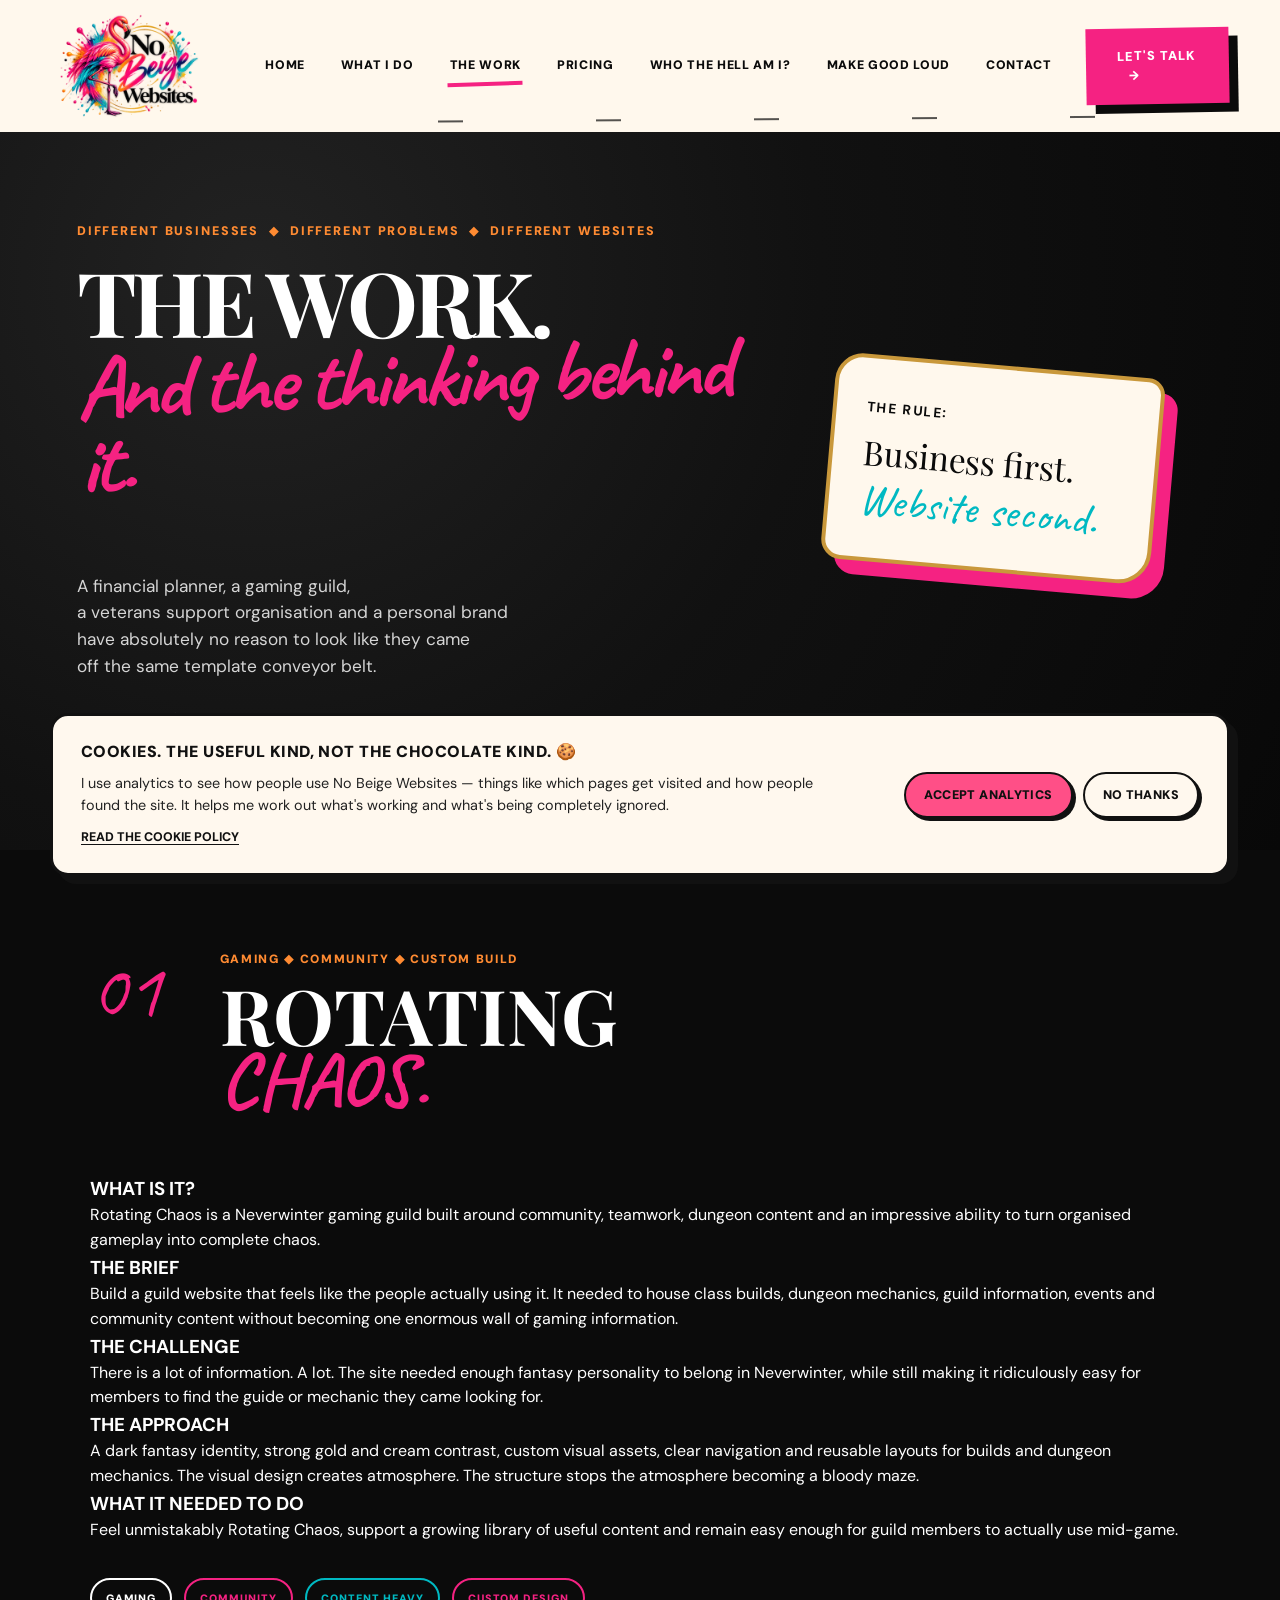
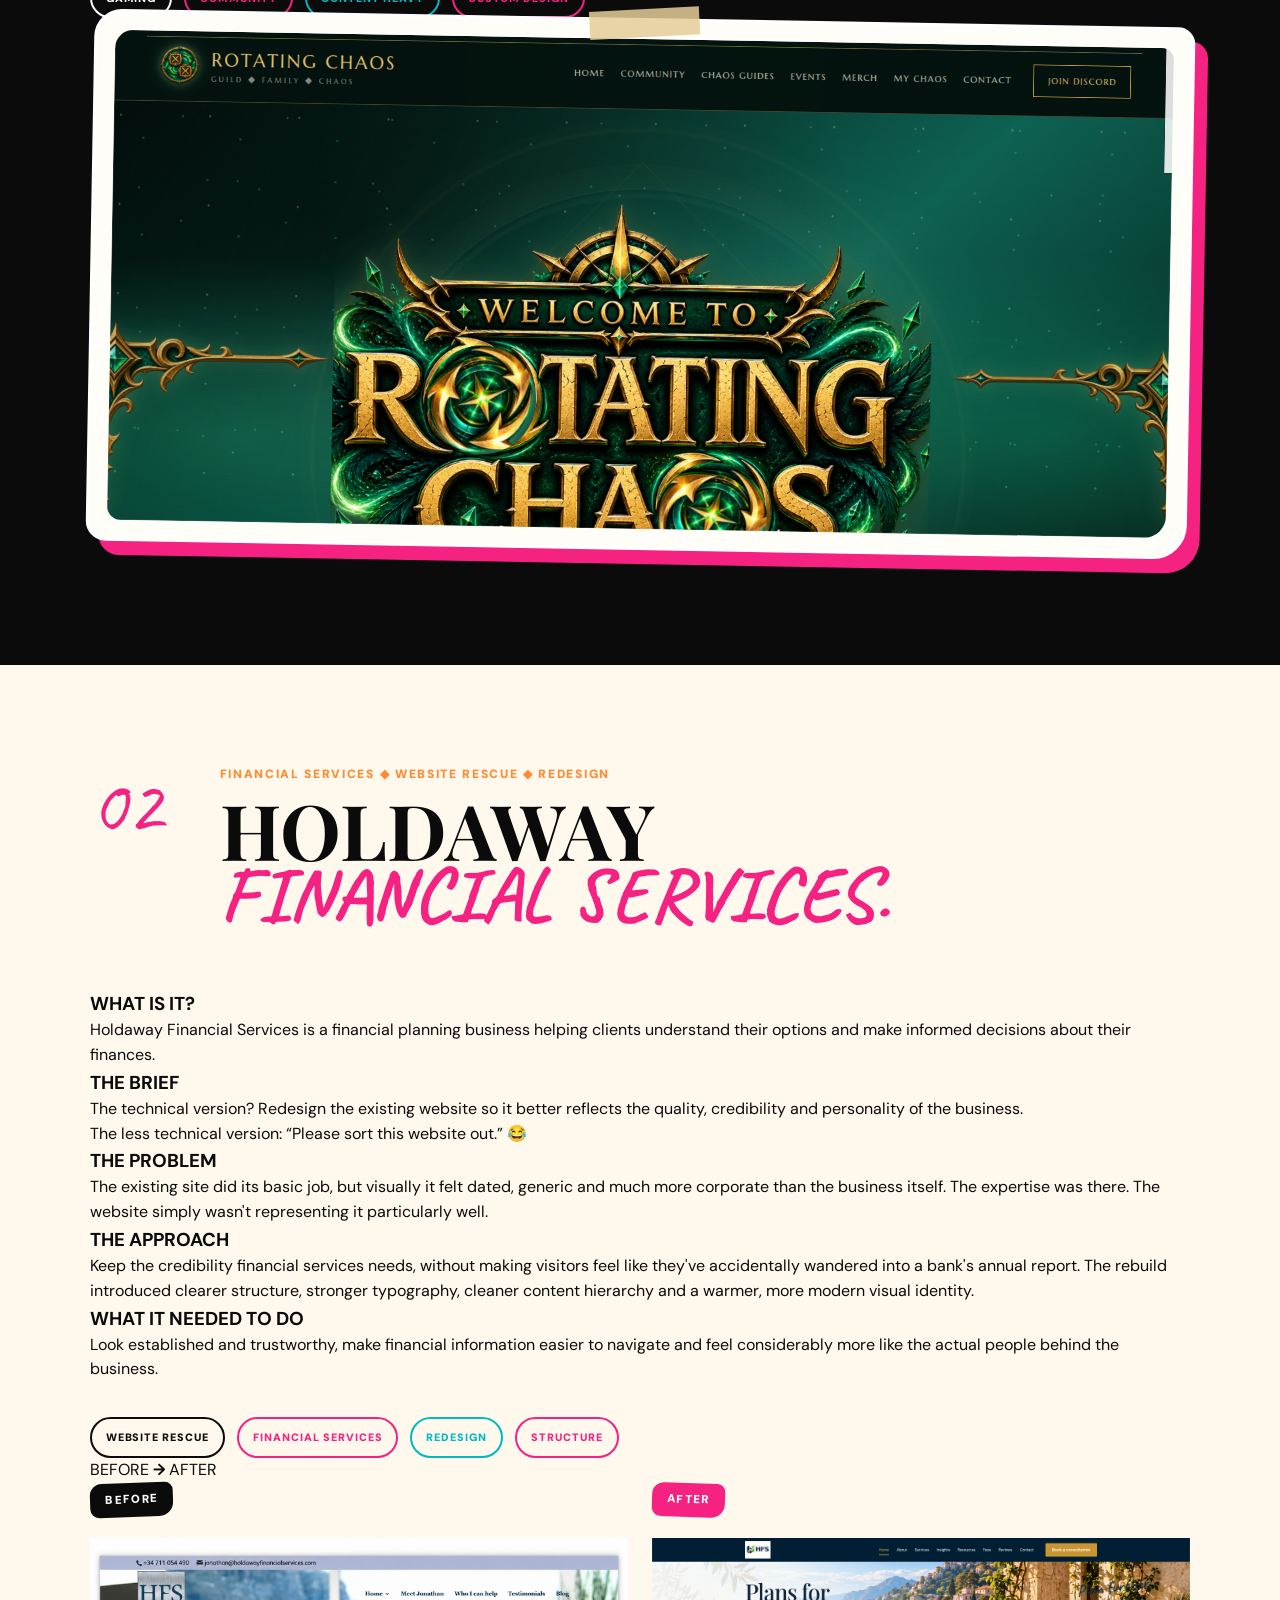
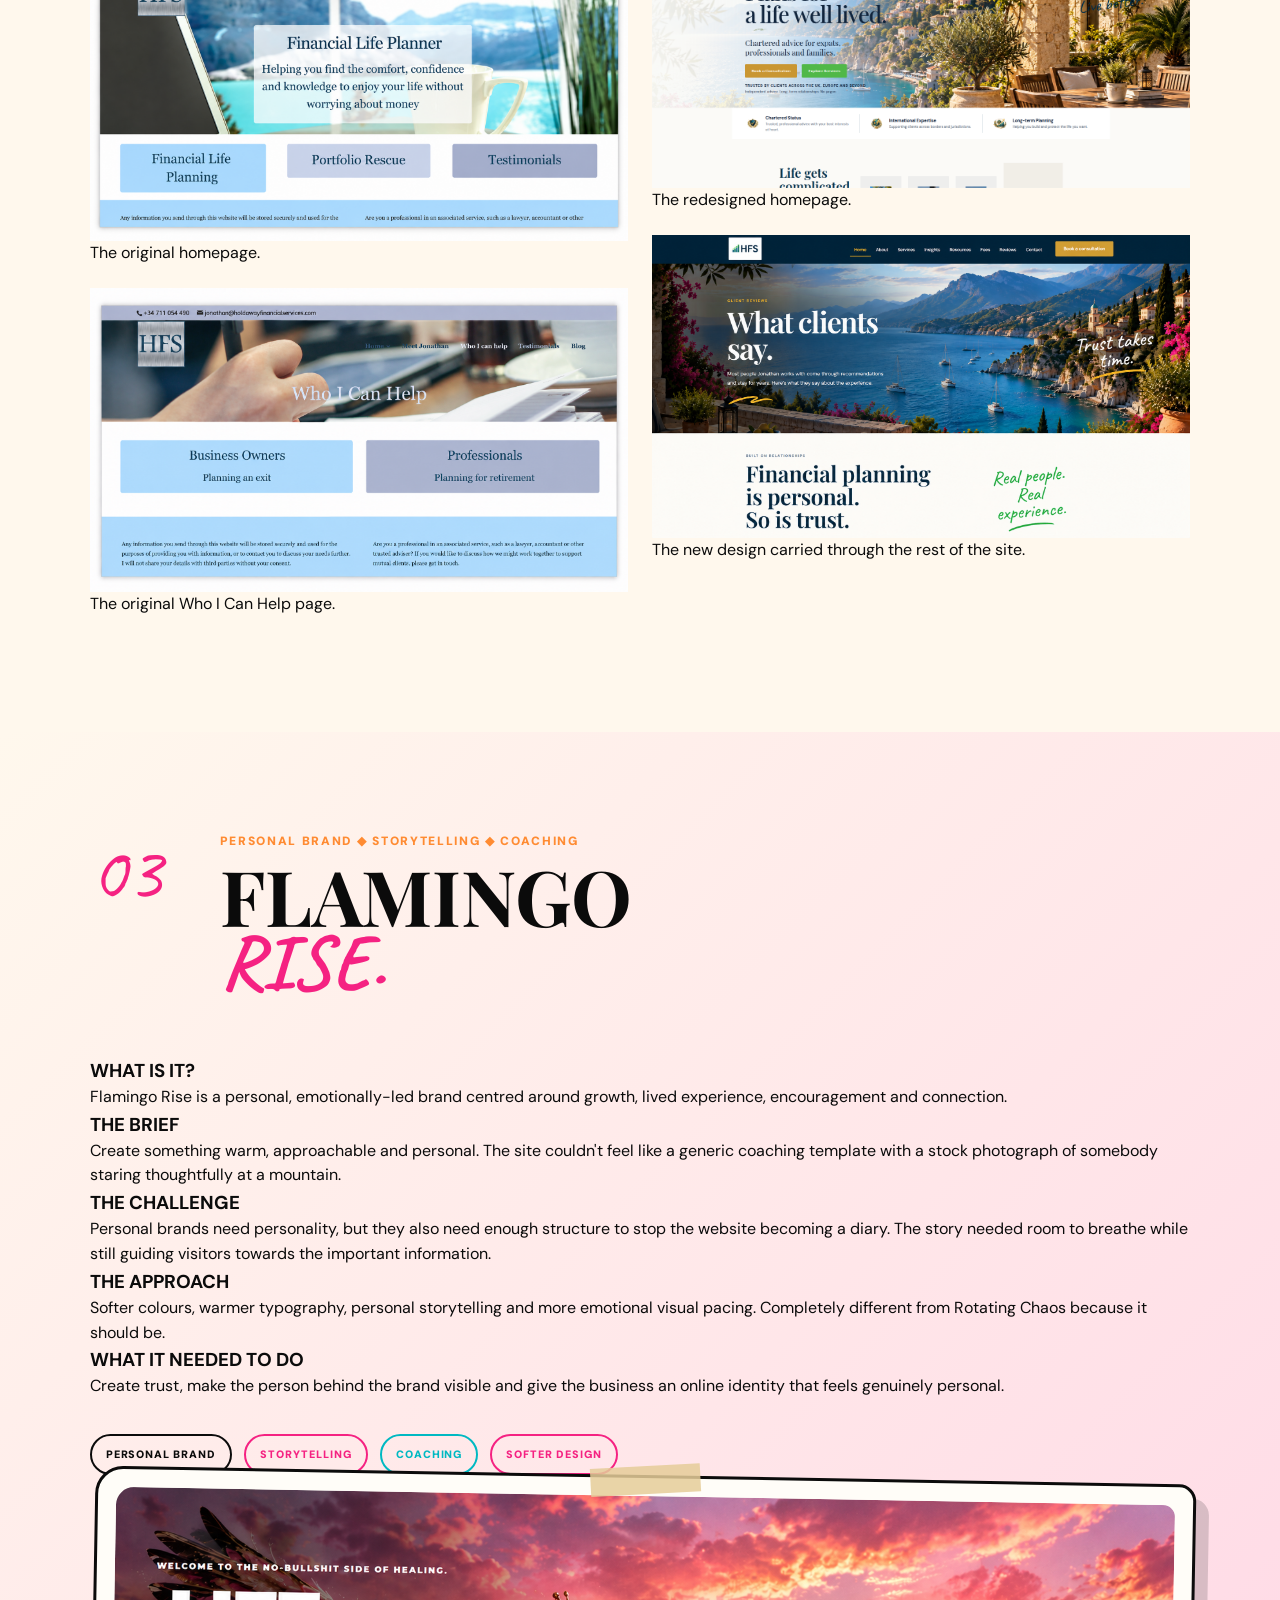
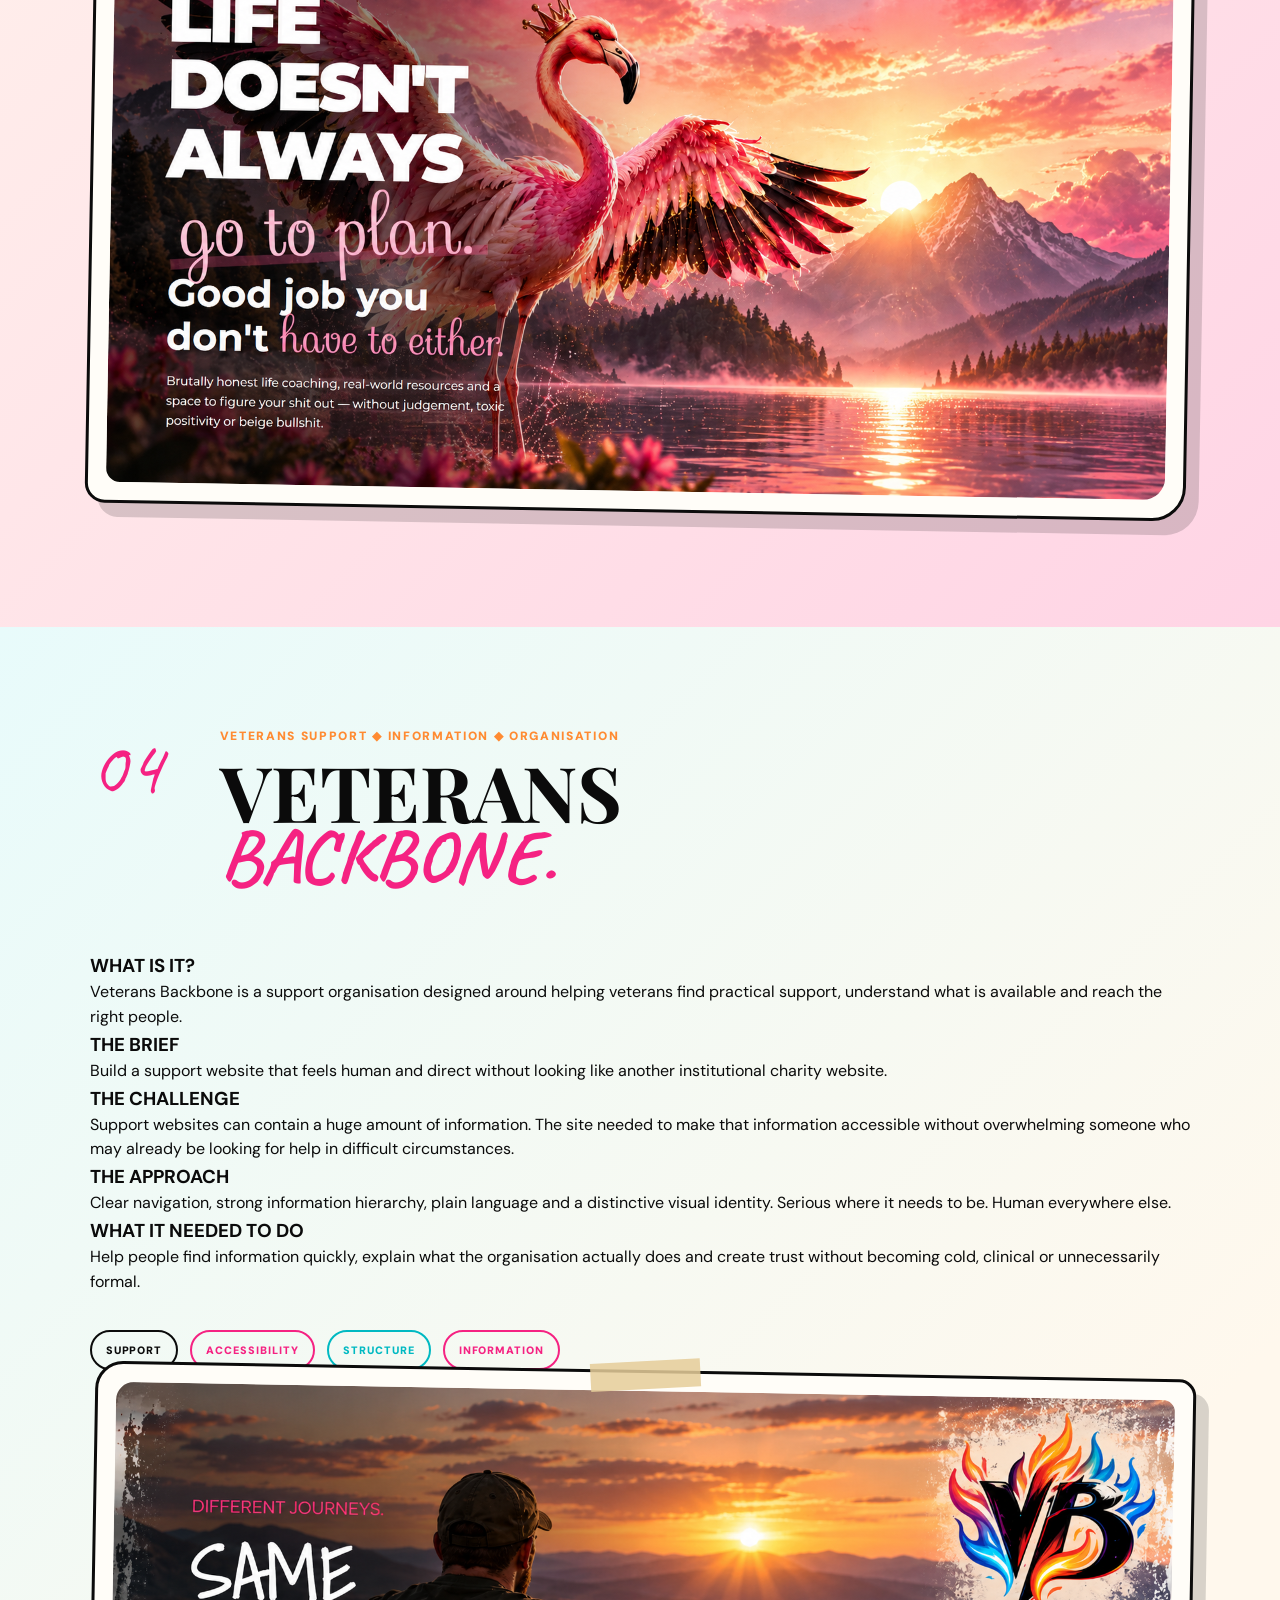
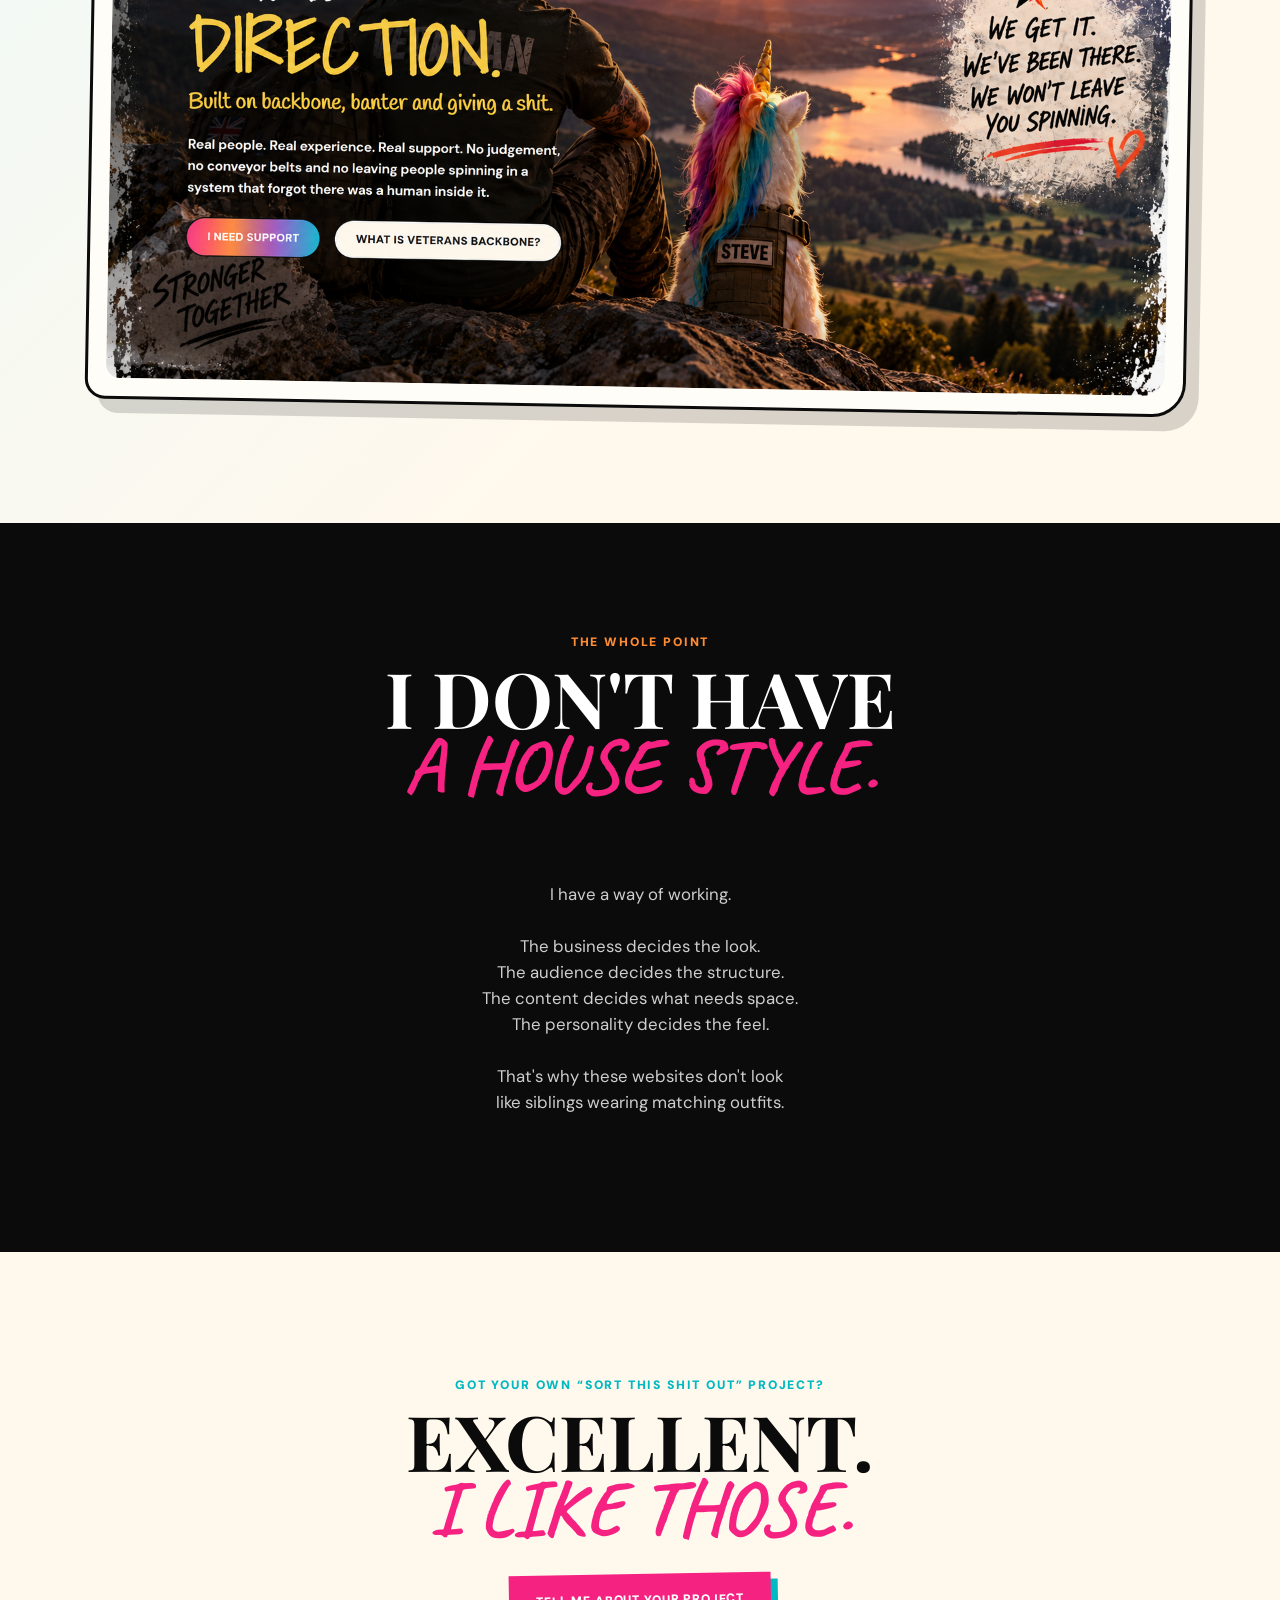
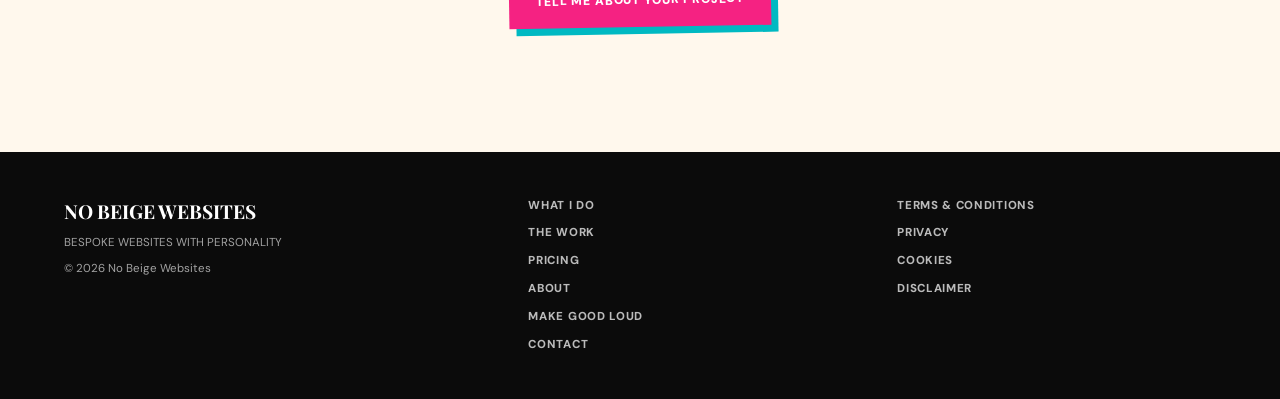
<file: work.html>
<!DOCTYPE html>
<html lang="en">

<head>

  <meta charset="UTF-8">

  <meta
    name="viewport"
    content="width=device-width, initial-scale=1.0"
  >

  <meta
    name="description"
    content="Website design case studies from No Beige Websites, including gaming, financial services, personal branding and veterans support projects."
  >

  <title>
    The Work | No Beige Websites
  </title>


  <!-- GOOGLE FONTS -->

  <link
    rel="preconnect"
    href="https://fonts.googleapis.com"
  >

  <link
    rel="preconnect"
    href="https://fonts.gstatic.com"
    crossorigin
  >

  <link
    href="https://fonts.googleapis.com/css2?family=Caveat:wght@600;700&family=DM+Sans:wght@400;500;600;700;800;900&family=Playfair+Display:wght@600;700;800;900&display=swap"
    rel="stylesheet"
  >


  <link
    rel="stylesheet"
    href="style.css?v=11"
  >


  <!-- COOKIE CONSENT + GOOGLE ANALYTICS -->

  <script src="cookies.js"></script>

</head>



<body>


  <!-- ======================================================
       HEADER
       ====================================================== -->

  <header class="site-header">


    <a
      href="index.html"
      class="header-logo"
      aria-label="No Beige Websites home"
    >

      <img
        src="images/logono.png"
        alt="No Beige Websites"
      >

    </a>



    <!-- DESKTOP NAVIGATION -->

    <nav class="main-nav">

      <a href="index.html">
        HOME
      </a>

      <a href="services.html">
        WHAT I DO
      </a>

      <a
        href="work.html"
        class="active"
      >
        THE WORK
      </a>

      <a href="pricing.html">
        PRICING
      </a>

      <a href="about.html">
        WHO THE HELL AM I?
      </a>

      <a href="make-good-loud.html">
        MAKE GOOD LOUD
      </a>

      <a href="contact.html">
        CONTACT
      </a>

    </nav>



    <!-- MOBILE MENU BUTTON -->

    <button
      class="mobile-menu-toggle"
      type="button"
      aria-label="Open navigation menu"
      aria-expanded="false"
      aria-controls="mobile-menu"
    >
      <span></span>
      <span></span>
      <span></span>
    </button>



    <!-- MOBILE NAVIGATION -->

    <nav
      class="mobile-menu"
      id="mobile-menu"
      aria-label="Mobile navigation"
    >

      <a href="index.html">HOME</a>
      <a href="services.html">WHAT I DO</a>
      <a href="work.html">THE WORK</a>
      <a href="pricing.html">PRICING</a>
      <a href="about.html">WHO THE HELL AM I?</a>
      <a href="make-good-loud.html">MAKE GOOD LOUD</a>
      <a href="contact.html">CONTACT</a>

    </nav>



    <a
      href="contact.html"
      class="header-cta"
    >
      LET'S TALK
      <span>→</span>
    </a>


  </header>




  <main>


    <!-- ======================================================
         WORK HERO
         ====================================================== -->

    <section class="work-page-hero">


      <div class="work-page-hero-copy">


        <p class="work-page-eyebrow">

          DIFFERENT BUSINESSES

          <span>◆</span>

          DIFFERENT PROBLEMS

          <span>◆</span>

          DIFFERENT WEBSITES

        </p>



        <h1>

          THE WORK.

          <span>
            And the thinking behind it.
          </span>

        </h1>



        <p class="work-page-intro">

          A financial planner, a gaming guild,
          a veterans support organisation and a personal brand
          have absolutely no reason to look like they came
          off the same template conveyor belt.

          So they don't.

        </p>


      </div>



      <div class="work-page-hero-art">


        <div class="work-scribble-card">

          <strong>
            THE RULE:
          </strong>

          <span>
            Business first.
          </span>

          <em>
            Website second.
          </em>

        </div>


      </div>


    </section>




    <!-- ======================================================
         PROJECT 01 — ROTATING CHAOS
         ====================================================== -->

    <section class="project-case project-case-dark">


      <div class="project-case-head">


        <span class="project-number">
          01
        </span>


        <div>


          <p class="project-kicker">
            GAMING ◆ COMMUNITY ◆ CUSTOM BUILD
          </p>


          <h2>

            ROTATING

            <span>
              CHAOS.
            </span>

          </h2>


        </div>


      </div>




      <div class="project-story-grid">


        <div class="project-story-copy">


          <h3>
            WHAT IS IT?
          </h3>


          <p>

            Rotating Chaos is a Neverwinter gaming guild
            built around community, teamwork,
            dungeon content and an impressive ability
            to turn organised gameplay into complete chaos.

          </p>



          <h3>
            THE BRIEF
          </h3>


          <p>

            Build a guild website that feels like the people
            actually using it.

            It needed to house class builds,
            dungeon mechanics,
            guild information,
            events and community content
            without becoming one enormous wall of gaming information.

          </p>



          <h3>
            THE CHALLENGE
          </h3>


          <p>

            There is a lot of information.

            A lot.

            The site needed enough fantasy personality
            to belong in Neverwinter,
            while still making it ridiculously easy
            for members to find the guide or mechanic
            they came looking for.

          </p>



          <h3>
            THE APPROACH
          </h3>


          <p>

            A dark fantasy identity,
            strong gold and cream contrast,
            custom visual assets,
            clear navigation and reusable layouts
            for builds and dungeon mechanics.

            The visual design creates atmosphere.
            The structure stops the atmosphere becoming a bloody maze.

          </p>



          <h3>
            WHAT IT NEEDED TO DO
          </h3>


          <p>

            Feel unmistakably Rotating Chaos,
            support a growing library of useful content
            and remain easy enough for guild members
            to actually use mid-game.

          </p>



          <div class="project-tags">

            <span>
              GAMING
            </span>

            <span>
              COMMUNITY
            </span>

            <span>
              CONTENT HEAVY
            </span>

            <span>
              CUSTOM DESIGN
            </span>

          </div>


        </div>




        <div class="project-case-visual project-large-visual">


          <img
            src="images/rotating-chaos.png"
            alt="Rotating Chaos Neverwinter guild website"
          >


        </div>


      </div>


    </section>




    <!-- ======================================================
         PROJECT 02 — HOLDAWAY FINANCIAL SERVICES
         ====================================================== -->

    <section class="project-case project-case-light">


      <div class="project-case-head">


        <span class="project-number">
          02
        </span>


        <div>


          <p class="project-kicker">
            FINANCIAL SERVICES ◆ WEBSITE RESCUE ◆ REDESIGN
          </p>


          <h2>

            HOLDAWAY

            <span>
              FINANCIAL SERVICES.
            </span>

          </h2>


        </div>


      </div>




      <div class="project-story-grid project-story-grid-reverse">


        <div class="project-story-copy">


          <h3>
            WHAT IS IT?
          </h3>


          <p>

            Holdaway Financial Services is a financial planning business
            helping clients understand their options
            and make informed decisions about their finances.

          </p>



          <h3>
            THE BRIEF
          </h3>


          <p>

            The technical version?

            Redesign the existing website
            so it better reflects the quality,
            credibility and personality of the business.

          </p>



          <p class="project-translation">

            The less technical version:
            “Please sort this website out.” 😂

          </p>



          <h3>
            THE PROBLEM
          </h3>


          <p>

            The existing site did its basic job,
            but visually it felt dated,
            generic and much more corporate
            than the business itself.

            The expertise was there.

            The website simply wasn't representing it particularly well.

          </p>



          <h3>
            THE APPROACH
          </h3>


          <p>

            Keep the credibility financial services needs,
            without making visitors feel like
            they've accidentally wandered into a bank's annual report.

            The rebuild introduced clearer structure,
            stronger typography,
            cleaner content hierarchy
            and a warmer, more modern visual identity.

          </p>



          <h3>
            WHAT IT NEEDED TO DO
          </h3>


          <p>

            Look established and trustworthy,
            make financial information easier to navigate
            and feel considerably more like
            the actual people behind the business.

          </p>



          <div class="project-tags">

            <span>
              WEBSITE RESCUE
            </span>

            <span>
              FINANCIAL SERVICES
            </span>

            <span>
              REDESIGN
            </span>

            <span>
              STRUCTURE
            </span>

          </div>


        </div>




        <!-- ==================================================
             HOLDAWAY BEFORE / AFTER
             ================================================== -->

        <div class="holdaway-comparison">


          <div class="comparison-heading">

            <span>
              BEFORE
            </span>

            <strong>
              →
            </strong>

            <span>
              AFTER
            </span>

          </div>




          <div class="holdaway-before-after-grid">


            <!-- BEFORE COLUMN -->

            <div class="comparison-side">


              <div class="comparison-side-title comparison-side-title-before">
                BEFORE
              </div>



              <figure class="comparison-card comparison-before">


                <img
                  src="images/holdaway-before-1.png"
                  alt="Holdaway Financial Services old homepage before redesign"
                >


                <figcaption>
                  The original homepage.
                </figcaption>


              </figure>



              <figure class="comparison-card comparison-before">


                <img
                  src="images/holdaway-before-2.png"
                  alt="Holdaway Financial Services old Who I Can Help page before redesign"
                >


                <figcaption>
                  The original Who I Can Help page.
                </figcaption>


              </figure>


            </div>




            <!-- AFTER COLUMN -->

            <div class="comparison-side">


              <div class="comparison-side-title comparison-side-title-after">
                AFTER
              </div>



              <figure class="comparison-card comparison-after">


                <img
                  src="images/holdaway-financial-services.png"
                  alt="Holdaway Financial Services redesigned homepage"
                >


                <figcaption>
                  The redesigned homepage.
                </figcaption>


              </figure>



              <figure class="comparison-card comparison-after">


                <img
                  src="images/holdaway-after-2.png"
                  alt="Holdaway Financial Services redesigned internal page"
                >


                <figcaption>
                  The new design carried through the rest of the site.
                </figcaption>


              </figure>


            </div>


          </div>


        </div>


      </div>


    </section>




    <!-- ======================================================
         PROJECT 03 — FLAMINGO RISE
         ====================================================== -->

    <section class="project-case project-case-pink">


      <div class="project-case-head">


        <span class="project-number">
          03
        </span>


        <div>


          <p class="project-kicker">
            PERSONAL BRAND ◆ STORYTELLING ◆ COACHING
          </p>


          <h2>

            FLAMINGO

            <span>
              RISE.
            </span>

          </h2>


        </div>


      </div>




      <div class="project-story-grid">


        <div class="project-story-copy">


          <h3>
            WHAT IS IT?
          </h3>


          <p>

            Flamingo Rise is a personal,
            emotionally-led brand centred around growth,
            lived experience,
            encouragement and connection.

          </p>



          <h3>
            THE BRIEF
          </h3>


          <p>

            Create something warm,
            approachable and personal.

            The site couldn't feel like
            a generic coaching template
            with a stock photograph of somebody
            staring thoughtfully at a mountain.

          </p>



          <h3>
            THE CHALLENGE
          </h3>


          <p>

            Personal brands need personality,
            but they also need enough structure
            to stop the website becoming a diary.

            The story needed room to breathe
            while still guiding visitors
            towards the important information.

          </p>



          <h3>
            THE APPROACH
          </h3>


          <p>

            Softer colours,
            warmer typography,
            personal storytelling
            and more emotional visual pacing.

            Completely different from Rotating Chaos
            because it should be.

          </p>



          <h3>
            WHAT IT NEEDED TO DO
          </h3>


          <p>

            Create trust,
            make the person behind the brand visible
            and give the business an online identity
            that feels genuinely personal.

          </p>



          <div class="project-tags">

            <span>
              PERSONAL BRAND
            </span>

            <span>
              STORYTELLING
            </span>

            <span>
              COACHING
            </span>

            <span>
              SOFTER DESIGN
            </span>

          </div>


        </div>




        <div class="project-case-visual project-large-visual">


          <img
            src="images/flamingo-rise.png"
            alt="Flamingo Rise personal brand website"
          >


        </div>


      </div>


    </section>




    <!-- ======================================================
         PROJECT 04 — VETERANS BACKBONE
         ====================================================== -->

    <section class="project-case project-case-teal">


      <div class="project-case-head">


        <span class="project-number">
          04
        </span>


        <div>


          <p class="project-kicker">
            VETERANS SUPPORT ◆ INFORMATION ◆ ORGANISATION
          </p>


          <h2>

            VETERANS

            <span>
              BACKBONE.
            </span>

          </h2>


        </div>


      </div>




      <div class="project-story-grid project-story-grid-reverse">


        <div class="project-story-copy">


          <h3>
            WHAT IS IT?
          </h3>


          <p>

            Veterans Backbone is a support organisation
            designed around helping veterans
            find practical support,
            understand what is available
            and reach the right people.

          </p>



          <h3>
            THE BRIEF
          </h3>


          <p>

            Build a support website
            that feels human and direct
            without looking like another
            institutional charity website.

          </p>



          <h3>
            THE CHALLENGE
          </h3>


          <p>

            Support websites can contain
            a huge amount of information.

            The site needed to make that information accessible
            without overwhelming someone
            who may already be looking for help
            in difficult circumstances.

          </p>



          <h3>
            THE APPROACH
          </h3>


          <p>

            Clear navigation,
            strong information hierarchy,
            plain language
            and a distinctive visual identity.

            Serious where it needs to be.
            Human everywhere else.

          </p>



          <h3>
            WHAT IT NEEDED TO DO
          </h3>


          <p>

            Help people find information quickly,
            explain what the organisation actually does
            and create trust
            without becoming cold,
            clinical or unnecessarily formal.

          </p>



          <div class="project-tags">

            <span>
              SUPPORT
            </span>

            <span>
              ACCESSIBILITY
            </span>

            <span>
              STRUCTURE
            </span>

            <span>
              INFORMATION
            </span>

          </div>


        </div>




        <div class="project-case-visual project-large-visual">


          <img
            src="images/veterans-backbone.png"
            alt="Veterans Backbone support organisation website"
          >


        </div>


      </div>


    </section>




    <!-- ======================================================
         PORTFOLIO POINT
         ====================================================== -->

    <section class="work-point-section">


      <p>
        THE WHOLE POINT
      </p>


      <h2>

        I DON'T HAVE

        <span>
          A HOUSE STYLE.
        </span>

      </h2>


      <p class="work-point-copy">

        I have a way of working.

        The business decides the look.
        The audience decides the structure.
        The content decides what needs space.
        The personality decides the feel.

        That's why these websites don't look
        like siblings wearing matching outfits.

      </p>


    </section>




    <!-- ======================================================
         FINAL CTA
         ====================================================== -->

    <section class="work-bottom-cta">


      <p>
        GOT YOUR OWN “SORT THIS SHIT OUT” PROJECT?
      </p>


      <h2>

        EXCELLENT.

        <span>
          I LIKE THOSE.
        </span>

      </h2>


      <a
        href="contact.html"
        class="btn btn-pink"
      >
        TELL ME ABOUT YOUR PROJECT
      </a>


    </section>


  </main>




  <!-- ======================================================
       FOOTER
       ====================================================== -->

  <footer class="site-footer site-footer-expanded">


    <div class="footer-brand">

      <strong>
        NO BEIGE WEBSITES
      </strong>

      <span>
        BESPOKE WEBSITES WITH PERSONALITY
      </span>

      <span>
        © 2026 No Beige Websites
      </span>

    </div>


    <nav
      class="footer-nav"
      aria-label="Footer navigation"
    >

      <a href="services.html">
        WHAT I DO
      </a>

      <a href="work.html">
        THE WORK
      </a>

      <a href="pricing.html">
        PRICING
      </a>

      <a href="about.html">
        ABOUT
      </a>

      <a href="make-good-loud.html">
        MAKE GOOD LOUD
      </a>

      <a href="contact.html">
        CONTACT
      </a>

    </nav>


    <nav
      class="footer-legal"
      aria-label="Legal navigation"
    >

      <a href="terms.html">
        TERMS & CONDITIONS
      </a>

      <a href="privacy.html">
        PRIVACY
      </a>

      <a href="cookies.html">
        COOKIES
      </a>

      <a href="disclaimer.html">
        DISCLAIMER
      </a>

    </nav>


  </footer>




  <!-- ======================================================
       COOKIE CONSENT
       ====================================================== -->

  <div
    class="cookie-banner"
    id="cookie-banner"
    role="dialog"
    aria-label="Cookie preferences"
    aria-live="polite"
    hidden
  >

    <div class="cookie-banner-copy">

      <strong>
        COOKIES. THE USEFUL KIND, NOT THE CHOCOLATE KIND. 🍪
      </strong>

      <p>
        I use analytics to see how people use No Beige Websites —
        things like which pages get visited and how people found the site.
        It helps me work out what's working and what's being completely ignored.
      </p>

      <a href="cookies.html">
        READ THE COOKIE POLICY
      </a>

    </div>


    <div class="cookie-banner-actions">

      <button
        type="button"
        id="cookie-accept"
        class="cookie-btn"
      >
        ACCEPT ANALYTICS
      </button>

      <button
        type="button"
        id="cookie-reject"
        class="cookie-btn"
      >
        NO THANKS
      </button>

    </div>

  </div>




  <!-- ======================================================
       MOBILE MENU
       ====================================================== -->

  <script>

    const menuButton =
      document.querySelector('.mobile-menu-toggle');

    const mobileMenu =
      document.querySelector('.mobile-menu');


    if (menuButton && mobileMenu) {

      menuButton.addEventListener('click', () => {

        const isOpen =
          mobileMenu.classList.toggle('is-open');

        menuButton.classList.toggle(
          'is-open',
          isOpen
        );

        menuButton.setAttribute(
          'aria-expanded',
          isOpen ? 'true' : 'false'
        );

      });

    }

  </script>


</body>

</html>
</file>
<file: style.css>
/* =========================================================
   NO BEIGE WEBSITES
   MASTER CSS — FIXED HERO CANVAS VERSION
   ========================================================= */


/* =========================================================
   BRAND
   ========================================================= */

:root {
  --cream: #fff8ed;
  --paper: #fffdf8;

  --black: #0b0b0b;
  --charcoal: #171717;

  --pink: #f52282;
  --teal: #00b9c2;
  --orange: #ff8b32;
  --gold: #c9983b;

  --white: #ffffff;

  --serif: "Playfair Display", Georgia, serif;
  --sans: "DM Sans", Arial, sans-serif;
  --hand: "Caveat", cursive;
}


/* =========================================================
   RESET
   ========================================================= */

* {
  margin: 0;
  padding: 0;
  box-sizing: border-box;
}

html {
  scroll-behavior: smooth;
}

body {
  background: var(--cream);
  color: var(--black);
  font-family: var(--sans);
  line-height: 1.55;
  overflow-x: hidden;
}

img {
  display: block;
  max-width: 100%;
}

a {
  color: inherit;
  text-decoration: none;
}


/* =========================================================
   HEADER
   ========================================================= */

.site-header {
  min-height: 132px;
  padding: 12px 4%;

  display: grid;
  grid-template-columns: 180px 1fr auto;
  align-items: center;
  gap: 34px;

  position: relative;
  z-index: 100;

  background: var(--cream);
}

.site-header::after {
  content: "";

  position: absolute;
  left: 29%;
  right: 6%;
  bottom: 12px;

  height: 2px;
  opacity: .7;

  background:
    repeating-linear-gradient(
      90deg,
      transparent 0 8%,
      var(--black) 8% 11%,
      transparent 11% 19%
    );

  transform: rotate(-.4deg);
}


/* =========================================================
   HEADER LOGO
   ========================================================= */

.header-logo {
  width: 170px;
  height: 105px;

  display: flex;
  align-items: center;
  justify-content: flex-start;
}

.header-logo img {
  width: 155px;
  height: auto;
  object-fit: contain;
}


/* =========================================================
   NAV
   ========================================================= */

.main-nav {
  display: flex;
  align-items: center;
  justify-content: center;
  gap: clamp(22px, 2.8vw, 44px);
}

.main-nav a {
  position: relative;

  font-size: .77rem;
  font-weight: 900;
  letter-spacing: .055em;

  white-space: nowrap;
}

.main-nav a::after {
  content: "";

  position: absolute;
  left: 50%;
  bottom: -10px;

  width: 0;
  height: 4px;

  background: var(--pink);

  transform:
    translateX(-50%)
    rotate(-2deg);

  transition: .2s ease;
}

.main-nav a:hover::after,
.main-nav a.active::after {
  width: 105%;
}


/* =========================================================
   HEADER CTA
   ========================================================= */

.header-cta {
  padding: 18px 31px;

  background: var(--pink);
  color: var(--white);

  font-size: .8rem;
  font-weight: 900;
  letter-spacing: .08em;

  box-shadow: 9px 9px 0 var(--black);

  transform: rotate(-1deg);

  transition: .2s ease;
}

.header-cta span {
  margin-left: 12px;
}

.header-cta:hover {
  transform:
    rotate(1deg)
    translate(-2px, -2px);

  box-shadow: 11px 11px 0 var(--teal);
}


/* =========================================================
   HERO
   ========================================================= */

.hero {
  min-height: 850px;

  padding:
    70px
    4.7%
    70px;

  display: grid;
  grid-template-columns: 48% 52%;
  gap: 18px;

  align-items: center;

  position: relative;
  overflow: hidden;

  background:
    radial-gradient(
      circle at 28% 20%,
      #1d1d1d 0%,
      #111111 44%,
      #080808 100%
    );
}


/* =========================================================
   HERO LEFT
   ========================================================= */

.hero-copy-wrap {
  position: relative;
  z-index: 20;
  padding-top: 12px;
}

.hero-eyebrow {
  margin-bottom: 22px;

  color: var(--orange);

  font-size: .78rem;
  font-weight: 900;
  letter-spacing: .15em;

  text-transform: uppercase;
}

.hero-eyebrow span {
  margin: 0 4px;
}


/* =========================================================
   MAIN HERO WORDING
   ========================================================= */

.hero-title {
  color: var(--white);
}

.hero-serif {
  display: block;

  font-family: var(--serif);

  font-size:
    clamp(4rem, 6.1vw, 6.9rem);

  font-weight: 800;

  letter-spacing: -.055em;
  line-height: .78;
}

.hero-website {
  margin-top: 18px;
}


/* =========================================================
   PERSONALITY SIGN
   ========================================================= */

.personality-strip {
  width: 730px;
  max-width: 104%;
  min-height: 118px;

  margin:
    18px
    0
    20px
    -10px;

  padding:
    14px
    28px
    15px;

  display: flex;
  align-items: center;

  position: relative;
  overflow: visible;

  background: var(--black);

  border:
    3px solid
    rgba(255,255,255,.92);

  border-radius:
    15px 24px 13px 20px;

  box-shadow:
    inset 0 0 0 1px
    rgba(255,255,255,.13);

  transform: rotate(.6deg);
}

.personality-strip::after {
  content: "";

  position: absolute;
  left: 8%;
  right: 14%;
  bottom: 8px;

  height: 5px;

  background: var(--gold);

  border-radius:
    80% 10% 70% 15%;

  transform: rotate(-2deg);
}


/* =========================================================
   HAS PERSONALITY
   ========================================================= */

.personality-text {
  position: relative;
  z-index: 8;

  color: var(--pink);

  font-family: var(--hand);

  font-size:
    clamp(4rem, 5.5vw, 6rem);

  font-weight: 700;
  line-height: .82;

  white-space: nowrap;
}


/* =========================================================
   PEEKING FLAMINGO
   LOCKED TO SIGN EDGE
   ========================================================= */

.personality-flamingo {
  width: 265px;
  height: auto;

  position: absolute;

  right: -58px;
  left: auto;
  top: -152px;

  z-index: 20;

  pointer-events: none;
  object-fit: contain;

  filter:
    drop-shadow(
      0 12px 13px
      rgba(0,0,0,.42)
    );

  animation:
    flamingoRise
    1.05s
    cubic-bezier(.22,1.4,.36,1)
    .4s
    both;
}

@keyframes flamingoRise {
  0% {
    transform: translateY(110px);
    opacity: 0;
  }

  65% {
    transform: translateY(-6px);
    opacity: 1;
  }

  82% {
    transform: translateY(3px);
  }

  100% {
    transform: translateY(0);
    opacity: 1;
  }
}


/* =========================================================
   FLAMINGO WHISPER
   LOCKED TO SIGN TOO
   ========================================================= */

.flamingo-whisper {
  position: absolute;

  right: -165px;
  left: auto;
  top: -138px;

  width: 190px;

  z-index: 21;

  color: var(--white);

  font-family: var(--hand);

  font-size: 1.65rem;
  font-weight: 700;
  line-height: .9;

  transform: rotate(-6deg);
}


/* =========================================================
   SHOULD TOO
   ========================================================= */

.hero-should {
  display: block;

  margin-top: 10px;

  color: var(--teal);

  font-family: var(--hand);

  font-size:
    clamp(4rem, 5.8vw, 6.2rem);

  font-weight: 700;
  line-height: .78;

  transform: rotate(-2deg);
}

.hero-should::after {
  content: "";

  display: block;

  width: 66%;
  height: 5px;

  margin-top: 9px;

  background: var(--gold);

  transform: rotate(-3deg);
}


/* =========================================================
   HERO COPY
   ========================================================= */

.hero-punchline {
  margin:
    26px
    0
    10px;

  color: var(--white);

  font-family: var(--hand);

  font-size:
    clamp(1.9rem, 2.4vw, 2.5rem);

  line-height: 1;

  transform: rotate(-1deg);
}

.hero-description {
  max-width: 575px;

  color:
    rgba(255,255,255,.84);

  font-size: 1.05rem;
  line-height: 1.55;

  white-space: pre-line;
}


/* =========================================================
   HERO BUTTONS
   ========================================================= */

.hero-buttons {
  margin-top: 27px;

  display: flex;
  gap: 20px;
  flex-wrap: wrap;
}

.btn {
  min-height: 53px;

  padding:
    15px
    27px;

  display: inline-flex;
  align-items: center;
  justify-content: center;

  font-size: .76rem;
  font-weight: 900;
  letter-spacing: .07em;

  transition: .2s ease;
}

.btn-pink {
  background: var(--pink);
  color: var(--white);

  box-shadow:
    7px 7px 0
    var(--teal);

  transform: rotate(-1deg);
}

.btn-pink:hover {
  transform:
    rotate(1deg)
    translate(-2px,-2px);

  box-shadow:
    10px 10px 0
    var(--orange);
}

.btn-outline {
  border:
    2px solid
    var(--white);

  color: var(--white);

  box-shadow:
    0 6px 0
    var(--gold);
}


/* =========================================================
   HERO RIGHT
   FIXED INTERNAL CANVAS
   ========================================================= */

.hero-art {
  width: 760px;
  height: 720px;

  position: relative;

  justify-self: center;
  align-self: center;

  isolation: isolate;

  flex-shrink: 0;
}


/* =========================================================
   OUTER PAINT SPLASH
   ========================================================= */

.hero-splash-outer {
  width: 2600px;
  height: 1000px;

  position: absolute;

  left: 54%;
  top: 50%;

  z-index: 1;

  object-fit: fill;

  transform:
    translate(-50%, -50%)
    rotate(4deg);

  opacity: .9;

  pointer-events: none;
}


/* =========================================================
   INNER PAINT SPLASH
   ========================================================= */

.hero-splash-inner {
  width: 1750px;
  height: 750px;

  position: absolute;

  left: 54%;
  top: 50%;

  z-index: 2;

  object-fit: fill;

  transform:
    translate(-50%, -50%)
    rotate(-6deg);

  opacity: .98;

  pointer-events: none;
}


/* =========================================================
   CREAM BADGE
   ========================================================= */

.hero-badge {
  width: 500px;
  height: 500px;

  position: absolute;

  left: 230px;
  top: 110px;

  z-index: 3;

  background: var(--cream);

  border:
    5px solid
    var(--gold);

  border-radius: 50%;

  transform: rotate(-3deg);

  box-shadow:
    0 0 48px
    rgba(255,255,255,.05);
}

.hero-badge-inner {
  position: absolute;

  inset: 11px;

  border:
    2px solid
    rgba(201,152,59,.68);

  border-radius: 50%;

  transform: rotate(7deg);
}


/* =========================================================
   MAIN FLAMINGO
   ========================================================= */

.hero-main-flamingo {
  width: 500px;
  height: auto;

  position: absolute;

  left: -30px;
  top: 80px;

  z-index: 6;

  object-fit: contain;

  pointer-events: none;

  filter:
    drop-shadow(
      0 18px 22px
      rgba(0,0,0,.32)
    );
}


/* =========================================================
   NO
   ========================================================= */

.hero-logo-no {
  position: absolute;

  left: 455px;
  top: 125px;

  z-index: 7;

  color: var(--black);

  font-family: var(--serif);

  font-size: 6rem;
  font-weight: 700;
  line-height: 1;
}


/* =========================================================
   BEIGE WORD
   ========================================================= */

.hero-beige-word {
  width: 455px;
  height: auto;

  position: absolute;

  left: 290px;
  top: 275px;

  z-index: 9;

  transform: rotate(-4deg);

  pointer-events: none;
}


/* =========================================================
   WEBSITES
   ========================================================= */

.hero-logo-websites {
  position: absolute;

  left: 375px;
  top: 470px;

  z-index: 8;

  color: var(--black);

  font-family: var(--serif);

  font-size: 4.6rem;
  font-weight: 700;
  line-height: 1;

  white-space: nowrap;
}

.hero-logo-dot {
  color: var(--pink);
}


/* =========================================================
   BRAND STRIP
   ========================================================= */

.brand-strip {
  overflow: hidden;

  padding:
    13px
    0;

  background: var(--pink);

  color: var(--white);

  border-top:
    4px solid
    var(--black);

  border-bottom:
    4px solid
    var(--black);
}

.brand-strip-track {
  width: max-content;

  white-space: nowrap;

  font-size: .74rem;
  font-weight: 900;
  letter-spacing: .14em;

  animation:
    ticker
    24s
    linear
    infinite;
}

@keyframes ticker {
  from {
    transform: translateX(0);
  }

  to {
    transform: translateX(-50%);
  }
}


/* =========================================================
   PORTFOLIO
   ========================================================= */

.work-section {
  padding:
    110px
    6%
    125px;

  background: var(--cream);
}

.work-heading {
  max-width: 940px;

  margin-bottom: 60px;
}

.pink-note {
  display: inline-block;

  margin-bottom: 16px;

  padding:
    6px
    15px;

  background: var(--pink);

  font-family: var(--hand);

  font-size: 1.35rem;
  font-weight: 700;

  transform: rotate(-3deg);
}

.work-heading h2 {
  font-family: var(--serif);

  font-size:
    clamp(3rem, 6vw, 6rem);

  line-height: .9;
}

.work-heading h2 span {
  display: block;

  color: var(--pink);

  font-family: var(--hand);

  transform: rotate(-1deg);
}

.work-heading p {
  max-width: 680px;

  margin-top: 25px;
}


/* =========================================================
   PORTFOLIO GRID
   ========================================================= */

.work-grid {
  display: grid;

  grid-template-columns:
    repeat(2, minmax(0,1fr));

  gap:
    44px
    38px;
}

.work-card {
  position: relative;

  overflow: hidden;

  background: var(--paper);

  border:
    2px solid
    var(--black);

  border-radius:
    28px 17px 33px 20px;

  box-shadow:
    9px 10px 0
    rgba(13,13,13,.14);

  transform: rotate(-.6deg);

  transition: .25s ease;
}

.work-card:hover {
  transform:
    rotate(0)
    translateY(-7px);

  box-shadow:
    13px 14px 0
    rgba(13,13,13,.16);
}

.work-card-drop {
  margin-top: 35px;

  transform: rotate(.8deg);
}

.work-card::before {
  content: "";

  position: absolute;

  width: 95px;
  height: 25px;

  top: -5px;
  left: 50%;

  z-index: 20;

  background:
    rgba(225,201,151,.83);

  transform:
    translateX(-50%)
    rotate(-4deg);
}

.work-card-image-wrap {
  height: 270px;

  position: relative;

  overflow: hidden;
}

.work-card-image-wrap img {
  width: 100%;
  height: 100%;

  object-fit: cover;

  transition:
    transform .35s ease;
}

.work-card:hover .work-card-image-wrap img {
  transform: scale(1.035);
}

.work-card-image-wrap::after {
  content: "";

  position: absolute;

  inset: 0;

  background:
    linear-gradient(
      transparent 45%,
      rgba(0,0,0,.7)
    );
}

.work-card-image-wrap span {
  position: absolute;

  left: 22px;
  bottom: 18px;

  z-index: 5;

  padding:
    7px
    10px;

  background:
    rgba(13,13,13,.82);

  color: var(--white);

  font-size: .67rem;
  font-weight: 900;

  border-radius: 999px;
}

.work-card-copy {
  padding:
    29px
    30px
    34px;
}

.work-card-copy h3 {
  margin-bottom: 10px;

  font-family: var(--serif);

  font-size: 2rem;
}

.work-card-copy p {
  color: #3a3a3a;
}

.work-card-copy small {
  display: inline-block;

  margin-top: 20px;

  color: var(--pink);

  font-weight: 900;

  border-bottom:
    2px solid
    var(--gold);
}


/* =========================================================
   SERVICES
   ========================================================= */

.services-section {
  padding:
    105px
    6%;

  background: var(--black);

  color: var(--white);
}

.services-heading {
  margin-bottom: 55px;
}

.services-heading > p {
  color: var(--orange);

  font-weight: 900;

  letter-spacing: .15em;
}

.services-heading h2 {
  font-family: var(--serif);

  font-size:
    clamp(3rem, 5vw, 5.5rem);

  line-height: .9;
}

.services-heading h2 span {
  color: var(--pink);

  font-family: var(--hand);
}

.services-grid {
  display: grid;

  grid-template-columns:
    repeat(4,1fr);

  gap: 18px;
}

.service-card {
  min-height: 280px;

  padding:
    34px
    27px;

  display: flex;

  flex-direction: column;
  justify-content: space-between;

  border:
    1px solid
    rgba(255,255,255,.18);

  border-radius:
    27px 16px 30px 19px;

  background:
    rgba(255,255,255,.035);

  transition: .25s ease;
}

.service-card:hover {
  transform: translateY(-6px);

  background:
    rgba(255,255,255,.07);
}

.service-number {
  color: var(--orange);

  font-family: var(--hand);

  font-size: 1.4rem;
}

.service-card h3 {
  font-family: var(--hand);

  font-size: 3.2rem;
}

.service-card:nth-child(1) h3 {
  color: var(--pink);
}

.service-card:nth-child(2) h3 {
  color: var(--orange);
}

.service-card:nth-child(3) h3 {
  color: var(--teal);
}

.service-card:nth-child(4) h3 {
  color: var(--pink);
}

.service-card p {
  color:
    rgba(255,255,255,.75);
}

.service-card small {
  font-weight: 900;

  letter-spacing: .1em;
}


/* =========================================================
   FINAL CTA
   ========================================================= */

.home-cta {
  min-height: 520px;

  padding:
    100px
    7%;

  display: flex;
  flex-direction: column;

  align-items: center;
  justify-content: center;

  text-align: center;

  background: var(--cream);
}

.home-cta > p:first-child {
  color: var(--teal);

  font-weight: 900;
  letter-spacing: .16em;
}

.home-cta h2 {
  font-family: var(--serif);

  font-size:
    clamp(3.2rem, 6vw, 6.2rem);

  line-height: .9;
}

.home-cta h2 span {
  display: block;

  color: var(--pink);

  font-family: var(--hand);
}

.home-cta-copy {
  max-width: 650px;

  margin:
    26px
    auto;
}


/* =========================================================
   FOOTER
   ========================================================= */

.site-footer {
  padding:
    34px
    5%;

  display: flex;

  align-items: center;
  justify-content: space-between;

  gap: 25px;

  background: var(--black);

  color: var(--white);
}

.site-footer strong {
  font-family: var(--serif);
}

.site-footer span {
  color:
    rgba(255,255,255,.65);

  font-size: .76rem;
}


/* =========================================================
   TABLET / SMALL LAPTOP
   ========================================================= */

@media (max-width: 1000px) {

  .site-header {
    grid-template-columns:
      140px
      1fr
      auto;

    gap: 18px;
  }

  .header-logo {
    width: 140px;
  }

  .header-logo img {
    width: 125px;
  }

  .main-nav {
    gap: 16px;
  }

  .main-nav a {
    font-size: .64rem;
  }

  .hero {
    grid-template-columns: 1fr;
  }

  .hero-copy-wrap {
    max-width: 700px;
  }

  .personality-flamingo {
    right: -42px;
  }

  .flamingo-whisper {
    right: -145px;
  }

  .hero-art {
    width: 680px;
    height: 650px;

    min-height: 650px;
  }

  .hero-splash-outer {
    width: 1500px;
    height: 720px;

    left: -400px;
    top: -35px;
  }

  .hero-splash-inner {
    width: 1100px;
    height: 580px;

    left: -220px;
    top: 30px;
  }

  .hero-badge {
    width: 460px;
    height: 460px;

    left: 185px;
    top: 95px;
  }

  .hero-main-flamingo {
    width: 450px;

    left: -15px;
    top: 85px;
  }

  .hero-logo-no {
    left: 395px;
    top: 115px;

    font-size: 5.2rem;
  }

  .hero-beige-word {
    width: 390px;

    left: 250px;
    top: 245px;
  }

  .hero-logo-websites {
    left: 325px;
    top: 435px;

    font-size: 4rem;
  }

  .services-grid {
    grid-template-columns:
      repeat(2,1fr);
  }
}


/* =========================================================
   MOBILE
   ========================================================= */

@media (max-width: 760px) {

  .site-header {
    min-height: 88px;

    display: flex;
    justify-content: space-between;

    padding:
      10px
      4%;
  }

  .site-header::after {
    display: none;
  }

  .header-logo {
    width: 120px;
    height: 70px;
  }

  .header-logo img {
    width: 110px;
  }

  .main-nav {
    display: none;
  }

  .header-cta {
    padding:
      11px
      15px;

    font-size: .65rem;
  }

  .hero {
    min-height: auto;

    padding:
      55px
      5%
      65px;
  }

  .hero-serif {
    font-size:
      clamp(3.3rem, 16vw, 5rem);
  }

  .personality-strip {
    width: 100%;
    max-width: 100%;
    min-height: 90px;

    margin-left: 0;
  }

  .personality-text {
    font-size:
      clamp(3rem, 14vw, 4.5rem);
  }

  .personality-flamingo {
    width: 170px;

    right: -20px;
    top: -105px;
  }

  .flamingo-whisper {
    display: none;
  }

  .hero-should {
    font-size:
      clamp(3rem, 14vw, 4.8rem);
  }

  .hero-art {
    width: 430px;
    height: 500px;

    min-height: 500px;
  }

  .hero-splash-outer {
    width: 800px;
    height: 430px;

    left: -185px;
    top: 30px;
  }

  .hero-splash-inner {
    width: 620px;
    height: 360px;

    left: -90px;
    top: 70px;
  }

  .hero-badge {
    width: 325px;
    height: 325px;

    left: 90px;
    top: 90px;
  }

  .hero-main-flamingo {
    width: 300px;

    left: -25px;
    top: 100px;
  }

  .hero-logo-no {
    left: 260px;
    top: 105px;

    font-size: 4rem;
  }

  .hero-beige-word {
    width: 285px;

    left: 150px;
    top: 205px;
  }

  .hero-logo-websites {
    left: 175px;
    top: 345px;

    font-size: 2.65rem;
  }

  .work-grid {
    grid-template-columns: 1fr;
  }

  .work-card-drop {
    margin-top: 0;
  }

  .services-grid {
    grid-template-columns: 1fr;
  }

  .site-footer {
    flex-direction: column;
    align-items: flex-start;
  }

}

/* =========================================================
   SERVICES PAGE
   ========================================================= */


/* =========================================================
   SERVICES PAGE HERO
   ========================================================= */

.services-page-hero {
  min-height: 680px;

  padding:
    90px
    6%;

  display: grid;
  grid-template-columns: 58% 42%;

  align-items: center;

  position: relative;
  overflow: hidden;

  background:
    radial-gradient(
      circle at 20% 20%,
      #222222,
      #111111 48%,
      #080808 100%
    );

  color: var(--white);
}


.services-page-copy {
  max-width: 800px;

  position: relative;
  z-index: 10;
}


.services-page-eyebrow {
  margin-bottom: 24px;

  color: var(--orange);

  font-size: .78rem;
  font-weight: 900;

  letter-spacing: .15em;
}


.services-page-eyebrow span {
  margin: 0 5px;
}


.services-page-copy h1 {
  font-family: var(--serif);

  font-size:
    clamp(4rem, 7vw, 7.5rem);

  line-height: .82;

  letter-spacing: -.05em;
}


.services-page-copy h1 span {
  display: block;

  color: var(--pink);

  font-family: var(--hand);

  font-size: .9em;

  transform: rotate(-2deg);
}


.services-page-intro {
  max-width: 650px;

  margin-top: 30px;

  color:
    rgba(255,255,255,.82);

  font-size: 1.08rem;

  white-space: pre-line;
}


.services-page-hand {
  margin-top: 30px;

  color: var(--teal);

  font-family: var(--hand);

  font-size:
    clamp(2rem, 3vw, 3rem);

  transform: rotate(-2deg);
}


/* =========================================================
   SERVICES HERO ART
   ========================================================= */

.services-page-art {
  min-height: 520px;

  position: relative;
}


.services-paint {
  position: absolute;

  border-radius: 50%;

  filter: blur(1px);
}


.services-paint-one {
  width: 360px;
  height: 360px;

  right: 2%;
  top: 8%;

  background:
    radial-gradient(
      circle at 30% 30%,
      var(--pink),
      var(--orange) 35%,
      var(--teal) 70%,
      transparent 72%
    );

  transform: rotate(12deg);
}


.services-paint-two {
  width: 280px;
  height: 280px;

  right: 20%;
  bottom: 2%;

  background:
    radial-gradient(
      circle,
      var(--teal),
      var(--pink) 55%,
      transparent 70%
    );

  opacity: .8;
}


.services-note-card {
  width: 330px;

  padding:
    38px
    30px;

  position: absolute;

  right: 11%;
  top: 25%;

  z-index: 5;

  background: var(--cream);

  color: var(--black);

  border:
    4px solid
    var(--gold);

  border-radius:
    25px 16px 30px 18px;

  box-shadow:
    14px 14px 0
    rgba(245,34,130,.75);

  transform: rotate(5deg);
}


.services-note-card span {
  display: block;

  font-family: var(--serif);

  font-size: 4rem;

  line-height: .9;
}


.services-note-card strong {
  display: block;

  margin-top: 10px;

  font-size: 1.15rem;

  letter-spacing: .08em;
}


.services-note-card em {
  display: block;

  margin-top: 10px;

  color: var(--pink);

  font-family: var(--hand);

  font-size: 3rem;

  font-style: normal;
}


/* =========================================================
   SERVICE FEATURE SECTIONS
   ========================================================= */

.service-feature {
  min-height: 650px;

  padding:
    100px
    7%;

  display: grid;

  grid-template-columns:
    110px
    minmax(0,1fr);

  gap: 45px;

  align-items: start;

  position: relative;

  overflow: hidden;
}


.service-feature-number {
  color: var(--pink);

  font-family: var(--hand);

  font-size: 5rem;

  line-height: 1;
}


.service-feature-copy {
  max-width: 1000px;
}


.service-kicker {
  margin-bottom: 14px;

  color: var(--orange);

  font-size: .75rem;
  font-weight: 900;

  letter-spacing: .14em;
}


.service-feature h2 {
  margin-bottom: 24px;

  font-family: var(--serif);

  font-size:
    clamp(3.3rem, 6vw, 6rem);

  line-height: .88;
}


.service-feature h2 span {
  display: block;

  color: var(--pink);

  font-family: var(--hand);
}


.service-feature-copy > p {
  max-width: 760px;

  font-size: 1.08rem;

  white-space: pre-line;
}


/* light section */

.service-feature-light {
  background: var(--cream);
}


/* dark section */

.service-feature-dark {
  background: var(--black);

  color: var(--white);
}


.service-feature-dark .service-feature-copy > p {
  color:
    rgba(255,255,255,.8);
}


/* =========================================================
   MINI SERVICE GRID
   ========================================================= */

.service-mini-grid {
  margin-top: 45px;

  display: grid;

  grid-template-columns:
    repeat(2, minmax(0,1fr));

  gap: 22px;
}


.service-mini-card {
  min-height: 160px;

  padding:
    25px;

  background: var(--paper);

  border:
    2px solid
    var(--black);

  border-radius:
    22px 14px 28px 17px;

  box-shadow:
    7px 8px 0
    rgba(13,13,13,.12);
}


.service-mini-card strong {
  display: block;

  margin-bottom: 10px;

  color: var(--pink);

  font-size: .82rem;

  letter-spacing: .1em;
}


/* =========================================================
   DARK SERVICE LIST
   ========================================================= */

.service-list-block {
  max-width: 860px;

  margin-top: 45px;

  display: flex;

  flex-wrap: wrap;

  gap: 14px;
}


.service-list-block span {
  padding:
    12px
    17px;

  border:
    2px solid
    var(--white);

  border-radius: 999px;

  font-size: .72rem;
  font-weight: 900;

  letter-spacing: .08em;
}


.service-list-block span:nth-child(2n) {
  border-color: var(--pink);

  color: var(--pink);
}


.service-list-block span:nth-child(3n) {
  border-color: var(--teal);

  color: var(--teal);
}


.service-feature-quote {
  max-width: 420px;

  margin-top: 50px;

  grid-column: 2;

  padding:
    30px;

  border-left:
    6px solid
    var(--gold);

  color: var(--white);

  font-family: var(--hand);

  font-size: 2rem;

  transform: rotate(-2deg);
}


/* =========================================================
   RESCUE SECTION
   ========================================================= */

.service-feature-rescue {
  background:
    linear-gradient(
      135deg,
      #fff8ed 0%,
      #fff8ed 55%,
      #ffd8e8 100%
    );
}


.rescue-before-after {
  margin-top: 50px;

  display: grid;

  grid-template-columns:
    1fr
    80px
    1fr;

  gap: 22px;

  align-items: center;
}


.rescue-box {
  min-height: 220px;

  padding:
    28px;

  border-radius:
    28px 16px 30px 18px;
}


.rescue-box small {
  display: block;

  margin-bottom: 12px;

  font-weight: 900;

  letter-spacing: .12em;
}


.rescue-box strong {
  display: block;

  margin-bottom: 12px;

  font-family: var(--serif);

  font-size: 2rem;
}


.rescue-before {
  background: var(--black);

  color: var(--white);

  transform: rotate(-2deg);
}


.rescue-after {
  background: var(--teal);

  color: var(--black);

  transform: rotate(2deg);
}


.rescue-arrow {
  color: var(--pink);

  font-family: var(--hand);

  font-size: 5rem;

  text-align: center;
}


/* =========================================================
   SUPPORT SECTION
   ========================================================= */

.service-feature-support {
  background: var(--paper);
}


.support-stickers {
  margin-top: 45px;

  display: flex;

  flex-wrap: wrap;

  gap: 16px;
}


.support-stickers span {
  padding:
    13px
    18px;

  background: var(--pink);

  color: var(--white);

  font-size: .74rem;
  font-weight: 900;

  letter-spacing: .08em;

  transform: rotate(-2deg);
}


.support-stickers span:nth-child(2n) {
  background: var(--teal);

  color: var(--black);

  transform: rotate(2deg);
}


.support-stickers span:nth-child(3n) {
  background: var(--orange);
}


/* =========================================================
   WHAT YOU PAY FOR
   ========================================================= */

.not-included-section {
  padding:
    100px
    7%
    110px;

  background: var(--black);

  color: var(--white);
}


.not-included-heading p {
  color: var(--orange);

  font-size: .75rem;
  font-weight: 900;

  letter-spacing: .15em;
}


.not-included-heading h2 {
  font-family: var(--serif);

  font-size:
    clamp(3rem, 6vw, 6rem);

  line-height: .88;
}


.not-included-heading h2 span {
  display: block;

  color: var(--pink);

  font-family: var(--hand);
}


.not-included-grid {
  margin-top: 55px;

  display: grid;

  grid-template-columns:
    repeat(2, minmax(0,1fr));

  gap: 30px;
}


.included-card,
.third-party-card {
  min-height: 260px;

  padding:
    35px;

  border-radius:
    28px 17px 33px 20px;
}


.included-card {
  background: var(--teal);

  color: var(--black);

  transform: rotate(-1deg);
}


.third-party-card {
  background: var(--cream);

  color: var(--black);

  transform: rotate(1deg);
}


.included-card h3,
.third-party-card h3 {
  margin-bottom: 18px;

  font-family: var(--serif);

  font-size: 2rem;
}


.not-included-note {
  max-width: 900px;

  margin-top: 45px;

  color:
    rgba(255,255,255,.8);
}


/* =========================================================
   SERVICES CTA
   ========================================================= */

.services-bottom-cta {
  min-height: 520px;

  padding:
    100px
    7%;

  display: flex;

  flex-direction: column;

  align-items: center;

  justify-content: center;

  text-align: center;

  background: var(--cream);
}


.services-bottom-cta > p:first-child {
  color: var(--teal);

  font-weight: 900;

  letter-spacing: .15em;
}


.services-bottom-cta h2 {
  margin:
    12px
    0
    24px;

  font-family: var(--serif);

  font-size:
    clamp(3.3rem, 6vw, 6.2rem);

  line-height: .88;
}


.services-bottom-cta h2 span {
  display: block;

  color: var(--pink);

  font-family: var(--hand);
}


.services-bottom-cta > p:not(:first-child) {
  max-width: 600px;

  margin-bottom: 30px;
}


/* =========================================================
   SERVICES RESPONSIVE
   ========================================================= */

@media (max-width: 900px) {

  .services-page-hero {
    grid-template-columns: 1fr;
  }


  .services-page-art {
    min-height: 430px;
  }


  .service-feature {
    grid-template-columns: 70px 1fr;
  }


  .service-mini-grid {
    grid-template-columns: 1fr;
  }


  .rescue-before-after {
    grid-template-columns: 1fr;
  }


  .rescue-arrow {
    transform: rotate(90deg);
  }


  .not-included-grid {
    grid-template-columns: 1fr;
  }

}


@media (max-width: 650px) {

  .services-page-hero {
    padding:
      70px
      5%;
  }


  .services-page-copy h1 {
    font-size: 4rem;
  }


  .services-note-card {
    width: 280px;

    right: 5%;
  }


  .service-feature {
    padding:
      75px
      5%;

    grid-template-columns: 1fr;
  }


  .service-feature-number {
    font-size: 3.5rem;
  }


  .service-feature-quote {
    grid-column: 1;

    margin-top: 35px;
  }


  .not-included-section,
  .services-bottom-cta {
    padding:
      80px
      5%;
  }

}

/* =========================================================
   WORK PAGE
   ========================================================= */


/* =========================================================
   WORK HERO
   ========================================================= */

.work-page-hero {
  min-height: 650px;

  padding:
    90px
    6%;

  display: grid;

  grid-template-columns:
    60%
    40%;

  align-items: center;

  position: relative;

  overflow: hidden;

  background:
    radial-gradient(
      circle at 20% 20%,
      #222222,
      #111111 48%,
      #080808 100%
    );

  color: var(--white);
}


.work-page-hero-copy {
  max-width: 850px;

  position: relative;

  z-index: 10;
}


.work-page-eyebrow {
  margin-bottom: 22px;

  color: var(--orange);

  font-size: .78rem;
  font-weight: 900;

  letter-spacing: .15em;
}


.work-page-eyebrow span {
  margin: 0 5px;
}


.work-page-hero h1 {
  font-family: var(--serif);

  font-size:
    clamp(4rem, 7vw, 7.3rem);

  line-height: .84;

  letter-spacing: -.05em;
}


.work-page-hero h1 span {
  display: block;

  color: var(--pink);

  font-family: var(--hand);

  transform: rotate(-2deg);
}


.work-page-intro {
  max-width: 680px;

  margin-top: 30px;

  color:
    rgba(255,255,255,.82);

  font-size: 1.08rem;

  white-space: pre-line;
}


/* =========================================================
   WORK HERO ART
   ========================================================= */

.work-page-hero-art {
  min-height: 450px;

  position: relative;
}


.work-scribble-card {
  width: 330px;

  padding:
    38px
    30px;

  position: absolute;

  right: 10%;
  top: 22%;

  background: var(--cream);

  color: var(--black);

  border:
    4px solid
    var(--gold);

  border-radius:
    28px 17px 33px 20px;

  box-shadow:
    14px 14px 0
    var(--pink);

  transform: rotate(5deg);
}


.work-scribble-card strong {
  display: block;

  margin-bottom: 18px;

  font-size: .85rem;

  letter-spacing: .12em;
}


.work-scribble-card span {
  display: block;

  font-family: var(--serif);

  font-size: 2.1rem;

  line-height: 1;
}


.work-scribble-card em {
  display: block;

  margin-top: 10px;

  color: var(--teal);

  font-family: var(--hand);

  font-size: 2.8rem;

  font-style: normal;

  line-height: .9;
}


/* =========================================================
   PROJECT CASES
   ========================================================= */

.project-case {
  padding:
    100px
    7%
    115px;

  position: relative;

  overflow: hidden;
}


.project-case-dark {
  background: var(--black);

  color: var(--white);
}


.project-case-light {
  background: var(--cream);

  color: var(--black);
}


.project-case-pink {
  background:
    linear-gradient(
      135deg,
      #fff8ed 0%,
      #ffd4e5 100%
    );

  color: var(--black);
}


.project-case-teal {
  background:
    linear-gradient(
      135deg,
      #e8fbfb 0%,
      #fff8ed 72%
    );

  color: var(--black);
}


/* =========================================================
   CASE HEADINGS
   ========================================================= */

.project-case-head {
  margin-bottom: 60px;

  display: grid;

  grid-template-columns:
    100px
    minmax(0,1fr);

  gap: 30px;

  align-items: start;
}


.project-number {
  color: var(--pink);

  font-family: var(--hand);

  font-size: 5rem;

  line-height: 1;
}


.project-kicker {
  margin-bottom: 12px;

  color: var(--orange);

  font-size: .75rem;
  font-weight: 900;

  letter-spacing: .14em;
}


.project-case h2 {
  font-family: var(--serif);

  font-size:
    clamp(3.3rem, 6vw, 6rem);

  line-height: .87;
}


.project-case h2 span {
  display: block;

  color: var(--pink);

  font-family: var(--hand);
}


/* =========================================================
   PROJECT GRID
   ========================================================= */

.project-case-grid {
  display: grid;

  grid-template-columns:
    45%
    55%;

  gap: 55px;

  align-items: center;
}


.project-case-grid-reverse {
  grid-template-columns:
    55%
    45%;
}


.project-case-grid-reverse .project-case-copy {
  order: 2;
}


.project-case-grid-reverse .project-case-visual {
  order: 1;
}


/* =========================================================
   CASE COPY
   ========================================================= */

.project-case-copy h3 {
  margin:
    0
    0
    10px;

  color: var(--pink);

  font-size: .8rem;
  font-weight: 900;

  letter-spacing: .13em;
}


.project-case-copy h3:not(:first-child) {
  margin-top: 34px;
}


.project-case-copy p {
  max-width: 620px;

  font-size: 1.05rem;

  line-height: 1.65;

  white-space: pre-line;
}


.project-case-dark .project-case-copy p {
  color:
    rgba(255,255,255,.8);
}


/* =========================================================
   PROJECT TAGS
   ========================================================= */

.project-tags {
  margin-top: 35px;

  display: flex;

  flex-wrap: wrap;

  gap: 12px;
}


.project-tags span {
  padding:
    10px
    14px;

  border:
    2px solid
    currentColor;

  border-radius: 999px;

  font-size: .67rem;
  font-weight: 900;

  letter-spacing: .09em;
}


.project-tags span:nth-child(2n) {
  color: var(--pink);
}


.project-tags span:nth-child(3n) {
  color: var(--teal);
}


/* =========================================================
   PROJECT VISUAL
   ========================================================= */

.project-case-visual {
  position: relative;

  padding: 18px;

  background: var(--paper);

  border:
    3px solid
    var(--black);

  border-radius:
    28px 17px 34px 20px;

  box-shadow:
    13px 14px 0
    rgba(13,13,13,.16);

  transform: rotate(1deg);
}


.project-case-dark .project-case-visual {
  border-color: var(--white);

  box-shadow:
    13px 14px 0
    var(--pink);
}


.project-case-visual::before {
  content: "";

  position: absolute;

  width: 110px;
  height: 28px;

  left: 50%;
  top: -12px;

  background:
    rgba(229,205,153,.85);

  transform:
    translateX(-50%)
    rotate(-4deg);

  z-index: 10;
}


.project-case-visual img {
  width: 100%;
  height: auto;

  border-radius:
    18px 12px 22px 14px;
}


/* =========================================================
   HFS LITTLE NOTE
   ========================================================= */

.project-before-note {
  width: fit-content;

  margin:
    70px
    0
    0
    auto;

  padding:
    18px
    24px;

  background: var(--black);

  color: var(--white);

  transform: rotate(-2deg);

  box-shadow:
    8px 8px 0
    var(--teal);
}


.project-before-note strong,
.project-before-note span {
  display: block;
}


.project-before-note span {
  margin-top: 5px;

  color: var(--pink);

  font-family: var(--hand);

  font-size: 1.8rem;
}


/* =========================================================
   WORK POINT SECTION
   ========================================================= */

.work-point-section {
  padding:
    110px
    7%;

  background: var(--black);

  color: var(--white);

  text-align: center;
}


.work-point-section > p:first-child {
  color: var(--orange);

  font-size: .76rem;
  font-weight: 900;

  letter-spacing: .15em;
}


.work-point-section h2 {
  margin-top: 12px;

  font-family: var(--serif);

  font-size:
    clamp(3.3rem, 6vw, 6.1rem);

  line-height: .88;
}


.work-point-section h2 span {
  display: block;

  color: var(--pink);

  font-family: var(--hand);
}


.work-point-copy {
  max-width: 720px;

  margin:
    30px
    auto
    0;

  color:
    rgba(255,255,255,.8);

  font-size: 1.05rem;

  white-space: pre-line;
}


/* =========================================================
   WORK CTA
   ========================================================= */

.work-bottom-cta {
  min-height: 500px;

  padding:
    100px
    7%;

  display: flex;

  flex-direction: column;

  align-items: center;

  justify-content: center;

  text-align: center;

  background: var(--cream);
}


.work-bottom-cta > p {
  color: var(--teal);

  font-size: .76rem;
  font-weight: 900;

  letter-spacing: .15em;
}


.work-bottom-cta h2 {
  margin:
    12px
    0
    32px;

  font-family: var(--serif);

  font-size:
    clamp(3.2rem, 6vw, 6rem);

  line-height: .88;
}


.work-bottom-cta h2 span {
  display: block;

  color: var(--pink);

  font-family: var(--hand);
}


/* =========================================================
   WORK RESPONSIVE
   ========================================================= */

@media (max-width: 900px) {

  .work-page-hero {
    grid-template-columns: 1fr;
  }


  .work-page-hero-art {
    min-height: 400px;
  }


  .project-case-grid,
  .project-case-grid-reverse {
    grid-template-columns: 1fr;

    gap: 45px;
  }


  .project-case-grid-reverse .project-case-copy,
  .project-case-grid-reverse .project-case-visual {
    order: initial;
  }


  .project-case-head {
    grid-template-columns:
      75px
      1fr;
  }

}


@media (max-width: 650px) {

  .work-page-hero {
    padding:
      70px
      5%;
  }


  .work-page-hero h1 {
    font-size: 4rem;
  }


  .work-scribble-card {
    width: 280px;

    right: 5%;
  }


  .project-case {
    padding:
      75px
      5%
      85px;
  }


  .project-case-head {
    grid-template-columns: 1fr;

    gap: 15px;
  }


  .project-number {
    font-size: 3.5rem;
  }


  .project-case-visual {
    padding: 12px;
  }


  .work-point-section,
  .work-bottom-cta {
    padding:
      80px
      5%;
  }

}

/* =========================================================
   PRICING PAGE
   ========================================================= */


/* =========================================================
   PRICING HERO
   ========================================================= */

.pricing-page-hero {
  min-height: 650px;

  padding:
    90px
    6%;

  display: grid;

  grid-template-columns:
    60%
    40%;

  align-items: center;

  position: relative;

  overflow: hidden;

  background:
    radial-gradient(
      circle at 20% 20%,
      #222222,
      #111111 48%,
      #080808 100%
    );

  color: var(--white);
}


.pricing-hero-copy {
  max-width: 850px;

  position: relative;

  z-index: 5;
}


.pricing-eyebrow {
  margin-bottom: 22px;

  color: var(--orange);

  font-size: .78rem;
  font-weight: 900;

  letter-spacing: .15em;
}


.pricing-eyebrow span {
  margin: 0 5px;
}


.pricing-page-hero h1 {
  font-family: var(--serif);

  font-size:
    clamp(4rem, 7vw, 7.3rem);

  line-height: .84;

  letter-spacing: -.05em;
}


.pricing-page-hero h1 span {
  display: block;

  color: var(--pink);

  font-family: var(--hand);

  transform: rotate(-2deg);
}


.pricing-intro {
  max-width: 680px;

  margin-top: 30px;

  color:
    rgba(255,255,255,.82);

  font-size: 1.08rem;

  white-space: pre-line;
}


/* =========================================================
   HERO NOTE
   ========================================================= */

.pricing-hero-art {
  min-height: 420px;

  position: relative;
}


.pricing-note {
  width: 315px;

  padding:
    34px
    30px;

  position: absolute;

  right: 10%;
  top: 23%;

  background: var(--cream);

  color: var(--black);

  border:
    4px solid
    var(--gold);

  border-radius:
    27px 17px 31px 19px;

  box-shadow:
    14px 14px 0
    var(--teal);

  transform: rotate(5deg);
}


.pricing-note span {
  display: block;

  font-family: var(--serif);

  font-size: 4rem;

  line-height: .9;
}


.pricing-note strong {
  display: block;

  margin-top: 7px;

  font-size: 1.3rem;

  letter-spacing: .1em;
}


.pricing-note em {
  display: block;

  color: var(--pink);

  font-family: var(--hand);

  font-size: 3rem;

  font-style: normal;

  line-height: .9;
}


/* =========================================================
   PRICING STRIP
   ========================================================= */

.pricing-strip {
  padding:
    16px
    4%;

  overflow: hidden;

  background: var(--teal);

  border-top:
    4px solid
    var(--black);

  border-bottom:
    4px solid
    var(--black);
}


.pricing-strip p {
  font-size: .75rem;
  font-weight: 900;

  letter-spacing: .12em;

  text-align: center;
}


/* =========================================================
   PRICING SECTION HEADINGS
   ========================================================= */

.pricing-section-heading > p {
  color: var(--orange);

  font-size: .75rem;
  font-weight: 900;

  letter-spacing: .15em;
}


.pricing-section-heading h2 {
  font-family: var(--serif);

  font-size:
    clamp(3.2rem, 6vw, 6rem);

  line-height: .88;
}


.pricing-section-heading h2 span {
  display: block;

  color: var(--pink);

  font-family: var(--hand);
}


/* =========================================================
   PACKAGES
   ========================================================= */

.pricing-packages-section {
  padding:
    105px
    6%
    125px;

  background: var(--cream);
}


.pricing-grid {
  margin-top: 65px;

  display: grid;

  grid-template-columns:
    repeat(3, minmax(0,1fr));

  gap: 28px;

  align-items: start;
}


.pricing-card {
  min-height: 700px;

  padding:
    34px
    30px;

  display: flex;

  flex-direction: column;

  position: relative;

  background: var(--paper);

  border:
    3px solid
    var(--black);

  border-radius:
    29px 17px 35px 20px;

  box-shadow:
    10px 11px 0
    rgba(13,13,13,.15);

  transform: rotate(-.6deg);
}


.pricing-card:nth-child(3) {
  transform: rotate(.7deg);
}


.pricing-card-featured {
  margin-top: -20px;

  min-height: 750px;

  background: var(--black);

  color: var(--white);

  border-color: var(--pink);

  box-shadow:
    12px 13px 0
    var(--teal);

  transform: rotate(.4deg);
}


.pricing-popular {
  position: absolute;

  right: -14px;
  top: -18px;

  padding:
    9px
    14px;

  background: var(--pink);

  color: var(--white);

  font-family: var(--hand);

  font-size: 1.4rem;

  font-weight: 700;

  transform: rotate(5deg);
}


.pricing-card-number {
  color: var(--pink);

  font-family: var(--hand);

  font-size: 2rem;
}


.pricing-card-label {
  margin-top: 14px;

  color: var(--orange);

  font-size: .67rem;
  font-weight: 900;

  letter-spacing: .11em;
}


.pricing-card h3 {
  margin-top: 8px;

  font-family: var(--serif);

  font-size: 2.7rem;
}


.pricing-price {
  margin-top: 18px;

  font-size: .7rem;

  font-weight: 900;

  letter-spacing: .12em;
}


.pricing-price strong {
  display: block;

  margin-top: 4px;

  color: var(--pink);

  font-family: var(--serif);

  font-size: 3.5rem;

  letter-spacing: 0;
}


.pricing-card-intro {
  margin-top: 28px;

  min-height: 115px;

  color: #3f3f3f;
}


.pricing-card-featured .pricing-card-intro {
  color:
    rgba(255,255,255,.78);
}


.pricing-list {
  margin:
    28px
    0
    35px;

  padding: 0;

  list-style: none;
}


.pricing-list li {
  padding:
    10px
    0
    10px
    25px;

  position: relative;

  border-bottom:
    1px solid
    rgba(0,0,0,.12);
}


.pricing-card-featured .pricing-list li {
  border-color:
    rgba(255,255,255,.12);
}


.pricing-list li::before {
  content: "◆";

  position: absolute;

  left: 0;
  top: 10px;

  color: var(--teal);

  font-size: .65rem;
}


.pricing-card-link {
  margin-top: auto;

  color: var(--pink);

  font-size: .73rem;
  font-weight: 900;

  letter-spacing: .08em;
}


/* =========================================================
   CUSTOM PROJECT
   ========================================================= */

.custom-project-section {
  padding:
    100px
    7%;

  display: flex;

  align-items: center;
  justify-content: space-between;

  gap: 50px;

  background: var(--black);

  color: var(--white);
}


.custom-project-copy {
  max-width: 780px;
}


.custom-project-copy > p:first-child {
  color: var(--orange);

  font-size: .74rem;
  font-weight: 900;

  letter-spacing: .15em;
}


.custom-project-copy h2 {
  font-family: var(--serif);

  font-size:
    clamp(3.2rem, 6vw, 6rem);

  line-height: .88;
}


.custom-project-copy h2 span {
  display: block;

  color: var(--pink);

  font-family: var(--hand);
}


.custom-project-text {
  margin-top: 28px;

  color:
    rgba(255,255,255,.8);

  white-space: pre-line;
}


/* =========================================================
   ADD ONS
   ========================================================= */

.pricing-addons-section {
  padding:
    105px
    6%;

  background: var(--paper);
}


.addons-grid {
  margin-top: 55px;

  display: grid;

  grid-template-columns:
    repeat(4, minmax(0,1fr));

  gap: 20px;
}


.addon-card {
  min-height: 230px;

  padding:
    28px
    24px;

  border:
    2px solid
    var(--black);

  border-radius:
    25px 16px 29px 18px;

  box-shadow:
    7px 8px 0
    rgba(13,13,13,.11);
}


.addon-card span {
  color: var(--pink);

  font-family: var(--hand);

  font-size: 3rem;

  line-height: .6;
}


.addon-card h3 {
  margin:
    20px
    0
    12px;

  font-family: var(--serif);

  font-size: 1.5rem;
}


.addon-card:nth-child(2) {
  background: #ffe2ed;
}


.addon-card:nth-child(3) {
  background: #dff8f8;
}


.addon-card:nth-child(4) {
  background: #ffe8cf;
}


.addon-note {
  max-width: 750px;

  margin-top: 40px;

  font-family: var(--hand);

  font-size: 1.7rem;
}


/* =========================================================
   PAYMENT
   ========================================================= */

.payment-section {
  padding:
    105px
    6%;

  background: var(--cream);
}


.payment-heading > p {
  color: var(--orange);

  font-size: .75rem;
  font-weight: 900;

  letter-spacing: .15em;
}


.payment-heading h2 {
  font-family: var(--serif);

  font-size:
    clamp(3.2rem, 6vw, 6rem);

  line-height: .88;
}


.payment-heading h2 span {
  display: block;

  color: var(--pink);

  font-family: var(--hand);
}


.payment-steps {
  margin-top: 60px;

  display: grid;

  grid-template-columns:
    repeat(4, minmax(0,1fr));

  gap: 20px;
}


.payment-step {
  min-height: 260px;

  padding:
    28px;

  background: var(--black);

  color: var(--white);

  border-radius:
    27px 17px 31px 19px;
}


.payment-step:nth-child(2),
.payment-step:nth-child(4) {
  transform: translateY(25px);
}


.payment-step > span {
  color: var(--pink);

  font-family: var(--hand);

  font-size: 2.2rem;
}


.payment-step h3 {
  margin:
    12px
    0;

  font-family: var(--serif);

  font-size: 1.7rem;
}


.payment-step p {
  color:
    rgba(255,255,255,.75);
}


/* =========================================================
   HOW TO PAY
   ========================================================= */

.how-to-pay-section {
  padding:
    80px
    7%;

  background: var(--pink);
}


.how-to-pay-card {
  max-width: 850px;

  margin: auto;

  padding:
    48px;

  background: var(--cream);

  border:
    4px solid
    var(--black);

  border-radius:
    30px 18px 35px 21px;

  box-shadow:
    14px 14px 0
    var(--teal);

  transform: rotate(-1deg);
}


.how-to-pay-kicker {
  color: var(--orange);

  font-size: .72rem;
  font-weight: 900;

  letter-spacing: .13em;
}


.how-to-pay-card h2 {
  margin:
    8px
    0
    20px;

  font-family: var(--serif);

  font-size: 4rem;
}


.payment-hand-note {
  display: block;

  margin-top: 25px;

  color: var(--pink);

  font-family: var(--hand);

  font-size: 1.8rem;
}


/* =========================================================
   THIRD PARTY COSTS
   ========================================================= */

.third-party-costs-section {
  padding:
    105px
    7%;

  background: var(--black);

  color: var(--white);
}


.third-party-heading > p {
  color: var(--orange);

  font-size: .75rem;
  font-weight: 900;

  letter-spacing: .15em;
}


.third-party-heading h2 {
  font-family: var(--serif);

  font-size:
    clamp(3.2rem, 6vw, 6rem);

  line-height: .88;
}


.third-party-heading h2 span {
  display: block;

  color: var(--pink);

  font-family: var(--hand);
}


.cost-comparison {
  margin-top: 55px;

  display: grid;

  grid-template-columns:
    repeat(2, minmax(0,1fr));

  gap: 30px;
}


.cost-card {
  min-height: 290px;

  padding:
    38px;

  color: var(--black);

  border-radius:
    29px 18px 34px 20px;
}


.cost-card small {
  font-weight: 900;

  letter-spacing: .12em;
}


.cost-card h3 {
  margin:
    18px
    0;

  font-family: var(--serif);

  font-size: 2rem;
}


.cost-card-me {
  background: var(--teal);

  transform: rotate(-1deg);
}


.cost-card-them {
  background: var(--cream);

  transform: rotate(1deg);
}


.third-party-note {
  max-width: 900px;

  margin-top: 45px;

  color:
    rgba(255,255,255,.78);
}


/* =========================================================
   PRICING FAQ
   ========================================================= */

.pricing-faq-section {
  padding:
    105px
    6%;

  background: var(--paper);
}


.pricing-faq-grid {
  margin-top: 55px;

  display: grid;

  grid-template-columns:
    repeat(2, minmax(0,1fr));

  gap: 25px;
}


.pricing-faq {
  padding:
    30px;

  border:
    2px solid
    var(--black);

  border-radius:
    25px 16px 29px 18px;
}


.pricing-faq h3 {
  margin-bottom: 14px;

  color: var(--pink);

  font-family: var(--serif);

  font-size: 1.5rem;
}


.pricing-faq p {
  white-space: pre-line;
}


/* =========================================================
   PRICING CTA
   ========================================================= */

.pricing-bottom-cta {
  min-height: 500px;

  padding:
    100px
    7%;

  display: flex;

  flex-direction: column;

  align-items: center;

  justify-content: center;

  text-align: center;

  background: var(--cream);
}


.pricing-bottom-cta > p {
  color: var(--teal);

  font-size: .75rem;
  font-weight: 900;

  letter-spacing: .15em;
}


.pricing-bottom-cta h2 {
  margin:
    12px
    0
    32px;

  font-family: var(--serif);

  font-size:
    clamp(3.2rem, 6vw, 6rem);

  line-height: .88;
}


.pricing-bottom-cta h2 span {
  display: block;

  color: var(--pink);

  font-family: var(--hand);
}


/* =========================================================
   PRICING RESPONSIVE
   ========================================================= */

@media (max-width: 1000px) {

  .pricing-page-hero {
    grid-template-columns: 1fr;
  }


  .pricing-hero-art {
    min-height: 390px;
  }


  .pricing-grid {
    grid-template-columns: 1fr;

    max-width: 700px;
  }


  .pricing-card,
  .pricing-card-featured {
    margin-top: 0;

    min-height: auto;
  }


  .pricing-card-intro {
    min-height: 0;
  }


  .addons-grid,
  .payment-steps {
    grid-template-columns:
      repeat(2, minmax(0,1fr));
  }


  .payment-step:nth-child(2),
  .payment-step:nth-child(4) {
    transform: none;
  }


  .custom-project-section {
    flex-direction: column;

    align-items: flex-start;
  }

}


@media (max-width: 650px) {

  .pricing-page-hero {
    padding:
      70px
      5%;
  }


  .pricing-page-hero h1 {
    font-size: 4rem;
  }


  .pricing-note {
    width: 275px;

    right: 4%;
  }


  .pricing-packages-section,
  .pricing-addons-section,
  .payment-section,
  .third-party-costs-section,
  .pricing-faq-section {
    padding:
      80px
      5%;
  }


  .addons-grid,
  .payment-steps,
  .cost-comparison,
  .pricing-faq-grid {
    grid-template-columns: 1fr;
  }


  .how-to-pay-section {
    padding:
      65px
      5%;
  }


  .how-to-pay-card {
    padding:
      35px
      25px;
  }


  .pricing-bottom-cta {
    padding:
      80px
      5%;
  }

}

/* =========================================================
   ABOUT / WHO I HELP PAGE
   ========================================================= */


/* =========================================================
   ABOUT HERO
   ========================================================= */

.about-page-hero {
  min-height: 650px;

  padding:
    90px
    6%;

  display: grid;

  grid-template-columns:
    60%
    40%;

  align-items: center;

  position: relative;

  overflow: hidden;

  background:
    radial-gradient(
      circle at 20% 20%,
      #222222,
      #111111 48%,
      #080808 100%
    );

  color: var(--white);
}


.about-hero-copy {
  max-width: 850px;

  position: relative;

  z-index: 5;
}


.about-eyebrow {
  margin-bottom: 22px;

  color: var(--orange);

  font-size: .78rem;
  font-weight: 900;

  letter-spacing: .15em;
}


.about-eyebrow span {
  margin: 0 5px;
}


.about-page-hero h1 {
  font-family: var(--serif);

  font-size:
    clamp(4rem, 7vw, 7.3rem);

  line-height: .84;

  letter-spacing: -.05em;
}


.about-page-hero h1 span {
  display: block;

  color: var(--pink);

  font-family: var(--hand);

  transform: rotate(-2deg);
}


.about-intro {
  max-width: 680px;

  margin-top: 30px;

  color:
    rgba(255,255,255,.82);

  font-size: 1.08rem;

  white-space: pre-line;
}


.about-hand-note {
  margin-top: 25px;

  color: var(--teal);

  font-family: var(--hand);

  font-size: 2rem;

  transform: rotate(-2deg);
}


/* =========================================================
   ABOUT HERO CARD
   ========================================================= */

.about-hero-art {
  min-height: 430px;

  position: relative;
}


.about-note-card {
  width: 340px;

  padding:
    38px
    30px;

  position: absolute;

  right: 8%;
  top: 22%;

  background: var(--cream);

  color: var(--black);

  border:
    4px solid
    var(--gold);

  border-radius:
    27px 17px 32px 20px;

  box-shadow:
    14px 14px 0
    var(--pink);

  transform: rotate(5deg);
}


.about-note-card span {
  display: block;

  color: var(--orange);

  font-size: .72rem;
  font-weight: 900;

  letter-spacing: .12em;
}


.about-note-card strong {
  display: block;

  margin-top: 18px;

  font-family: var(--serif);

  font-size: 2.1rem;

  line-height: 1;
}


.about-note-card em {
  display: block;

  margin-top: 15px;

  color: var(--teal);

  font-family: var(--hand);

  font-size: 2.4rem;

  font-style: normal;
}


/* =========================================================
   GENERAL ABOUT HEADINGS
   ========================================================= */

.about-section-heading > p {
  color: var(--orange);

  font-size: .75rem;
  font-weight: 900;

  letter-spacing: .15em;
}


.about-section-heading h2 {
  font-family: var(--serif);

  font-size:
    clamp(3.2rem, 6vw, 6rem);

  line-height: .88;
}


.about-section-heading h2 span {
  display: block;

  color: var(--pink);

  font-family: var(--hand);
}


/* =========================================================
   WHO I HELP
   ========================================================= */

.who-help-section {
  padding:
    105px
    6%
    120px;

  background: var(--cream);
}


.who-help-grid {
  margin-top: 60px;

  display: grid;

  grid-template-columns:
    repeat(4, minmax(0,1fr));

  gap: 20px;
}


.who-help-card {
  min-height: 310px;

  padding:
    30px
    26px;

  border:
    2px solid
    var(--black);

  border-radius:
    28px 17px 32px 19px;

  box-shadow:
    8px 9px 0
    rgba(13,13,13,.12);

  background: var(--paper);
}


.who-help-card:nth-child(2) {
  background: #ffe1ec;

  transform: translateY(22px) rotate(1deg);
}


.who-help-card:nth-child(3) {
  background: #dcf8f8;

  transform: rotate(-1deg);
}


.who-help-card:nth-child(4) {
  background: #ffe5c9;

  transform: translateY(22px) rotate(1deg);
}


.who-help-card > span {
  color: var(--pink);

  font-family: var(--hand);

  font-size: 2rem;
}


.who-help-card h3 {
  margin:
    24px
    0
    14px;

  font-family: var(--serif);

  font-size: 1.7rem;
}


/* =========================================================
   FIT SECTION
   ========================================================= */

.fit-section {
  padding:
    105px
    7%;

  display: grid;

  grid-template-columns:
    65%
    35%;

  gap: 60px;

  align-items: center;

  background: var(--black);

  color: var(--white);
}


.fit-kicker {
  color: var(--orange);

  font-size: .75rem;
  font-weight: 900;

  letter-spacing: .15em;
}


.fit-copy h2 {
  font-family: var(--serif);

  font-size:
    clamp(3.2rem, 6vw, 6rem);

  line-height: .88;
}


.fit-copy h2 span {
  display: block;

  color: var(--pink);

  font-family: var(--hand);
}


.fit-list {
  margin-top: 40px;

  max-width: 760px;
}


.fit-list p {
  padding:
    14px
    0;

  border-bottom:
    1px solid
    rgba(255,255,255,.12);

  color:
    rgba(255,255,255,.82);
}


.fit-list p::first-letter {
  color: var(--teal);
}


.fit-sticker {
  padding:
    40px
    30px;

  background: var(--cream);

  color: var(--black);

  border:
    4px solid
    var(--gold);

  border-radius:
    28px 18px 34px 20px;

  box-shadow:
    14px 14px 0
    var(--teal);

  transform: rotate(4deg);
}


.fit-sticker strong {
  display: block;

  font-family: var(--serif);

  font-size: 2rem;
}


.fit-sticker span {
  display: block;

  margin:
    10px
    0;

  color: var(--pink);

  font-family: var(--hand);

  font-size: 4rem;
}


.fit-sticker em {
  display: block;

  color: var(--pink);

  font-family: var(--hand);

  font-size: 2.3rem;

  font-style: normal;

  line-height: .9;
}


/* =========================================================
   NOT FIT
   ========================================================= */

.not-fit-section {
  padding:
    105px
    6%;

  background:
    linear-gradient(
      135deg,
      #fff8ed 0%,
      #ffdce9 100%
    );
}


.not-fit-grid {
  margin-top: 55px;

  display: grid;

  grid-template-columns:
    repeat(2, minmax(0,1fr));

  gap: 24px;
}


.not-fit-grid article {
  min-height: 240px;

  padding:
    30px;

  background: var(--paper);

  border:
    2px solid
    var(--black);

  border-radius:
    27px 17px 31px 19px;
}


.not-fit-grid article > span {
  color: var(--pink);

  font-family: var(--hand);

  font-size: 2.5rem;
}


.not-fit-grid h3 {
  margin:
    15px
    0
    12px;

  font-family: var(--serif);

  font-size: 1.55rem;
}


/* =========================================================
   ABOUT ME
   ========================================================= */

.about-me-section {
  padding:
    105px
    7%;

  background: var(--cream);
}


.about-me-heading > p {
  color: var(--orange);

  font-size: .75rem;
  font-weight: 900;

  letter-spacing: .15em;
}


.about-me-heading h2 {
  font-family: var(--serif);

  font-size:
    clamp(3.2rem, 6vw, 6rem);

  line-height: .88;
}


.about-me-heading h2 span {
  display: block;

  color: var(--pink);

  font-family: var(--hand);
}


.about-me-grid {
  margin-top: 55px;

  display: grid;

  grid-template-columns:
    58%
    42%;

  gap: 55px;

  align-items: center;
}


.about-me-copy {
  max-width: 720px;
}


.about-me-copy p {
  margin-bottom: 22px;

  font-size: 1.06rem;

  line-height: 1.7;
}


.about-me-card {
  padding:
    45px
    35px;

  background: var(--black);

  color: var(--white);

  border-radius:
    30px 18px 34px 20px;

  box-shadow:
    14px 14px 0
    var(--pink);

  transform: rotate(2deg);
}


.about-me-small {
  color: var(--orange);

  font-size: .7rem;
  font-weight: 900;

  letter-spacing: .13em;
}


.about-me-card strong {
  display: block;

  margin-top: 20px;

  font-family: var(--serif);

  font-size: 2.5rem;

  line-height: 1;
}


.about-me-card strong em {
  display: block;

  margin-top: 10px;

  color: var(--teal);

  font-family: var(--hand);

  font-style: normal;
}


.about-me-card p {
  margin-top: 25px;

  color:
    rgba(255,255,255,.78);
}


/* =========================================================
   HOW I WORK
   ========================================================= */

.how-i-work-section {
  padding:
    105px
    6%;

  background: var(--paper);
}


.how-i-work-grid {
  margin-top: 60px;

  display: grid;

  grid-template-columns:
    repeat(4, minmax(0,1fr));

  gap: 20px;
}


.how-i-work-grid article {
  min-height: 290px;

  padding:
    28px;

  background: var(--black);

  color: var(--white);

  border-radius:
    27px 17px 32px 19px;
}


.how-i-work-grid article:nth-child(2),
.how-i-work-grid article:nth-child(4) {
  transform: translateY(24px);
}


.how-i-work-grid article > span {
  color: var(--pink);

  font-family: var(--hand);

  font-size: 2.1rem;
}


.how-i-work-grid h3 {
  margin:
    18px
    0
    13px;

  font-family: var(--serif);

  font-size: 1.55rem;
}


.how-i-work-grid p {
  color:
    rgba(255,255,255,.75);
}


/* =========================================================
   ABOUT POINT
   ========================================================= */

.about-point-section {
  padding:
    105px
    7%;

  background: var(--black);

  color: var(--white);

  text-align: center;
}


.about-point-section > p:first-child {
  color: var(--orange);

  font-size: .75rem;
  font-weight: 900;

  letter-spacing: .15em;
}


.about-point-section h2 {
  margin-top: 12px;

  font-family: var(--serif);

  font-size:
    clamp(3.2rem, 6vw, 6rem);

  line-height: .88;
}


.about-point-section h2 span {
  display: block;

  color: var(--pink);

  font-family: var(--hand);
}


.about-point-copy {
  max-width: 720px;

  margin:
    30px
    auto
    0;

  color:
    rgba(255,255,255,.8);

  white-space: pre-line;
}


/* =========================================================
   ABOUT CTA
   ========================================================= */

.about-bottom-cta {
  min-height: 500px;

  padding:
    100px
    7%;

  display: flex;

  flex-direction: column;

  align-items: center;

  justify-content: center;

  text-align: center;

  background: var(--cream);
}


.about-bottom-cta > p {
  color: var(--teal);

  font-size: .75rem;
  font-weight: 900;

  letter-spacing: .15em;
}


.about-bottom-cta h2 {
  margin:
    12px
    0
    32px;

  font-family: var(--serif);

  font-size:
    clamp(3.2rem, 6vw, 6rem);

  line-height: .88;
}


.about-bottom-cta h2 span {
  display: block;

  color: var(--pink);

  font-family: var(--hand);
}


/* =========================================================
   ABOUT RESPONSIVE
   ========================================================= */

@media (max-width: 1000px) {

  .about-page-hero {
    grid-template-columns: 1fr;
  }


  .about-hero-art {
    min-height: 390px;
  }


  .who-help-grid,
  .how-i-work-grid {
    grid-template-columns:
      repeat(2, minmax(0,1fr));
  }


  .fit-section,
  .about-me-grid {
    grid-template-columns: 1fr;
  }


  .fit-sticker {
    max-width: 450px;
  }

}


@media (max-width: 650px) {

  .about-page-hero {
    padding:
      70px
      5%;
  }


  .about-page-hero h1 {
    font-size: 4rem;
  }


  .about-note-card {
    width: 280px;

    right: 4%;
  }


  .who-help-section,
  .not-fit-section,
  .about-me-section,
  .how-i-work-section {
    padding:
      80px
      5%;
  }


  .who-help-grid,
  .not-fit-grid,
  .how-i-work-grid {
    grid-template-columns: 1fr;
  }


  .who-help-card:nth-child(2),
  .who-help-card:nth-child(4),
  .how-i-work-grid article:nth-child(2),
  .how-i-work-grid article:nth-child(4) {
    transform: none;
  }


  .fit-section {
    padding:
      80px
      5%;
  }


  .about-point-section,
  .about-bottom-cta {
    padding:
      80px
      5%;
  }

}

/* =========================================================
   CONTACT PAGE
   ========================================================= */


/* =========================================================
   CONTACT HERO
   ========================================================= */

.contact-page-hero {
  min-height: 650px;

  padding:
    90px
    6%;

  display: grid;

  grid-template-columns:
    60%
    40%;

  align-items: center;

  position: relative;

  overflow: hidden;

  background:
    radial-gradient(
      circle at 20% 20%,
      #222222,
      #111111 48%,
      #080808 100%
    );

  color: var(--white);
}


.contact-hero-copy {
  max-width: 850px;

  position: relative;

  z-index: 5;
}


.contact-eyebrow {
  margin-bottom: 22px;

  color: var(--orange);

  font-size: .78rem;
  font-weight: 900;

  letter-spacing: .15em;
}


.contact-eyebrow span {
  margin: 0 5px;
}


.contact-page-hero h1 {
  font-family: var(--serif);

  font-size:
    clamp(4rem, 7vw, 7.3rem);

  line-height: .84;

  letter-spacing: -.05em;
}


.contact-page-hero h1 span {
  display: block;

  color: var(--pink);

  font-family: var(--hand);

  transform: rotate(-2deg);
}


.contact-intro {
  max-width: 680px;

  margin-top: 30px;

  color:
    rgba(255,255,255,.82);

  font-size: 1.08rem;

  white-space: pre-line;
}


.contact-hand-note {
  margin-top: 25px;

  color: var(--teal);

  font-family: var(--hand);

  font-size: 1.9rem;

  transform: rotate(-2deg);
}


/* =========================================================
   HERO NOTE CARD
   ========================================================= */

.contact-hero-art {
  min-height: 430px;

  position: relative;
}


.contact-note-card {
  width: 340px;

  padding:
    38px
    30px;

  position: absolute;

  right: 8%;
  top: 22%;

  background: var(--cream);

  color: var(--black);

  border:
    4px solid
    var(--gold);

  border-radius:
    27px 17px 32px 20px;

  box-shadow:
    14px 14px 0
    var(--teal);

  transform: rotate(5deg);
}


.contact-note-card span {
  display: block;

  color: var(--orange);

  font-size: .72rem;
  font-weight: 900;

  letter-spacing: .12em;
}


.contact-note-card strong {
  display: block;

  margin-top: 18px;

  font-family: var(--serif);

  font-size: 2.1rem;

  line-height: 1;
}


.contact-note-card em {
  display: block;

  margin-top: 15px;

  color: var(--pink);

  font-family: var(--hand);

  font-size: 2.3rem;

  font-style: normal;

  line-height: .9;
}


/* =========================================================
   MAIN CONTACT AREA
   ========================================================= */

.contact-main-section {
  padding:
    105px
    6%;

  background: var(--cream);
}


.contact-main-grid {
  display: grid;

  grid-template-columns:
    48%
    52%;

  gap: 60px;

  align-items: start;
}


/* =========================================================
   CONTACT INFO
   ========================================================= */

.contact-section-kicker {
  color: var(--orange);

  font-size: .75rem;
  font-weight: 900;

  letter-spacing: .15em;
}


.contact-info-panel h2 {
  font-family: var(--serif);

  font-size:
    clamp(3rem, 5vw, 5.5rem);

  line-height: .88;
}


.contact-info-panel h2 span {
  display: block;

  color: var(--pink);

  font-family: var(--hand);
}


.contact-info-intro {
  max-width: 650px;

  margin-top: 28px;

  font-size: 1.05rem;

  white-space: pre-line;
}


/* =========================================================
   CONTACT PROMPTS
   ========================================================= */

.contact-prompt-list {
  margin-top: 45px;
}


.contact-prompt-list article {
  padding:
    18px
    0;

  display: grid;

  grid-template-columns:
    55px
    1fr;

  gap: 18px;

  border-bottom:
    1px solid
    rgba(0,0,0,.15);
}


.contact-prompt-list article > span {
  color: var(--pink);

  font-family: var(--hand);

  font-size: 1.8rem;
}


.contact-prompt-list strong {
  display: block;

  font-size: .82rem;

  letter-spacing: .08em;
}


.contact-prompt-list p {
  margin-top: 4px;

  color: #555;
}


/* =========================================================
   CONTACT FORM CARD
   ========================================================= */

.contact-form-card {
  padding:
    42px;

  background: var(--black);

  color: var(--white);

  border:
    4px solid
    var(--pink);

  border-radius:
    30px 18px 35px 21px;

  box-shadow:
    14px 14px 0
    var(--teal);

  transform: rotate(.5deg);
}


.contact-form-kicker {
  color: var(--orange);

  font-size: .72rem;
  font-weight: 900;

  letter-spacing: .13em;
}


.contact-form-card h2 {
  margin:
    6px
    0
    30px;

  font-family: var(--serif);

  font-size: 3rem;
}


/* =========================================================
   FIELDS
   ========================================================= */

.contact-form {
  display: grid;

  gap: 20px;
}


.contact-field {
  display: grid;

  gap: 8px;
}


.contact-field label {
  font-size: .68rem;
  font-weight: 900;

  letter-spacing: .1em;
}


.contact-field input,
.contact-field select,
.contact-field textarea {
  width: 100%;

  padding:
    14px
    15px;

  border:
    2px solid
    rgba(255,255,255,.35);

  border-radius:
    12px 8px 14px 9px;

  background: #151515;

  color: var(--white);

  font-family: var(--sans);

  font-size: .95rem;

  outline: none;
}


.contact-field input:focus,
.contact-field select:focus,
.contact-field textarea:focus {
  border-color: var(--teal);
}


.contact-field textarea {
  resize: vertical;

  min-height: 170px;
}


.contact-submit {
  margin-top: 5px;

  padding:
    16px
    22px;

  border: 0;

  background: var(--pink);

  color: var(--white);

  font-family: var(--sans);

  font-size: .75rem;
  font-weight: 900;

  letter-spacing: .09em;

  cursor: pointer;

  box-shadow:
    7px 7px 0
    var(--teal);

  transform: rotate(-1deg);
}


.contact-submit:hover {
  transform: rotate(1deg);
}


.contact-form-small {
  margin-top: 25px;

  color:
    rgba(255,255,255,.68);

  font-size: .8rem;
}


.contact-form-small a {
  color: var(--pink);

  font-weight: 800;
}


/* =========================================================
   WHAT HAPPENS NEXT
   ========================================================= */

.contact-next-section {
  padding:
    105px
    6%;

  background: var(--paper);
}


.contact-section-heading > p {
  color: var(--orange);

  font-size: .75rem;
  font-weight: 900;

  letter-spacing: .15em;
}


.contact-section-heading h2 {
  font-family: var(--serif);

  font-size:
    clamp(3.2rem, 6vw, 6rem);

  line-height: .88;
}


.contact-section-heading h2 span {
  display: block;

  color: var(--pink);

  font-family: var(--hand);
}


.contact-next-grid {
  margin-top: 60px;

  display: grid;

  grid-template-columns:
    repeat(4, minmax(0,1fr));

  gap: 20px;
}


.contact-next-grid article {
  min-height: 280px;

  padding:
    28px;

  background: var(--black);

  color: var(--white);

  border-radius:
    27px 17px 32px 19px;
}


.contact-next-grid article:nth-child(2),
.contact-next-grid article:nth-child(4) {
  transform: translateY(24px);
}


.contact-next-grid article > span {
  color: var(--pink);

  font-family: var(--hand);

  font-size: 2.1rem;
}


.contact-next-grid h3 {
  margin:
    18px
    0
    13px;

  font-family: var(--serif);

  font-size: 1.55rem;
}


.contact-next-grid p {
  color:
    rgba(255,255,255,.75);

  white-space: pre-line;
}


/* =========================================================
   CONTACT OPTIONS
   ========================================================= */

.contact-options-section {
  padding:
    105px
    6%;

  background:
    linear-gradient(
      135deg,
      #fff8ed 0%,
      #ffdce9 100%
    );
}


.contact-options-copy > p {
  color: var(--orange);

  font-size: .75rem;
  font-weight: 900;

  letter-spacing: .15em;
}


.contact-options-copy h2 {
  font-family: var(--serif);

  font-size:
    clamp(3.2rem, 6vw, 6rem);

  line-height: .88;
}


.contact-options-copy h2 span {
  display: block;

  color: var(--pink);

  font-family: var(--hand);
}


.contact-options-grid {
  margin-top: 55px;

  display: grid;

  grid-template-columns:
    repeat(3, minmax(0,1fr));

  gap: 24px;
}


.contact-option-card {
  min-height: 230px;

  padding:
    30px;

  background: var(--paper);

  border:
    2px solid
    var(--black);

  border-radius:
    27px 17px 31px 19px;

  box-shadow:
    8px 9px 0
    rgba(13,13,13,.12);

  transition: .2s ease;
}


.contact-option-card:hover {
  transform: translateY(-5px);
}


.contact-option-card > span {
  color: var(--pink);

  font-family: var(--hand);

  font-size: 2.5rem;
}


.contact-option-card strong {
  display: block;

  margin-top: 18px;

  font-family: var(--serif);

  font-size: 1.6rem;
}


.contact-option-card p {
  margin-top: 12px;
}


/* =========================================================
   BOTTOM CONTACT SECTION
   ========================================================= */

.contact-bottom-section {
  min-height: 500px;

  padding:
    100px
    7%;

  display: flex;

  flex-direction: column;

  align-items: center;

  justify-content: center;

  text-align: center;

  background: var(--black);

  color: var(--white);
}


.contact-bottom-section > p:first-child {
  color: var(--orange);

  font-size: .75rem;
  font-weight: 900;

  letter-spacing: .15em;
}


.contact-bottom-section h2 {
  margin:
    12px
    0
    22px;

  font-family: var(--serif);

  font-size:
    clamp(3.2rem, 6vw, 6rem);

  line-height: .88;
}


.contact-bottom-section h2 span {
  display: block;

  color: var(--pink);

  font-family: var(--hand);
}


.contact-bottom-section > p:not(:first-child) {
  margin-bottom: 30px;

  color:
    rgba(255,255,255,.8);
}


/* =========================================================
   CONTACT RESPONSIVE
   ========================================================= */

@media (max-width: 1000px) {

  .contact-page-hero,
  .contact-main-grid {
    grid-template-columns: 1fr;
  }


  .contact-hero-art {
    min-height: 390px;
  }


  .contact-next-grid {
    grid-template-columns:
      repeat(2, minmax(0,1fr));
  }


  .contact-options-grid {
    grid-template-columns: 1fr;
  }

}


@media (max-width: 650px) {

  .contact-page-hero {
    padding:
      70px
      5%;
  }


  .contact-page-hero h1 {
    font-size: 4rem;
  }


  .contact-note-card {
    width: 280px;

    right: 4%;
  }


  .contact-main-section,
  .contact-next-section,
  .contact-options-section {
    padding:
      80px
      5%;
  }


  .contact-next-grid {
    grid-template-columns: 1fr;
  }


  .contact-next-grid article:nth-child(2),
  .contact-next-grid article:nth-child(4) {
    transform: none;
  }


  .contact-form-card {
    padding:
      32px
      22px;
  }


  .contact-bottom-section {
    padding:
      80px
      5%;
  }

}

/* =========================================================
   LEGAL / TERMS PAGE
   ========================================================= */


/* =========================================================
   LEGAL HERO
   ========================================================= */

.legal-page-hero {
  min-height: 580px;

  padding:
    90px
    6%;

  display: grid;

  grid-template-columns:
    65%
    35%;

  align-items: center;

  gap: 50px;

  background:
    radial-gradient(
      circle at 20% 20%,
      #222222,
      #111111 48%,
      #080808 100%
    );

  color: var(--white);
}


.legal-hero-copy {
  max-width: 850px;
}


.legal-eyebrow {
  color: var(--orange);

  font-size: .76rem;
  font-weight: 900;

  letter-spacing: .15em;
}


.legal-page-hero h1 {
  margin-top: 10px;

  font-family: var(--serif);

  font-size:
    clamp(4rem, 7vw, 7rem);

  line-height: .84;

  letter-spacing: -.05em;
}


.legal-page-hero h1 span {
  display: block;

  color: var(--pink);

  font-family: var(--hand);

  transform: rotate(-2deg);
}


.legal-intro {
  max-width: 680px;

  margin-top: 30px;

  color:
    rgba(255,255,255,.82);

  font-size: 1.07rem;

  white-space: pre-line;
}


.legal-hand-note {
  margin-top: 26px;

  color: var(--teal);

  font-family: var(--hand);

  font-size: 1.9rem;
}


/* =========================================================
   LEGAL HERO CARD
   ========================================================= */

.legal-hero-card {
  padding:
    40px
    32px;

  background: var(--cream);

  color: var(--black);

  border:
    4px solid
    var(--gold);

  border-radius:
    28px 18px 34px 20px;

  box-shadow:
    14px 14px 0
    var(--pink);

  transform: rotate(4deg);
}


.legal-hero-card strong {
  display: block;

  font-family: var(--serif);

  font-size: 2rem;
}


.legal-hero-card span {
  display: block;

  margin-top: 8px;

  font-weight: 900;

  letter-spacing: .08em;
}


.legal-hero-card em {
  display: block;

  margin-top: 12px;

  color: var(--teal);

  font-family: var(--hand);

  font-size: 2.4rem;

  font-style: normal;
}


/* =========================================================
   LEGAL CONTENT
   ========================================================= */

.legal-content-section {
  padding:
    105px
    6%
    120px;

  background: var(--cream);
}


.legal-content-wrap {
  max-width: 1250px;

  margin: auto;

  display: grid;

  grid-template-columns:
    260px
    minmax(0,1fr);

  gap: 60px;

  align-items: start;
}


/* =========================================================
   LEGAL SIDEBAR
   ========================================================= */

.legal-side-note {
  padding:
    28px;

  position: sticky;

  top: 30px;

  background: var(--black);

  color: var(--white);

  border-radius:
    25px 16px 29px 18px;

  box-shadow:
    9px 10px 0
    var(--pink);

  transform: rotate(-1deg);
}


.legal-side-note span {
  display: block;

  color: var(--orange);

  font-size: .68rem;
  font-weight: 900;

  letter-spacing: .12em;
}


.legal-side-note strong {
  display: block;

  margin-top: 10px;

  font-family: var(--serif);

  font-size: 1.5rem;
}


.legal-side-note p {
  margin-top: 18px;

  color:
    rgba(255,255,255,.72);

  font-size: .88rem;
}


/* =========================================================
   LEGAL BLOCKS
   ========================================================= */

.legal-copy {
  max-width: 850px;
}


.legal-block {
  margin-bottom: 28px;

  padding:
    35px
    38px;

  position: relative;

  background: var(--paper);

  border:
    2px solid
    var(--black);

  border-radius:
    27px 17px 31px 19px;

  box-shadow:
    7px 8px 0
    rgba(13,13,13,.1);
}


.legal-block:nth-child(3n) {
  transform: rotate(.35deg);
}


.legal-block:nth-child(4n) {
  transform: rotate(-.35deg);
}


.legal-number {
  display: block;

  color: var(--pink);

  font-family: var(--hand);

  font-size: 1.8rem;
}


.legal-block h2 {
  margin:
    8px
    0
    20px;

  font-family: var(--serif);

  font-size: 2rem;

  line-height: 1;
}


.legal-block p {
  margin-bottom: 15px;

  color: #333;

  line-height: 1.7;
}


.legal-block p:last-child {
  margin-bottom: 0;
}


.legal-block-final {
  background: var(--black);

  color: var(--white);

  border-color: var(--pink);

  box-shadow:
    10px 11px 0
    var(--teal);
}


.legal-block-final h2 {
  color: var(--white);
}


.legal-block-final p {
  color:
    rgba(255,255,255,.78);
}


.legal-block-final .btn {
  margin-top: 20px;
}


/* =========================================================
   LEGAL RESPONSIVE
   ========================================================= */

@media (max-width: 950px) {

  .legal-page-hero {
    grid-template-columns: 1fr;
  }


  .legal-hero-card {
    max-width: 420px;
  }


  .legal-content-wrap {
    grid-template-columns: 1fr;
  }


  .legal-side-note {
    position: relative;

    top: auto;

    max-width: 450px;
  }

}


@media (max-width: 650px) {

  .legal-page-hero {
    padding:
      70px
      5%;
  }


  .legal-page-hero h1 {
    font-size: 4rem;
  }


  .legal-content-section {
    padding:
      80px
      5%;
  }


  .legal-block {
    padding:
      28px
      22px;
  }


  .legal-block h2 {
    font-size: 1.7rem;
  }

}

/* =========================================================
   PRIVACY POLICY EXTRAS
   ========================================================= */

.privacy-contact-list {
  margin-top: 22px;

  padding:
    22px
    24px;

  background: #f4eee4;

  border-left:
    5px solid
    var(--pink);

  border-radius:
    10px 18px 12px 16px;
}


.privacy-contact-list p {
  margin-bottom: 8px;
}


.privacy-contact-list p:last-child {
  margin-bottom: 0;
}


/* =========================================================
   PRIVACY DATA CARDS
   ========================================================= */

.privacy-data-list {
  margin:
    25px
    0;

  display: grid;

  grid-template-columns:
    repeat(2, minmax(0,1fr));

  gap: 16px;
}


.privacy-data-list > div {
  padding:
    20px;

  background: var(--cream);

  border:
    2px solid
    var(--black);

  border-radius:
    20px 12px 23px 14px;
}


.privacy-data-list strong {
  display: block;

  margin-bottom: 9px;

  color: var(--pink);

  font-size: .75rem;

  letter-spacing: .1em;
}


/* =========================================================
   PRIVACY RIGHTS
   ========================================================= */

.privacy-rights-grid {
  margin:
    25px
    0
    30px;

  display: grid;

  grid-template-columns:
    repeat(2, minmax(0,1fr));

  gap: 16px;
}


.privacy-rights-grid > div {
  padding:
    22px;

  background: var(--black);

  color: var(--white);

  border-radius:
    21px 13px 24px 15px;
}


.privacy-rights-grid strong {
  display: block;

  margin-bottom: 10px;

  color: var(--teal);

  font-size: .76rem;

  letter-spacing: .1em;
}


.privacy-rights-grid p {
  color:
    rgba(255,255,255,.78);
}


/* =========================================================
   ICO
   ========================================================= */

.privacy-ico-card {
  margin-top: 25px;

  padding:
    28px;

  background: var(--teal);

  color: var(--black);

  border-radius:
    25px 15px 29px 17px;

  transform: rotate(-.4deg);
}


.privacy-ico-card > strong {
  display: block;

  margin-bottom: 16px;

  font-family: var(--serif);

  font-size: 1.4rem;
}


.privacy-ico-card p {
  margin-bottom: 4px;

  color: var(--black);
}


/* =========================================================
   PRIVACY RESPONSIVE
   ========================================================= */

@media (max-width: 650px) {

  .privacy-data-list,
  .privacy-rights-grid {
    grid-template-columns: 1fr;
  }

}


/* =========================================================
   COOKIE POLICY EXTRAS
   ========================================================= */

.cookie-type-grid {
  margin:
    25px
    0;

  display: grid;

  grid-template-columns:
    repeat(2, minmax(0,1fr));

  gap: 16px;
}


.cookie-type-grid > div {
  padding:
    22px;

  background: var(--cream);

  border:
    2px solid
    var(--black);

  border-radius:
    21px 13px 25px 15px;
}


.cookie-type-grid strong {
  display: block;

  margin-bottom: 10px;

  color: var(--pink);

  font-size: .76rem;

  letter-spacing: .1em;
}


.cookie-type-grid p {
  margin-bottom: 10px;
}


.cookie-type-grid p:last-child {
  margin-bottom: 0;
}


@media (max-width: 650px) {

  .cookie-type-grid {
    grid-template-columns: 1fr;
  }

}

/* =========================================================
   HOME FINAL LINKING EXTRAS
   ========================================================= */


/* =========================================================
   HOME SECTION LINKS
   ========================================================= */

.home-section-link-wrap {
  margin-top: 55px;

  text-align: center;
}


.home-section-link {
  display: inline-block;

  padding-bottom: 5px;

  color: var(--pink);

  font-size: .76rem;
  font-weight: 900;

  letter-spacing: .1em;

  border-bottom:
    3px solid
    var(--gold);

  transition: .2s ease;
}


.home-section-link:hover {
  color: var(--teal);

  transform: translateY(-2px);
}


.home-section-link-dark .home-section-link {
  color: var(--white);
}


.home-section-link-dark .home-section-link:hover {
  color: var(--teal);
}


/* =========================================================
   CLICKABLE HOME CARDS
   ========================================================= */

a.work-card {
  color: inherit;
}


a.service-card {
  color: inherit;
}


a.service-card:hover {
  color: inherit;
}


/* =========================================================
   HOME PRICING TEASER
   ========================================================= */

.home-pricing-teaser {
  min-height: 540px;

  padding:
    100px
    7%;

  display: flex;

  flex-direction: column;

  align-items: center;
  justify-content: center;

  text-align: center;

  background:
    linear-gradient(
      135deg,
      #fff8ed 0%,
      #ffdce9 100%
    );
}


.home-pricing-teaser > p:first-child {
  color: var(--orange);

  font-size: .75rem;
  font-weight: 900;

  letter-spacing: .15em;
}


.home-pricing-teaser h2 {
  margin-top: 12px;

  font-family: var(--serif);

  font-size:
    clamp(3.2rem, 6vw, 6rem);

  line-height: .88;
}


.home-pricing-teaser h2 span {
  display: block;

  color: var(--pink);

  font-family: var(--hand);
}


.home-pricing-copy {
  max-width: 700px;

  margin:
    28px
    auto
    32px;

  font-size: 1.05rem;

  white-space: pre-line;
}


/* =========================================================
   EXPANDED FOOTER
   ========================================================= */

.site-footer-expanded {
  padding:
    45px
    5%;

  display: grid;

  grid-template-columns:
    1.3fr
    1fr
    1fr;

  align-items: start;

  gap: 50px;
}


.footer-brand {
  display: flex;

  flex-direction: column;

  gap: 8px;
}


.footer-brand strong {
  font-family: var(--serif);

  font-size: 1.2rem;
}


.footer-brand span {
  color:
    rgba(255,255,255,.62);

  font-size: .72rem;
}


.footer-nav,
.footer-legal {
  display: flex;

  flex-direction: column;

  gap: 10px;
}


.footer-nav a,
.footer-legal a {
  color:
    rgba(255,255,255,.72);

  font-size: .72rem;
  font-weight: 800;

  letter-spacing: .06em;

  transition: .2s ease;
}


.footer-nav a:hover,
.footer-legal a:hover {
  color: var(--pink);
}


/* =========================================================
   FOOTER / HOME EXTRA RESPONSIVE
   ========================================================= */

@media (max-width: 760px) {

  .site-footer-expanded {
    grid-template-columns: 1fr;

    gap: 30px;
  }


  .footer-nav,
  .footer-legal {
    gap: 8px;
  }


  .home-pricing-teaser {
  padding:
    80px
    5%;
}

}

/* =========================================================
   HOLDAWAY — 2 BEFORE / 2 AFTER
   ========================================================= */

.holdaway-before-after-grid {
  display: grid;

  grid-template-columns:
    repeat(2, minmax(0, 1fr));

  gap: 24px;

  align-items: start;
}


.comparison-side {
  display: flex;

  flex-direction: column;

  gap: 22px;
}


.comparison-side-title {
  width: fit-content;

  padding:
    8px
    15px;

  font-size: .72rem;
  font-weight: 900;

  letter-spacing: .12em;

  border-radius:
    12px 8px 14px 9px;
}


.comparison-side-title-before {
  background: var(--black);

  color: var(--white);

  transform: rotate(-2deg);
}


.comparison-side-title-after {
  background: var(--pink);

  color: var(--white);

  transform: rotate(2deg);
}


.holdaway-before-after-grid .comparison-card {
  width: 100%;
}


.holdaway-before-after-grid .comparison-card img {
  display: block;

  width: 100%;

  height: auto;

  object-fit: contain;
}


.holdaway-before-after-grid .comparison-before:nth-of-type(3) {
  transform: rotate(1deg);
}


.holdaway-before-after-grid .comparison-after:nth-of-type(3) {
  transform: rotate(-1deg);
}


/* MOBILE */

@media (max-width: 700px) {

  .holdaway-before-after-grid {
    grid-template-columns: 1fr;

    gap: 45px;
  }

}


/* =========================================================
   FINAL HERO POSITION FIX
   DESKTOP ONLY
   ========================================================= */

@media (min-width: 1001px) {

  .hero-main-flamingo {
    left: 85px;
    top: 95px;
  }

  .hero-logo-websites {
    left: 335px;
  }

}
/* =========================================================
   MOBILE RESCUE FIX
   Keeps desktop untouched
   ========================================================= */

@media (max-width: 760px) {

  /* Stop ANY element creating sideways page overflow */
  html,
  body {
    width: 100%;
    max-width: 100%;
    overflow-x: hidden;
  }

  /* ---------- HEADER ---------- */

  .site-header {
    width: 100%;
    padding: 10px 5%;
    gap: 12px;
  }

  .header-logo {
    width: 100px;
    height: 65px;
    flex-shrink: 0;
  }

  .header-logo img {
    width: 95px;
    max-width: 100%;
  }

  .header-cta {
    max-width: 190px;
    padding: 11px 13px;
    font-size: .6rem;
    line-height: 1.2;
    text-align: center;
    box-shadow: 5px 5px 0 var(--black);
  }


  /* ---------- HERO ---------- */

  .hero {
    width: 100%;
    min-height: auto;
    display: block;

    padding:
      48px
      5%
      55px;

    overflow: hidden;
  }

  .hero-copy-wrap {
    width: 100%;
    max-width: 100%;
    padding-top: 0;
  }

  .hero-eyebrow {
    max-width: 100%;
    font-size: .67rem;
    line-height: 1.6;
    overflow-wrap: anywhere;
  }


  /* ---------- MAIN WORDING ---------- */

  .hero-serif {
    width: 100%;

    font-size:
      clamp(3rem, 15vw, 4.3rem);

    line-height: .82;
    letter-spacing: -.045em;

    overflow-wrap: normal;
  }

  .hero-website {
    margin-top: 15px;
  }


  /* ---------- PERSONALITY SIGN ---------- */

  .personality-strip {
    width: calc(100% - 4px);
    max-width: calc(100% - 4px);

    min-height: 82px;

    margin:
      18px
      0
      18px;

    padding:
      12px
      15px;

    overflow: visible;
  }

  .personality-text {
    max-width: 100%;

    font-size:
      clamp(2.7rem, 12vw, 3.7rem);

    line-height: .86;

    white-space: nowrap;
  }

  .personality-flamingo {
    width: 125px;

    right: -8px;
    top: -78px;
  }

  .flamingo-whisper {
    display: none;
  }


  /* ---------- SHOULD TOO ---------- */

  .hero-should {
    max-width: 100%;

    font-size:
      clamp(3rem, 13vw, 4rem);

    line-height: .85;
  }

  .hero-should::after {
    width: 72%;
  }


  /* ---------- PUNCHLINE / COPY ---------- */

  .hero-punchline {
    width: 100%;
    max-width: 100%;

    font-size:
      clamp(1.65rem, 8vw, 2.15rem);

    line-height: 1.05;

    overflow-wrap: break-word;
  }

  .hero-description {
    width: 100%;
    max-width: 100%;

    font-size: .98rem;
    line-height: 1.55;

    white-space: pre-line;
  }


  /* ---------- BUTTONS ---------- */

  .hero-buttons {
    width: 100%;

    display: grid;
    grid-template-columns: 1fr;

    gap: 15px;

    margin-top: 25px;
  }

  .hero-buttons .btn {
    width: 100%;
    max-width: 100%;
  }


  /* =====================================================
     HERO ART
     Scale the original artwork instead of cropping it
     ===================================================== */

  .hero-art {
    width: 430px;
    height: 500px;
    min-height: 500px;

    position: relative;

    margin:
      30px
      0
      -55px;

    left: 50%;

    transform:
      translateX(-50%)
      scale(.82);

    transform-origin:
      top center;
  }


  /* Splash remains decorative but centred */

  .hero-splash-outer {
    width: 800px;
    height: 430px;

    left: 50%;
    top: 50%;

    transform:
      translate(-50%, -50%)
      rotate(4deg);
  }

  .hero-splash-inner {
    width: 620px;
    height: 360px;

    left: 50%;
    top: 50%;

    transform:
      translate(-50%, -50%)
      rotate(-6deg);
  }


  /* Badge */

  .hero-badge {
    width: 325px;
    height: 325px;

    left: 53px;
    top: 90px;
  }


  /* Main flamingo */

  .hero-main-flamingo {
    width: 285px;

    left: -3px;
    top: 102px;
  }


  /* NO */

  .hero-logo-no {
    left: 250px;
    top: 110px;

    font-size: 3.8rem;
  }


  /* Beige graphic */

  .hero-beige-word {
    width: 275px;

    left: 145px;
    top: 205px;
  }


  /* Websites */

  .hero-logo-websites {
    left: 175px;
    top: 345px;

    font-size: 2.55rem;

    white-space: nowrap;
  }


  /* ---------- HOME SECTIONS ---------- */

  .work-section,
  .services-section {
    padding-left: 5%;
    padding-right: 5%;
  }

  .work-heading,
  .services-heading {
    width: 100%;
    max-width: 100%;
  }

  .work-heading h2,
  .services-heading h2,
  .home-cta h2,
  .home-pricing-teaser h2 {
    overflow-wrap: break-word;
  }


  /* ---------- CARDS ---------- */

  .work-grid,
  .services-grid {
    width: 100%;
    grid-template-columns: minmax(0, 1fr);
  }

  .work-card,
  .service-card {
    width: 100%;
    max-width: 100%;
  }


  /* ---------- TICKER ---------- */

  .brand-strip {
    width: 100%;
    max-width: 100vw;
    overflow: hidden;
  }


  /* ---------- FOOTER ---------- */

  .site-footer,
  .site-footer-expanded {
    width: 100%;
    max-width: 100%;
  }
}


/* Extra-small phones */

@media (max-width: 400px) {

  .hero-serif {
    font-size: 3rem;
  }

  .personality-text {
    font-size: 2.65rem;
  }

  .hero-should {
    font-size: 3rem;
  }

  .hero-art {
    transform:
      translateX(-50%)
      scale(.74);

    margin-bottom: -90px;
  }

}


/* =========================================================
   MOBILE HAMBURGER MENU
   ========================================================= */

.mobile-menu-toggle,
.mobile-menu {
  display: none;
}

@media (max-width: 760px) {

  .mobile-menu-toggle {
    width: 44px;
    height: 44px;

    display: flex;
    flex-direction: column;
    align-items: center;
    justify-content: center;

    gap: 5px;

    padding: 0;

    border: 0;

    background: transparent;

    cursor: pointer;

    position: relative;
    z-index: 110;
  }

  .mobile-menu-toggle span {
    width: 26px;
    height: 3px;

    display: block;

    background: var(--black);

    border-radius: 999px;

    transition: .2s ease;
  }

  .mobile-menu-toggle.is-open span:nth-child(1) {
    transform:
      translateY(8px)
      rotate(45deg);
  }

  .mobile-menu-toggle.is-open span:nth-child(2) {
    opacity: 0;
  }

  .mobile-menu-toggle.is-open span:nth-child(3) {
    transform:
      translateY(-8px)
      rotate(-45deg);
  }

  .mobile-menu {
    width: calc(100% - 10%);

    display: none;

    position: absolute;

    left: 5%;
    top: 82px;

    z-index: 105;

    padding:
      22px
      20px;

    background: var(--black);

    border:
      3px solid
      var(--pink);

    border-radius:
      22px 14px 26px 16px;

    box-shadow:
      9px 9px 0
      var(--teal);
  }

  .mobile-menu.is-open {
    display: flex;

    flex-direction: column;

    gap: 4px;
  }

  .mobile-menu a {
    padding:
      13px
      8px;

    color: var(--white);

    font-size: .75rem;
    font-weight: 900;

    letter-spacing: .08em;

    border-bottom:
      1px solid
      rgba(255,255,255,.12);
  }

  .mobile-menu a:last-child {
    border-bottom: 0;
  }

}}}


/* ==========================================================
   MAKE GOOD LOUD
   THE NO BEIGE GIVEBACK
   ========================================================== */

.make-good-loud-page {
  overflow-x: hidden;
}


/* ==========================================================
   HERO
   ========================================================== */

.mgl-hero {
  position: relative;
  min-height: 820px;
  display: flex;
  align-items: center;
  overflow: hidden;
  padding: 110px 7% 90px;
  background:
    radial-gradient(
      circle at 82% 28%,
      rgba(255, 47, 146, 0.18),
      transparent 28%
    ),
    radial-gradient(
      circle at 70% 75%,
      rgba(241, 196, 82, 0.16),
      transparent 30%
    ),
    #f6efe5;
}

.mgl-hero::before {
  content: "";
  position: absolute;
  width: 520px;
  height: 520px;
  right: -160px;
  top: -160px;
  border: 3px solid #ff2f92;
  border-radius: 50%;
  opacity: 0.18;
}

.mgl-hero::after {
  content: "";
  position: absolute;
  width: 340px;
  height: 340px;
  right: -80px;
  top: -70px;
  border: 3px solid #ff2f92;
  border-radius: 50%;
  opacity: 0.12;
}

.mgl-hero-inner {
  position: relative;
  z-index: 4;
  width: min(760px, 100%);
}

.mgl-eyebrow,
.mgl-small-heading {
  margin: 0 0 18px;
  font-family: "DM Sans", sans-serif;
  font-size: 0.82rem;
  font-weight: 900;
  letter-spacing: 0.2em;
  text-transform: uppercase;
  color: #ff2f92;
}

.mgl-title {
  margin: 0;
  line-height: 0.76;
  text-transform: uppercase;
}

.mgl-title span {
  display: block;
}

.mgl-make {
  font-family: "DM Sans", sans-serif;
  font-size: clamp(5rem, 11vw, 10rem);
  font-weight: 900;
  letter-spacing: -0.08em;
  color: #171717;
}

.mgl-good {
  position: relative;
  z-index: 2;
  width: max-content;
  margin-left: 5%;
  padding: 0.04em 0.12em 0.08em;
  font-family: "Playfair Display", serif;
  font-size: clamp(5rem, 11vw, 10rem);
  font-style: italic;
  font-weight: 900;
  letter-spacing: -0.07em;
  color: #f6efe5;
  background: #ff2f92;
  transform: rotate(-2deg);
}

.mgl-loud {
  margin-left: 15%;
  font-family: "DM Sans", sans-serif;
  font-size: clamp(6rem, 14vw, 13rem);
  font-weight: 900;
  letter-spacing: -0.09em;
  color: #171717;
}

.mgl-hero-line {
  margin: 45px 0 10px;
  font-family: "Caveat", cursive;
  font-size: clamp(2rem, 4vw, 3.5rem);
  font-weight: 700;
  color: #ff2f92;
  transform: rotate(-2deg);
}

.mgl-hero-copy {
  max-width: 650px;
  margin: 0 0 30px;
  font-family: "DM Sans", sans-serif;
  font-size: 1.12rem;
  line-height: 1.8;
  color: #333;
}

.mgl-hero-copy strong {
  color: #171717;
  font-weight: 900;
}

.mgl-hero-button {
  margin-top: 10px;
}


/* HERO ECHO */

.mgl-echo {
  position: absolute;
  right: -1vw;
  top: 50%;
  z-index: 1;
  display: flex;
  flex-direction: column;
  transform: translateY(-50%) rotate(-8deg);
  pointer-events: none;
}

.mgl-echo span {
  display: block;
  font-family: "DM Sans", sans-serif;
  font-size: clamp(5rem, 10vw, 11rem);
  font-weight: 900;
  line-height: 0.72;
  letter-spacing: -0.08em;
  color: transparent;
  -webkit-text-stroke: 2px rgba(255, 47, 146, 0.15);
}

.mgl-echo span:nth-child(2) {
  transform: translateX(30px);
  opacity: 0.75;
}

.mgl-echo span:nth-child(3) {
  transform: translateX(60px);
  opacity: 0.5;
}

.mgl-echo span:nth-child(4) {
  transform: translateX(90px);
  opacity: 0.25;
}


/* ==========================================================
   MOVING STRIP
   ========================================================== */

.mgl-strip {
  width: 100%;
  overflow: hidden;
  padding: 18px 0;
  background: #171717;
  color: #f6efe5;
  transform: rotate(-1deg) scale(1.02);
}

.mgl-strip-track {
  width: max-content;
  white-space: nowrap;
  font-family: "DM Sans", sans-serif;
  font-size: 0.88rem;
  font-weight: 900;
  letter-spacing: 0.12em;
  animation: mglTicker 24s linear infinite;
}

@keyframes mglTicker {
  from {
    transform: translateX(0);
  }

  to {
    transform: translateX(-50%);
  }
}


/* ==========================================================
   SHARED HEADINGS
   ========================================================== */

.mgl-section-heading {
  max-width: 920px;
  margin-bottom: 60px;
}

.mgl-section-heading h2,
.mgl-promise > h2,
.mgl-catch h2,
.mgl-projects h2,
.mgl-final h2 {
  margin: 0;
  font-family: "DM Sans", sans-serif;
  font-size: clamp(3rem, 6vw, 6.5rem);
  font-weight: 900;
  line-height: 0.92;
  letter-spacing: -0.06em;
  text-transform: uppercase;
  color: #171717;
}

.mgl-section-heading h2 span,
.mgl-promise > h2 span,
.mgl-catch h2 span,
.mgl-projects h2 span,
.mgl-final h2 span {
  display: block;
  font-family: "Playfair Display", serif;
  font-style: italic;
  font-weight: 800;
  text-transform: none;
  color: #ff2f92;
}


/* ==========================================================
   WHY
   ========================================================== */

.mgl-why {
  position: relative;
  padding: 140px 7%;
  background: #fff;
}

.mgl-why-grid {
  display: grid;
  grid-template-columns: minmax(0, 0.85fr) minmax(0, 1.15fr);
  gap: 8%;
  align-items: start;
}

.mgl-why-big {
  position: sticky;
  top: 130px;
}

.mgl-why-big p {
  margin: 0;
  font-family: "Playfair Display", serif;
  font-size: clamp(2.8rem, 5vw, 5.5rem);
  font-weight: 800;
  line-height: 1;
  letter-spacing: -0.045em;
  color: #171717;
}

.mgl-why-big p::after {
  content: "And their websites should show it.";
  display: block;
  margin-top: 22px;
  font-family: "Caveat", cursive;
  font-size: clamp(1.8rem, 3vw, 3rem);
  line-height: 1;
  color: #ff2f92;
  transform: rotate(-2deg);
}

.mgl-why-copy {
  border-left: 3px solid #ff2f92;
  padding-left: 45px;
}

.mgl-why-copy p {
  margin: 0 0 28px;
  font-family: "DM Sans", sans-serif;
  font-size: 1.12rem;
  line-height: 1.85;
  color: #444;
}

.mgl-why-copy p:nth-child(3) {
  font-family: "DM Sans", sans-serif;
  font-size: clamp(2rem, 4vw, 3.8rem);
  font-weight: 900;
  line-height: 1;
  text-transform: uppercase;
  color: #171717;
}

.mgl-why-copy strong {
  color: #171717;
}


/* ==========================================================
   PROMISE
   ========================================================== */

.mgl-promise {
  position: relative;
  padding: 140px 7%;
  overflow: hidden;
  background: #171717;
}

.mgl-promise .mgl-small-heading {
  color: #f1c452;
}

.mgl-promise > h2 {
  max-width: 1000px;
  color: #f6efe5;
}

.mgl-promise > h2 span {
  color: #ff2f92;
}

.mgl-promise-grid {
  display: grid;
  grid-template-columns: repeat(3, 1fr);
  gap: 24px;
  margin-top: 80px;
}

.mgl-promise-card {
  position: relative;
  min-height: 330px;
  padding: 40px 35px;
  border: 1px solid rgba(246, 239, 229, 0.2);
  background: rgba(255, 255, 255, 0.035);
  transition:
    transform 0.25s ease,
    border-color 0.25s ease,
    background 0.25s ease;
}

.mgl-promise-card:nth-child(2) {
  transform: translateY(35px);
}

.mgl-promise-card:hover {
  transform: translateY(-8px) rotate(-1deg);
  border-color: #ff2f92;
  background: rgba(255, 47, 146, 0.08);
}

.mgl-promise-card:nth-child(2):hover {
  transform: translateY(27px) rotate(1deg);
}

.mgl-card-number {
  display: block;
  margin-bottom: 50px;
  font-family: "Caveat", cursive;
  font-size: 2.3rem;
  font-weight: 700;
  color: #ff2f92;
}

.mgl-promise-card h3 {
  margin: 0 0 20px;
  font-family: "DM Sans", sans-serif;
  font-size: clamp(1.5rem, 2.2vw, 2.3rem);
  font-weight: 900;
  line-height: 1;
  color: #f6efe5;
}

.mgl-promise-card p {
  margin: 0;
  font-family: "DM Sans", sans-serif;
  line-height: 1.7;
  color: rgba(246, 239, 229, 0.72);
}

.mgl-promise-statement {
  display: flex;
  flex-direction: column;
  margin-top: 110px;
  text-align: center;
}

.mgl-promise-statement span {
  font-family: "Caveat", cursive;
  font-size: clamp(2rem, 4vw, 3.5rem);
  color: #f1c452;
  transform: rotate(-2deg);
}

.mgl-promise-statement strong {
  font-family: "DM Sans", sans-serif;
  font-size: clamp(2.5rem, 6vw, 6rem);
  font-weight: 900;
  line-height: 0.95;
  letter-spacing: -0.055em;
  color: #f6efe5;
}


/* ==========================================================
   WHAT THEY GET
   ========================================================== */

.mgl-get {
  padding: 140px 7%;
  background: #f6efe5;
}

.mgl-get-grid {
  display: grid;
  grid-template-columns: repeat(2, 1fr);
  border-top: 1px solid rgba(23, 23, 23, 0.18);
}

.mgl-get-item {
  display: flex;
  gap: 25px;
  min-height: 220px;
  padding: 40px 35px 40px 0;
  border-bottom: 1px solid rgba(23, 23, 23, 0.18);
}

.mgl-get-item:nth-child(odd) {
  border-right: 1px solid rgba(23, 23, 23, 0.18);
}

.mgl-get-item:nth-child(even) {
  padding-left: 40px;
}

.mgl-get-item > span {
  color: #ff2f92;
  font-size: 1rem;
  padding-top: 5px;
}

.mgl-get-item h3 {
  margin: 0 0 15px;
  font-family: "DM Sans", sans-serif;
  font-size: 1.35rem;
  font-weight: 900;
  color: #171717;
}

.mgl-get-item p {
  max-width: 500px;
  margin: 0;
  font-family: "DM Sans", sans-serif;
  line-height: 1.75;
  color: #555;
}


/* ==========================================================
   WHO CAN BE NOMINATED
   ========================================================== */

.mgl-who {
  padding: 140px 7%;
  background: #ff2f92;
}

.mgl-who-inner {
  display: grid;
  grid-template-columns: minmax(0, 1fr) minmax(0, 0.9fr);
  gap: 9%;
  align-items: center;
}

.mgl-who .mgl-small-heading {
  color: #171717;
}

.mgl-who-heading h2 {
  margin: 0;
  font-family: "DM Sans", sans-serif;
  font-size: clamp(3.5rem, 7vw, 7.5rem);
  font-weight: 900;
  line-height: 0.82;
  letter-spacing: -0.07em;
  color: #f6efe5;
}

.mgl-who-heading h2 span {
  display: block;
  margin: 8px 0;
  font-family: "Playfair Display", serif;
  font-style: italic;
  color: #171717;
}

.mgl-who-copy {
  padding: 45px;
  background: #f6efe5;
  transform: rotate(1.5deg);
  box-shadow: 14px 14px 0 #171717;
}

.mgl-who-copy p {
  margin: 0 0 22px;
  font-family: "DM Sans", sans-serif;
  font-size: 1.05rem;
  line-height: 1.75;
  color: #333;
}

.mgl-who-copy p:last-child {
  margin-bottom: 0;
}

.mgl-self-nominate {
  margin-top: 35px !important;
  padding-top: 25px;
  border-top: 2px dashed #ff2f92;
  font-family: "Caveat", cursive !important;
  font-size: 1.7rem !important;
  font-weight: 700;
  line-height: 1.2 !important;
  color: #171717 !important;
}


/* ==========================================================
   THE CATCH
   ========================================================== */

.mgl-catch {
  padding: 140px max(7%, calc((100% - 1050px) / 2));
  text-align: center;
  background: #fff;
}

.mgl-catch h2 {
  margin-bottom: 45px;
}

.mgl-catch-lead {
  max-width: 850px;
  margin: 0 auto 35px !important;
  font-size: clamp(1.4rem, 2.5vw, 2rem) !important;
  font-weight: 800;
  line-height: 1.45 !important;
  color: #171717 !important;
}

.mgl-catch > p:not(.mgl-small-heading) {
  max-width: 800px;
  margin: 0 auto 25px;
  font-family: "DM Sans", sans-serif;
  font-size: 1.05rem;
  line-height: 1.8;
  color: #555;
}

.mgl-catch-final {
  margin-top: 50px !important;
  padding-top: 35px;
  border-top: 1px solid rgba(23, 23, 23, 0.18);
}

.mgl-catch-final strong {
  display: block;
  margin-top: 12px;
  font-family: "Playfair Display", serif;
  font-size: clamp(1.8rem, 3vw, 3rem);
  font-style: italic;
  color: #ff2f92;
}


/* ==========================================================
   NOMINATION
   ========================================================== */

.mgl-nominate {
  position: relative;
  padding: 150px 7%;
  overflow: hidden;
  background: #171717;
}

.mgl-nominate::before {
  content: "LOUD";
  position: absolute;
  right: -3%;
  top: 3%;
  font-family: "DM Sans", sans-serif;
  font-size: clamp(9rem, 25vw, 27rem);
  font-weight: 900;
  line-height: 1;
  letter-spacing: -0.1em;
  color: transparent;
  -webkit-text-stroke: 2px rgba(246, 239, 229, 0.045);
  pointer-events: none;
}

.mgl-nominate-inner {
  position: relative;
  z-index: 2;
  max-width: 1100px;
  margin: 0 auto;
}

.mgl-nominate .mgl-small-heading {
  color: #f1c452;
}

.mgl-nominate h2 {
  margin: 0;
  font-family: "DM Sans", sans-serif;
  font-size: clamp(4rem, 8vw, 8rem);
  font-weight: 900;
  line-height: 0.86;
  letter-spacing: -0.07em;
  color: #f6efe5;
}

.mgl-nominate h2 span {
  display: block;
  font-family: "Playfair Display", serif;
  font-style: italic;
  color: #ff2f92;
}

.mgl-nominate-intro {
  max-width: 650px;
  margin: 35px 0 60px;
  font-family: "DM Sans", sans-serif;
  font-size: 1.15rem;
  line-height: 1.8;
  color: rgba(246, 239, 229, 0.76);
}

.mgl-nomination-details {
  display: grid;
  grid-template-columns: repeat(2, 1fr);
  gap: 18px;
  max-width: 900px;
  margin-bottom: 55px;
}

.mgl-nomination-detail {
  display: flex;
  gap: 20px;
  padding: 28px;
  border: 1px solid rgba(246, 239, 229, 0.16);
  background: rgba(255, 255, 255, 0.035);
}

.mgl-nomination-detail > span {
  font-family: "Caveat", cursive;
  font-size: 1.8rem;
  font-weight: 700;
  color: #ff2f92;
}

.mgl-nomination-detail p {
  margin: 0;
  font-family: "DM Sans", sans-serif;
  line-height: 1.55;
  color: rgba(246, 239, 229, 0.7);
}

.mgl-nomination-detail strong {
  color: #f6efe5;
}

.mgl-nominate-button {
  display: inline-flex;
  align-items: center;
  justify-content: center;
  min-height: 62px;
  padding-left: 34px;
  padding-right: 34px;
  font-size: 0.95rem;
}

.mgl-nominate-note {
  margin: 18px 0 0;
  font-family: "DM Sans", sans-serif;
  font-size: 0.85rem;
  color: rgba(246, 239, 229, 0.5);
}


/* ==========================================================
   PROJECTS
   ========================================================== */

.mgl-projects {
  padding: 140px 7%;
  text-align: center;
  background: #f6efe5;
}

.mgl-projects h2 {
  margin-bottom: 25px;
}

.mgl-projects > p:not(.mgl-small-heading) {
  margin: 0 auto;
  font-family: "DM Sans", sans-serif;
  font-size: 1.05rem;
  line-height: 1.7;
  color: #555;
}

.mgl-project-placeholder {
  position: relative;
  max-width: 1000px;
  min-height: 300px;
  margin: 65px auto 0;
  display: flex;
  align-items: center;
  justify-content: center;
  overflow: hidden;
  border: 2px dashed rgba(23, 23, 23, 0.22);
  background:
    linear-gradient(
      135deg,
      rgba(255, 47, 146, 0.08),
      rgba(241, 196, 82, 0.08)
    );
}

.mgl-project-placeholder::before {
  content: "MAKE GOOD LOUD";
  position: absolute;
  font-family: "DM Sans", sans-serif;
  font-size: clamp(4rem, 10vw, 10rem);
  font-weight: 900;
  line-height: 0.8;
  letter-spacing: -0.08em;
  color: rgba(23, 23, 23, 0.035);
  white-space: nowrap;
  transform: rotate(-6deg);
}

.mgl-project-placeholder span {
  position: relative;
  z-index: 2;
  padding: 15px 24px;
  font-family: "Caveat", cursive;
  font-size: clamp(2rem, 4vw, 3.5rem);
  font-weight: 700;
  color: #ff2f92;
  background: #f6efe5;
  transform: rotate(-3deg);
}


/* ==========================================================
   FINAL CTA
   ========================================================== */

.mgl-final {
  position: relative;
  padding: 120px 7%;
  overflow: hidden;
  text-align: center;
  background: #ff2f92;
}

.mgl-final > p {
  margin: 0 0 20px;
  font-family: "DM Sans", sans-serif;
  font-size: 0.9rem;
  font-weight: 900;
  letter-spacing: 0.18em;
  color: #171717;
}

.mgl-final h2 {
  margin-bottom: 45px;
  color: #f6efe5;
}

.mgl-final h2 span {
  color: #171717;
}

.mgl-final .btn-pink {
  background: #171717;
  color: #f6efe5;
  border-color: #171717;
}

.mgl-final .btn-pink:hover {
  background: #f6efe5;
  color: #171717;
}


/* ==========================================================
   TABLET
   ========================================================== */

@media (max-width: 1000px) {

  .mgl-hero {
    min-height: auto;
    padding-top: 120px;
  }

  .mgl-echo {
    right: -12%;
    opacity: 0.5;
  }

  .mgl-why-grid,
  .mgl-who-inner {
    grid-template-columns: 1fr;
    gap: 55px;
  }

  .mgl-why-big {
    position: static;
  }

  .mgl-promise-grid {
    grid-template-columns: 1fr;
  }

  .mgl-promise-card,
  .mgl-promise-card:nth-child(2) {
    min-height: auto;
    transform: none;
  }

  .mgl-promise-card:hover,
  .mgl-promise-card:nth-child(2):hover {
    transform: translateY(-5px);
  }

  .mgl-get-grid {
    grid-template-columns: 1fr;
  }

  .mgl-get-item,
  .mgl-get-item:nth-child(odd),
  .mgl-get-item:nth-child(even) {
    padding: 35px 0;
    border-right: 0;
  }

}


/* ==========================================================
   MOBILE
   ========================================================== */

@media (max-width: 700px) {

  .mgl-hero {
    padding: 100px 6% 75px;
  }

  .mgl-title {
    line-height: 0.8;
  }

  .mgl-make {
    font-size: clamp(4.2rem, 22vw, 7rem);
  }

  .mgl-good {
    margin-left: 0;
    font-size: clamp(4.2rem, 22vw, 7rem);
  }

  .mgl-loud {
    margin-left: 4%;
    font-size: clamp(5rem, 25vw, 8rem);
  }

  .mgl-hero-line {
    margin-top: 35px;
  }

  .mgl-echo {
    display: none;
  }

  .mgl-why,
  .mgl-promise,
  .mgl-get,
  .mgl-who,
  .mgl-catch,
  .mgl-nominate,
  .mgl-projects,
  .mgl-final {
    padding-left: 6%;
    padding-right: 6%;
  }

  .mgl-why,
  .mgl-promise,
  .mgl-get,
  .mgl-who,
  .mgl-catch,
  .mgl-projects {
    padding-top: 90px;
    padding-bottom: 90px;
  }

  .mgl-nominate {
    padding-top: 100px;
    padding-bottom: 100px;
  }

  .mgl-why-copy {
    padding-left: 25px;
  }

  .mgl-promise-grid {
    margin-top: 50px;
  }

  .mgl-promise-card {
    padding: 30px 25px;
  }

  .mgl-card-number {
    margin-bottom: 30px;
  }

  .mgl-promise-statement {
    margin-top: 70px;
  }

  .mgl-who-copy {
    padding: 30px 25px;
    transform: rotate(0.5deg);
    box-shadow: 8px 8px 0 #171717;
  }

  .mgl-nomination-details {
    grid-template-columns: 1fr;
  }

  .mgl-nominate-button {
    width: 100%;
    text-align: center;
  }

  .mgl-project-placeholder {
    min-height: 220px;
  }

}


/* ==========================================================
   REDUCED MOTION
   ========================================================== */

@media (prefers-reduced-motion: reduce) {

  .mgl-strip-track {
    animation: none;
  }

  .mgl-promise-card {
    transition: none;
  }

}


/* ==========================================================
   MAKE GOOD LOUD — COLOUR + HOMEPAGE UPGRADE
   ========================================================== */


/* ==========================================================
   HOMEPAGE FEATURE
   ========================================================== */

.home-mgl {
  position: relative;
  isolation: isolate;
  overflow: hidden;
  padding: 120px 7%;
  background:
    radial-gradient(
      circle at 12% 20%,
      rgba(0, 185, 194, 0.35),
      transparent 28%
    ),
    radial-gradient(
      circle at 90% 80%,
      rgba(255, 139, 50, 0.28),
      transparent 30%
    ),
    #171717;
}


/* giant background GOOD */

.home-mgl-echo {
  position: absolute;
  z-index: -1;
  top: 50%;
  left: -3%;
  width: 110%;
  transform: translateY(-50%) rotate(-5deg);

  font-family: "DM Sans", sans-serif;
  font-size: clamp(8rem, 20vw, 20rem);
  font-weight: 900;
  line-height: 0.7;
  letter-spacing: -0.09em;
  white-space: nowrap;

  color: transparent;
  -webkit-text-stroke: 2px rgba(255, 255, 255, 0.055);

  pointer-events: none;
}


.home-mgl-inner {
  position: relative;
  z-index: 2;

  max-width: 1250px;
  margin: 0 auto;

  display: grid;
  grid-template-columns: 1.15fr 0.85fr;
  gap: clamp(50px, 8vw, 120px);
  align-items: center;
}


/* LEFT SIDE */

.home-mgl-heading {
  position: relative;
}


.home-mgl-eyebrow {
  display: inline-block;
  margin: 0 0 28px;

  font-family: "DM Sans", sans-serif;
  font-size: 0.82rem;
  font-weight: 900;
  letter-spacing: 0.2em;
  text-transform: uppercase;

  color: #171717;
  background: #f1c452;

  padding: 10px 15px;

  transform: rotate(-2deg);
}


.home-mgl-heading h2 {
  margin: 0;

  font-family: "DM Sans", sans-serif;
  font-weight: 900;
  line-height: 0.76;
  letter-spacing: -0.08em;
  text-transform: uppercase;
}


.home-mgl-heading h2 span {
  display: block;
}


.home-mgl-make {
  font-size: clamp(5rem, 9vw, 9rem);
  color: #fff8ed;
}


.home-mgl-good {
  position: relative;
  z-index: 2;

  width: max-content;

  margin: 5px 0 5px 7%;

  padding: 0.02em 0.15em 0.08em;

  font-family: "Playfair Display", serif;
  font-size: clamp(5rem, 9vw, 9rem);
  font-style: italic;
  font-weight: 900;

  color: #171717;
  background: #f52282;

  transform: rotate(-3deg);

  box-shadow: 12px 12px 0 #00b9c2;
}


.home-mgl-loud {
  margin-left: 13%;

  font-size: clamp(6rem, 11vw, 11rem);

  color: #fff8ed;
}


/* scribble */

.home-mgl-heading::after {
  content: "because good things deserve attention.";

  position: absolute;
  left: 4%;
  bottom: -65px;

  font-family: "Caveat", cursive;
  font-size: clamp(1.6rem, 2.5vw, 2.6rem);
  font-weight: 700;

  color: #f1c452;

  transform: rotate(-3deg);
}


/* RIGHT SIDE */

.home-mgl-copy {
  position: relative;

  padding: clamp(35px, 5vw, 55px);

  background: #fff8ed;

  border-radius:
    35px 8px
    45px 12px;

  box-shadow:
    16px 16px 0 #f52282,
    27px 27px 0 #00b9c2;

  transform: rotate(1.5deg);
}


.home-mgl-copy::before {
  content: "GOOD";

  position: absolute;
  right: -18px;
  top: -35px;

  padding: 8px 15px;

  font-family: "DM Sans", sans-serif;
  font-size: 0.8rem;
  font-weight: 900;
  letter-spacing: 0.18em;

  color: #171717;
  background: #ff8b32;

  transform: rotate(8deg);
}


.home-mgl-script {
  margin: 0 0 25px !important;

  font-family: "Caveat", cursive !important;
  font-size: clamp(2rem, 3vw, 3rem) !important;
  font-weight: 700 !important;
  line-height: 1 !important;

  color: #f52282 !important;

  transform: rotate(-2deg);
}


.home-mgl-copy p {
  margin: 0 0 22px;

  font-family: "DM Sans", sans-serif;
  font-size: 1.05rem;
  line-height: 1.75;

  color: #333;
}


.home-mgl-on-us {
  width: max-content;

  margin: 25px 0 !important;
  padding: 8px 18px;

  font-family: "DM Sans", sans-serif !important;
  font-size: clamp(2rem, 4vw, 3.4rem) !important;
  font-weight: 900 !important;
  line-height: 1 !important;

  color: #fff8ed !important;
  background: #171717;

  transform: rotate(-2deg);
}


.home-mgl-link {
  display: inline-flex;
  align-items: center;
  gap: 12px;

  margin-top: 18px;
  padding: 16px 20px;

  font-family: "DM Sans", sans-serif;
  font-size: 0.85rem;
  font-weight: 900;
  letter-spacing: 0.08em;

  text-decoration: none;

  color: #fff8ed;
  background: #f52282;

  border: 2px solid #171717;

  box-shadow: 6px 6px 0 #171717;

  transition:
    transform 0.2s ease,
    box-shadow 0.2s ease;
}


.home-mgl-link span {
  font-size: 1.3rem;
}


.home-mgl-link:hover {
  transform: translate(4px, 4px);
  box-shadow: 2px 2px 0 #171717;
}



/* ==========================================================
   FULL MAKE GOOD LOUD PAGE — MORE COLOUR
   ========================================================== */


/* WHY — lose the giant white void */

.make-good-loud-page .mgl-why {
  background:
    linear-gradient(
      112deg,
      #fffdf8 0%,
      #fffdf8 54%,
      #fff0f6 54%,
      #fff0f6 100%
    );
}


.make-good-loud-page .mgl-why::before {
  content: "";

  position: absolute;
  right: 5%;
  top: 70px;

  width: 150px;
  height: 150px;

  background: #00b9c2;

  border-radius:
    60% 40%
    35% 65%;

  opacity: 0.14;

  transform: rotate(18deg);
}


.make-good-loud-page .mgl-why::after {
  content: "GOOD";

  position: absolute;
  right: 5%;
  bottom: 40px;

  font-family: "DM Sans", sans-serif;
  font-size: clamp(5rem, 12vw, 12rem);
  font-weight: 900;

  color: rgba(245, 34, 130, 0.055);

  transform: rotate(-7deg);

  pointer-events: none;
}


/* make the left statement feel like an actual feature */

.make-good-loud-page .mgl-why-big {
  position: sticky;
  top: 130px;

  padding: 40px;

  background: #f1c452;

  border-radius:
    8px 45px
    10px 35px;

  box-shadow:
    12px 12px 0 #f52282,
    22px 22px 0 #00b9c2;

  transform: rotate(-2deg);
}


.make-good-loud-page .mgl-why-big p {
  color: #171717;
}


.make-good-loud-page .mgl-why-big p::after {
  color: #f52282;
}


/* text side becomes a deliberate cream card */

.make-good-loud-page .mgl-why-copy {
  position: relative;

  padding: 45px;

  border-left: 0;

  background: #fff8ed;

  box-shadow: 10px 10px 0 #171717;
}


.make-good-loud-page .mgl-why-copy::before {
  content: "WHY?";

  position: absolute;
  right: 25px;
  top: -24px;

  padding: 8px 15px;

  font-family: "DM Sans", sans-serif;
  font-size: 0.8rem;
  font-weight: 900;
  letter-spacing: 0.15em;

  color: #fff8ed;
  background: #f52282;

  transform: rotate(4deg);
}



/* WHAT THEY GET — add alternating colour */

.make-good-loud-page .mgl-get {
  background:
    radial-gradient(
      circle at 90% 10%,
      rgba(0, 185, 194, 0.18),
      transparent 25%
    ),
    #fff8ed;
}


.make-good-loud-page .mgl-get-item {
  transition:
    transform 0.2s ease,
    background 0.2s ease;
}


.make-good-loud-page .mgl-get-item:nth-child(1) {
  background: rgba(245, 34, 130, 0.08);
}


.make-good-loud-page .mgl-get-item:nth-child(2) {
  background: rgba(0, 185, 194, 0.09);
}


.make-good-loud-page .mgl-get-item:nth-child(3) {
  background: rgba(255, 139, 50, 0.1);
}


.make-good-loud-page .mgl-get-item:nth-child(4) {
  background: rgba(201, 152, 59, 0.1);
}


.make-good-loud-page .mgl-get-item:hover {
  transform: translateY(-5px);
}



/* CATCH SECTION */

.make-good-loud-page .mgl-catch {
  position: relative;
  overflow: hidden;

  background:
    radial-gradient(
      circle at 12% 25%,
      rgba(255, 139, 50, 0.25),
      transparent 25%
    ),
    radial-gradient(
      circle at 88% 70%,
      rgba(0, 185, 194, 0.18),
      transparent 28%
    ),
    #fff8ed;
}


.make-good-loud-page .mgl-catch::before {
  content: "NO CATCH";

  position: absolute;
  left: -3%;
  bottom: -25px;

  font-family: "DM Sans", sans-serif;
  font-size: clamp(6rem, 15vw, 15rem);
  font-weight: 900;

  color: rgba(23, 23, 23, 0.035);

  transform: rotate(5deg);

  pointer-events: none;
}


.make-good-loud-page .mgl-catch-final {
  position: relative;
  z-index: 2;

  max-width: 750px;

  margin-left: auto !important;
  margin-right: auto !important;

  padding: 35px;

  background: #f1c452;

  border: 2px solid #171717;

  box-shadow: 10px 10px 0 #f52282;

  transform: rotate(-1deg);
}



/* PROJECTS PLACEHOLDER — make it much less beige */

.make-good-loud-page .mgl-projects {
  background:
    linear-gradient(
      135deg,
      #fff8ed 0%,
      #fff8ed 55%,
      #e7fbfc 55%,
      #e7fbfc 100%
    );
}


.make-good-loud-page .mgl-project-placeholder {
  border: 3px dashed #171717;

  background:
    linear-gradient(
      135deg,
      rgba(245, 34, 130, 0.18),
      rgba(0, 185, 194, 0.18),
      rgba(255, 139, 50, 0.18)
    );

  box-shadow:
    12px 12px 0 #f52282;
}



/* ==========================================================
   MOBILE
   ========================================================== */

@media (max-width: 900px) {

  .home-mgl-inner {
    grid-template-columns: 1fr;
  }

  .home-mgl-heading {
    max-width: 700px;
  }

  .home-mgl-copy {
    max-width: 650px;
  }

  .home-mgl-heading::after {
    position: static;

    display: block;

    margin-top: 35px;

    transform: rotate(-2deg);
  }

}


@media (max-width: 700px) {

  .home-mgl {
    padding: 90px 6%;
  }

  .home-mgl-make,
  .home-mgl-good {
    font-size: clamp(4rem, 22vw, 6.5rem);
  }

  .home-mgl-loud {
    margin-left: 4%;

    font-size: clamp(4.8rem, 25vw, 7.5rem);
  }

  .home-mgl-good {
    margin-left: 0;

    box-shadow: 7px 7px 0 #00b9c2;
  }

  .home-mgl-copy {
    padding: 30px 24px;

    box-shadow:
      8px 8px 0 #f52282,
      15px 15px 0 #00b9c2;

    transform: none;
  }


  .make-good-loud-page .mgl-why {
    background: #fff0f6;
  }

  .make-good-loud-page .mgl-why-big {
    position: static;

    padding: 30px 25px;

    box-shadow:
      7px 7px 0 #f52282,
      13px 13px 0 #00b9c2;
  }

  .make-good-loud-page .mgl-why-copy {
    padding: 35px 25px;

    box-shadow: 7px 7px 0 #171717;
  }

}


/* ======================================================
   COOKIE CONSENT
   ====================================================== */

.cookie-banner {
  position: fixed;
  left: 24px;
  right: 24px;
  bottom: 24px;
  z-index: 9999;

  max-width: 1180px;
  margin: 0 auto;

  display: flex;
  align-items: center;
  justify-content: space-between;
  gap: 32px;

  padding: 24px 28px;

  background: #fff8ee;
  border: 3px solid #111;
  border-radius: 18px;

  box-shadow: 8px 8px 0 #111;
}

.cookie-banner[hidden] {
  display: none;
}

.cookie-banner-copy {
  max-width: 760px;
}

.cookie-banner-copy strong {
  display: block;
  margin-bottom: 8px;

  font-family: "DM Sans", sans-serif;
  font-size: 1rem;
  font-weight: 900;
  letter-spacing: 0.03em;

  color: #111;
}

.cookie-banner-copy p {
  margin: 0 0 8px;

  font-family: "DM Sans", sans-serif;
  font-size: 0.9rem;
  line-height: 1.5;

  color: #222;
}

.cookie-banner-copy a {
  font-family: "DM Sans", sans-serif;
  font-size: 0.78rem;
  font-weight: 800;

  color: #111;
  text-decoration: underline;
  text-underline-offset: 3px;
}

.cookie-banner-actions {
  display: flex;
  align-items: center;
  gap: 10px;
  flex-shrink: 0;
}

.cookie-btn {
  min-height: 46px;
  padding: 11px 18px;

  border: 2px solid #111;
  border-radius: 999px;

  font-family: "DM Sans", sans-serif;
  font-size: 0.78rem;
  font-weight: 900;
  letter-spacing: 0.03em;

  cursor: pointer;

  transition:
    transform 0.15s ease,
    box-shadow 0.15s ease;
}

#cookie-accept {
  background: #ff4f87;
  color: #111;
  box-shadow: 3px 3px 0 #111;
}

#cookie-reject {
  background: #fff8ee;
  color: #111;
  box-shadow: 3px 3px 0 #111;
}

.cookie-btn:hover {
  transform: translate(-1px, -1px);
  box-shadow: 5px 5px 0 #111;
}

.cookie-btn:focus-visible,
.cookie-banner-copy a:focus-visible {
  outline: 3px solid #111;
  outline-offset: 4px;
}


/* MOBILE */

@media (max-width: 700px) {

  .cookie-banner {
    left: 12px;
    right: 12px;
    bottom: 12px;

    flex-direction: column;
    align-items: stretch;
    gap: 18px;

    padding: 20px;

    border-radius: 16px;
    box-shadow: 5px 5px 0 #111;
  }

  .cookie-banner-copy strong {
    font-size: 0.95rem;
  }

  .cookie-banner-copy p {
    font-size: 0.85rem;
  }

  .cookie-banner-actions {
    width: 100%;
    display: grid;
    grid-template-columns: 1fr 1fr;
  }

  .cookie-btn {
    width: 100%;
  }

}
</file>
